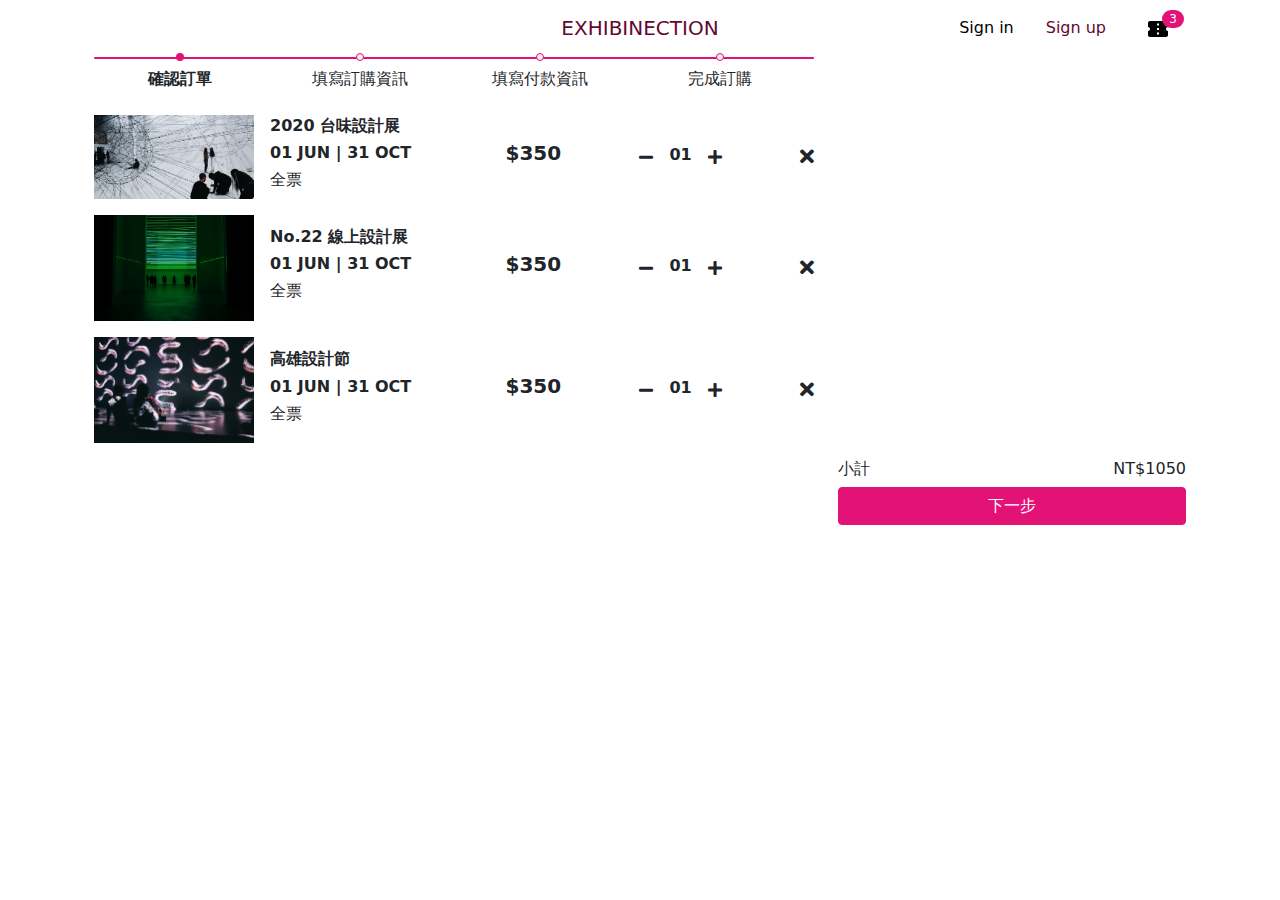
<file: checkotut1.html>
<!DOCTYPE html>
<html lang="en">

  <head>
    <meta charset="UTF-8">
    <meta name="viewport" content="width=device-width, initial-scale=1.0">
    <meta http-equiv="X-UA-Compatible" content="ie=edge">
    <title>藝術展覽購票網</title>
    <link rel="stylesheet" href="https://cdnjs.cloudflare.com/ajax/libs/font-awesome/5.13.0/css/all.min.css" />
    <link rel="stylesheet" href="https://unpkg.com/swiper/swiper-bundle.min.css"/>
    <link rel="stylesheet" href="https://cdn.jsdelivr.net/npm/bootstrap@5.0.1/dist/css/bootstrap.min.css">
    <link rel="stylesheet" href="./assets/style/bootstrap.css">
    <link rel="stylesheet" href="./assets/style/all.css">
  </head>

  <body>
    <nav class="navbar navbar-expand-lg">
      <div class="container position-relative">
        <a class="nav-link fs-4 position-absolute top-50 start-50 translate-middle" href="index.html">EXHIBINECTION</a>
        <div class="collapse navbar-collapse" id="navbarSupportedContent">
          <ul class="navbar-nav ms-auto">
            <li class="nav-item me-4">
              <a class="nav-link active" href="#">Sign in</a>
            </li>
            <li class="nav-item me-4">
              <a class="nav-link" href="#">Sign up</a>
            </li>
          </ul>
        </div>
        <a class="nav-link ms-auto position-relative" data-bs-toggle="offcanvas" href="#offcanvasExample" role="button" aria-controls="offcanvasExample"><img src="assets/images/confirmation_number_black_24dp.svg" alt="ticket"><span class="text-white">3</span></a>
      </div>
    </nav>
    <div class="offcanvas offcanvas-end bg-black" data-bs-scroll="true" tabindex="-1" id="offcanvasExample" aria-labelledby="offcanvasExampleLabel" style="width: 540px;">
      <div class="offcanvas-header text-white" >
        <h3 class="offcanvas-title" id="offcanvasExampleLabel">Cart List</h3>
        <button type="button" class="btn-close" data-bs-dismiss="offcanvas" aria-label="Close"><i class="fas fa-times text-white fs-3"></i></button>
      </div>
      <div class="offcanvas-body w-100" >
          <ul class="p-2">
            <li class="list-unstyled mb-2">
              <div class="card d-flex justify-content-center rounded p-1" style="height: 172px;">
                <div class="row h-100 d-flex">
                  <div class="col-4 p-4 position-relative">
                    <i class="fas fa-times fs-3 mx-4 position-absolute top-0 start-0"></i> 
                    <img class="m-4" style="width: 120px;height: 120px;"  src="./assets/images/alina-grubnyak-R84Oy89aNKs-unsplash.jpg" alt="eventImg">
                  </div>
                  <div class="col-4 justify-content-center align-self-center">
                    <h5 class="fw-bold">2020 台味設計展</h5>
                    <h5 class="fw-bold ">01 JUN — 31 OCT</h5>
                    <h5 class="text-gray-600">全票</h5>
                    <h5 class="fw-bold mb-0">NT$350</h5>
                  </div>
                  <div class="col-4 d-flex justify-content-center align-items-center">
                    <i class="fas fa-minus"></i>
                    <p class="card-text fw-bold fs-5 mx-4 mt-3">01</p>
                    <i class="fas fa-plus"></i>
                  </div>
                </div>
              </div>
            </li>
            <li class="list-unstyled mb-2">
              <div class="card d-flex justify-content-center rounded p-1" style="height: 172px;">
                <div class="row h-100 d-flex">
                  <div class="col-4 p-4 position-relative">
                    <i class="fas fa-times fs-3 mx-4 position-absolute top-0 start-0"></i> 
                    <img class="m-4" style="width: 120px;height: 120px;"  src="./assets/images/michel-catalisano--a0D9LpcKV8-unsplash.jpg" alt="eventImg">
                  </div>
                  <div class="col-4 justify-content-center align-self-center">
                    <h5 class="fw-bold">2020 台味設計展</h5>
                    <h5 class="fw-bold ">01 JUN — 31 OCT</h5>
                    <h5 class="text-gray-600">全票</h5>
                    <h5 class="fw-bold mb-0">NT$350</h5>
                  </div>
                  <div class="col-4 d-flex justify-content-center align-items-center">
                    <i class="fas fa-minus"></i>
                    <p class="card-text fw-bold fs-5 mx-4 mt-3">01</p>
                    <i class="fas fa-plus"></i>
                  </div>
                </div>
              </div>
            </li>
            <li class="list-unstyled mb-2 ">
              <div class="card d-flex justify-content-center rounded p-1" style="height: 172px;">
                <div class="row h-100 d-flex">
                  <div class="col-4 p-4 position-relative">
                    <i class="fas fa-times fs-3 mx-4 position-absolute top-0 start-0"></i> 
                    <img class="m-4" style="width: 120px;height: 120px;"  src="./assets/images/moralis-tsai-8xsktFRw28I-unsplash.jpg" alt="eventImg">
                  </div>
                  <div class="col-4 justify-content-center align-self-center">
                    <h5 class="fw-bold">2020 台味設計展</h5>
                    <h5 class="fw-bold ">01 JUN — 31 OCT</h5>
                    <h5 class="text-gray-600">全票</h5>
                    <h5 class="fw-bold mb-0">NT$350</h5>
                  </div>
                  <div class="col-4 d-flex justify-content-center align-items-center">
                    <i class="fas fa-minus"></i>
                    <p class="card-text fw-bold fs-5 mx-4 mt-3">01</p>
                    <i class="fas fa-plus"></i>
                  </div>
                </div>
              </div>
            </li>
          </ul>
      </div>
      <div class="d-flex justify-content-between p-4">
        <div class="d-flex">
          <h5 class="text-white">小計</h5>
          <h5 class="text-white mx-4">NT$1050</h5>         
        </div>
          <button type="button" class="btn btn-outline-primary bg-white"><a href="checkotut1.html">前往結帳</a></button>
        </div>
    </div>

    <div class="container">
  <div class="row mb-6">
    <div class="col-md-8 mb-2">
      <div class="position-relative mb-4">
        <div class="progress" style="height: 2px;">
          <div class="progress-bar bg-secondary" role="progressbar" style="width: 100%;" aria-valuenow="50" aria-valuemin="0" aria-valuemax="100"></div>
        </div>
        <div class="position-absolute top-0 start-12 translate-middle bg-secondary rounded-circle" style="width: 8px; height:8px;"></div>
        <div class="position-absolute top-0 start-37 translate-middle border border-secondary bg-light rounded-circle" style="width: 8px; height:8px;"></div>
        <div class="position-absolute top-0 start-62 translate-middle border border-secondary bg-light rounded-circle" style="width: 8px; height:8px;"></div>
        <div class="position-absolute top-0 start-87 translate-middle border border-secondary bg-light rounded-circle" style="width: 8px; height:8px;"></div>
      </div>
    </div>
    <div class="col-md-8">
      <div class="d-flex position-relative">
        <div class="position-absolute top-100 start-12 translate-middle"><h5 class="fw-bold">確認訂單</h5></div>
        <div class="position-absolute top-0 start-37 translate-middle"><h5>填寫訂購資訊</h5></div>
        <div class="position-absolute top-0 start-62 translate-middle"><h5>填寫付款資訊</h5></div>
        <div class="position-absolute top-0 start-87 translate-middle"><h5>完成訂購</h5></div>
      </div>  
    </div>
  </div>
  <div class="row">
    <div class="d-none d-md-block col-md-8">
      <ul class="p-0">
        <li class="d-flex justify-content-between mb-4" style="height: 84px;">
          <div class="d-flex">
            <img class="mr-auto" style="width: 160px;" src="./assets/images/alina-grubnyak-R84Oy89aNKs-unsplash.jpg" alt="">
            <div class="d-flex flex-column justify-content-center px-4">
              <h5 class="fw-bold">2020 台味設計展</h5>
              <h5 class="fw-bold">01 JUN | 31 OCT</h5>
              <h5 class="text-gray-500">全票</h5>
            </div>          
          </div>
          <div class="d-flex justify-content-center align-items-center">
            <h4 class="fs-4 fw-bold">$350</h4>
          </div>   
          <div class="d-flex justify-content-center align-items-center">
            <i class="fas fa-minus"></i>
            <p class="card-text fw-bold fs-5 mx-4 mt-3">01</p>
            <i class="fas fa-plus"></i>
          </div>
          <div class="d-flex justify-content-center align-items-center py-4">
            <i class="fas fa-times fs-4"></i> 
          </div>
        </li>
        <li class="d-flex justify-content-between mb-4">
            <div class="d-flex">
              <img style="width: 160px;" src="./assets/images/michel-catalisano--a0D9LpcKV8-unsplash.jpg" alt="">
              <div class="d-flex flex-column justify-content-center px-4">
                <h5 class="fw-bold">No.22 線上設計展</h5>
                <h5 class="fw-bold">01 JUN | 31 OCT</h5>
                <h5 class="text-gray-500">全票</h5>
              </div>          
            </div>
            <div class="d-flex justify-content-center align-items-center">
              <h4 class="fs-4 fw-bold">$350</h4>
            </div>   
            <div class="d-flex justify-content-center align-items-center">
              <i class="fas fa-minus"></i>
              <p class="card-text fw-bold fs-5 mx-4 mt-3">01</p>
              <i class="fas fa-plus"></i>
            </div>
            <div class="d-flex justify-content-center align-items-center py-4">
              <i class="fas fa-times fs-4"></i> 
            </div>
        </li>
        <li class="d-flex justify-content-between">
            <div class="d-flex">
              <img style="width: 160px;" src="./assets/images/moralis-tsai-8xsktFRw28I-unsplash.jpg" alt="">
              <div class="d-flex flex-column justify-content-center px-4">
                <h5 class="fw-bold">高雄設計節</h5>
                <h5 class="fw-bold">01 JUN | 31 OCT</h5>
                <h5 class="text-gray-500">全票</h5>
              </div>          
            </div>
            <div class="d-flex justify-content-center align-items-center">
              <h4 class="fs-4 fw-bold">$350</h4>
            </div>   
            <div class="d-flex justify-content-center align-items-center">
              <i class="fas fa-minus"></i>
              <p class="card-text fw-bold fs-5 mx-4 mt-3">01</p>
              <i class="fas fa-plus"></i>
            </div>
            <div class="d-flex justify-content-center align-items-center py-4">
              <i class="fas fa-times fs-4"></i> 
            </div>
        </li>
      </ul>
    </div>
    <div class="d-block d-md-none col-12">
        <ul class="p-0">
          <li class="d-flex justify-content-between h-100 mb-4">
              <div class="row" >
                <div class="col-6">
                  <img class="w-100"  src="./assets/images/alina-grubnyak-R84Oy89aNKs-unsplash.jpg" alt="">
                </div>
                <div class="col-6">
                  <div class="d-flex flex-column justify-content-center mr-auto h-100 px-4">
                    <div class="d-flex justify-content-between">
                      <h6 class="fw-bold">No.22 線上設計展</h6>
                      <i class="fas fa-times fs-4"></i> 
                    </div>
                    <h6 class="fw-bold">01 JUN | 31 OCT</h6>
                    <div class="d-flex justify-content-between">
                      <div class="d-flex">
                        <h6 class="text-dark">全票</h6> 
                        <h6 class="fw-bold">1</h6>
                      </div>
                      <h6 class="fw-bold">$350</h6>                 
                    </div>
                  </div>                  
                </div>
              </div>
          </li>
          <li class="d-flex justify-content-between h-100 mb-4">
              <div class="row" >
                <div class="col-6">
                  <img class="w-100"  src="./assets/images/michel-catalisano--a0D9LpcKV8-unsplash.jpg" alt="">
                </div>
                <div class="col-6">
                  <div class="d-flex flex-column justify-content-center mr-auto h-100 px-4">
                    <div class="d-flex justify-content-between">
                      <h6 class="fw-bold">No.22 線上設計展</h6>
                      <i class="fas fa-times fs-4"></i> 
                    </div>
                    <h6 class="fw-bold">01 JUN | 31 OCT</h6>
                    <div class="d-flex justify-content-between">
                      <div class="d-flex">
                        <h6 class="text-dark">全票</h6> 
                        <h6 class="fw-bold">1</h6>
                      </div>
                      <h6 class="fw-bold">$350</h6>                 
                    </div>
                  </div>                  
                </div>
              </div>
          </li>
          <li class="d-flex justify-content-between h-100 mb-4">
              <div class="row" >
                <div class="col-6">
                  <img class="w-100"  src="./assets/images/moralis-tsai-8xsktFRw28I-unsplash.jpg" alt="">
                </div>
                <div class="col-6">
                  <div class="d-flex flex-column justify-content-center mr-auto h-100 px-4">
                    <div class="d-flex justify-content-between">
                      <h6 class="fw-bold">No.22 線上設計展</h6>
                      <i class="fas fa-times fs-4"></i> 
                    </div>
                    <h6 class="fw-bold">01 JUN | 31 OCT</h6>
                    <div class="d-flex justify-content-between">
                      <div class="d-flex">
                        <h6 class="text-dark">全票</h6> 
                        <h6 class="fw-bold">1</h6>
                      </div>
                      <h6 class="fw-bold">$350</h6>                 
                    </div>
                  </div>                  
                </div>
              </div>
          </li>
        </ul>
    </div>
  </div>
  <div class="row">
    <div class="col-6 col-md-4 offset-6 offset-md-8">
      <div class="d-flex justify-content-between fw-bold">
        <h5>小計</h5>
        <h5>NT$1050</h5>
      </div>
      <button type="button" class="btn btn-secondary w-100"><a class="text-white" href="checkotut2.html">下一步</a></button>
    </div>
  </div>
</div>



    <script src="https://unpkg.com/swiper/swiper-bundle.min.js"></script>
    <script src="./assets/js/vendors.js"></script>
    <script src="./assets/js/all.js"></script>
    <link rel="stylesheet" href="https://unpkg.com/aos@next/dist/aos.css" />
    <script src="https://unpkg.com/aos@next/dist/aos.js"></script>
    <script>
     AOS.init({
    // Global settings:
    disable: false, // accepts following values: 'phone', 'tablet', 'mobile', boolean, expression or function
    startEvent: 'DOMContentLoaded', // name of the event dispatched on the document, that AOS should initialize on
    initClassName: 'aos-init', // class applied after initialization
    animatedClassName: 'aos-animate', // class applied on animation
    useClassNames: false, // if true, will add content of `data-aos` as classes on scroll
    disableMutationObserver: false, // disables automatic mutations' detections (advanced)
    debounceDelay: 50, // the delay on debounce used while resizing window (advanced)
    throttleDelay: 99, // the delay on throttle used while scrolling the page (advanced)
    
  
    // Settings that can be overridden on per-element basis, by `data-aos-*` attributes:
    offset: 120, // offset (in px) from the original trigger point
    delay: 0, // values from 0 to 3000, with step 50ms
    duration: 800, // values from 0 to 3000, with step 50ms
    easing: 'ease', // default easing for AOS animations
    once: false, // whether animation should happen only once - while scrolling down
    mirror: false, // whether elements should animate out while scrolling past them
    anchorPlacement: 'top-bottom', // defines which position of the element regarding to window should trigger the animation
  
  });
    </script>
  </body>

</html>
</file>
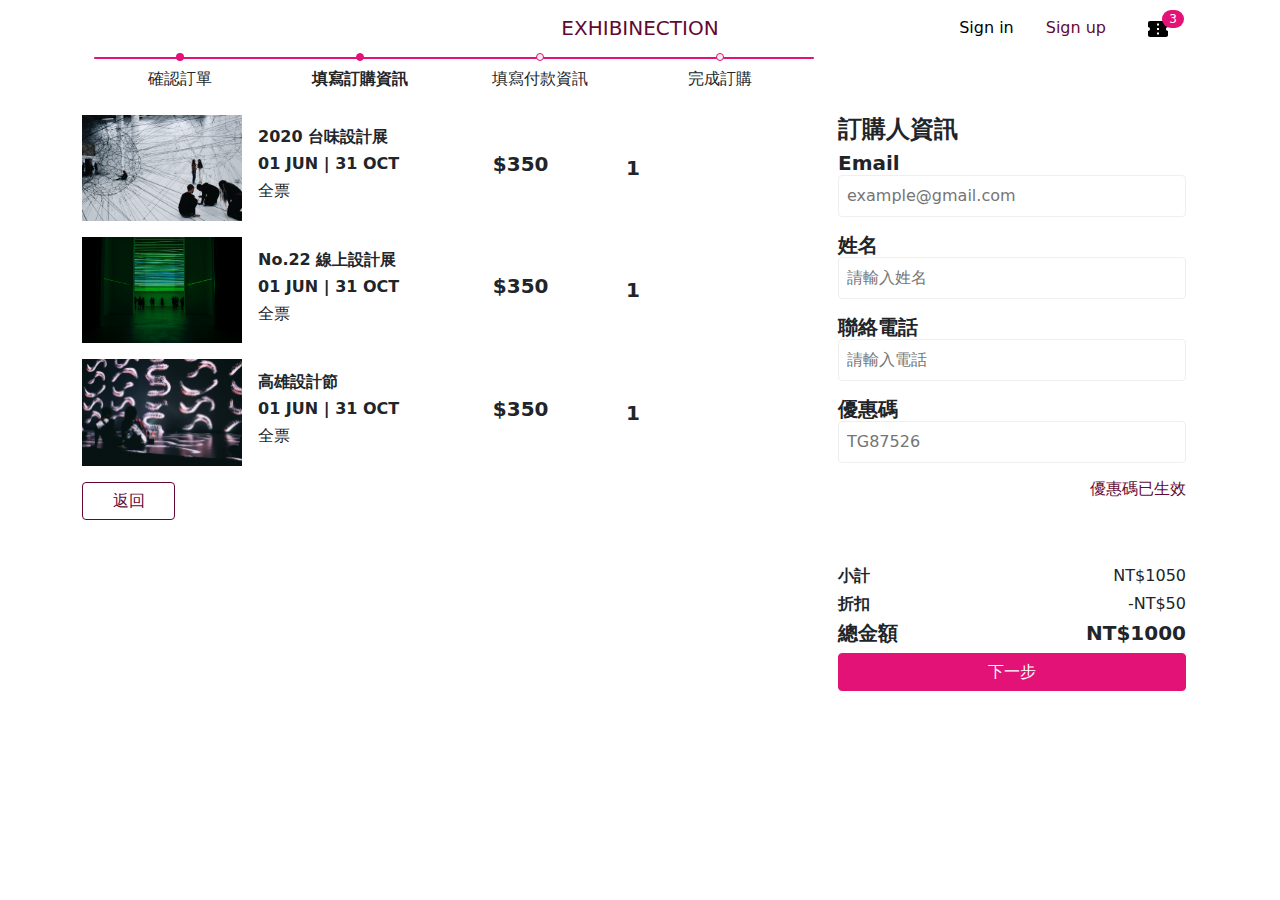
<file: checkotut2.html>
<!DOCTYPE html>
<html lang="en">

  <head>
    <meta charset="UTF-8">
    <meta name="viewport" content="width=device-width, initial-scale=1.0">
    <meta http-equiv="X-UA-Compatible" content="ie=edge">
    <title>藝術展覽購票網</title>
    <link rel="stylesheet" href="https://cdnjs.cloudflare.com/ajax/libs/font-awesome/5.13.0/css/all.min.css" />
    <link rel="stylesheet" href="https://unpkg.com/swiper/swiper-bundle.min.css"/>
    <link rel="stylesheet" href="https://cdn.jsdelivr.net/npm/bootstrap@5.0.1/dist/css/bootstrap.min.css">
    <link rel="stylesheet" href="./assets/style/bootstrap.css">
    <link rel="stylesheet" href="./assets/style/all.css">
  </head>

  <body>
    <nav class="navbar navbar-expand-lg">
      <div class="container position-relative">
        <a class="nav-link fs-4 position-absolute top-50 start-50 translate-middle" href="index.html">EXHIBINECTION</a>
        <div class="collapse navbar-collapse" id="navbarSupportedContent">
          <ul class="navbar-nav ms-auto">
            <li class="nav-item me-4">
              <a class="nav-link active" href="#">Sign in</a>
            </li>
            <li class="nav-item me-4">
              <a class="nav-link" href="#">Sign up</a>
            </li>
          </ul>
        </div>
        <a class="nav-link ms-auto position-relative" data-bs-toggle="offcanvas" href="#offcanvasExample" role="button" aria-controls="offcanvasExample"><img src="assets/images/confirmation_number_black_24dp.svg" alt="ticket"><span class="text-white">3</span></a>
      </div>
    </nav>
    <div class="offcanvas offcanvas-end bg-black" data-bs-scroll="true" tabindex="-1" id="offcanvasExample" aria-labelledby="offcanvasExampleLabel" style="width: 540px;">
      <div class="offcanvas-header text-white" >
        <h3 class="offcanvas-title" id="offcanvasExampleLabel">Cart List</h3>
        <button type="button" class="btn-close" data-bs-dismiss="offcanvas" aria-label="Close"><i class="fas fa-times text-white fs-3"></i></button>
      </div>
      <div class="offcanvas-body w-100" >
          <ul class="p-2">
            <li class="list-unstyled mb-2">
              <div class="card d-flex justify-content-center rounded p-1" style="height: 172px;">
                <div class="row h-100 d-flex">
                  <div class="col-4 p-4 position-relative">
                    <i class="fas fa-times fs-3 mx-4 position-absolute top-0 start-0"></i> 
                    <img class="m-4" style="width: 120px;height: 120px;"  src="./assets/images/alina-grubnyak-R84Oy89aNKs-unsplash.jpg" alt="eventImg">
                  </div>
                  <div class="col-4 justify-content-center align-self-center">
                    <h5 class="fw-bold">2020 台味設計展</h5>
                    <h5 class="fw-bold ">01 JUN — 31 OCT</h5>
                    <h5 class="text-gray-600">全票</h5>
                    <h5 class="fw-bold mb-0">NT$350</h5>
                  </div>
                  <div class="col-4 d-flex justify-content-center align-items-center">
                    <i class="fas fa-minus"></i>
                    <p class="card-text fw-bold fs-5 mx-4 mt-3">01</p>
                    <i class="fas fa-plus"></i>
                  </div>
                </div>
              </div>
            </li>
            <li class="list-unstyled mb-2">
              <div class="card d-flex justify-content-center rounded p-1" style="height: 172px;">
                <div class="row h-100 d-flex">
                  <div class="col-4 p-4 position-relative">
                    <i class="fas fa-times fs-3 mx-4 position-absolute top-0 start-0"></i> 
                    <img class="m-4" style="width: 120px;height: 120px;"  src="./assets/images/michel-catalisano--a0D9LpcKV8-unsplash.jpg" alt="eventImg">
                  </div>
                  <div class="col-4 justify-content-center align-self-center">
                    <h5 class="fw-bold">2020 台味設計展</h5>
                    <h5 class="fw-bold ">01 JUN — 31 OCT</h5>
                    <h5 class="text-gray-600">全票</h5>
                    <h5 class="fw-bold mb-0">NT$350</h5>
                  </div>
                  <div class="col-4 d-flex justify-content-center align-items-center">
                    <i class="fas fa-minus"></i>
                    <p class="card-text fw-bold fs-5 mx-4 mt-3">01</p>
                    <i class="fas fa-plus"></i>
                  </div>
                </div>
              </div>
            </li>
            <li class="list-unstyled mb-2 ">
              <div class="card d-flex justify-content-center rounded p-1" style="height: 172px;">
                <div class="row h-100 d-flex">
                  <div class="col-4 p-4 position-relative">
                    <i class="fas fa-times fs-3 mx-4 position-absolute top-0 start-0"></i> 
                    <img class="m-4" style="width: 120px;height: 120px;"  src="./assets/images/moralis-tsai-8xsktFRw28I-unsplash.jpg" alt="eventImg">
                  </div>
                  <div class="col-4 justify-content-center align-self-center">
                    <h5 class="fw-bold">2020 台味設計展</h5>
                    <h5 class="fw-bold ">01 JUN — 31 OCT</h5>
                    <h5 class="text-gray-600">全票</h5>
                    <h5 class="fw-bold mb-0">NT$350</h5>
                  </div>
                  <div class="col-4 d-flex justify-content-center align-items-center">
                    <i class="fas fa-minus"></i>
                    <p class="card-text fw-bold fs-5 mx-4 mt-3">01</p>
                    <i class="fas fa-plus"></i>
                  </div>
                </div>
              </div>
            </li>
          </ul>
      </div>
      <div class="d-flex justify-content-between p-4">
        <div class="d-flex">
          <h5 class="text-white">小計</h5>
          <h5 class="text-white mx-4">NT$1050</h5>         
        </div>
          <button type="button" class="btn btn-outline-primary bg-white"><a href="checkotut1.html">前往結帳</a></button>
        </div>
    </div>

    <div class="container">
  <div class="row mb-6">
    <div class="col-md-8 mb-2">
      <div class="position-relative mb-4">
        <div class="progress" style="height: 2px;">
          <div class="progress-bar bg-secondary" role="progressbar" style="width: 100%;" aria-valuenow="50" aria-valuemin="0" aria-valuemax="100"></div>
        </div>
        <div class="position-absolute top-0 start-12 translate-middle bg-secondary rounded-circle" style="width: 8px; height:8px;"></div>
        <div class="position-absolute top-0 start-37 translate-middle border border-secondary bg-secondary rounded-circle" style="width: 8px; height:8px;"></div>
        <div class="position-absolute top-0 start-62 translate-middle border border-secondary bg-light rounded-circle" style="width: 8px; height:8px;"></div>
        <div class="position-absolute top-0 start-87 translate-middle border border-secondary bg-light rounded-circle" style="width: 8px; height:8px;"></div>
      </div>
    </div>
    <div class="col-md-8 ">
      <div class="d-flex position-relative">
        <div class="position-absolute top-100 start-12 translate-middle"><h5>確認訂單</h5></div>
        <div class="position-absolute top-0 start-37 translate-middle"><h5 class="fw-bold">填寫訂購資訊</h5></div>
        <div class="position-absolute top-0 start-62 translate-middle"><h5>填寫付款資訊</h5></div>
        <div class="position-absolute top-0 start-87 translate-middle"><h5>完成訂購</h5></div>
      </div>  
    </div>
  </div>
  <div class="row">
    <div class="d-none d-md-block col-md-6 p-0 d-flex flex-column justify-content-between">
      <ul class="p-0">
        <li class="d-flex justify-content-between mb-4">
          <div class="d-flex">
            <img style="width: 160px;" src="./assets/images/alina-grubnyak-R84Oy89aNKs-unsplash.jpg" alt="">
            <div class="d-flex flex-column justify-content-center px-4">
              <h5 class="fw-bold">2020 台味設計展</h5>
              <h5 class="fw-bold">01 JUN | 31 OCT</h5>
              <h5 class="text-gray-500">全票</h5>
            </div>          
          </div>
          <div class="d-flex justify-content-center align-items-center">
            <h4 class="fs-4 fw-bold">$350</h4>
          </div>   
          <div class="d-flex justify-content-center align-items-center">
            <p class="card-text fw-bold fs-4">1</p>
          </div>
        </li>
        <li class="d-flex justify-content-between mb-4">
            <div class="d-flex">
              <img style="width: 160px;" src="./assets/images/michel-catalisano--a0D9LpcKV8-unsplash.jpg" alt="">
              <div class="d-flex flex-column justify-content-center px-4">
                <h5 class="fw-bold">No.22 線上設計展</h5>
                <h5 class="fw-bold">01 JUN | 31 OCT</h5>
                <h5 class="text-gray-500">全票</h5>
              </div>          
            </div>
            <div class="d-flex justify-content-center align-items-center">
              <h4 class="fs-4 fw-bold">$350</h4>
            </div>   
            <div class="d-flex justify-content-center align-items-center">
              <p class="card-text fw-bold fs-4">1</p>
            </div>
        </li>
        <li class="d-flex justify-content-between">
            <div class="d-flex">
              <img style="width: 160px;" src="./assets/images/moralis-tsai-8xsktFRw28I-unsplash.jpg" alt="">
              <div class="d-flex flex-column justify-content-center px-4">
                <h5 class="fw-bold">高雄設計節</h5>
                <h5 class="fw-bold">01 JUN | 31 OCT</h5>
                <h5 class="text-gray-500">全票</h5>
              </div>          
            </div>
            <div class="d-flex justify-content-center align-items-center">
              <h4 class="fs-4 fw-bold">$350</h4>
            </div>   
            <div class="d-flex justify-content-center align-items-center">
              <p class="card-text fw-bold fs-4">1</p>
            </div>
        </li>
      </ul>
      <button type="button" class="btn btn-outline-primary d-none d-md-block col-md-2 "><a href="checkotut1.html">返回</a></button>
    </div>
    <div class="col-md-4 offset-md-2">
      <h3 class="fw-bold">訂購人資訊</h3>
      <div class="d-flex flex-column check-form ">
        <label for=""><h4 class="fw-bold mb-0">Email</h4></label>
        <input type="text" placeholder="example@gmail.com" class="border border-light rounded p-2 mb-4">
        <label for=""><h4 class="fw-bold mb-0">姓名</h4></label>
        <input type="text" placeholder="請輸入姓名" class="border border-light rounded p-2 mb-4">
        <label for=""><h4 class="fw-bold mb-0">聯絡電話</h4></label>
        <input type="text" placeholder="請輸入電話" class="border border-light rounded p-2 mb-4">
        <label for=""><h4 class="fw-bold mb-0">優惠碼</h4></label>
        <input type="text" placeholder="TG87526" class="border border-light rounded p-2 mb-4">
        <h5 class="text-primary text-end">優惠碼已生效</h5>
      </div>
      <div class="d-flex justify-content-between mt-8">
        <h5 class="fs-5 fw-bold">小計</h5>
        <h5>NT$1050</h5>
      </div>
      <div class="d-flex justify-content-between">
        <h5 class="fs-5 fw-bold">折扣</h5>
        <h5>-NT$50</h5>
      </div>
      <div class="d-flex justify-content-between">
          <h4 class="fs-4 fw-bold">總金額</h4>
          <h4 class="fs-4 fw-bold">NT$1000</h4>
      </div>
      <div class="d-block d-md-none col-12">
          <ul class="p-0">
            <li class="d-flex justify-content-between h-100 mb-4">
                <div class="row" >
                  <div class="col-6">
                    <img class="w-100"  src="./assets/images/alina-grubnyak-R84Oy89aNKs-unsplash.jpg" alt="">
                  </div>
                  <div class="col-6">
                    <div class="d-flex flex-column justify-content-center mr-auto h-100 px-4">
                      <div class="d-flex justify-content-between">
                        <h6 class="fw-bold">No.22 線上設計展</h6>
                        <i class="fas fa-times fs-4"></i> 
                      </div>
                      <h6 class="fw-bold">01 JUN | 31 OCT</h6>
                      <div class="d-flex justify-content-between">
                        <div class="d-flex">
                          <h6 class="text-dark">全票</h6> 
                          <h6 class="fw-bold">1</h6>
                        </div>
                        <h6 class="fw-bold">$350</h6>                 
                      </div>
                    </div>                  
                  </div>
                </div>
            </li>
            <li class="d-flex justify-content-between h-100 mb-4">
                <div class="row" >
                  <div class="col-6">
                    <img class="w-100"  src="./assets/images/michel-catalisano--a0D9LpcKV8-unsplash.jpg" alt="">
                  </div>
                  <div class="col-6">
                    <div class="d-flex flex-column justify-content-center mr-auto h-100 px-4">
                      <div class="d-flex justify-content-between">
                        <h6 class="fw-bold">No.22 線上設計展</h6>
                        <i class="fas fa-times fs-4"></i> 
                      </div>
                      <h6 class="fw-bold">01 JUN | 31 OCT</h6>
                      <div class="d-flex justify-content-between">
                        <div class="d-flex">
                          <h6 class="text-dark">全票</h6> 
                          <h6 class="fw-bold">1</h6>
                        </div>
                        <h6 class="fw-bold">$350</h6>                 
                      </div>
                    </div>                  
                  </div>
                </div>
            </li>
            <li class="d-flex justify-content-between h-100 mb-4">
                <div class="row" >
                  <div class="col-6">
                    <img class="w-100"  src="./assets/images/moralis-tsai-8xsktFRw28I-unsplash.jpg" alt="">
                  </div>
                  <div class="col-6">
                    <div class="d-flex flex-column justify-content-center mr-auto h-100 px-4">
                      <div class="d-flex justify-content-between">
                        <h6 class="fw-bold">No.22 線上設計展</h6>
                        <i class="fas fa-times fs-4"></i> 
                      </div>
                      <h6 class="fw-bold">01 JUN | 31 OCT</h6>
                      <div class="d-flex justify-content-between">
                        <div class="d-flex">
                          <h6 class="text-dark">全票</h6> 
                          <h6 class="fw-bold">1</h6>
                        </div>
                        <h6 class="fw-bold">$350</h6>                 
                      </div>
                    </div>                  
                  </div>
                </div>
            </li>
          </ul>
      </div>
      <button type="button" class="btn btn-secondary d-none d-md-block w-100"><a class="text-white" href="checkotut3.html">下一步</a></button>
    </div>
    <div class="row d-block d-md-none mt-4">
      <div class="col-12">
        <div class="d-flex w-100">
          <button type="button" class="btn btn-outline-primary px-2 me-2 w-100">返回</button>
          <button type="button" class="btn btn-secondary px-2 me-2 w-100">下一步</button>
        </div>
      </div>
    </div>



    <script src="https://unpkg.com/swiper/swiper-bundle.min.js"></script>
    <script src="./assets/js/vendors.js"></script>
    <script src="./assets/js/all.js"></script>
    <link rel="stylesheet" href="https://unpkg.com/aos@next/dist/aos.css" />
    <script src="https://unpkg.com/aos@next/dist/aos.js"></script>
    <script>
     AOS.init({
    // Global settings:
    disable: false, // accepts following values: 'phone', 'tablet', 'mobile', boolean, expression or function
    startEvent: 'DOMContentLoaded', // name of the event dispatched on the document, that AOS should initialize on
    initClassName: 'aos-init', // class applied after initialization
    animatedClassName: 'aos-animate', // class applied on animation
    useClassNames: false, // if true, will add content of `data-aos` as classes on scroll
    disableMutationObserver: false, // disables automatic mutations' detections (advanced)
    debounceDelay: 50, // the delay on debounce used while resizing window (advanced)
    throttleDelay: 99, // the delay on throttle used while scrolling the page (advanced)
    
  
    // Settings that can be overridden on per-element basis, by `data-aos-*` attributes:
    offset: 120, // offset (in px) from the original trigger point
    delay: 0, // values from 0 to 3000, with step 50ms
    duration: 800, // values from 0 to 3000, with step 50ms
    easing: 'ease', // default easing for AOS animations
    once: false, // whether animation should happen only once - while scrolling down
    mirror: false, // whether elements should animate out while scrolling past them
    anchorPlacement: 'top-bottom', // defines which position of the element regarding to window should trigger the animation
  
  });
    </script>
  </body>

</html>
</file>
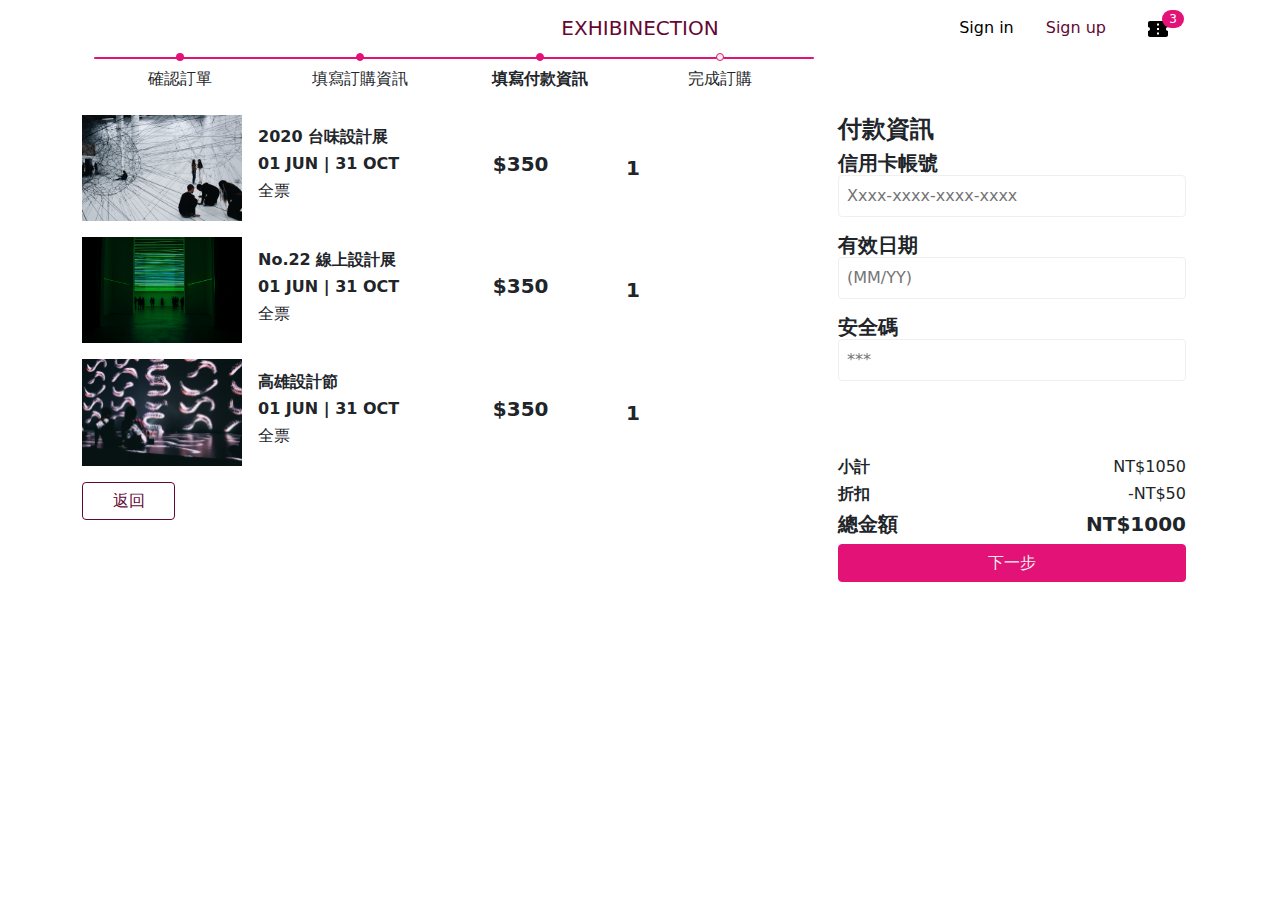
<file: checkotut3.html>
<!DOCTYPE html>
<html lang="en">

  <head>
    <meta charset="UTF-8">
    <meta name="viewport" content="width=device-width, initial-scale=1.0">
    <meta http-equiv="X-UA-Compatible" content="ie=edge">
    <title>藝術展覽購票網</title>
    <link rel="stylesheet" href="https://cdnjs.cloudflare.com/ajax/libs/font-awesome/5.13.0/css/all.min.css" />
    <link rel="stylesheet" href="https://unpkg.com/swiper/swiper-bundle.min.css"/>
    <link rel="stylesheet" href="https://cdn.jsdelivr.net/npm/bootstrap@5.0.1/dist/css/bootstrap.min.css">
    <link rel="stylesheet" href="./assets/style/bootstrap.css">
    <link rel="stylesheet" href="./assets/style/all.css">
  </head>

  <body>
    <nav class="navbar navbar-expand-lg">
      <div class="container position-relative">
        <a class="nav-link fs-4 position-absolute top-50 start-50 translate-middle" href="index.html">EXHIBINECTION</a>
        <div class="collapse navbar-collapse" id="navbarSupportedContent">
          <ul class="navbar-nav ms-auto">
            <li class="nav-item me-4">
              <a class="nav-link active" href="#">Sign in</a>
            </li>
            <li class="nav-item me-4">
              <a class="nav-link" href="#">Sign up</a>
            </li>
          </ul>
        </div>
        <a class="nav-link ms-auto position-relative" data-bs-toggle="offcanvas" href="#offcanvasExample" role="button" aria-controls="offcanvasExample"><img src="assets/images/confirmation_number_black_24dp.svg" alt="ticket"><span class="text-white">3</span></a>
      </div>
    </nav>
    <div class="offcanvas offcanvas-end bg-black" data-bs-scroll="true" tabindex="-1" id="offcanvasExample" aria-labelledby="offcanvasExampleLabel" style="width: 540px;">
      <div class="offcanvas-header text-white" >
        <h3 class="offcanvas-title" id="offcanvasExampleLabel">Cart List</h3>
        <button type="button" class="btn-close" data-bs-dismiss="offcanvas" aria-label="Close"><i class="fas fa-times text-white fs-3"></i></button>
      </div>
      <div class="offcanvas-body w-100" >
          <ul class="p-2">
            <li class="list-unstyled mb-2">
              <div class="card d-flex justify-content-center rounded p-1" style="height: 172px;">
                <div class="row h-100 d-flex">
                  <div class="col-4 p-4 position-relative">
                    <i class="fas fa-times fs-3 mx-4 position-absolute top-0 start-0"></i> 
                    <img class="m-4" style="width: 120px;height: 120px;"  src="./assets/images/alina-grubnyak-R84Oy89aNKs-unsplash.jpg" alt="eventImg">
                  </div>
                  <div class="col-4 justify-content-center align-self-center">
                    <h5 class="fw-bold">2020 台味設計展</h5>
                    <h5 class="fw-bold ">01 JUN — 31 OCT</h5>
                    <h5 class="text-gray-600">全票</h5>
                    <h5 class="fw-bold mb-0">NT$350</h5>
                  </div>
                  <div class="col-4 d-flex justify-content-center align-items-center">
                    <i class="fas fa-minus"></i>
                    <p class="card-text fw-bold fs-5 mx-4 mt-3">01</p>
                    <i class="fas fa-plus"></i>
                  </div>
                </div>
              </div>
            </li>
            <li class="list-unstyled mb-2">
              <div class="card d-flex justify-content-center rounded p-1" style="height: 172px;">
                <div class="row h-100 d-flex">
                  <div class="col-4 p-4 position-relative">
                    <i class="fas fa-times fs-3 mx-4 position-absolute top-0 start-0"></i> 
                    <img class="m-4" style="width: 120px;height: 120px;"  src="./assets/images/michel-catalisano--a0D9LpcKV8-unsplash.jpg" alt="eventImg">
                  </div>
                  <div class="col-4 justify-content-center align-self-center">
                    <h5 class="fw-bold">2020 台味設計展</h5>
                    <h5 class="fw-bold ">01 JUN — 31 OCT</h5>
                    <h5 class="text-gray-600">全票</h5>
                    <h5 class="fw-bold mb-0">NT$350</h5>
                  </div>
                  <div class="col-4 d-flex justify-content-center align-items-center">
                    <i class="fas fa-minus"></i>
                    <p class="card-text fw-bold fs-5 mx-4 mt-3">01</p>
                    <i class="fas fa-plus"></i>
                  </div>
                </div>
              </div>
            </li>
            <li class="list-unstyled mb-2 ">
              <div class="card d-flex justify-content-center rounded p-1" style="height: 172px;">
                <div class="row h-100 d-flex">
                  <div class="col-4 p-4 position-relative">
                    <i class="fas fa-times fs-3 mx-4 position-absolute top-0 start-0"></i> 
                    <img class="m-4" style="width: 120px;height: 120px;"  src="./assets/images/moralis-tsai-8xsktFRw28I-unsplash.jpg" alt="eventImg">
                  </div>
                  <div class="col-4 justify-content-center align-self-center">
                    <h5 class="fw-bold">2020 台味設計展</h5>
                    <h5 class="fw-bold ">01 JUN — 31 OCT</h5>
                    <h5 class="text-gray-600">全票</h5>
                    <h5 class="fw-bold mb-0">NT$350</h5>
                  </div>
                  <div class="col-4 d-flex justify-content-center align-items-center">
                    <i class="fas fa-minus"></i>
                    <p class="card-text fw-bold fs-5 mx-4 mt-3">01</p>
                    <i class="fas fa-plus"></i>
                  </div>
                </div>
              </div>
            </li>
          </ul>
      </div>
      <div class="d-flex justify-content-between p-4">
        <div class="d-flex">
          <h5 class="text-white">小計</h5>
          <h5 class="text-white mx-4">NT$1050</h5>         
        </div>
          <button type="button" class="btn btn-outline-primary bg-white"><a href="checkotut1.html">前往結帳</a></button>
        </div>
    </div>

    <div class="container">
  <div class="row mb-6">
    <div class="col-md-8 mb-2">
      <div class="position-relative mb-4">
        <div class="progress" style="height: 2px;">
          <div class="progress-bar bg-secondary" role="progressbar" style="width: 100%;" aria-valuenow="50" aria-valuemin="0" aria-valuemax="100"></div>
        </div>
        <div class="position-absolute top-0 start-12 translate-middle bg-secondary rounded-circle" style="width: 8px; height:8px;"></div>
        <div class="position-absolute top-0 start-37 translate-middle border border-secondary bg-secondary rounded-circle" style="width: 8px; height:8px;"></div>
        <div class="position-absolute top-0 start-62 translate-middle border border-secondary bg-secondary rounded-circle" style="width: 8px; height:8px;"></div>
        <div class="position-absolute top-0 start-87 translate-middle border border-secondary bg-light rounded-circle" style="width: 8px; height:8px;"></div>
      </div>
    </div>
    <div class="col-md-8 ">
      <div class="d-flex position-relative">
        <div class="position-absolute top-100 start-12 translate-middle"><h5>確認訂單</h5></div>
        <div class="position-absolute top-0 start-37 translate-middle"><h5>填寫訂購資訊</h5></div>
        <div class="position-absolute top-0 start-62 translate-middle"><h5 class="fw-bold">填寫付款資訊</h5></div>
        <div class="position-absolute top-0 start-87 translate-middle"><h5>完成訂購</h5></div>
      </div>  
    </div>
  </div>
  <div class="row">
    <div class="d-none d-md-block col-md-6 p-0 d-flex flex-column justify-content-between">
      <ul class="p-0">
        <li class="d-flex justify-content-between mb-4">
          <div class="d-flex">
            <img style="width: 160px;" src="./assets/images/alina-grubnyak-R84Oy89aNKs-unsplash.jpg" alt="">
            <div class="d-flex flex-column justify-content-center px-4">
              <h5 class="fw-bold">2020 台味設計展</h5>
              <h5 class="fw-bold">01 JUN | 31 OCT</h5>
              <h5 class="text-gray-500">全票</h5>
            </div>          
          </div>
          <div class="d-flex justify-content-center align-items-center">
            <h4 class="fs-4 fw-bold">$350</h4>
          </div>   
          <div class="d-flex justify-content-center align-items-center">
            <p class="card-text fw-bold fs-4">1</p>
          </div>
        </li>
        <li class="d-flex justify-content-between mb-4">
            <div class="d-flex">
              <img style="width: 160px;" src="./assets/images/michel-catalisano--a0D9LpcKV8-unsplash.jpg" alt="">
              <div class="d-flex flex-column justify-content-center px-4">
                <h5 class="fw-bold">No.22 線上設計展</h5>
                <h5 class="fw-bold">01 JUN | 31 OCT</h5>
                <h5 class="text-gray-500">全票</h5>
              </div>          
            </div>
            <div class="d-flex justify-content-center align-items-center">
              <h4 class="fs-4 fw-bold">$350</h4>
            </div>   
            <div class="d-flex justify-content-center align-items-center">
              <p class="card-text fw-bold fs-4">1</p>
            </div>
        </li>
        <li class="d-flex justify-content-between">
            <div class="d-flex">
              <img style="width: 160px;" src="./assets/images/moralis-tsai-8xsktFRw28I-unsplash.jpg" alt="">
              <div class="d-flex flex-column justify-content-center px-4">
                <h5 class="fw-bold">高雄設計節</h5>
                <h5 class="fw-bold">01 JUN | 31 OCT</h5>
                <h5 class="text-gray-500">全票</h5>
              </div>          
            </div>
            <div class="d-flex justify-content-center align-items-center">
              <h4 class="fs-4 fw-bold">$350</h4>
            </div>   
            <div class="d-flex justify-content-center align-items-center">
              <p class="card-text fw-bold fs-4">1</p>
            </div>
        </li>
      </ul>
      <button type="button" class="btn btn-outline-primary col-2"><a href="checkotut2.html">返回</a></button>
    </div>
    <div class="col-md-4 offset-md-2">
      <h3 class="fw-bold">付款資訊</h3>
      <div class="d-flex flex-column check-form ">
        <label for=""><h4 class="fw-bold mb-0">信用卡帳號</h4></label>
        <input type="text" placeholder="Xxxx-xxxx-xxxx-xxxx" class="border border-light rounded p-2 mb-4">
        <label for=""><h4 class="fw-bold mb-0">有效日期</h4></label>
        <input type="text" placeholder="(MM/YY)" class="border border-light rounded p-2 mb-4">
        <label for=""><h4 class="fw-bold mb-0">安全碼</h4></label>
        <input type="text" placeholder="***" class="border border-light rounded p-2 mb-4">
      </div>
      <div class="d-flex justify-content-between mt-8">
        <h5 class="fs-5 fw-bold">小計</h5>
        <h5>NT$1050</h5>
      </div>
      <div class="d-flex justify-content-between">
        <h5 class="fs-5 fw-bold">折扣</h5>
        <h5>-NT$50</h5>
      </div>
      <div class="d-flex justify-content-between">
          <h4 class="fs-4 fw-bold">總金額</h4>
          <h4 class="fs-4 fw-bold">NT$1000</h4>
      </div>
      <div class="d-block d-md-none col-12">
          <ul class="p-0">
            <li class="d-flex justify-content-between h-100 mb-4">
                <div class="row" >
                  <div class="col-6">
                    <img class="w-100"  src="./assets/images/alina-grubnyak-R84Oy89aNKs-unsplash.jpg" alt="">
                  </div>
                  <div class="col-6">
                    <div class="d-flex flex-column justify-content-center mr-auto h-100 px-4">
                      <div class="d-flex justify-content-between">
                        <h6 class="fw-bold">No.22 線上設計展</h6>
                        <i class="fas fa-times fs-4"></i> 
                      </div>
                      <h6 class="fw-bold">01 JUN | 31 OCT</h6>
                      <div class="d-flex justify-content-between">
                        <div class="d-flex">
                          <h6 class="text-dark">全票</h6> 
                          <h6 class="fw-bold">1</h6>
                        </div>
                        <h6 class="fw-bold">$350</h6>                 
                      </div>
                    </div>                  
                  </div>
                </div>
            </li>
            <li class="d-flex justify-content-between h-100 mb-4">
                <div class="row" >
                  <div class="col-6">
                    <img class="w-100"  src="./assets/images/michel-catalisano--a0D9LpcKV8-unsplash.jpg" alt="">
                  </div>
                  <div class="col-6">
                    <div class="d-flex flex-column justify-content-center mr-auto h-100 px-4">
                      <div class="d-flex justify-content-between">
                        <h6 class="fw-bold">No.22 線上設計展</h6>
                        <i class="fas fa-times fs-4"></i> 
                      </div>
                      <h6 class="fw-bold">01 JUN | 31 OCT</h6>
                      <div class="d-flex justify-content-between">
                        <div class="d-flex">
                          <h6 class="text-dark">全票</h6> 
                          <h6 class="fw-bold">1</h6>
                        </div>
                        <h6 class="fw-bold">$350</h6>                 
                      </div>
                    </div>                  
                  </div>
                </div>
            </li>
            <li class="d-flex justify-content-between h-100 mb-4">
                <div class="row" >
                  <div class="col-6">
                    <img class="w-100"  src="./assets/images/moralis-tsai-8xsktFRw28I-unsplash.jpg" alt="">
                  </div>
                  <div class="col-6">
                    <div class="d-flex flex-column justify-content-center mr-auto h-100 px-4">
                      <div class="d-flex justify-content-between">
                        <h6 class="fw-bold">No.22 線上設計展</h6>
                        <i class="fas fa-times fs-4"></i> 
                      </div>
                      <h6 class="fw-bold">01 JUN | 31 OCT</h6>
                      <div class="d-flex justify-content-between">
                        <div class="d-flex">
                          <h6 class="text-dark">全票</h6> 
                          <h6 class="fw-bold">1</h6>
                        </div>
                        <h6 class="fw-bold">$350</h6>                 
                      </div>
                    </div>                  
                  </div>
                </div>
            </li>
          </ul>
      </div>
      <button type="button" class="d-none d-md-block btn btn-secondary w-100"><a href="checkotut4.html">下一步</a></button>
      <div class="row d-block d-md-none mt-4">
          <div class="col-12">
            <div class="d-flex w-100">
              <button type="button" class="btn btn-outline-primary px-2 me-2 w-100">返回</button>
              <button type="button" class="btn btn-secondary px-2 me-2 w-100">下一步</button>
            </div>
          </div>
        </div>
    </div>
  </div>



    <script src="https://unpkg.com/swiper/swiper-bundle.min.js"></script>
    <script src="./assets/js/vendors.js"></script>
    <script src="./assets/js/all.js"></script>
    <link rel="stylesheet" href="https://unpkg.com/aos@next/dist/aos.css" />
    <script src="https://unpkg.com/aos@next/dist/aos.js"></script>
    <script>
     AOS.init({
    // Global settings:
    disable: false, // accepts following values: 'phone', 'tablet', 'mobile', boolean, expression or function
    startEvent: 'DOMContentLoaded', // name of the event dispatched on the document, that AOS should initialize on
    initClassName: 'aos-init', // class applied after initialization
    animatedClassName: 'aos-animate', // class applied on animation
    useClassNames: false, // if true, will add content of `data-aos` as classes on scroll
    disableMutationObserver: false, // disables automatic mutations' detections (advanced)
    debounceDelay: 50, // the delay on debounce used while resizing window (advanced)
    throttleDelay: 99, // the delay on throttle used while scrolling the page (advanced)
    
  
    // Settings that can be overridden on per-element basis, by `data-aos-*` attributes:
    offset: 120, // offset (in px) from the original trigger point
    delay: 0, // values from 0 to 3000, with step 50ms
    duration: 800, // values from 0 to 3000, with step 50ms
    easing: 'ease', // default easing for AOS animations
    once: false, // whether animation should happen only once - while scrolling down
    mirror: false, // whether elements should animate out while scrolling past them
    anchorPlacement: 'top-bottom', // defines which position of the element regarding to window should trigger the animation
  
  });
    </script>
  </body>

</html>
</file>
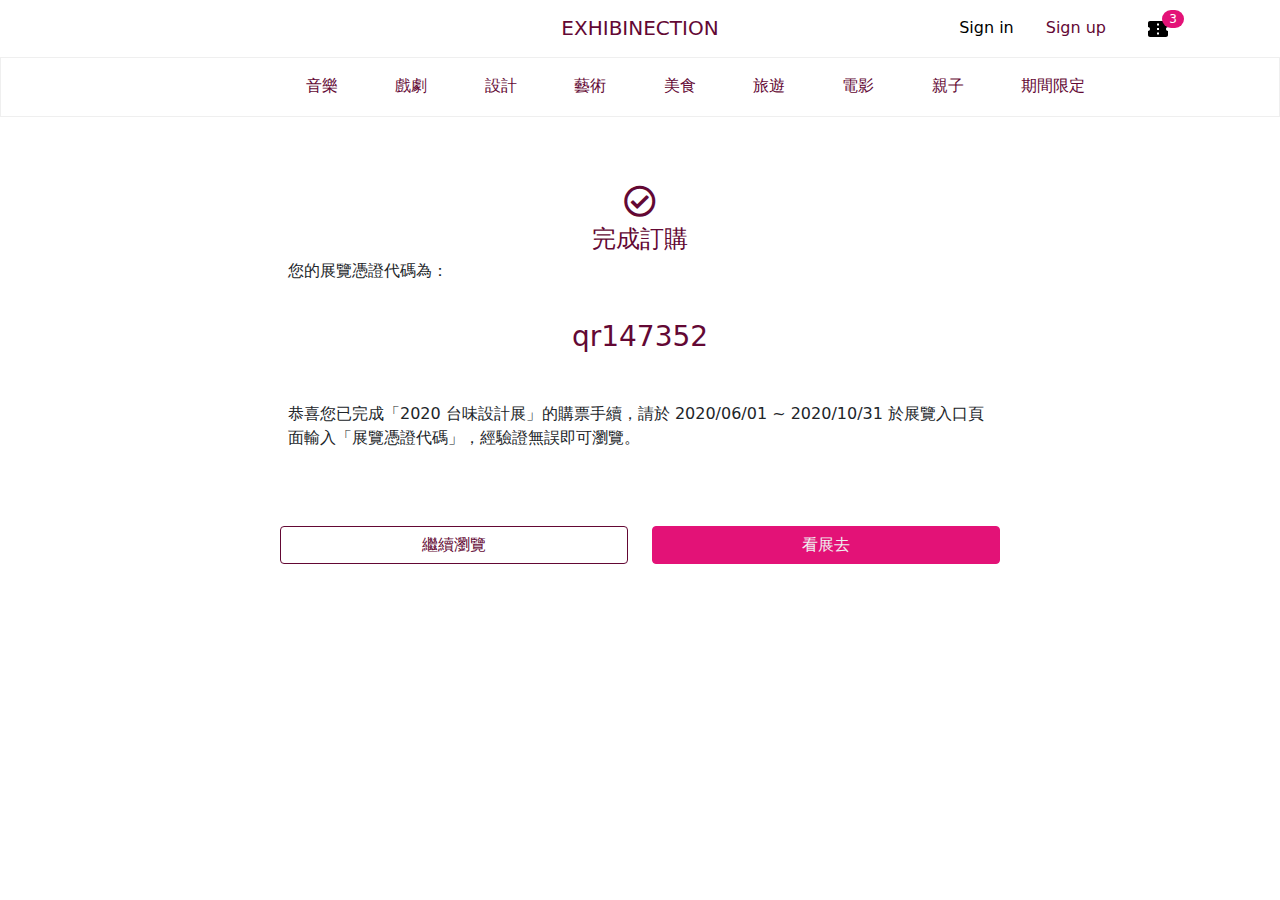
<file: checkotut4.html>
<!DOCTYPE html>
<html lang="en">

  <head>
    <meta charset="UTF-8">
    <meta name="viewport" content="width=device-width, initial-scale=1.0">
    <meta http-equiv="X-UA-Compatible" content="ie=edge">
    <title>藝術展覽購票網</title>
    <link rel="stylesheet" href="https://cdnjs.cloudflare.com/ajax/libs/font-awesome/5.13.0/css/all.min.css" />
    <link rel="stylesheet" href="https://unpkg.com/swiper/swiper-bundle.min.css"/>
    <link rel="stylesheet" href="https://cdn.jsdelivr.net/npm/bootstrap@5.0.1/dist/css/bootstrap.min.css">
    <link rel="stylesheet" href="./assets/style/bootstrap.css">
    <link rel="stylesheet" href="./assets/style/all.css">
  </head>

  <body>
    <nav class="navbar navbar-expand-lg">
      <div class="container position-relative">
        <a class="nav-link fs-4 position-absolute top-50 start-50 translate-middle" href="index.html">EXHIBINECTION</a>
        <div class="collapse navbar-collapse" id="navbarSupportedContent">
          <ul class="navbar-nav ms-auto">
            <li class="nav-item me-4">
              <a class="nav-link active" href="#">Sign in</a>
            </li>
            <li class="nav-item me-4">
              <a class="nav-link" href="#">Sign up</a>
            </li>
          </ul>
        </div>
        <a class="nav-link ms-auto position-relative" data-bs-toggle="offcanvas" href="#offcanvasExample" role="button" aria-controls="offcanvasExample"><img src="assets/images/confirmation_number_black_24dp.svg" alt="ticket"><span class="text-white">3</span></a>
      </div>
    </nav>
    <div class="offcanvas offcanvas-end bg-black" data-bs-scroll="true" tabindex="-1" id="offcanvasExample" aria-labelledby="offcanvasExampleLabel" style="width: 540px;">
      <div class="offcanvas-header text-white" >
        <h3 class="offcanvas-title" id="offcanvasExampleLabel">Cart List</h3>
        <button type="button" class="btn-close" data-bs-dismiss="offcanvas" aria-label="Close"><i class="fas fa-times text-white fs-3"></i></button>
      </div>
      <div class="offcanvas-body w-100" >
          <ul class="p-2">
            <li class="list-unstyled mb-2">
              <div class="card d-flex justify-content-center rounded p-1" style="height: 172px;">
                <div class="row h-100 d-flex">
                  <div class="col-4 p-4 position-relative">
                    <i class="fas fa-times fs-3 mx-4 position-absolute top-0 start-0"></i> 
                    <img class="m-4" style="width: 120px;height: 120px;"  src="./assets/images/alina-grubnyak-R84Oy89aNKs-unsplash.jpg" alt="eventImg">
                  </div>
                  <div class="col-4 justify-content-center align-self-center">
                    <h5 class="fw-bold">2020 台味設計展</h5>
                    <h5 class="fw-bold ">01 JUN — 31 OCT</h5>
                    <h5 class="text-gray-600">全票</h5>
                    <h5 class="fw-bold mb-0">NT$350</h5>
                  </div>
                  <div class="col-4 d-flex justify-content-center align-items-center">
                    <i class="fas fa-minus"></i>
                    <p class="card-text fw-bold fs-5 mx-4 mt-3">01</p>
                    <i class="fas fa-plus"></i>
                  </div>
                </div>
              </div>
            </li>
            <li class="list-unstyled mb-2">
              <div class="card d-flex justify-content-center rounded p-1" style="height: 172px;">
                <div class="row h-100 d-flex">
                  <div class="col-4 p-4 position-relative">
                    <i class="fas fa-times fs-3 mx-4 position-absolute top-0 start-0"></i> 
                    <img class="m-4" style="width: 120px;height: 120px;"  src="./assets/images/michel-catalisano--a0D9LpcKV8-unsplash.jpg" alt="eventImg">
                  </div>
                  <div class="col-4 justify-content-center align-self-center">
                    <h5 class="fw-bold">2020 台味設計展</h5>
                    <h5 class="fw-bold ">01 JUN — 31 OCT</h5>
                    <h5 class="text-gray-600">全票</h5>
                    <h5 class="fw-bold mb-0">NT$350</h5>
                  </div>
                  <div class="col-4 d-flex justify-content-center align-items-center">
                    <i class="fas fa-minus"></i>
                    <p class="card-text fw-bold fs-5 mx-4 mt-3">01</p>
                    <i class="fas fa-plus"></i>
                  </div>
                </div>
              </div>
            </li>
            <li class="list-unstyled mb-2 ">
              <div class="card d-flex justify-content-center rounded p-1" style="height: 172px;">
                <div class="row h-100 d-flex">
                  <div class="col-4 p-4 position-relative">
                    <i class="fas fa-times fs-3 mx-4 position-absolute top-0 start-0"></i> 
                    <img class="m-4" style="width: 120px;height: 120px;"  src="./assets/images/moralis-tsai-8xsktFRw28I-unsplash.jpg" alt="eventImg">
                  </div>
                  <div class="col-4 justify-content-center align-self-center">
                    <h5 class="fw-bold">2020 台味設計展</h5>
                    <h5 class="fw-bold ">01 JUN — 31 OCT</h5>
                    <h5 class="text-gray-600">全票</h5>
                    <h5 class="fw-bold mb-0">NT$350</h5>
                  </div>
                  <div class="col-4 d-flex justify-content-center align-items-center">
                    <i class="fas fa-minus"></i>
                    <p class="card-text fw-bold fs-5 mx-4 mt-3">01</p>
                    <i class="fas fa-plus"></i>
                  </div>
                </div>
              </div>
            </li>
          </ul>
      </div>
      <div class="d-flex justify-content-between p-4">
        <div class="d-flex">
          <h5 class="text-white">小計</h5>
          <h5 class="text-white mx-4">NT$1050</h5>         
        </div>
          <button type="button" class="btn btn-outline-primary bg-white"><a href="checkotut1.html">前往結帳</a></button>
        </div>
    </div>

    <nav class="navbar navbar-expand-lg border border-light">
  <div class="row container">
    <div class="col-md-9 offset-md-3">
      <button class="navbar-toggler" type="button" data-bs-toggle="collapse" data-bs-target="#navbarNav" aria-controls="navbarNav" aria-expanded="false" aria-label="Toggle navigation">
        <i class="fas fa-bars text-dark fs-4"></i>
      </button>
      <div class="collapse navbar-collapse" id="navbarNav">
        <ul class="navbar-nav d-flex justify-content-md-between justify-content-center align-items-center sub-nav w-100">
          <li class="nav-item"><a class="nav-link" href="#">音樂</a></li>
          <li class="nav-item"><a class="nav-link" href="#">戲劇</a></li>
          <li class="nav-item"><a class="nav-link" href="product.html">設計</a></li>
          <li class="nav-item"><a class="nav-link" href="#">藝術</a></li>
          <li class="nav-item"><a class="nav-link" href="#">美食</a></li>
          <li class="nav-item"><a class="nav-link" href="#">旅遊</a></li>
          <li class="nav-item"><a class="nav-link" href="#">電影</a></li>
          <li class="nav-item"><a class="nav-link" href="#">親子</a></li>
          <li class="nav-item"><a class="nav-link" href="#">期間限定</a></li>
        </ul>        
      </div>
    </div>
  </div>
</nav>
<div class="container mt-8">
  <div class="row">
    <div class="col-md-8 offset-md-2 d-flex flex-column">
      <div class="d-flex flex-column justify-content-center align-items-center">
        <i class="far fa-check-circle text-primary fs-1 my-2"></i>
        <h3 class="text-primary ">完成訂購</h3>
      </div>
      <h5 class="mx-2">您的展覽憑證代碼為：</h5>
      <h2 class="text-primary my-6 text-center">qr147352</h2>
      <p class="my-4 mx-2">恭喜您已完成「2020 台味設計展」的購票手續，請於 2020/06/01 ~ 2020/10/31 於展覽入口頁面輸入「展覽憑證代碼」，經驗證無誤即可瀏覽。</p>
      <div class="row my-8">
        <div class="col-6"><button type="button" class="btn btn-outline-primary w-100"><a href="product.html">繼續瀏覽</a></button></div>
        <div class="col-6"><button type="button" class="btn btn-secondary w-100"><a href="product.html">看展去</a></button></div>
      </div>
    </div>
  </div>
</div>


    <script src="https://unpkg.com/swiper/swiper-bundle.min.js"></script>
    <script src="./assets/js/vendors.js"></script>
    <script src="./assets/js/all.js"></script>
    <link rel="stylesheet" href="https://unpkg.com/aos@next/dist/aos.css" />
    <script src="https://unpkg.com/aos@next/dist/aos.js"></script>
    <script>
     AOS.init({
    // Global settings:
    disable: false, // accepts following values: 'phone', 'tablet', 'mobile', boolean, expression or function
    startEvent: 'DOMContentLoaded', // name of the event dispatched on the document, that AOS should initialize on
    initClassName: 'aos-init', // class applied after initialization
    animatedClassName: 'aos-animate', // class applied on animation
    useClassNames: false, // if true, will add content of `data-aos` as classes on scroll
    disableMutationObserver: false, // disables automatic mutations' detections (advanced)
    debounceDelay: 50, // the delay on debounce used while resizing window (advanced)
    throttleDelay: 99, // the delay on throttle used while scrolling the page (advanced)
    
  
    // Settings that can be overridden on per-element basis, by `data-aos-*` attributes:
    offset: 120, // offset (in px) from the original trigger point
    delay: 0, // values from 0 to 3000, with step 50ms
    duration: 800, // values from 0 to 3000, with step 50ms
    easing: 'ease', // default easing for AOS animations
    once: false, // whether animation should happen only once - while scrolling down
    mirror: false, // whether elements should animate out while scrolling past them
    anchorPlacement: 'top-bottom', // defines which position of the element regarding to window should trigger the animation
  
  });
    </script>
  </body>

</html>
</file>
<file: assets/style/all.css>
html,
body {
  position: relative;
  height: 100%;
}

a {
  text-decoration: none;
  color: #707070;
}

.btn a {
  text-decoration: none;
}

a:hover {
  text-decoration: none;
  color: #EFEFEF;
  opacity: 0.7;
}

.btn-outline-primary:hover a,
.btn-secondary a {
  color: #EFEFEF;
}

.img-fluid {
  height: 100%;
  width: 100%;
  -o-object-fit: cover;
     object-fit: cover;
}

.banner {
  height: 480px;
  width: 100%;
  background-position: center;
  background-size: cover;
  background-image: url(../../assets/images/ricardo-gomez-angel-UrOZTfXT0h0-unsplash1.jpg);
}

img {
  -o-object-fit: cover;
     object-fit: cover;
}

.content {
  padding: 60px 0;
}

.nav-link img {
  width: 24px;
}

.nav-link span {
  position: absolute;
  top: 2px;
  right: 2px;
  width: 22px;
  height: 18px;
  background-color: #E31277;
  border-radius: 9px;
  text-align: center;
  vertical-align: bottom;
  font-size: 0.75rem;
}

.sub-nav li a {
  border-bottom: 2px solid transparent;
}

.sub-nav li a:hover,
.sub-nav li a:active,
.sub-nav li a:focus {
  border-bottom: 2px solid #E31277;
}

.review-banner {
  max-height: 482px;
  width: 100%;
  background-position: center;
  background-size: cover;
  background-image: url(../../assets/images/people2.png);
}

.banner-footer {
  background-image: url(../../assets/images/wladislaw-peljuchno-Y_f1aHpR1tc-unsplash.jpg);
}

.swiper-container {
  width: 100%;
  height: 100%;
}

.swiper-wrapper {
  width: 100%;
}

.swiper-slide img {
  width: 100%;
  height: 350px;
  -o-object-fit: cover;
     object-fit: cover;
}

#cartList {
  z-index: 10;
}

.offcanvas-body::-webkit-scrollbar {
  width: 5px;
  background: #fff;
  margin: 10px;
}

.offcanvas-body::-webkit-scrollbar-thumb {
  background: #E31277;
}

.row-reverse {
  display: -webkit-box;
  display: -ms-flexbox;
  display: flex;
  -webkit-box-orient: horizontal;
  -webkit-box-direction: reverse;
      -ms-flex-direction: row-reverse;
          flex-direction: row-reverse;
}

@media (max-width: 375px) {
  .sub-nav ul {
    display: -webkit-box;
    display: -ms-flexbox;
    display: flex;
    -webkit-box-orient: horizontal;
    -webkit-box-direction: normal;
        -ms-flex-direction: row;
            flex-direction: row;
  }
  .row-reverse {
    display: -webkit-box;
    display: -ms-flexbox;
    display: flex;
    -webkit-box-orient: horizontal;
    -webkit-box-direction: reverse;
        -ms-flex-direction: row-reverse;
            flex-direction: row-reverse;
  }
}

/*!
 * Bootstrap v5.1.0 (https://getbootstrap.com/)
 * Copyright 2011-2021 The Bootstrap Authors
 * Copyright 2011-2021 Twitter, Inc.
 * Licensed under MIT (https://github.com/twbs/bootstrap/blob/main/LICENSE)
 */
:root {
  --bs-blue: #0d6efd;
  --bs-indigo: #6610f2;
  --bs-purple: #6f42c1;
  --bs-pink: #d63384;
  --bs-red: #dc3545;
  --bs-orange: #fd7e14;
  --bs-yellow: #ffc107;
  --bs-green: #198754;
  --bs-teal: #20c997;
  --bs-cyan: #0dcaf0;
  --bs-white: #fff;
  --bs-gray: #6c757d;
  --bs-gray-dark: #343a40;
  --bs-gray-100: #f8f9fa;
  --bs-gray-200: #e9ecef;
  --bs-gray-300: #dee2e6;
  --bs-gray-400: #ced4da;
  --bs-gray-500: #adb5bd;
  --bs-gray-600: #6c757d;
  --bs-gray-700: #495057;
  --bs-gray-800: #343a40;
  --bs-gray-900: #212529;
  --bs-primary: #630834;
  --bs-secondary: #E31277;
  --bs-success: #198754;
  --bs-info: #0dcaf0;
  --bs-warning: #ffc107;
  --bs-danger: #dc3545;
  --bs-light: #EFEFEF;
  --bs-dark: #707070;
  --bs-black: #000;
  --bs-primary-rgb: 99, 8, 52;
  --bs-secondary-rgb: 227, 18, 119;
  --bs-success-rgb: 25, 135, 84;
  --bs-info-rgb: 13, 202, 240;
  --bs-warning-rgb: 255, 193, 7;
  --bs-danger-rgb: 220, 53, 69;
  --bs-light-rgb: 239, 239, 239;
  --bs-dark-rgb: 112, 112, 112;
  --bs-black-rgb: 0, 0, 0;
  --bs-white-rgb: 255, 255, 255;
  --bs-black-rgb: 0, 0, 0;
  --bs-body-rgb: 33, 37, 41;
  --bs-font-sans-serif: system-ui, -apple-system, "Segoe UI", Roboto, "Helvetica Neue", Arial, "Noto Sans", "Liberation Sans", sans-serif, "Apple Color Emoji", "Segoe UI Emoji", "Segoe UI Symbol", "Noto Color Emoji";
  --bs-font-monospace: SFMono-Regular, Menlo, Monaco, Consolas, "Liberation Mono", "Courier New", monospace;
  --bs-gradient: linear-gradient(180deg, rgba(255, 255, 255, 0.15), rgba(255, 255, 255, 0));
  --bs-body-font-family: var(--bs-font-sans-serif);
  --bs-body-font-size: 1rem;
  --bs-body-font-weight: 400;
  --bs-body-line-height: 1.5;
  --bs-body-color: #212529;
  --bs-body-bg: #fff;
}

*,
*::before,
*::after {
  -webkit-box-sizing: border-box;
          box-sizing: border-box;
}

@media (prefers-reduced-motion: no-preference) {
  :root {
    scroll-behavior: smooth;
  }
}

body {
  margin: 0;
  font-family: var(--bs-body-font-family);
  font-size: var(--bs-body-font-size);
  font-weight: var(--bs-body-font-weight);
  line-height: var(--bs-body-line-height);
  color: var(--bs-body-color);
  text-align: var(--bs-body-text-align);
  background-color: var(--bs-body-bg);
  -webkit-text-size-adjust: 100%;
  -webkit-tap-highlight-color: rgba(0, 0, 0, 0);
}

hr {
  margin: 1rem 0;
  color: inherit;
  background-color: currentColor;
  border: 0;
  opacity: 0.25;
}

hr:not([size]) {
  height: 1px;
}

h1, .h1, h2, .h2, h3, .h3, h4, .h4, h5, .h5, h6, .h6 {
  margin-top: 0;
  margin-bottom: 0.5rem;
  font-weight: 500;
  line-height: 1.2;
}

h1, .h1 {
  font-size: calc(1.325rem + 0.9vw);
}

@media (min-width: 1200px) {
  h1, .h1 {
    font-size: 2rem;
  }
}

h2, .h2 {
  font-size: calc(1.3rem + 0.6vw);
}

@media (min-width: 1200px) {
  h2, .h2 {
    font-size: 1.75rem;
  }
}

h3, .h3 {
  font-size: calc(1.275rem + 0.3vw);
}

@media (min-width: 1200px) {
  h3, .h3 {
    font-size: 1.5rem;
  }
}

h4, .h4 {
  font-size: 1.25rem;
}

h5, .h5 {
  font-size: 1rem;
}

h6, .h6 {
  font-size: 1rem;
}

p {
  margin-top: 0;
  margin-bottom: 1rem;
}

abbr[title],
abbr[data-bs-original-title] {
  -webkit-text-decoration: underline dotted;
          text-decoration: underline dotted;
  cursor: help;
  -webkit-text-decoration-skip-ink: none;
          text-decoration-skip-ink: none;
}

address {
  margin-bottom: 1rem;
  font-style: normal;
  line-height: inherit;
}

ol,
ul {
  padding-left: 2rem;
}

ol,
ul,
dl {
  margin-top: 0;
  margin-bottom: 1rem;
}

ol ol,
ul ul,
ol ul,
ul ol {
  margin-bottom: 0;
}

dt {
  font-weight: 700;
}

dd {
  margin-bottom: .5rem;
  margin-left: 0;
}

blockquote {
  margin: 0 0 1rem;
}

b,
strong {
  font-weight: bolder;
}

small, .small {
  font-size: 0.875em;
}

mark, .mark {
  padding: 0.2em;
  background-color: #fcf8e3;
}

sub,
sup {
  position: relative;
  font-size: 0.75em;
  line-height: 0;
  vertical-align: baseline;
}

sub {
  bottom: -.25em;
}

sup {
  top: -.5em;
}

a {
  color: #630834;
  text-decoration: underline;
}

a:hover {
  color: #4f062a;
}

a:not([href]):not([class]), a:not([href]):not([class]):hover {
  color: inherit;
  text-decoration: none;
}

pre,
code,
kbd,
samp {
  font-family: var(--bs-font-monospace);
  font-size: 1em;
  direction: ltr /* rtl:ignore */;
  unicode-bidi: bidi-override;
}

pre {
  display: block;
  margin-top: 0;
  margin-bottom: 1rem;
  overflow: auto;
  font-size: 0.875em;
}

pre code {
  font-size: inherit;
  color: inherit;
  word-break: normal;
}

code {
  font-size: 0.875em;
  color: #d63384;
  word-wrap: break-word;
}

a > code {
  color: inherit;
}

kbd {
  padding: 0.2rem 0.4rem;
  font-size: 0.875em;
  color: #fff;
  background-color: #212529;
  border-radius: 0.2rem;
}

kbd kbd {
  padding: 0;
  font-size: 1em;
  font-weight: 700;
}

figure {
  margin: 0 0 1rem;
}

img,
svg {
  vertical-align: middle;
}

table {
  caption-side: bottom;
  border-collapse: collapse;
}

caption {
  padding-top: 0.5rem;
  padding-bottom: 0.5rem;
  color: #6c757d;
  text-align: left;
}

th {
  text-align: inherit;
  text-align: -webkit-match-parent;
}

thead,
tbody,
tfoot,
tr,
td,
th {
  border-color: inherit;
  border-style: solid;
  border-width: 0;
}

label {
  display: inline-block;
}

button {
  border-radius: 0;
}

button:focus:not(:focus-visible) {
  outline: 0;
}

input,
button,
select,
optgroup,
textarea {
  margin: 0;
  font-family: inherit;
  font-size: inherit;
  line-height: inherit;
}

button,
select {
  text-transform: none;
}

[role="button"] {
  cursor: pointer;
}

select {
  word-wrap: normal;
}

select:disabled {
  opacity: 1;
}

[list]::-webkit-calendar-picker-indicator {
  display: none;
}

button,
[type="button"],
[type="reset"],
[type="submit"] {
  -webkit-appearance: button;
}

button:not(:disabled),
[type="button"]:not(:disabled),
[type="reset"]:not(:disabled),
[type="submit"]:not(:disabled) {
  cursor: pointer;
}

::-moz-focus-inner {
  padding: 0;
  border-style: none;
}

textarea {
  resize: vertical;
}

fieldset {
  min-width: 0;
  padding: 0;
  margin: 0;
  border: 0;
}

legend {
  float: left;
  width: 100%;
  padding: 0;
  margin-bottom: 0.5rem;
  font-size: calc(1.275rem + 0.3vw);
  line-height: inherit;
}

@media (min-width: 1200px) {
  legend {
    font-size: 1.5rem;
  }
}

legend + * {
  clear: left;
}

::-webkit-datetime-edit-fields-wrapper,
::-webkit-datetime-edit-text,
::-webkit-datetime-edit-minute,
::-webkit-datetime-edit-hour-field,
::-webkit-datetime-edit-day-field,
::-webkit-datetime-edit-month-field,
::-webkit-datetime-edit-year-field {
  padding: 0;
}

::-webkit-inner-spin-button {
  height: auto;
}

[type="search"] {
  outline-offset: -2px;
  -webkit-appearance: textfield;
}

/* rtl:raw:
[type="tel"],
[type="url"],
[type="email"],
[type="number"] {
  direction: ltr;
}
*/
::-webkit-search-decoration {
  -webkit-appearance: none;
}

::-webkit-color-swatch-wrapper {
  padding: 0;
}

::file-selector-button {
  font: inherit;
}

::-webkit-file-upload-button {
  font: inherit;
  -webkit-appearance: button;
}

output {
  display: inline-block;
}

iframe {
  border: 0;
}

summary {
  display: list-item;
  cursor: pointer;
}

progress {
  vertical-align: baseline;
}

[hidden] {
  display: none !important;
}

.lead {
  font-size: 1.25rem;
  font-weight: 300;
}

.display-1 {
  font-size: calc(1.625rem + 4.5vw);
  font-weight: 300;
  line-height: 1.2;
}

@media (min-width: 1200px) {
  .display-1 {
    font-size: 5rem;
  }
}

.display-2 {
  font-size: calc(1.575rem + 3.9vw);
  font-weight: 300;
  line-height: 1.2;
}

@media (min-width: 1200px) {
  .display-2 {
    font-size: 4.5rem;
  }
}

.display-3 {
  font-size: calc(1.525rem + 3.3vw);
  font-weight: 300;
  line-height: 1.2;
}

@media (min-width: 1200px) {
  .display-3 {
    font-size: 4rem;
  }
}

.display-4 {
  font-size: calc(1.475rem + 2.7vw);
  font-weight: 300;
  line-height: 1.2;
}

@media (min-width: 1200px) {
  .display-4 {
    font-size: 3.5rem;
  }
}

.display-5 {
  font-size: calc(1.425rem + 2.1vw);
  font-weight: 300;
  line-height: 1.2;
}

@media (min-width: 1200px) {
  .display-5 {
    font-size: 3rem;
  }
}

.display-6 {
  font-size: calc(1.375rem + 1.5vw);
  font-weight: 300;
  line-height: 1.2;
}

@media (min-width: 1200px) {
  .display-6 {
    font-size: 2.5rem;
  }
}

.list-unstyled {
  padding-left: 0;
  list-style: none;
}

.list-inline {
  padding-left: 0;
  list-style: none;
}

.list-inline-item {
  display: inline-block;
}

.list-inline-item:not(:last-child) {
  margin-right: 0.5rem;
}

.initialism {
  font-size: 0.875em;
  text-transform: uppercase;
}

.blockquote {
  margin-bottom: 1rem;
  font-size: 1.25rem;
}

.blockquote > :last-child {
  margin-bottom: 0;
}

.blockquote-footer {
  margin-top: -1rem;
  margin-bottom: 1rem;
  font-size: 0.875em;
  color: #6c757d;
}

.blockquote-footer::before {
  content: "\2014\00A0";
}

.img-fluid {
  max-width: 100%;
  height: auto;
}

.img-thumbnail {
  padding: 0.25rem;
  background-color: #fff;
  border: 1px solid #dee2e6;
  border-radius: 0.25rem;
  max-width: 100%;
  height: auto;
}

.figure {
  display: inline-block;
}

.figure-img {
  margin-bottom: 0.5rem;
  line-height: 1;
}

.figure-caption {
  font-size: 0.875em;
  color: #6c757d;
}

.container,
.container-fluid,
.container-sm,
.container-md,
.container-lg,
.container-xl,
.container-xxl {
  width: 100%;
  padding-right: var(--bs-gutter-x, 0.75rem);
  padding-left: var(--bs-gutter-x, 0.75rem);
  margin-right: auto;
  margin-left: auto;
}

@media (min-width: 576px) {
  .container, .container-sm {
    max-width: 540px;
  }
}

@media (min-width: 768px) {
  .container, .container-sm, .container-md {
    max-width: 720px;
  }
}

@media (min-width: 992px) {
  .container, .container-sm, .container-md, .container-lg {
    max-width: 960px;
  }
}

@media (min-width: 1200px) {
  .container, .container-sm, .container-md, .container-lg, .container-xl {
    max-width: 1140px;
  }
}

@media (min-width: 1400px) {
  .container, .container-sm, .container-md, .container-lg, .container-xl, .container-xxl {
    max-width: 1320px;
  }
}

.row {
  --bs-gutter-x: 1.5rem;
  --bs-gutter-y: 0;
  display: -webkit-box;
  display: -ms-flexbox;
  display: flex;
  -ms-flex-wrap: wrap;
      flex-wrap: wrap;
  margin-top: calc(var(--bs-gutter-y) * -1);
  margin-right: calc(var(--bs-gutter-x) * -.5);
  margin-left: calc(var(--bs-gutter-x) * -.5);
}

.row > * {
  -ms-flex-negative: 0;
      flex-shrink: 0;
  width: 100%;
  max-width: 100%;
  padding-right: calc(var(--bs-gutter-x) * .5);
  padding-left: calc(var(--bs-gutter-x) * .5);
  margin-top: var(--bs-gutter-y);
}

.col {
  -webkit-box-flex: 1;
      -ms-flex: 1 0 0%;
          flex: 1 0 0%;
}

.row-cols-auto > * {
  -webkit-box-flex: 0;
      -ms-flex: 0 0 auto;
          flex: 0 0 auto;
  width: auto;
}

.row-cols-1 > * {
  -webkit-box-flex: 0;
      -ms-flex: 0 0 auto;
          flex: 0 0 auto;
  width: 100%;
}

.row-cols-2 > * {
  -webkit-box-flex: 0;
      -ms-flex: 0 0 auto;
          flex: 0 0 auto;
  width: 50%;
}

.row-cols-3 > * {
  -webkit-box-flex: 0;
      -ms-flex: 0 0 auto;
          flex: 0 0 auto;
  width: 33.33333%;
}

.row-cols-4 > * {
  -webkit-box-flex: 0;
      -ms-flex: 0 0 auto;
          flex: 0 0 auto;
  width: 25%;
}

.row-cols-5 > * {
  -webkit-box-flex: 0;
      -ms-flex: 0 0 auto;
          flex: 0 0 auto;
  width: 20%;
}

.row-cols-6 > * {
  -webkit-box-flex: 0;
      -ms-flex: 0 0 auto;
          flex: 0 0 auto;
  width: 16.66667%;
}

.col-auto {
  -webkit-box-flex: 0;
      -ms-flex: 0 0 auto;
          flex: 0 0 auto;
  width: auto;
}

.col-1 {
  -webkit-box-flex: 0;
      -ms-flex: 0 0 auto;
          flex: 0 0 auto;
  width: 8.33333%;
}

.col-2 {
  -webkit-box-flex: 0;
      -ms-flex: 0 0 auto;
          flex: 0 0 auto;
  width: 16.66667%;
}

.col-3 {
  -webkit-box-flex: 0;
      -ms-flex: 0 0 auto;
          flex: 0 0 auto;
  width: 25%;
}

.col-4 {
  -webkit-box-flex: 0;
      -ms-flex: 0 0 auto;
          flex: 0 0 auto;
  width: 33.33333%;
}

.col-5 {
  -webkit-box-flex: 0;
      -ms-flex: 0 0 auto;
          flex: 0 0 auto;
  width: 41.66667%;
}

.col-6 {
  -webkit-box-flex: 0;
      -ms-flex: 0 0 auto;
          flex: 0 0 auto;
  width: 50%;
}

.col-7 {
  -webkit-box-flex: 0;
      -ms-flex: 0 0 auto;
          flex: 0 0 auto;
  width: 58.33333%;
}

.col-8 {
  -webkit-box-flex: 0;
      -ms-flex: 0 0 auto;
          flex: 0 0 auto;
  width: 66.66667%;
}

.col-9 {
  -webkit-box-flex: 0;
      -ms-flex: 0 0 auto;
          flex: 0 0 auto;
  width: 75%;
}

.col-10 {
  -webkit-box-flex: 0;
      -ms-flex: 0 0 auto;
          flex: 0 0 auto;
  width: 83.33333%;
}

.col-11 {
  -webkit-box-flex: 0;
      -ms-flex: 0 0 auto;
          flex: 0 0 auto;
  width: 91.66667%;
}

.col-12 {
  -webkit-box-flex: 0;
      -ms-flex: 0 0 auto;
          flex: 0 0 auto;
  width: 100%;
}

.offset-1 {
  margin-left: 8.33333%;
}

.offset-2 {
  margin-left: 16.66667%;
}

.offset-3 {
  margin-left: 25%;
}

.offset-4 {
  margin-left: 33.33333%;
}

.offset-5 {
  margin-left: 41.66667%;
}

.offset-6 {
  margin-left: 50%;
}

.offset-7 {
  margin-left: 58.33333%;
}

.offset-8 {
  margin-left: 66.66667%;
}

.offset-9 {
  margin-left: 75%;
}

.offset-10 {
  margin-left: 83.33333%;
}

.offset-11 {
  margin-left: 91.66667%;
}

.g-0,
.gx-0 {
  --bs-gutter-x: 0;
}

.g-0,
.gy-0 {
  --bs-gutter-y: 0;
}

.g-1,
.gx-1 {
  --bs-gutter-x: 0.25rem;
}

.g-1,
.gy-1 {
  --bs-gutter-y: 0.25rem;
}

.g-2,
.gx-2 {
  --bs-gutter-x: 0.5rem;
}

.g-2,
.gy-2 {
  --bs-gutter-y: 0.5rem;
}

.g-3,
.gx-3 {
  --bs-gutter-x: 0.75rem;
}

.g-3,
.gy-3 {
  --bs-gutter-y: 0.75rem;
}

.g-4,
.gx-4 {
  --bs-gutter-x: 1rem;
}

.g-4,
.gy-4 {
  --bs-gutter-y: 1rem;
}

.g-5,
.gx-5 {
  --bs-gutter-x: 1.5rem;
}

.g-5,
.gy-5 {
  --bs-gutter-y: 1.5rem;
}

.g-6,
.gx-6 {
  --bs-gutter-x: 2rem;
}

.g-6,
.gy-6 {
  --bs-gutter-y: 2rem;
}

.g-7,
.gx-7 {
  --bs-gutter-x: 2.5rem;
}

.g-7,
.gy-7 {
  --bs-gutter-y: 2.5rem;
}

.g-8,
.gx-8 {
  --bs-gutter-x: 3.75rem;
}

.g-8,
.gy-8 {
  --bs-gutter-y: 3.75rem;
}

@media (min-width: 576px) {
  .col-sm {
    -webkit-box-flex: 1;
        -ms-flex: 1 0 0%;
            flex: 1 0 0%;
  }
  .row-cols-sm-auto > * {
    -webkit-box-flex: 0;
        -ms-flex: 0 0 auto;
            flex: 0 0 auto;
    width: auto;
  }
  .row-cols-sm-1 > * {
    -webkit-box-flex: 0;
        -ms-flex: 0 0 auto;
            flex: 0 0 auto;
    width: 100%;
  }
  .row-cols-sm-2 > * {
    -webkit-box-flex: 0;
        -ms-flex: 0 0 auto;
            flex: 0 0 auto;
    width: 50%;
  }
  .row-cols-sm-3 > * {
    -webkit-box-flex: 0;
        -ms-flex: 0 0 auto;
            flex: 0 0 auto;
    width: 33.33333%;
  }
  .row-cols-sm-4 > * {
    -webkit-box-flex: 0;
        -ms-flex: 0 0 auto;
            flex: 0 0 auto;
    width: 25%;
  }
  .row-cols-sm-5 > * {
    -webkit-box-flex: 0;
        -ms-flex: 0 0 auto;
            flex: 0 0 auto;
    width: 20%;
  }
  .row-cols-sm-6 > * {
    -webkit-box-flex: 0;
        -ms-flex: 0 0 auto;
            flex: 0 0 auto;
    width: 16.66667%;
  }
  .col-sm-auto {
    -webkit-box-flex: 0;
        -ms-flex: 0 0 auto;
            flex: 0 0 auto;
    width: auto;
  }
  .col-sm-1 {
    -webkit-box-flex: 0;
        -ms-flex: 0 0 auto;
            flex: 0 0 auto;
    width: 8.33333%;
  }
  .col-sm-2 {
    -webkit-box-flex: 0;
        -ms-flex: 0 0 auto;
            flex: 0 0 auto;
    width: 16.66667%;
  }
  .col-sm-3 {
    -webkit-box-flex: 0;
        -ms-flex: 0 0 auto;
            flex: 0 0 auto;
    width: 25%;
  }
  .col-sm-4 {
    -webkit-box-flex: 0;
        -ms-flex: 0 0 auto;
            flex: 0 0 auto;
    width: 33.33333%;
  }
  .col-sm-5 {
    -webkit-box-flex: 0;
        -ms-flex: 0 0 auto;
            flex: 0 0 auto;
    width: 41.66667%;
  }
  .col-sm-6 {
    -webkit-box-flex: 0;
        -ms-flex: 0 0 auto;
            flex: 0 0 auto;
    width: 50%;
  }
  .col-sm-7 {
    -webkit-box-flex: 0;
        -ms-flex: 0 0 auto;
            flex: 0 0 auto;
    width: 58.33333%;
  }
  .col-sm-8 {
    -webkit-box-flex: 0;
        -ms-flex: 0 0 auto;
            flex: 0 0 auto;
    width: 66.66667%;
  }
  .col-sm-9 {
    -webkit-box-flex: 0;
        -ms-flex: 0 0 auto;
            flex: 0 0 auto;
    width: 75%;
  }
  .col-sm-10 {
    -webkit-box-flex: 0;
        -ms-flex: 0 0 auto;
            flex: 0 0 auto;
    width: 83.33333%;
  }
  .col-sm-11 {
    -webkit-box-flex: 0;
        -ms-flex: 0 0 auto;
            flex: 0 0 auto;
    width: 91.66667%;
  }
  .col-sm-12 {
    -webkit-box-flex: 0;
        -ms-flex: 0 0 auto;
            flex: 0 0 auto;
    width: 100%;
  }
  .offset-sm-0 {
    margin-left: 0;
  }
  .offset-sm-1 {
    margin-left: 8.33333%;
  }
  .offset-sm-2 {
    margin-left: 16.66667%;
  }
  .offset-sm-3 {
    margin-left: 25%;
  }
  .offset-sm-4 {
    margin-left: 33.33333%;
  }
  .offset-sm-5 {
    margin-left: 41.66667%;
  }
  .offset-sm-6 {
    margin-left: 50%;
  }
  .offset-sm-7 {
    margin-left: 58.33333%;
  }
  .offset-sm-8 {
    margin-left: 66.66667%;
  }
  .offset-sm-9 {
    margin-left: 75%;
  }
  .offset-sm-10 {
    margin-left: 83.33333%;
  }
  .offset-sm-11 {
    margin-left: 91.66667%;
  }
  .g-sm-0,
  .gx-sm-0 {
    --bs-gutter-x: 0;
  }
  .g-sm-0,
  .gy-sm-0 {
    --bs-gutter-y: 0;
  }
  .g-sm-1,
  .gx-sm-1 {
    --bs-gutter-x: 0.25rem;
  }
  .g-sm-1,
  .gy-sm-1 {
    --bs-gutter-y: 0.25rem;
  }
  .g-sm-2,
  .gx-sm-2 {
    --bs-gutter-x: 0.5rem;
  }
  .g-sm-2,
  .gy-sm-2 {
    --bs-gutter-y: 0.5rem;
  }
  .g-sm-3,
  .gx-sm-3 {
    --bs-gutter-x: 0.75rem;
  }
  .g-sm-3,
  .gy-sm-3 {
    --bs-gutter-y: 0.75rem;
  }
  .g-sm-4,
  .gx-sm-4 {
    --bs-gutter-x: 1rem;
  }
  .g-sm-4,
  .gy-sm-4 {
    --bs-gutter-y: 1rem;
  }
  .g-sm-5,
  .gx-sm-5 {
    --bs-gutter-x: 1.5rem;
  }
  .g-sm-5,
  .gy-sm-5 {
    --bs-gutter-y: 1.5rem;
  }
  .g-sm-6,
  .gx-sm-6 {
    --bs-gutter-x: 2rem;
  }
  .g-sm-6,
  .gy-sm-6 {
    --bs-gutter-y: 2rem;
  }
  .g-sm-7,
  .gx-sm-7 {
    --bs-gutter-x: 2.5rem;
  }
  .g-sm-7,
  .gy-sm-7 {
    --bs-gutter-y: 2.5rem;
  }
  .g-sm-8,
  .gx-sm-8 {
    --bs-gutter-x: 3.75rem;
  }
  .g-sm-8,
  .gy-sm-8 {
    --bs-gutter-y: 3.75rem;
  }
}

@media (min-width: 768px) {
  .col-md {
    -webkit-box-flex: 1;
        -ms-flex: 1 0 0%;
            flex: 1 0 0%;
  }
  .row-cols-md-auto > * {
    -webkit-box-flex: 0;
        -ms-flex: 0 0 auto;
            flex: 0 0 auto;
    width: auto;
  }
  .row-cols-md-1 > * {
    -webkit-box-flex: 0;
        -ms-flex: 0 0 auto;
            flex: 0 0 auto;
    width: 100%;
  }
  .row-cols-md-2 > * {
    -webkit-box-flex: 0;
        -ms-flex: 0 0 auto;
            flex: 0 0 auto;
    width: 50%;
  }
  .row-cols-md-3 > * {
    -webkit-box-flex: 0;
        -ms-flex: 0 0 auto;
            flex: 0 0 auto;
    width: 33.33333%;
  }
  .row-cols-md-4 > * {
    -webkit-box-flex: 0;
        -ms-flex: 0 0 auto;
            flex: 0 0 auto;
    width: 25%;
  }
  .row-cols-md-5 > * {
    -webkit-box-flex: 0;
        -ms-flex: 0 0 auto;
            flex: 0 0 auto;
    width: 20%;
  }
  .row-cols-md-6 > * {
    -webkit-box-flex: 0;
        -ms-flex: 0 0 auto;
            flex: 0 0 auto;
    width: 16.66667%;
  }
  .col-md-auto {
    -webkit-box-flex: 0;
        -ms-flex: 0 0 auto;
            flex: 0 0 auto;
    width: auto;
  }
  .col-md-1 {
    -webkit-box-flex: 0;
        -ms-flex: 0 0 auto;
            flex: 0 0 auto;
    width: 8.33333%;
  }
  .col-md-2 {
    -webkit-box-flex: 0;
        -ms-flex: 0 0 auto;
            flex: 0 0 auto;
    width: 16.66667%;
  }
  .col-md-3 {
    -webkit-box-flex: 0;
        -ms-flex: 0 0 auto;
            flex: 0 0 auto;
    width: 25%;
  }
  .col-md-4 {
    -webkit-box-flex: 0;
        -ms-flex: 0 0 auto;
            flex: 0 0 auto;
    width: 33.33333%;
  }
  .col-md-5 {
    -webkit-box-flex: 0;
        -ms-flex: 0 0 auto;
            flex: 0 0 auto;
    width: 41.66667%;
  }
  .col-md-6 {
    -webkit-box-flex: 0;
        -ms-flex: 0 0 auto;
            flex: 0 0 auto;
    width: 50%;
  }
  .col-md-7 {
    -webkit-box-flex: 0;
        -ms-flex: 0 0 auto;
            flex: 0 0 auto;
    width: 58.33333%;
  }
  .col-md-8 {
    -webkit-box-flex: 0;
        -ms-flex: 0 0 auto;
            flex: 0 0 auto;
    width: 66.66667%;
  }
  .col-md-9 {
    -webkit-box-flex: 0;
        -ms-flex: 0 0 auto;
            flex: 0 0 auto;
    width: 75%;
  }
  .col-md-10 {
    -webkit-box-flex: 0;
        -ms-flex: 0 0 auto;
            flex: 0 0 auto;
    width: 83.33333%;
  }
  .col-md-11 {
    -webkit-box-flex: 0;
        -ms-flex: 0 0 auto;
            flex: 0 0 auto;
    width: 91.66667%;
  }
  .col-md-12 {
    -webkit-box-flex: 0;
        -ms-flex: 0 0 auto;
            flex: 0 0 auto;
    width: 100%;
  }
  .offset-md-0 {
    margin-left: 0;
  }
  .offset-md-1 {
    margin-left: 8.33333%;
  }
  .offset-md-2 {
    margin-left: 16.66667%;
  }
  .offset-md-3 {
    margin-left: 25%;
  }
  .offset-md-4 {
    margin-left: 33.33333%;
  }
  .offset-md-5 {
    margin-left: 41.66667%;
  }
  .offset-md-6 {
    margin-left: 50%;
  }
  .offset-md-7 {
    margin-left: 58.33333%;
  }
  .offset-md-8 {
    margin-left: 66.66667%;
  }
  .offset-md-9 {
    margin-left: 75%;
  }
  .offset-md-10 {
    margin-left: 83.33333%;
  }
  .offset-md-11 {
    margin-left: 91.66667%;
  }
  .g-md-0,
  .gx-md-0 {
    --bs-gutter-x: 0;
  }
  .g-md-0,
  .gy-md-0 {
    --bs-gutter-y: 0;
  }
  .g-md-1,
  .gx-md-1 {
    --bs-gutter-x: 0.25rem;
  }
  .g-md-1,
  .gy-md-1 {
    --bs-gutter-y: 0.25rem;
  }
  .g-md-2,
  .gx-md-2 {
    --bs-gutter-x: 0.5rem;
  }
  .g-md-2,
  .gy-md-2 {
    --bs-gutter-y: 0.5rem;
  }
  .g-md-3,
  .gx-md-3 {
    --bs-gutter-x: 0.75rem;
  }
  .g-md-3,
  .gy-md-3 {
    --bs-gutter-y: 0.75rem;
  }
  .g-md-4,
  .gx-md-4 {
    --bs-gutter-x: 1rem;
  }
  .g-md-4,
  .gy-md-4 {
    --bs-gutter-y: 1rem;
  }
  .g-md-5,
  .gx-md-5 {
    --bs-gutter-x: 1.5rem;
  }
  .g-md-5,
  .gy-md-5 {
    --bs-gutter-y: 1.5rem;
  }
  .g-md-6,
  .gx-md-6 {
    --bs-gutter-x: 2rem;
  }
  .g-md-6,
  .gy-md-6 {
    --bs-gutter-y: 2rem;
  }
  .g-md-7,
  .gx-md-7 {
    --bs-gutter-x: 2.5rem;
  }
  .g-md-7,
  .gy-md-7 {
    --bs-gutter-y: 2.5rem;
  }
  .g-md-8,
  .gx-md-8 {
    --bs-gutter-x: 3.75rem;
  }
  .g-md-8,
  .gy-md-8 {
    --bs-gutter-y: 3.75rem;
  }
}

@media (min-width: 992px) {
  .col-lg {
    -webkit-box-flex: 1;
        -ms-flex: 1 0 0%;
            flex: 1 0 0%;
  }
  .row-cols-lg-auto > * {
    -webkit-box-flex: 0;
        -ms-flex: 0 0 auto;
            flex: 0 0 auto;
    width: auto;
  }
  .row-cols-lg-1 > * {
    -webkit-box-flex: 0;
        -ms-flex: 0 0 auto;
            flex: 0 0 auto;
    width: 100%;
  }
  .row-cols-lg-2 > * {
    -webkit-box-flex: 0;
        -ms-flex: 0 0 auto;
            flex: 0 0 auto;
    width: 50%;
  }
  .row-cols-lg-3 > * {
    -webkit-box-flex: 0;
        -ms-flex: 0 0 auto;
            flex: 0 0 auto;
    width: 33.33333%;
  }
  .row-cols-lg-4 > * {
    -webkit-box-flex: 0;
        -ms-flex: 0 0 auto;
            flex: 0 0 auto;
    width: 25%;
  }
  .row-cols-lg-5 > * {
    -webkit-box-flex: 0;
        -ms-flex: 0 0 auto;
            flex: 0 0 auto;
    width: 20%;
  }
  .row-cols-lg-6 > * {
    -webkit-box-flex: 0;
        -ms-flex: 0 0 auto;
            flex: 0 0 auto;
    width: 16.66667%;
  }
  .col-lg-auto {
    -webkit-box-flex: 0;
        -ms-flex: 0 0 auto;
            flex: 0 0 auto;
    width: auto;
  }
  .col-lg-1 {
    -webkit-box-flex: 0;
        -ms-flex: 0 0 auto;
            flex: 0 0 auto;
    width: 8.33333%;
  }
  .col-lg-2 {
    -webkit-box-flex: 0;
        -ms-flex: 0 0 auto;
            flex: 0 0 auto;
    width: 16.66667%;
  }
  .col-lg-3 {
    -webkit-box-flex: 0;
        -ms-flex: 0 0 auto;
            flex: 0 0 auto;
    width: 25%;
  }
  .col-lg-4 {
    -webkit-box-flex: 0;
        -ms-flex: 0 0 auto;
            flex: 0 0 auto;
    width: 33.33333%;
  }
  .col-lg-5 {
    -webkit-box-flex: 0;
        -ms-flex: 0 0 auto;
            flex: 0 0 auto;
    width: 41.66667%;
  }
  .col-lg-6 {
    -webkit-box-flex: 0;
        -ms-flex: 0 0 auto;
            flex: 0 0 auto;
    width: 50%;
  }
  .col-lg-7 {
    -webkit-box-flex: 0;
        -ms-flex: 0 0 auto;
            flex: 0 0 auto;
    width: 58.33333%;
  }
  .col-lg-8 {
    -webkit-box-flex: 0;
        -ms-flex: 0 0 auto;
            flex: 0 0 auto;
    width: 66.66667%;
  }
  .col-lg-9 {
    -webkit-box-flex: 0;
        -ms-flex: 0 0 auto;
            flex: 0 0 auto;
    width: 75%;
  }
  .col-lg-10 {
    -webkit-box-flex: 0;
        -ms-flex: 0 0 auto;
            flex: 0 0 auto;
    width: 83.33333%;
  }
  .col-lg-11 {
    -webkit-box-flex: 0;
        -ms-flex: 0 0 auto;
            flex: 0 0 auto;
    width: 91.66667%;
  }
  .col-lg-12 {
    -webkit-box-flex: 0;
        -ms-flex: 0 0 auto;
            flex: 0 0 auto;
    width: 100%;
  }
  .offset-lg-0 {
    margin-left: 0;
  }
  .offset-lg-1 {
    margin-left: 8.33333%;
  }
  .offset-lg-2 {
    margin-left: 16.66667%;
  }
  .offset-lg-3 {
    margin-left: 25%;
  }
  .offset-lg-4 {
    margin-left: 33.33333%;
  }
  .offset-lg-5 {
    margin-left: 41.66667%;
  }
  .offset-lg-6 {
    margin-left: 50%;
  }
  .offset-lg-7 {
    margin-left: 58.33333%;
  }
  .offset-lg-8 {
    margin-left: 66.66667%;
  }
  .offset-lg-9 {
    margin-left: 75%;
  }
  .offset-lg-10 {
    margin-left: 83.33333%;
  }
  .offset-lg-11 {
    margin-left: 91.66667%;
  }
  .g-lg-0,
  .gx-lg-0 {
    --bs-gutter-x: 0;
  }
  .g-lg-0,
  .gy-lg-0 {
    --bs-gutter-y: 0;
  }
  .g-lg-1,
  .gx-lg-1 {
    --bs-gutter-x: 0.25rem;
  }
  .g-lg-1,
  .gy-lg-1 {
    --bs-gutter-y: 0.25rem;
  }
  .g-lg-2,
  .gx-lg-2 {
    --bs-gutter-x: 0.5rem;
  }
  .g-lg-2,
  .gy-lg-2 {
    --bs-gutter-y: 0.5rem;
  }
  .g-lg-3,
  .gx-lg-3 {
    --bs-gutter-x: 0.75rem;
  }
  .g-lg-3,
  .gy-lg-3 {
    --bs-gutter-y: 0.75rem;
  }
  .g-lg-4,
  .gx-lg-4 {
    --bs-gutter-x: 1rem;
  }
  .g-lg-4,
  .gy-lg-4 {
    --bs-gutter-y: 1rem;
  }
  .g-lg-5,
  .gx-lg-5 {
    --bs-gutter-x: 1.5rem;
  }
  .g-lg-5,
  .gy-lg-5 {
    --bs-gutter-y: 1.5rem;
  }
  .g-lg-6,
  .gx-lg-6 {
    --bs-gutter-x: 2rem;
  }
  .g-lg-6,
  .gy-lg-6 {
    --bs-gutter-y: 2rem;
  }
  .g-lg-7,
  .gx-lg-7 {
    --bs-gutter-x: 2.5rem;
  }
  .g-lg-7,
  .gy-lg-7 {
    --bs-gutter-y: 2.5rem;
  }
  .g-lg-8,
  .gx-lg-8 {
    --bs-gutter-x: 3.75rem;
  }
  .g-lg-8,
  .gy-lg-8 {
    --bs-gutter-y: 3.75rem;
  }
}

@media (min-width: 1200px) {
  .col-xl {
    -webkit-box-flex: 1;
        -ms-flex: 1 0 0%;
            flex: 1 0 0%;
  }
  .row-cols-xl-auto > * {
    -webkit-box-flex: 0;
        -ms-flex: 0 0 auto;
            flex: 0 0 auto;
    width: auto;
  }
  .row-cols-xl-1 > * {
    -webkit-box-flex: 0;
        -ms-flex: 0 0 auto;
            flex: 0 0 auto;
    width: 100%;
  }
  .row-cols-xl-2 > * {
    -webkit-box-flex: 0;
        -ms-flex: 0 0 auto;
            flex: 0 0 auto;
    width: 50%;
  }
  .row-cols-xl-3 > * {
    -webkit-box-flex: 0;
        -ms-flex: 0 0 auto;
            flex: 0 0 auto;
    width: 33.33333%;
  }
  .row-cols-xl-4 > * {
    -webkit-box-flex: 0;
        -ms-flex: 0 0 auto;
            flex: 0 0 auto;
    width: 25%;
  }
  .row-cols-xl-5 > * {
    -webkit-box-flex: 0;
        -ms-flex: 0 0 auto;
            flex: 0 0 auto;
    width: 20%;
  }
  .row-cols-xl-6 > * {
    -webkit-box-flex: 0;
        -ms-flex: 0 0 auto;
            flex: 0 0 auto;
    width: 16.66667%;
  }
  .col-xl-auto {
    -webkit-box-flex: 0;
        -ms-flex: 0 0 auto;
            flex: 0 0 auto;
    width: auto;
  }
  .col-xl-1 {
    -webkit-box-flex: 0;
        -ms-flex: 0 0 auto;
            flex: 0 0 auto;
    width: 8.33333%;
  }
  .col-xl-2 {
    -webkit-box-flex: 0;
        -ms-flex: 0 0 auto;
            flex: 0 0 auto;
    width: 16.66667%;
  }
  .col-xl-3 {
    -webkit-box-flex: 0;
        -ms-flex: 0 0 auto;
            flex: 0 0 auto;
    width: 25%;
  }
  .col-xl-4 {
    -webkit-box-flex: 0;
        -ms-flex: 0 0 auto;
            flex: 0 0 auto;
    width: 33.33333%;
  }
  .col-xl-5 {
    -webkit-box-flex: 0;
        -ms-flex: 0 0 auto;
            flex: 0 0 auto;
    width: 41.66667%;
  }
  .col-xl-6 {
    -webkit-box-flex: 0;
        -ms-flex: 0 0 auto;
            flex: 0 0 auto;
    width: 50%;
  }
  .col-xl-7 {
    -webkit-box-flex: 0;
        -ms-flex: 0 0 auto;
            flex: 0 0 auto;
    width: 58.33333%;
  }
  .col-xl-8 {
    -webkit-box-flex: 0;
        -ms-flex: 0 0 auto;
            flex: 0 0 auto;
    width: 66.66667%;
  }
  .col-xl-9 {
    -webkit-box-flex: 0;
        -ms-flex: 0 0 auto;
            flex: 0 0 auto;
    width: 75%;
  }
  .col-xl-10 {
    -webkit-box-flex: 0;
        -ms-flex: 0 0 auto;
            flex: 0 0 auto;
    width: 83.33333%;
  }
  .col-xl-11 {
    -webkit-box-flex: 0;
        -ms-flex: 0 0 auto;
            flex: 0 0 auto;
    width: 91.66667%;
  }
  .col-xl-12 {
    -webkit-box-flex: 0;
        -ms-flex: 0 0 auto;
            flex: 0 0 auto;
    width: 100%;
  }
  .offset-xl-0 {
    margin-left: 0;
  }
  .offset-xl-1 {
    margin-left: 8.33333%;
  }
  .offset-xl-2 {
    margin-left: 16.66667%;
  }
  .offset-xl-3 {
    margin-left: 25%;
  }
  .offset-xl-4 {
    margin-left: 33.33333%;
  }
  .offset-xl-5 {
    margin-left: 41.66667%;
  }
  .offset-xl-6 {
    margin-left: 50%;
  }
  .offset-xl-7 {
    margin-left: 58.33333%;
  }
  .offset-xl-8 {
    margin-left: 66.66667%;
  }
  .offset-xl-9 {
    margin-left: 75%;
  }
  .offset-xl-10 {
    margin-left: 83.33333%;
  }
  .offset-xl-11 {
    margin-left: 91.66667%;
  }
  .g-xl-0,
  .gx-xl-0 {
    --bs-gutter-x: 0;
  }
  .g-xl-0,
  .gy-xl-0 {
    --bs-gutter-y: 0;
  }
  .g-xl-1,
  .gx-xl-1 {
    --bs-gutter-x: 0.25rem;
  }
  .g-xl-1,
  .gy-xl-1 {
    --bs-gutter-y: 0.25rem;
  }
  .g-xl-2,
  .gx-xl-2 {
    --bs-gutter-x: 0.5rem;
  }
  .g-xl-2,
  .gy-xl-2 {
    --bs-gutter-y: 0.5rem;
  }
  .g-xl-3,
  .gx-xl-3 {
    --bs-gutter-x: 0.75rem;
  }
  .g-xl-3,
  .gy-xl-3 {
    --bs-gutter-y: 0.75rem;
  }
  .g-xl-4,
  .gx-xl-4 {
    --bs-gutter-x: 1rem;
  }
  .g-xl-4,
  .gy-xl-4 {
    --bs-gutter-y: 1rem;
  }
  .g-xl-5,
  .gx-xl-5 {
    --bs-gutter-x: 1.5rem;
  }
  .g-xl-5,
  .gy-xl-5 {
    --bs-gutter-y: 1.5rem;
  }
  .g-xl-6,
  .gx-xl-6 {
    --bs-gutter-x: 2rem;
  }
  .g-xl-6,
  .gy-xl-6 {
    --bs-gutter-y: 2rem;
  }
  .g-xl-7,
  .gx-xl-7 {
    --bs-gutter-x: 2.5rem;
  }
  .g-xl-7,
  .gy-xl-7 {
    --bs-gutter-y: 2.5rem;
  }
  .g-xl-8,
  .gx-xl-8 {
    --bs-gutter-x: 3.75rem;
  }
  .g-xl-8,
  .gy-xl-8 {
    --bs-gutter-y: 3.75rem;
  }
}

@media (min-width: 1400px) {
  .col-xxl {
    -webkit-box-flex: 1;
        -ms-flex: 1 0 0%;
            flex: 1 0 0%;
  }
  .row-cols-xxl-auto > * {
    -webkit-box-flex: 0;
        -ms-flex: 0 0 auto;
            flex: 0 0 auto;
    width: auto;
  }
  .row-cols-xxl-1 > * {
    -webkit-box-flex: 0;
        -ms-flex: 0 0 auto;
            flex: 0 0 auto;
    width: 100%;
  }
  .row-cols-xxl-2 > * {
    -webkit-box-flex: 0;
        -ms-flex: 0 0 auto;
            flex: 0 0 auto;
    width: 50%;
  }
  .row-cols-xxl-3 > * {
    -webkit-box-flex: 0;
        -ms-flex: 0 0 auto;
            flex: 0 0 auto;
    width: 33.33333%;
  }
  .row-cols-xxl-4 > * {
    -webkit-box-flex: 0;
        -ms-flex: 0 0 auto;
            flex: 0 0 auto;
    width: 25%;
  }
  .row-cols-xxl-5 > * {
    -webkit-box-flex: 0;
        -ms-flex: 0 0 auto;
            flex: 0 0 auto;
    width: 20%;
  }
  .row-cols-xxl-6 > * {
    -webkit-box-flex: 0;
        -ms-flex: 0 0 auto;
            flex: 0 0 auto;
    width: 16.66667%;
  }
  .col-xxl-auto {
    -webkit-box-flex: 0;
        -ms-flex: 0 0 auto;
            flex: 0 0 auto;
    width: auto;
  }
  .col-xxl-1 {
    -webkit-box-flex: 0;
        -ms-flex: 0 0 auto;
            flex: 0 0 auto;
    width: 8.33333%;
  }
  .col-xxl-2 {
    -webkit-box-flex: 0;
        -ms-flex: 0 0 auto;
            flex: 0 0 auto;
    width: 16.66667%;
  }
  .col-xxl-3 {
    -webkit-box-flex: 0;
        -ms-flex: 0 0 auto;
            flex: 0 0 auto;
    width: 25%;
  }
  .col-xxl-4 {
    -webkit-box-flex: 0;
        -ms-flex: 0 0 auto;
            flex: 0 0 auto;
    width: 33.33333%;
  }
  .col-xxl-5 {
    -webkit-box-flex: 0;
        -ms-flex: 0 0 auto;
            flex: 0 0 auto;
    width: 41.66667%;
  }
  .col-xxl-6 {
    -webkit-box-flex: 0;
        -ms-flex: 0 0 auto;
            flex: 0 0 auto;
    width: 50%;
  }
  .col-xxl-7 {
    -webkit-box-flex: 0;
        -ms-flex: 0 0 auto;
            flex: 0 0 auto;
    width: 58.33333%;
  }
  .col-xxl-8 {
    -webkit-box-flex: 0;
        -ms-flex: 0 0 auto;
            flex: 0 0 auto;
    width: 66.66667%;
  }
  .col-xxl-9 {
    -webkit-box-flex: 0;
        -ms-flex: 0 0 auto;
            flex: 0 0 auto;
    width: 75%;
  }
  .col-xxl-10 {
    -webkit-box-flex: 0;
        -ms-flex: 0 0 auto;
            flex: 0 0 auto;
    width: 83.33333%;
  }
  .col-xxl-11 {
    -webkit-box-flex: 0;
        -ms-flex: 0 0 auto;
            flex: 0 0 auto;
    width: 91.66667%;
  }
  .col-xxl-12 {
    -webkit-box-flex: 0;
        -ms-flex: 0 0 auto;
            flex: 0 0 auto;
    width: 100%;
  }
  .offset-xxl-0 {
    margin-left: 0;
  }
  .offset-xxl-1 {
    margin-left: 8.33333%;
  }
  .offset-xxl-2 {
    margin-left: 16.66667%;
  }
  .offset-xxl-3 {
    margin-left: 25%;
  }
  .offset-xxl-4 {
    margin-left: 33.33333%;
  }
  .offset-xxl-5 {
    margin-left: 41.66667%;
  }
  .offset-xxl-6 {
    margin-left: 50%;
  }
  .offset-xxl-7 {
    margin-left: 58.33333%;
  }
  .offset-xxl-8 {
    margin-left: 66.66667%;
  }
  .offset-xxl-9 {
    margin-left: 75%;
  }
  .offset-xxl-10 {
    margin-left: 83.33333%;
  }
  .offset-xxl-11 {
    margin-left: 91.66667%;
  }
  .g-xxl-0,
  .gx-xxl-0 {
    --bs-gutter-x: 0;
  }
  .g-xxl-0,
  .gy-xxl-0 {
    --bs-gutter-y: 0;
  }
  .g-xxl-1,
  .gx-xxl-1 {
    --bs-gutter-x: 0.25rem;
  }
  .g-xxl-1,
  .gy-xxl-1 {
    --bs-gutter-y: 0.25rem;
  }
  .g-xxl-2,
  .gx-xxl-2 {
    --bs-gutter-x: 0.5rem;
  }
  .g-xxl-2,
  .gy-xxl-2 {
    --bs-gutter-y: 0.5rem;
  }
  .g-xxl-3,
  .gx-xxl-3 {
    --bs-gutter-x: 0.75rem;
  }
  .g-xxl-3,
  .gy-xxl-3 {
    --bs-gutter-y: 0.75rem;
  }
  .g-xxl-4,
  .gx-xxl-4 {
    --bs-gutter-x: 1rem;
  }
  .g-xxl-4,
  .gy-xxl-4 {
    --bs-gutter-y: 1rem;
  }
  .g-xxl-5,
  .gx-xxl-5 {
    --bs-gutter-x: 1.5rem;
  }
  .g-xxl-5,
  .gy-xxl-5 {
    --bs-gutter-y: 1.5rem;
  }
  .g-xxl-6,
  .gx-xxl-6 {
    --bs-gutter-x: 2rem;
  }
  .g-xxl-6,
  .gy-xxl-6 {
    --bs-gutter-y: 2rem;
  }
  .g-xxl-7,
  .gx-xxl-7 {
    --bs-gutter-x: 2.5rem;
  }
  .g-xxl-7,
  .gy-xxl-7 {
    --bs-gutter-y: 2.5rem;
  }
  .g-xxl-8,
  .gx-xxl-8 {
    --bs-gutter-x: 3.75rem;
  }
  .g-xxl-8,
  .gy-xxl-8 {
    --bs-gutter-y: 3.75rem;
  }
}

.table {
  --bs-table-bg: transparent;
  --bs-table-accent-bg: transparent;
  --bs-table-striped-color: #212529;
  --bs-table-striped-bg: rgba(0, 0, 0, 0.05);
  --bs-table-active-color: #212529;
  --bs-table-active-bg: rgba(0, 0, 0, 0.1);
  --bs-table-hover-color: #212529;
  --bs-table-hover-bg: rgba(0, 0, 0, 0.075);
  width: 100%;
  margin-bottom: 1rem;
  color: #212529;
  vertical-align: top;
  border-color: #dee2e6;
}

.table > :not(caption) > * > * {
  padding: 0.5rem 0.5rem;
  background-color: var(--bs-table-bg);
  border-bottom-width: 1px;
  -webkit-box-shadow: inset 0 0 0 9999px var(--bs-table-accent-bg);
          box-shadow: inset 0 0 0 9999px var(--bs-table-accent-bg);
}

.table > tbody {
  vertical-align: inherit;
}

.table > thead {
  vertical-align: bottom;
}

.table > :not(:last-child) > :last-child > * {
  border-bottom-color: currentColor;
}

.caption-top {
  caption-side: top;
}

.table-sm > :not(caption) > * > * {
  padding: 0.25rem 0.25rem;
}

.table-bordered > :not(caption) > * {
  border-width: 1px 0;
}

.table-bordered > :not(caption) > * > * {
  border-width: 0 1px;
}

.table-borderless > :not(caption) > * > * {
  border-bottom-width: 0;
}

.table-striped > tbody > tr:nth-of-type(odd) {
  --bs-table-accent-bg: var(--bs-table-striped-bg);
  color: var(--bs-table-striped-color);
}

.table-active {
  --bs-table-accent-bg: var(--bs-table-active-bg);
  color: var(--bs-table-active-color);
}

.table-hover > tbody > tr:hover {
  --bs-table-accent-bg: var(--bs-table-hover-bg);
  color: var(--bs-table-hover-color);
}

.table-primary {
  --bs-table-bg: #e0ced6;
  --bs-table-striped-bg: #d5c4cb;
  --bs-table-striped-color: #000;
  --bs-table-active-bg: #cab9c1;
  --bs-table-active-color: #000;
  --bs-table-hover-bg: #cfbfc6;
  --bs-table-hover-color: #000;
  color: #000;
  border-color: #cab9c1;
}

.table-secondary {
  --bs-table-bg: #f9d0e4;
  --bs-table-striped-bg: #edc6d9;
  --bs-table-striped-color: #000;
  --bs-table-active-bg: #e0bbcd;
  --bs-table-active-color: #000;
  --bs-table-hover-bg: #e6c0d3;
  --bs-table-hover-color: #000;
  color: #000;
  border-color: #e0bbcd;
}

.table-success {
  --bs-table-bg: #d1e7dd;
  --bs-table-striped-bg: #c7dbd2;
  --bs-table-striped-color: #000;
  --bs-table-active-bg: #bcd0c7;
  --bs-table-active-color: #000;
  --bs-table-hover-bg: #c1d6cc;
  --bs-table-hover-color: #000;
  color: #000;
  border-color: #bcd0c7;
}

.table-info {
  --bs-table-bg: #cff4fc;
  --bs-table-striped-bg: #c5e8ef;
  --bs-table-striped-color: #000;
  --bs-table-active-bg: #badce3;
  --bs-table-active-color: #000;
  --bs-table-hover-bg: #bfe2e9;
  --bs-table-hover-color: #000;
  color: #000;
  border-color: #badce3;
}

.table-warning {
  --bs-table-bg: #fff3cd;
  --bs-table-striped-bg: #f2e7c3;
  --bs-table-striped-color: #000;
  --bs-table-active-bg: #e6dbb9;
  --bs-table-active-color: #000;
  --bs-table-hover-bg: #ece1be;
  --bs-table-hover-color: #000;
  color: #000;
  border-color: #e6dbb9;
}

.table-danger {
  --bs-table-bg: #f8d7da;
  --bs-table-striped-bg: #eccccf;
  --bs-table-striped-color: #000;
  --bs-table-active-bg: #dfc2c4;
  --bs-table-active-color: #000;
  --bs-table-hover-bg: #e5c7ca;
  --bs-table-hover-color: #000;
  color: #000;
  border-color: #dfc2c4;
}

.table-light {
  --bs-table-bg: #EFEFEF;
  --bs-table-striped-bg: #e3e3e3;
  --bs-table-striped-color: #000;
  --bs-table-active-bg: #d7d7d7;
  --bs-table-active-color: #000;
  --bs-table-hover-bg: #dddddd;
  --bs-table-hover-color: #000;
  color: #000;
  border-color: #d7d7d7;
}

.table-dark {
  --bs-table-bg: #707070;
  --bs-table-striped-bg: #777777;
  --bs-table-striped-color: #000;
  --bs-table-active-bg: #7e7e7e;
  --bs-table-active-color: #000;
  --bs-table-hover-bg: #7b7b7b;
  --bs-table-hover-color: #000;
  color: #fff;
  border-color: #7e7e7e;
}

.table-responsive {
  overflow-x: auto;
  -webkit-overflow-scrolling: touch;
}

@media (max-width: 575.98px) {
  .table-responsive-sm {
    overflow-x: auto;
    -webkit-overflow-scrolling: touch;
  }
}

@media (max-width: 767.98px) {
  .table-responsive-md {
    overflow-x: auto;
    -webkit-overflow-scrolling: touch;
  }
}

@media (max-width: 991.98px) {
  .table-responsive-lg {
    overflow-x: auto;
    -webkit-overflow-scrolling: touch;
  }
}

@media (max-width: 1199.98px) {
  .table-responsive-xl {
    overflow-x: auto;
    -webkit-overflow-scrolling: touch;
  }
}

@media (max-width: 1399.98px) {
  .table-responsive-xxl {
    overflow-x: auto;
    -webkit-overflow-scrolling: touch;
  }
}

.form-label {
  margin-bottom: 0.5rem;
}

.col-form-label {
  padding-top: calc(0.375rem + 1px);
  padding-bottom: calc(0.375rem + 1px);
  margin-bottom: 0;
  font-size: inherit;
  line-height: 1.5;
}

.col-form-label-lg {
  padding-top: calc(0.5rem + 1px);
  padding-bottom: calc(0.5rem + 1px);
  font-size: 1.25rem;
}

.col-form-label-sm {
  padding-top: calc(0.25rem + 1px);
  padding-bottom: calc(0.25rem + 1px);
  font-size: 0.875rem;
}

.form-text {
  margin-top: 0.25rem;
  font-size: 0.875em;
  color: #6c757d;
}

.form-control {
  display: block;
  width: 100%;
  padding: 0.375rem 0.75rem;
  font-size: 1rem;
  font-weight: 400;
  line-height: 1.5;
  color: #212529;
  background-color: #fff;
  background-clip: padding-box;
  border: 1px solid #ced4da;
  -webkit-appearance: none;
     -moz-appearance: none;
          appearance: none;
  border-radius: 0.25rem;
  -webkit-transition: border-color 0.15s ease-in-out, -webkit-box-shadow 0.15s ease-in-out;
  transition: border-color 0.15s ease-in-out, -webkit-box-shadow 0.15s ease-in-out;
  -o-transition: border-color 0.15s ease-in-out, box-shadow 0.15s ease-in-out;
  transition: border-color 0.15s ease-in-out, box-shadow 0.15s ease-in-out;
  transition: border-color 0.15s ease-in-out, box-shadow 0.15s ease-in-out, -webkit-box-shadow 0.15s ease-in-out;
}

@media (prefers-reduced-motion: reduce) {
  .form-control {
    -webkit-transition: none;
    -o-transition: none;
    transition: none;
  }
}

.form-control[type="file"] {
  overflow: hidden;
}

.form-control[type="file"]:not(:disabled):not([readonly]) {
  cursor: pointer;
}

.form-control:focus {
  color: #212529;
  background-color: #fff;
  border-color: #b1849a;
  outline: 0;
  -webkit-box-shadow: 0 0 0 0.25rem rgba(99, 8, 52, 0.25);
          box-shadow: 0 0 0 0.25rem rgba(99, 8, 52, 0.25);
}

.form-control::-webkit-date-and-time-value {
  height: 1.5em;
}

.form-control::-webkit-input-placeholder {
  color: #6c757d;
  opacity: 1;
}

.form-control::-moz-placeholder {
  color: #6c757d;
  opacity: 1;
}

.form-control:-ms-input-placeholder {
  color: #6c757d;
  opacity: 1;
}

.form-control::-ms-input-placeholder {
  color: #6c757d;
  opacity: 1;
}

.form-control::placeholder {
  color: #6c757d;
  opacity: 1;
}

.form-control:disabled, .form-control[readonly] {
  background-color: #e9ecef;
  opacity: 1;
}

.form-control::file-selector-button {
  padding: 0.375rem 0.75rem;
  margin: -0.375rem -0.75rem;
  -webkit-margin-end: 0.75rem;
          margin-inline-end: 0.75rem;
  color: #212529;
  background-color: #e9ecef;
  pointer-events: none;
  border-color: inherit;
  border-style: solid;
  border-width: 0;
  border-inline-end-width: 1px;
  border-radius: 0;
  -webkit-transition: color 0.15s ease-in-out, background-color 0.15s ease-in-out, border-color 0.15s ease-in-out, -webkit-box-shadow 0.15s ease-in-out;
  transition: color 0.15s ease-in-out, background-color 0.15s ease-in-out, border-color 0.15s ease-in-out, -webkit-box-shadow 0.15s ease-in-out;
  -o-transition: color 0.15s ease-in-out, background-color 0.15s ease-in-out, border-color 0.15s ease-in-out, box-shadow 0.15s ease-in-out;
  transition: color 0.15s ease-in-out, background-color 0.15s ease-in-out, border-color 0.15s ease-in-out, box-shadow 0.15s ease-in-out;
  transition: color 0.15s ease-in-out, background-color 0.15s ease-in-out, border-color 0.15s ease-in-out, box-shadow 0.15s ease-in-out, -webkit-box-shadow 0.15s ease-in-out;
}

@media (prefers-reduced-motion: reduce) {
  .form-control::file-selector-button {
    -webkit-transition: none;
    -o-transition: none;
    transition: none;
  }
}

.form-control:hover:not(:disabled):not([readonly])::file-selector-button {
  background-color: #dde0e3;
}

.form-control::-webkit-file-upload-button {
  padding: 0.375rem 0.75rem;
  margin: -0.375rem -0.75rem;
  -webkit-margin-end: 0.75rem;
          margin-inline-end: 0.75rem;
  color: #212529;
  background-color: #e9ecef;
  pointer-events: none;
  border-color: inherit;
  border-style: solid;
  border-width: 0;
  border-inline-end-width: 1px;
  border-radius: 0;
  -webkit-transition: color 0.15s ease-in-out, background-color 0.15s ease-in-out, border-color 0.15s ease-in-out, -webkit-box-shadow 0.15s ease-in-out;
  transition: color 0.15s ease-in-out, background-color 0.15s ease-in-out, border-color 0.15s ease-in-out, -webkit-box-shadow 0.15s ease-in-out;
  transition: color 0.15s ease-in-out, background-color 0.15s ease-in-out, border-color 0.15s ease-in-out, box-shadow 0.15s ease-in-out;
  transition: color 0.15s ease-in-out, background-color 0.15s ease-in-out, border-color 0.15s ease-in-out, box-shadow 0.15s ease-in-out, -webkit-box-shadow 0.15s ease-in-out;
}

@media (prefers-reduced-motion: reduce) {
  .form-control::-webkit-file-upload-button {
    -webkit-transition: none;
    transition: none;
  }
}

.form-control:hover:not(:disabled):not([readonly])::-webkit-file-upload-button {
  background-color: #dde0e3;
}

.form-control-plaintext {
  display: block;
  width: 100%;
  padding: 0.375rem 0;
  margin-bottom: 0;
  line-height: 1.5;
  color: #212529;
  background-color: transparent;
  border: solid transparent;
  border-width: 1px 0;
}

.form-control-plaintext.form-control-sm, .form-control-plaintext.form-control-lg {
  padding-right: 0;
  padding-left: 0;
}

.form-control-sm {
  min-height: calc(1.5em + 0.5rem + 2px);
  padding: 0.25rem 0.5rem;
  font-size: 0.875rem;
  border-radius: 0.2rem;
}

.form-control-sm::file-selector-button {
  padding: 0.25rem 0.5rem;
  margin: -0.25rem -0.5rem;
  -webkit-margin-end: 0.5rem;
          margin-inline-end: 0.5rem;
}

.form-control-sm::-webkit-file-upload-button {
  padding: 0.25rem 0.5rem;
  margin: -0.25rem -0.5rem;
  -webkit-margin-end: 0.5rem;
          margin-inline-end: 0.5rem;
}

.form-control-lg {
  min-height: calc(1.5em + 1rem + 2px);
  padding: 0.5rem 1rem;
  font-size: 1.25rem;
  border-radius: 0.3rem;
}

.form-control-lg::file-selector-button {
  padding: 0.5rem 1rem;
  margin: -0.5rem -1rem;
  -webkit-margin-end: 1rem;
          margin-inline-end: 1rem;
}

.form-control-lg::-webkit-file-upload-button {
  padding: 0.5rem 1rem;
  margin: -0.5rem -1rem;
  -webkit-margin-end: 1rem;
          margin-inline-end: 1rem;
}

textarea.form-control {
  min-height: calc(1.5em + 0.75rem + 2px);
}

textarea.form-control-sm {
  min-height: calc(1.5em + 0.5rem + 2px);
}

textarea.form-control-lg {
  min-height: calc(1.5em + 1rem + 2px);
}

.form-control-color {
  width: 3rem;
  height: auto;
  padding: 0.375rem;
}

.form-control-color:not(:disabled):not([readonly]) {
  cursor: pointer;
}

.form-control-color::-moz-color-swatch {
  height: 1.5em;
  border-radius: 0.25rem;
}

.form-control-color::-webkit-color-swatch {
  height: 1.5em;
  border-radius: 0.25rem;
}

.form-select {
  display: block;
  width: 100%;
  padding: 0.375rem 2.25rem 0.375rem 0.75rem;
  -moz-padding-start: calc(0.75rem - 3px);
  font-size: 1rem;
  font-weight: 400;
  line-height: 1.5;
  color: #212529;
  background-color: #fff;
  background-image: url("data:image/svg+xml,%3csvg xmlns='http://www.w3.org/2000/svg' viewBox='0 0 16 16'%3e%3cpath fill='none' stroke='%23343a40' stroke-linecap='round' stroke-linejoin='round' stroke-width='2' d='M2 5l6 6 6-6'/%3e%3c/svg%3e");
  background-repeat: no-repeat;
  background-position: right 0.75rem center;
  background-size: 16px 12px;
  border: 1px solid #ced4da;
  border-radius: 0.25rem;
  -webkit-transition: border-color 0.15s ease-in-out, -webkit-box-shadow 0.15s ease-in-out;
  transition: border-color 0.15s ease-in-out, -webkit-box-shadow 0.15s ease-in-out;
  -o-transition: border-color 0.15s ease-in-out, box-shadow 0.15s ease-in-out;
  transition: border-color 0.15s ease-in-out, box-shadow 0.15s ease-in-out;
  transition: border-color 0.15s ease-in-out, box-shadow 0.15s ease-in-out, -webkit-box-shadow 0.15s ease-in-out;
  -webkit-appearance: none;
     -moz-appearance: none;
          appearance: none;
}

@media (prefers-reduced-motion: reduce) {
  .form-select {
    -webkit-transition: none;
    -o-transition: none;
    transition: none;
  }
}

.form-select:focus {
  border-color: #b1849a;
  outline: 0;
  -webkit-box-shadow: 0 0 0 0.25rem rgba(99, 8, 52, 0.25);
          box-shadow: 0 0 0 0.25rem rgba(99, 8, 52, 0.25);
}

.form-select[multiple], .form-select[size]:not([size="1"]) {
  padding-right: 0.75rem;
  background-image: none;
}

.form-select:disabled {
  background-color: #e9ecef;
}

.form-select:-moz-focusring {
  color: transparent;
  text-shadow: 0 0 0 #212529;
}

.form-select-sm {
  padding-top: 0.25rem;
  padding-bottom: 0.25rem;
  padding-left: 0.5rem;
  font-size: 0.875rem;
}

.form-select-lg {
  padding-top: 0.5rem;
  padding-bottom: 0.5rem;
  padding-left: 1rem;
  font-size: 1.25rem;
}

.form-check {
  display: block;
  min-height: 1.5rem;
  padding-left: 1.5em;
  margin-bottom: 0.125rem;
}

.form-check .form-check-input {
  float: left;
  margin-left: -1.5em;
}

.form-check-input {
  width: 1em;
  height: 1em;
  margin-top: 0.25em;
  vertical-align: top;
  background-color: #fff;
  background-repeat: no-repeat;
  background-position: center;
  background-size: contain;
  border: 1px solid rgba(0, 0, 0, 0.25);
  -webkit-appearance: none;
     -moz-appearance: none;
          appearance: none;
  -webkit-print-color-adjust: exact;
          color-adjust: exact;
}

.form-check-input[type="checkbox"] {
  border-radius: 0.25em;
}

.form-check-input[type="radio"] {
  border-radius: 50%;
}

.form-check-input:active {
  -webkit-filter: brightness(90%);
          filter: brightness(90%);
}

.form-check-input:focus {
  border-color: #b1849a;
  outline: 0;
  -webkit-box-shadow: 0 0 0 0.25rem rgba(99, 8, 52, 0.25);
          box-shadow: 0 0 0 0.25rem rgba(99, 8, 52, 0.25);
}

.form-check-input:checked {
  background-color: #630834;
  border-color: #630834;
}

.form-check-input:checked[type="checkbox"] {
  background-image: url("data:image/svg+xml,%3csvg xmlns='http://www.w3.org/2000/svg' viewBox='0 0 20 20'%3e%3cpath fill='none' stroke='%23fff' stroke-linecap='round' stroke-linejoin='round' stroke-width='3' d='M6 10l3 3l6-6'/%3e%3c/svg%3e");
}

.form-check-input:checked[type="radio"] {
  background-image: url("data:image/svg+xml,%3csvg xmlns='http://www.w3.org/2000/svg' viewBox='-4 -4 8 8'%3e%3ccircle r='2' fill='%23fff'/%3e%3c/svg%3e");
}

.form-check-input[type="checkbox"]:indeterminate {
  background-color: #630834;
  border-color: #630834;
  background-image: url("data:image/svg+xml,%3csvg xmlns='http://www.w3.org/2000/svg' viewBox='0 0 20 20'%3e%3cpath fill='none' stroke='%23fff' stroke-linecap='round' stroke-linejoin='round' stroke-width='3' d='M6 10h8'/%3e%3c/svg%3e");
}

.form-check-input:disabled {
  pointer-events: none;
  -webkit-filter: none;
          filter: none;
  opacity: 0.5;
}

.form-check-input[disabled] ~ .form-check-label, .form-check-input:disabled ~ .form-check-label {
  opacity: 0.5;
}

.form-switch {
  padding-left: 2.5em;
}

.form-switch .form-check-input {
  width: 2em;
  margin-left: -2.5em;
  background-image: url("data:image/svg+xml,%3csvg xmlns='http://www.w3.org/2000/svg' viewBox='-4 -4 8 8'%3e%3ccircle r='3' fill='rgba%280, 0, 0, 0.25%29'/%3e%3c/svg%3e");
  background-position: left center;
  border-radius: 2em;
  -webkit-transition: background-position 0.15s ease-in-out;
  -o-transition: background-position 0.15s ease-in-out;
  transition: background-position 0.15s ease-in-out;
}

@media (prefers-reduced-motion: reduce) {
  .form-switch .form-check-input {
    -webkit-transition: none;
    -o-transition: none;
    transition: none;
  }
}

.form-switch .form-check-input:focus {
  background-image: url("data:image/svg+xml,%3csvg xmlns='http://www.w3.org/2000/svg' viewBox='-4 -4 8 8'%3e%3ccircle r='3' fill='%23b1849a'/%3e%3c/svg%3e");
}

.form-switch .form-check-input:checked {
  background-position: right center;
  background-image: url("data:image/svg+xml,%3csvg xmlns='http://www.w3.org/2000/svg' viewBox='-4 -4 8 8'%3e%3ccircle r='3' fill='%23fff'/%3e%3c/svg%3e");
}

.form-check-inline {
  display: inline-block;
  margin-right: 1rem;
}

.btn-check {
  position: absolute;
  clip: rect(0, 0, 0, 0);
  pointer-events: none;
}

.btn-check[disabled] + .btn, .btn-check:disabled + .btn {
  pointer-events: none;
  -webkit-filter: none;
          filter: none;
  opacity: 0.65;
}

.form-range {
  width: 100%;
  height: 1.5rem;
  padding: 0;
  background-color: transparent;
  -webkit-appearance: none;
     -moz-appearance: none;
          appearance: none;
}

.form-range:focus {
  outline: 0;
}

.form-range:focus::-webkit-slider-thumb {
  -webkit-box-shadow: 0 0 0 1px #fff, 0 0 0 0.25rem rgba(99, 8, 52, 0.25);
          box-shadow: 0 0 0 1px #fff, 0 0 0 0.25rem rgba(99, 8, 52, 0.25);
}

.form-range:focus::-moz-range-thumb {
  box-shadow: 0 0 0 1px #fff, 0 0 0 0.25rem rgba(99, 8, 52, 0.25);
}

.form-range::-moz-focus-outer {
  border: 0;
}

.form-range::-webkit-slider-thumb {
  width: 1rem;
  height: 1rem;
  margin-top: -0.25rem;
  background-color: #630834;
  border: 0;
  border-radius: 1rem;
  -webkit-transition: background-color 0.15s ease-in-out, border-color 0.15s ease-in-out, -webkit-box-shadow 0.15s ease-in-out;
  transition: background-color 0.15s ease-in-out, border-color 0.15s ease-in-out, -webkit-box-shadow 0.15s ease-in-out;
  transition: background-color 0.15s ease-in-out, border-color 0.15s ease-in-out, box-shadow 0.15s ease-in-out;
  transition: background-color 0.15s ease-in-out, border-color 0.15s ease-in-out, box-shadow 0.15s ease-in-out, -webkit-box-shadow 0.15s ease-in-out;
  -webkit-appearance: none;
          appearance: none;
}

@media (prefers-reduced-motion: reduce) {
  .form-range::-webkit-slider-thumb {
    -webkit-transition: none;
    transition: none;
  }
}

.form-range::-webkit-slider-thumb:active {
  background-color: #d0b5c2;
}

.form-range::-webkit-slider-runnable-track {
  width: 100%;
  height: 0.5rem;
  color: transparent;
  cursor: pointer;
  background-color: #dee2e6;
  border-color: transparent;
  border-radius: 1rem;
}

.form-range::-moz-range-thumb {
  width: 1rem;
  height: 1rem;
  background-color: #630834;
  border: 0;
  border-radius: 1rem;
  -moz-transition: background-color 0.15s ease-in-out, border-color 0.15s ease-in-out, box-shadow 0.15s ease-in-out;
  transition: background-color 0.15s ease-in-out, border-color 0.15s ease-in-out, box-shadow 0.15s ease-in-out;
  -moz-appearance: none;
       appearance: none;
}

@media (prefers-reduced-motion: reduce) {
  .form-range::-moz-range-thumb {
    -moz-transition: none;
    transition: none;
  }
}

.form-range::-moz-range-thumb:active {
  background-color: #d0b5c2;
}

.form-range::-moz-range-track {
  width: 100%;
  height: 0.5rem;
  color: transparent;
  cursor: pointer;
  background-color: #dee2e6;
  border-color: transparent;
  border-radius: 1rem;
}

.form-range:disabled {
  pointer-events: none;
}

.form-range:disabled::-webkit-slider-thumb {
  background-color: #adb5bd;
}

.form-range:disabled::-moz-range-thumb {
  background-color: #adb5bd;
}

.form-floating {
  position: relative;
}

.form-floating > .form-control,
.form-floating > .form-select {
  height: calc(3.5rem + 2px);
  line-height: 1.25;
}

.form-floating > label {
  position: absolute;
  top: 0;
  left: 0;
  height: 100%;
  padding: 1rem 0.75rem;
  pointer-events: none;
  border: 1px solid transparent;
  -webkit-transform-origin: 0 0;
      -ms-transform-origin: 0 0;
          transform-origin: 0 0;
  -webkit-transition: opacity 0.1s ease-in-out, -webkit-transform 0.1s ease-in-out;
  transition: opacity 0.1s ease-in-out, -webkit-transform 0.1s ease-in-out;
  -o-transition: opacity 0.1s ease-in-out, transform 0.1s ease-in-out;
  transition: opacity 0.1s ease-in-out, transform 0.1s ease-in-out;
  transition: opacity 0.1s ease-in-out, transform 0.1s ease-in-out, -webkit-transform 0.1s ease-in-out;
}

@media (prefers-reduced-motion: reduce) {
  .form-floating > label {
    -webkit-transition: none;
    -o-transition: none;
    transition: none;
  }
}

.form-floating > .form-control {
  padding: 1rem 0.75rem;
}

.form-floating > .form-control::-webkit-input-placeholder {
  color: transparent;
}

.form-floating > .form-control::-moz-placeholder {
  color: transparent;
}

.form-floating > .form-control:-ms-input-placeholder {
  color: transparent;
}

.form-floating > .form-control::-ms-input-placeholder {
  color: transparent;
}

.form-floating > .form-control::placeholder {
  color: transparent;
}

.form-floating > .form-control:not(:-moz-placeholder-shown) {
  padding-top: 1.625rem;
  padding-bottom: 0.625rem;
}

.form-floating > .form-control:not(:-ms-input-placeholder) {
  padding-top: 1.625rem;
  padding-bottom: 0.625rem;
}

.form-floating > .form-control:focus, .form-floating > .form-control:not(:placeholder-shown) {
  padding-top: 1.625rem;
  padding-bottom: 0.625rem;
}

.form-floating > .form-control:-webkit-autofill {
  padding-top: 1.625rem;
  padding-bottom: 0.625rem;
}

.form-floating > .form-select {
  padding-top: 1.625rem;
  padding-bottom: 0.625rem;
}

.form-floating > .form-control:not(:-moz-placeholder-shown) ~ label {
  opacity: 0.65;
  transform: scale(0.85) translateY(-0.5rem) translateX(0.15rem);
}

.form-floating > .form-control:not(:-ms-input-placeholder) ~ label {
  opacity: 0.65;
  -ms-transform: scale(0.85) translateY(-0.5rem) translateX(0.15rem);
      transform: scale(0.85) translateY(-0.5rem) translateX(0.15rem);
}

.form-floating > .form-control:focus ~ label,
.form-floating > .form-control:not(:placeholder-shown) ~ label,
.form-floating > .form-select ~ label {
  opacity: 0.65;
  -webkit-transform: scale(0.85) translateY(-0.5rem) translateX(0.15rem);
      -ms-transform: scale(0.85) translateY(-0.5rem) translateX(0.15rem);
          transform: scale(0.85) translateY(-0.5rem) translateX(0.15rem);
}

.form-floating > .form-control:-webkit-autofill ~ label {
  opacity: 0.65;
  -webkit-transform: scale(0.85) translateY(-0.5rem) translateX(0.15rem);
          transform: scale(0.85) translateY(-0.5rem) translateX(0.15rem);
}

.input-group {
  position: relative;
  display: -webkit-box;
  display: -ms-flexbox;
  display: flex;
  -ms-flex-wrap: wrap;
      flex-wrap: wrap;
  -webkit-box-align: stretch;
      -ms-flex-align: stretch;
          align-items: stretch;
  width: 100%;
}

.input-group > .form-control,
.input-group > .form-select {
  position: relative;
  -webkit-box-flex: 1;
      -ms-flex: 1 1 auto;
          flex: 1 1 auto;
  width: 1%;
  min-width: 0;
}

.input-group > .form-control:focus,
.input-group > .form-select:focus {
  z-index: 3;
}

.input-group .btn {
  position: relative;
  z-index: 2;
}

.input-group .btn:focus {
  z-index: 3;
}

.input-group-text {
  display: -webkit-box;
  display: -ms-flexbox;
  display: flex;
  -webkit-box-align: center;
      -ms-flex-align: center;
          align-items: center;
  padding: 0.375rem 0.75rem;
  font-size: 1rem;
  font-weight: 400;
  line-height: 1.5;
  color: #212529;
  text-align: center;
  white-space: nowrap;
  background-color: #e9ecef;
  border: 1px solid #ced4da;
  border-radius: 0.25rem;
}

.input-group-lg > .form-control,
.input-group-lg > .form-select,
.input-group-lg > .input-group-text,
.input-group-lg > .btn {
  padding: 0.5rem 1rem;
  font-size: 1.25rem;
  border-radius: 0.3rem;
}

.input-group-sm > .form-control,
.input-group-sm > .form-select,
.input-group-sm > .input-group-text,
.input-group-sm > .btn {
  padding: 0.25rem 0.5rem;
  font-size: 0.875rem;
  border-radius: 0.2rem;
}

.input-group-lg > .form-select,
.input-group-sm > .form-select {
  padding-right: 3rem;
}

.input-group:not(.has-validation) > :not(:last-child):not(.dropdown-toggle):not(.dropdown-menu),
.input-group:not(.has-validation) > .dropdown-toggle:nth-last-child(n + 3) {
  border-top-right-radius: 0;
  border-bottom-right-radius: 0;
}

.input-group.has-validation > :nth-last-child(n + 3):not(.dropdown-toggle):not(.dropdown-menu),
.input-group.has-validation > .dropdown-toggle:nth-last-child(n + 4) {
  border-top-right-radius: 0;
  border-bottom-right-radius: 0;
}

.input-group > :not(:first-child):not(.dropdown-menu):not(.valid-tooltip):not(.valid-feedback):not(.invalid-tooltip):not(.invalid-feedback) {
  margin-left: -1px;
  border-top-left-radius: 0;
  border-bottom-left-radius: 0;
}

.valid-feedback {
  display: none;
  width: 100%;
  margin-top: 0.25rem;
  font-size: 0.875em;
  color: #198754;
}

.valid-tooltip {
  position: absolute;
  top: 100%;
  z-index: 5;
  display: none;
  max-width: 100%;
  padding: 0.25rem 0.5rem;
  margin-top: .1rem;
  font-size: 0.875rem;
  color: #fff;
  background-color: rgba(25, 135, 84, 0.9);
  border-radius: 0.25rem;
}

.was-validated :valid ~ .valid-feedback,
.was-validated :valid ~ .valid-tooltip,
.is-valid ~ .valid-feedback,
.is-valid ~ .valid-tooltip {
  display: block;
}

.was-validated .form-control:valid, .form-control.is-valid {
  border-color: #198754;
  padding-right: calc(1.5em + 0.75rem);
  background-image: url("data:image/svg+xml,%3csvg xmlns='http://www.w3.org/2000/svg' viewBox='0 0 8 8'%3e%3cpath fill='%23198754' d='M2.3 6.73L.6 4.53c-.4-1.04.46-1.4 1.1-.8l1.1 1.4 3.4-3.8c.6-.63 1.6-.27 1.2.7l-4 4.6c-.43.5-.8.4-1.1.1z'/%3e%3c/svg%3e");
  background-repeat: no-repeat;
  background-position: right calc(0.375em + 0.1875rem) center;
  background-size: calc(0.75em + 0.375rem) calc(0.75em + 0.375rem);
}

.was-validated .form-control:valid:focus, .form-control.is-valid:focus {
  border-color: #198754;
  -webkit-box-shadow: 0 0 0 0.25rem rgba(25, 135, 84, 0.25);
          box-shadow: 0 0 0 0.25rem rgba(25, 135, 84, 0.25);
}

.was-validated textarea.form-control:valid, textarea.form-control.is-valid {
  padding-right: calc(1.5em + 0.75rem);
  background-position: top calc(0.375em + 0.1875rem) right calc(0.375em + 0.1875rem);
}

.was-validated .form-select:valid, .form-select.is-valid {
  border-color: #198754;
}

.was-validated .form-select:valid:not([multiple]):not([size]), .was-validated .form-select:valid:not([multiple])[size="1"], .form-select.is-valid:not([multiple]):not([size]), .form-select.is-valid:not([multiple])[size="1"] {
  padding-right: 4.125rem;
  background-image: url("data:image/svg+xml,%3csvg xmlns='http://www.w3.org/2000/svg' viewBox='0 0 16 16'%3e%3cpath fill='none' stroke='%23343a40' stroke-linecap='round' stroke-linejoin='round' stroke-width='2' d='M2 5l6 6 6-6'/%3e%3c/svg%3e"), url("data:image/svg+xml,%3csvg xmlns='http://www.w3.org/2000/svg' viewBox='0 0 8 8'%3e%3cpath fill='%23198754' d='M2.3 6.73L.6 4.53c-.4-1.04.46-1.4 1.1-.8l1.1 1.4 3.4-3.8c.6-.63 1.6-.27 1.2.7l-4 4.6c-.43.5-.8.4-1.1.1z'/%3e%3c/svg%3e");
  background-position: right 0.75rem center, center right 2.25rem;
  background-size: 16px 12px, calc(0.75em + 0.375rem) calc(0.75em + 0.375rem);
}

.was-validated .form-select:valid:focus, .form-select.is-valid:focus {
  border-color: #198754;
  -webkit-box-shadow: 0 0 0 0.25rem rgba(25, 135, 84, 0.25);
          box-shadow: 0 0 0 0.25rem rgba(25, 135, 84, 0.25);
}

.was-validated .form-check-input:valid, .form-check-input.is-valid {
  border-color: #198754;
}

.was-validated .form-check-input:valid:checked, .form-check-input.is-valid:checked {
  background-color: #198754;
}

.was-validated .form-check-input:valid:focus, .form-check-input.is-valid:focus {
  -webkit-box-shadow: 0 0 0 0.25rem rgba(25, 135, 84, 0.25);
          box-shadow: 0 0 0 0.25rem rgba(25, 135, 84, 0.25);
}

.was-validated .form-check-input:valid ~ .form-check-label, .form-check-input.is-valid ~ .form-check-label {
  color: #198754;
}

.form-check-inline .form-check-input ~ .valid-feedback {
  margin-left: .5em;
}

.was-validated .input-group .form-control:valid, .input-group .form-control.is-valid, .was-validated
.input-group .form-select:valid,
.input-group .form-select.is-valid {
  z-index: 1;
}

.was-validated .input-group .form-control:valid:focus, .input-group .form-control.is-valid:focus, .was-validated
.input-group .form-select:valid:focus,
.input-group .form-select.is-valid:focus {
  z-index: 3;
}

.invalid-feedback {
  display: none;
  width: 100%;
  margin-top: 0.25rem;
  font-size: 0.875em;
  color: #dc3545;
}

.invalid-tooltip {
  position: absolute;
  top: 100%;
  z-index: 5;
  display: none;
  max-width: 100%;
  padding: 0.25rem 0.5rem;
  margin-top: .1rem;
  font-size: 0.875rem;
  color: #fff;
  background-color: rgba(220, 53, 69, 0.9);
  border-radius: 0.25rem;
}

.was-validated :invalid ~ .invalid-feedback,
.was-validated :invalid ~ .invalid-tooltip,
.is-invalid ~ .invalid-feedback,
.is-invalid ~ .invalid-tooltip {
  display: block;
}

.was-validated .form-control:invalid, .form-control.is-invalid {
  border-color: #dc3545;
  padding-right: calc(1.5em + 0.75rem);
  background-image: url("data:image/svg+xml,%3csvg xmlns='http://www.w3.org/2000/svg' viewBox='0 0 12 12' width='12' height='12' fill='none' stroke='%23dc3545'%3e%3ccircle cx='6' cy='6' r='4.5'/%3e%3cpath stroke-linejoin='round' d='M5.8 3.6h.4L6 6.5z'/%3e%3ccircle cx='6' cy='8.2' r='.6' fill='%23dc3545' stroke='none'/%3e%3c/svg%3e");
  background-repeat: no-repeat;
  background-position: right calc(0.375em + 0.1875rem) center;
  background-size: calc(0.75em + 0.375rem) calc(0.75em + 0.375rem);
}

.was-validated .form-control:invalid:focus, .form-control.is-invalid:focus {
  border-color: #dc3545;
  -webkit-box-shadow: 0 0 0 0.25rem rgba(220, 53, 69, 0.25);
          box-shadow: 0 0 0 0.25rem rgba(220, 53, 69, 0.25);
}

.was-validated textarea.form-control:invalid, textarea.form-control.is-invalid {
  padding-right: calc(1.5em + 0.75rem);
  background-position: top calc(0.375em + 0.1875rem) right calc(0.375em + 0.1875rem);
}

.was-validated .form-select:invalid, .form-select.is-invalid {
  border-color: #dc3545;
}

.was-validated .form-select:invalid:not([multiple]):not([size]), .was-validated .form-select:invalid:not([multiple])[size="1"], .form-select.is-invalid:not([multiple]):not([size]), .form-select.is-invalid:not([multiple])[size="1"] {
  padding-right: 4.125rem;
  background-image: url("data:image/svg+xml,%3csvg xmlns='http://www.w3.org/2000/svg' viewBox='0 0 16 16'%3e%3cpath fill='none' stroke='%23343a40' stroke-linecap='round' stroke-linejoin='round' stroke-width='2' d='M2 5l6 6 6-6'/%3e%3c/svg%3e"), url("data:image/svg+xml,%3csvg xmlns='http://www.w3.org/2000/svg' viewBox='0 0 12 12' width='12' height='12' fill='none' stroke='%23dc3545'%3e%3ccircle cx='6' cy='6' r='4.5'/%3e%3cpath stroke-linejoin='round' d='M5.8 3.6h.4L6 6.5z'/%3e%3ccircle cx='6' cy='8.2' r='.6' fill='%23dc3545' stroke='none'/%3e%3c/svg%3e");
  background-position: right 0.75rem center, center right 2.25rem;
  background-size: 16px 12px, calc(0.75em + 0.375rem) calc(0.75em + 0.375rem);
}

.was-validated .form-select:invalid:focus, .form-select.is-invalid:focus {
  border-color: #dc3545;
  -webkit-box-shadow: 0 0 0 0.25rem rgba(220, 53, 69, 0.25);
          box-shadow: 0 0 0 0.25rem rgba(220, 53, 69, 0.25);
}

.was-validated .form-check-input:invalid, .form-check-input.is-invalid {
  border-color: #dc3545;
}

.was-validated .form-check-input:invalid:checked, .form-check-input.is-invalid:checked {
  background-color: #dc3545;
}

.was-validated .form-check-input:invalid:focus, .form-check-input.is-invalid:focus {
  -webkit-box-shadow: 0 0 0 0.25rem rgba(220, 53, 69, 0.25);
          box-shadow: 0 0 0 0.25rem rgba(220, 53, 69, 0.25);
}

.was-validated .form-check-input:invalid ~ .form-check-label, .form-check-input.is-invalid ~ .form-check-label {
  color: #dc3545;
}

.form-check-inline .form-check-input ~ .invalid-feedback {
  margin-left: .5em;
}

.was-validated .input-group .form-control:invalid, .input-group .form-control.is-invalid, .was-validated
.input-group .form-select:invalid,
.input-group .form-select.is-invalid {
  z-index: 2;
}

.was-validated .input-group .form-control:invalid:focus, .input-group .form-control.is-invalid:focus, .was-validated
.input-group .form-select:invalid:focus,
.input-group .form-select.is-invalid:focus {
  z-index: 3;
}

.btn {
  display: inline-block;
  font-weight: 400;
  line-height: 1.5;
  color: #212529;
  text-align: center;
  text-decoration: none;
  vertical-align: middle;
  cursor: pointer;
  -webkit-user-select: none;
     -moz-user-select: none;
      -ms-user-select: none;
          user-select: none;
  background-color: transparent;
  border: 1px solid transparent;
  padding: 0.375rem 0.75rem;
  font-size: 1rem;
  border-radius: 0.25rem;
  -webkit-transition: color 0.15s ease-in-out, background-color 0.15s ease-in-out, border-color 0.15s ease-in-out, -webkit-box-shadow 0.15s ease-in-out;
  transition: color 0.15s ease-in-out, background-color 0.15s ease-in-out, border-color 0.15s ease-in-out, -webkit-box-shadow 0.15s ease-in-out;
  -o-transition: color 0.15s ease-in-out, background-color 0.15s ease-in-out, border-color 0.15s ease-in-out, box-shadow 0.15s ease-in-out;
  transition: color 0.15s ease-in-out, background-color 0.15s ease-in-out, border-color 0.15s ease-in-out, box-shadow 0.15s ease-in-out;
  transition: color 0.15s ease-in-out, background-color 0.15s ease-in-out, border-color 0.15s ease-in-out, box-shadow 0.15s ease-in-out, -webkit-box-shadow 0.15s ease-in-out;
}

@media (prefers-reduced-motion: reduce) {
  .btn {
    -webkit-transition: none;
    -o-transition: none;
    transition: none;
  }
}

.btn:hover {
  color: #212529;
}

.btn-check:focus + .btn, .btn:focus {
  outline: 0;
  -webkit-box-shadow: 0 0 0 0.25rem rgba(99, 8, 52, 0.25);
          box-shadow: 0 0 0 0.25rem rgba(99, 8, 52, 0.25);
}

.btn:disabled, .btn.disabled,
fieldset:disabled .btn {
  pointer-events: none;
  opacity: 0.65;
}

.btn-primary {
  color: #fff;
  background-color: #630834;
  border-color: #630834;
}

.btn-primary:hover {
  color: #fff;
  background-color: #54072c;
  border-color: #4f062a;
}

.btn-check:focus + .btn-primary, .btn-primary:focus {
  color: #fff;
  background-color: #54072c;
  border-color: #4f062a;
  -webkit-box-shadow: 0 0 0 0.25rem rgba(122, 45, 82, 0.5);
          box-shadow: 0 0 0 0.25rem rgba(122, 45, 82, 0.5);
}

.btn-check:checked + .btn-primary,
.btn-check:active + .btn-primary, .btn-primary:active, .btn-primary.active,
.show > .btn-primary.dropdown-toggle {
  color: #fff;
  background-color: #4f062a;
  border-color: #4a0627;
}

.btn-check:checked + .btn-primary:focus,
.btn-check:active + .btn-primary:focus, .btn-primary:active:focus, .btn-primary.active:focus,
.show > .btn-primary.dropdown-toggle:focus {
  -webkit-box-shadow: 0 0 0 0.25rem rgba(122, 45, 82, 0.5);
          box-shadow: 0 0 0 0.25rem rgba(122, 45, 82, 0.5);
}

.btn-primary:disabled, .btn-primary.disabled {
  color: #fff;
  background-color: #630834;
  border-color: #630834;
}

.btn-secondary {
  color: #fff;
  background-color: #E31277;
  border-color: #E31277;
}

.btn-secondary:hover {
  color: #fff;
  background-color: #c10f65;
  border-color: #b60e5f;
}

.btn-check:focus + .btn-secondary, .btn-secondary:focus {
  color: #fff;
  background-color: #c10f65;
  border-color: #b60e5f;
  -webkit-box-shadow: 0 0 0 0.25rem rgba(231, 54, 139, 0.5);
          box-shadow: 0 0 0 0.25rem rgba(231, 54, 139, 0.5);
}

.btn-check:checked + .btn-secondary,
.btn-check:active + .btn-secondary, .btn-secondary:active, .btn-secondary.active,
.show > .btn-secondary.dropdown-toggle {
  color: #fff;
  background-color: #b60e5f;
  border-color: #aa0e59;
}

.btn-check:checked + .btn-secondary:focus,
.btn-check:active + .btn-secondary:focus, .btn-secondary:active:focus, .btn-secondary.active:focus,
.show > .btn-secondary.dropdown-toggle:focus {
  -webkit-box-shadow: 0 0 0 0.25rem rgba(231, 54, 139, 0.5);
          box-shadow: 0 0 0 0.25rem rgba(231, 54, 139, 0.5);
}

.btn-secondary:disabled, .btn-secondary.disabled {
  color: #fff;
  background-color: #E31277;
  border-color: #E31277;
}

.btn-success {
  color: #fff;
  background-color: #198754;
  border-color: #198754;
}

.btn-success:hover {
  color: #fff;
  background-color: #157347;
  border-color: #146c43;
}

.btn-check:focus + .btn-success, .btn-success:focus {
  color: #fff;
  background-color: #157347;
  border-color: #146c43;
  -webkit-box-shadow: 0 0 0 0.25rem rgba(60, 153, 110, 0.5);
          box-shadow: 0 0 0 0.25rem rgba(60, 153, 110, 0.5);
}

.btn-check:checked + .btn-success,
.btn-check:active + .btn-success, .btn-success:active, .btn-success.active,
.show > .btn-success.dropdown-toggle {
  color: #fff;
  background-color: #146c43;
  border-color: #13653f;
}

.btn-check:checked + .btn-success:focus,
.btn-check:active + .btn-success:focus, .btn-success:active:focus, .btn-success.active:focus,
.show > .btn-success.dropdown-toggle:focus {
  -webkit-box-shadow: 0 0 0 0.25rem rgba(60, 153, 110, 0.5);
          box-shadow: 0 0 0 0.25rem rgba(60, 153, 110, 0.5);
}

.btn-success:disabled, .btn-success.disabled {
  color: #fff;
  background-color: #198754;
  border-color: #198754;
}

.btn-info {
  color: #000;
  background-color: #0dcaf0;
  border-color: #0dcaf0;
}

.btn-info:hover {
  color: #000;
  background-color: #31d2f2;
  border-color: #25cff2;
}

.btn-check:focus + .btn-info, .btn-info:focus {
  color: #000;
  background-color: #31d2f2;
  border-color: #25cff2;
  -webkit-box-shadow: 0 0 0 0.25rem rgba(11, 172, 204, 0.5);
          box-shadow: 0 0 0 0.25rem rgba(11, 172, 204, 0.5);
}

.btn-check:checked + .btn-info,
.btn-check:active + .btn-info, .btn-info:active, .btn-info.active,
.show > .btn-info.dropdown-toggle {
  color: #000;
  background-color: #3dd5f3;
  border-color: #25cff2;
}

.btn-check:checked + .btn-info:focus,
.btn-check:active + .btn-info:focus, .btn-info:active:focus, .btn-info.active:focus,
.show > .btn-info.dropdown-toggle:focus {
  -webkit-box-shadow: 0 0 0 0.25rem rgba(11, 172, 204, 0.5);
          box-shadow: 0 0 0 0.25rem rgba(11, 172, 204, 0.5);
}

.btn-info:disabled, .btn-info.disabled {
  color: #000;
  background-color: #0dcaf0;
  border-color: #0dcaf0;
}

.btn-warning {
  color: #000;
  background-color: #ffc107;
  border-color: #ffc107;
}

.btn-warning:hover {
  color: #000;
  background-color: #ffca2c;
  border-color: #ffc720;
}

.btn-check:focus + .btn-warning, .btn-warning:focus {
  color: #000;
  background-color: #ffca2c;
  border-color: #ffc720;
  -webkit-box-shadow: 0 0 0 0.25rem rgba(217, 164, 6, 0.5);
          box-shadow: 0 0 0 0.25rem rgba(217, 164, 6, 0.5);
}

.btn-check:checked + .btn-warning,
.btn-check:active + .btn-warning, .btn-warning:active, .btn-warning.active,
.show > .btn-warning.dropdown-toggle {
  color: #000;
  background-color: #ffcd39;
  border-color: #ffc720;
}

.btn-check:checked + .btn-warning:focus,
.btn-check:active + .btn-warning:focus, .btn-warning:active:focus, .btn-warning.active:focus,
.show > .btn-warning.dropdown-toggle:focus {
  -webkit-box-shadow: 0 0 0 0.25rem rgba(217, 164, 6, 0.5);
          box-shadow: 0 0 0 0.25rem rgba(217, 164, 6, 0.5);
}

.btn-warning:disabled, .btn-warning.disabled {
  color: #000;
  background-color: #ffc107;
  border-color: #ffc107;
}

.btn-danger {
  color: #fff;
  background-color: #dc3545;
  border-color: #dc3545;
}

.btn-danger:hover {
  color: #fff;
  background-color: #bb2d3b;
  border-color: #b02a37;
}

.btn-check:focus + .btn-danger, .btn-danger:focus {
  color: #fff;
  background-color: #bb2d3b;
  border-color: #b02a37;
  -webkit-box-shadow: 0 0 0 0.25rem rgba(225, 83, 97, 0.5);
          box-shadow: 0 0 0 0.25rem rgba(225, 83, 97, 0.5);
}

.btn-check:checked + .btn-danger,
.btn-check:active + .btn-danger, .btn-danger:active, .btn-danger.active,
.show > .btn-danger.dropdown-toggle {
  color: #fff;
  background-color: #b02a37;
  border-color: #a52834;
}

.btn-check:checked + .btn-danger:focus,
.btn-check:active + .btn-danger:focus, .btn-danger:active:focus, .btn-danger.active:focus,
.show > .btn-danger.dropdown-toggle:focus {
  -webkit-box-shadow: 0 0 0 0.25rem rgba(225, 83, 97, 0.5);
          box-shadow: 0 0 0 0.25rem rgba(225, 83, 97, 0.5);
}

.btn-danger:disabled, .btn-danger.disabled {
  color: #fff;
  background-color: #dc3545;
  border-color: #dc3545;
}

.btn-light {
  color: #000;
  background-color: #EFEFEF;
  border-color: #EFEFEF;
}

.btn-light:hover {
  color: #000;
  background-color: #f1f1f1;
  border-color: #f1f1f1;
}

.btn-check:focus + .btn-light, .btn-light:focus {
  color: #000;
  background-color: #f1f1f1;
  border-color: #f1f1f1;
  -webkit-box-shadow: 0 0 0 0.25rem rgba(203, 203, 203, 0.5);
          box-shadow: 0 0 0 0.25rem rgba(203, 203, 203, 0.5);
}

.btn-check:checked + .btn-light,
.btn-check:active + .btn-light, .btn-light:active, .btn-light.active,
.show > .btn-light.dropdown-toggle {
  color: #000;
  background-color: #f2f2f2;
  border-color: #f1f1f1;
}

.btn-check:checked + .btn-light:focus,
.btn-check:active + .btn-light:focus, .btn-light:active:focus, .btn-light.active:focus,
.show > .btn-light.dropdown-toggle:focus {
  -webkit-box-shadow: 0 0 0 0.25rem rgba(203, 203, 203, 0.5);
          box-shadow: 0 0 0 0.25rem rgba(203, 203, 203, 0.5);
}

.btn-light:disabled, .btn-light.disabled {
  color: #000;
  background-color: #EFEFEF;
  border-color: #EFEFEF;
}

.btn-dark {
  color: #fff;
  background-color: #707070;
  border-color: #707070;
}

.btn-dark:hover {
  color: #fff;
  background-color: #5f5f5f;
  border-color: #5a5a5a;
}

.btn-check:focus + .btn-dark, .btn-dark:focus {
  color: #fff;
  background-color: #5f5f5f;
  border-color: #5a5a5a;
  -webkit-box-shadow: 0 0 0 0.25rem rgba(133, 133, 133, 0.5);
          box-shadow: 0 0 0 0.25rem rgba(133, 133, 133, 0.5);
}

.btn-check:checked + .btn-dark,
.btn-check:active + .btn-dark, .btn-dark:active, .btn-dark.active,
.show > .btn-dark.dropdown-toggle {
  color: #fff;
  background-color: #5a5a5a;
  border-color: #545454;
}

.btn-check:checked + .btn-dark:focus,
.btn-check:active + .btn-dark:focus, .btn-dark:active:focus, .btn-dark.active:focus,
.show > .btn-dark.dropdown-toggle:focus {
  -webkit-box-shadow: 0 0 0 0.25rem rgba(133, 133, 133, 0.5);
          box-shadow: 0 0 0 0.25rem rgba(133, 133, 133, 0.5);
}

.btn-dark:disabled, .btn-dark.disabled {
  color: #fff;
  background-color: #707070;
  border-color: #707070;
}

.btn-black {
  color: #fff;
  background-color: #000;
  border-color: #000;
}

.btn-black:hover {
  color: #fff;
  background-color: black;
  border-color: black;
}

.btn-check:focus + .btn-black, .btn-black:focus {
  color: #fff;
  background-color: black;
  border-color: black;
  -webkit-box-shadow: 0 0 0 0.25rem rgba(38, 38, 38, 0.5);
          box-shadow: 0 0 0 0.25rem rgba(38, 38, 38, 0.5);
}

.btn-check:checked + .btn-black,
.btn-check:active + .btn-black, .btn-black:active, .btn-black.active,
.show > .btn-black.dropdown-toggle {
  color: #fff;
  background-color: black;
  border-color: black;
}

.btn-check:checked + .btn-black:focus,
.btn-check:active + .btn-black:focus, .btn-black:active:focus, .btn-black.active:focus,
.show > .btn-black.dropdown-toggle:focus {
  -webkit-box-shadow: 0 0 0 0.25rem rgba(38, 38, 38, 0.5);
          box-shadow: 0 0 0 0.25rem rgba(38, 38, 38, 0.5);
}

.btn-black:disabled, .btn-black.disabled {
  color: #fff;
  background-color: #000;
  border-color: #000;
}

.btn-outline-primary {
  color: #630834;
  border-color: #630834;
}

.btn-outline-primary:hover {
  color: #fff;
  background-color: #630834;
  border-color: #630834;
}

.btn-check:focus + .btn-outline-primary, .btn-outline-primary:focus {
  -webkit-box-shadow: 0 0 0 0.25rem rgba(99, 8, 52, 0.5);
          box-shadow: 0 0 0 0.25rem rgba(99, 8, 52, 0.5);
}

.btn-check:checked + .btn-outline-primary,
.btn-check:active + .btn-outline-primary, .btn-outline-primary:active, .btn-outline-primary.active, .btn-outline-primary.dropdown-toggle.show {
  color: #fff;
  background-color: #630834;
  border-color: #630834;
}

.btn-check:checked + .btn-outline-primary:focus,
.btn-check:active + .btn-outline-primary:focus, .btn-outline-primary:active:focus, .btn-outline-primary.active:focus, .btn-outline-primary.dropdown-toggle.show:focus {
  -webkit-box-shadow: 0 0 0 0.25rem rgba(99, 8, 52, 0.5);
          box-shadow: 0 0 0 0.25rem rgba(99, 8, 52, 0.5);
}

.btn-outline-primary:disabled, .btn-outline-primary.disabled {
  color: #630834;
  background-color: transparent;
}

.btn-outline-secondary {
  color: #E31277;
  border-color: #E31277;
}

.btn-outline-secondary:hover {
  color: #fff;
  background-color: #E31277;
  border-color: #E31277;
}

.btn-check:focus + .btn-outline-secondary, .btn-outline-secondary:focus {
  -webkit-box-shadow: 0 0 0 0.25rem rgba(227, 18, 119, 0.5);
          box-shadow: 0 0 0 0.25rem rgba(227, 18, 119, 0.5);
}

.btn-check:checked + .btn-outline-secondary,
.btn-check:active + .btn-outline-secondary, .btn-outline-secondary:active, .btn-outline-secondary.active, .btn-outline-secondary.dropdown-toggle.show {
  color: #fff;
  background-color: #E31277;
  border-color: #E31277;
}

.btn-check:checked + .btn-outline-secondary:focus,
.btn-check:active + .btn-outline-secondary:focus, .btn-outline-secondary:active:focus, .btn-outline-secondary.active:focus, .btn-outline-secondary.dropdown-toggle.show:focus {
  -webkit-box-shadow: 0 0 0 0.25rem rgba(227, 18, 119, 0.5);
          box-shadow: 0 0 0 0.25rem rgba(227, 18, 119, 0.5);
}

.btn-outline-secondary:disabled, .btn-outline-secondary.disabled {
  color: #E31277;
  background-color: transparent;
}

.btn-outline-success {
  color: #198754;
  border-color: #198754;
}

.btn-outline-success:hover {
  color: #fff;
  background-color: #198754;
  border-color: #198754;
}

.btn-check:focus + .btn-outline-success, .btn-outline-success:focus {
  -webkit-box-shadow: 0 0 0 0.25rem rgba(25, 135, 84, 0.5);
          box-shadow: 0 0 0 0.25rem rgba(25, 135, 84, 0.5);
}

.btn-check:checked + .btn-outline-success,
.btn-check:active + .btn-outline-success, .btn-outline-success:active, .btn-outline-success.active, .btn-outline-success.dropdown-toggle.show {
  color: #fff;
  background-color: #198754;
  border-color: #198754;
}

.btn-check:checked + .btn-outline-success:focus,
.btn-check:active + .btn-outline-success:focus, .btn-outline-success:active:focus, .btn-outline-success.active:focus, .btn-outline-success.dropdown-toggle.show:focus {
  -webkit-box-shadow: 0 0 0 0.25rem rgba(25, 135, 84, 0.5);
          box-shadow: 0 0 0 0.25rem rgba(25, 135, 84, 0.5);
}

.btn-outline-success:disabled, .btn-outline-success.disabled {
  color: #198754;
  background-color: transparent;
}

.btn-outline-info {
  color: #0dcaf0;
  border-color: #0dcaf0;
}

.btn-outline-info:hover {
  color: #000;
  background-color: #0dcaf0;
  border-color: #0dcaf0;
}

.btn-check:focus + .btn-outline-info, .btn-outline-info:focus {
  -webkit-box-shadow: 0 0 0 0.25rem rgba(13, 202, 240, 0.5);
          box-shadow: 0 0 0 0.25rem rgba(13, 202, 240, 0.5);
}

.btn-check:checked + .btn-outline-info,
.btn-check:active + .btn-outline-info, .btn-outline-info:active, .btn-outline-info.active, .btn-outline-info.dropdown-toggle.show {
  color: #000;
  background-color: #0dcaf0;
  border-color: #0dcaf0;
}

.btn-check:checked + .btn-outline-info:focus,
.btn-check:active + .btn-outline-info:focus, .btn-outline-info:active:focus, .btn-outline-info.active:focus, .btn-outline-info.dropdown-toggle.show:focus {
  -webkit-box-shadow: 0 0 0 0.25rem rgba(13, 202, 240, 0.5);
          box-shadow: 0 0 0 0.25rem rgba(13, 202, 240, 0.5);
}

.btn-outline-info:disabled, .btn-outline-info.disabled {
  color: #0dcaf0;
  background-color: transparent;
}

.btn-outline-warning {
  color: #ffc107;
  border-color: #ffc107;
}

.btn-outline-warning:hover {
  color: #000;
  background-color: #ffc107;
  border-color: #ffc107;
}

.btn-check:focus + .btn-outline-warning, .btn-outline-warning:focus {
  -webkit-box-shadow: 0 0 0 0.25rem rgba(255, 193, 7, 0.5);
          box-shadow: 0 0 0 0.25rem rgba(255, 193, 7, 0.5);
}

.btn-check:checked + .btn-outline-warning,
.btn-check:active + .btn-outline-warning, .btn-outline-warning:active, .btn-outline-warning.active, .btn-outline-warning.dropdown-toggle.show {
  color: #000;
  background-color: #ffc107;
  border-color: #ffc107;
}

.btn-check:checked + .btn-outline-warning:focus,
.btn-check:active + .btn-outline-warning:focus, .btn-outline-warning:active:focus, .btn-outline-warning.active:focus, .btn-outline-warning.dropdown-toggle.show:focus {
  -webkit-box-shadow: 0 0 0 0.25rem rgba(255, 193, 7, 0.5);
          box-shadow: 0 0 0 0.25rem rgba(255, 193, 7, 0.5);
}

.btn-outline-warning:disabled, .btn-outline-warning.disabled {
  color: #ffc107;
  background-color: transparent;
}

.btn-outline-danger {
  color: #dc3545;
  border-color: #dc3545;
}

.btn-outline-danger:hover {
  color: #fff;
  background-color: #dc3545;
  border-color: #dc3545;
}

.btn-check:focus + .btn-outline-danger, .btn-outline-danger:focus {
  -webkit-box-shadow: 0 0 0 0.25rem rgba(220, 53, 69, 0.5);
          box-shadow: 0 0 0 0.25rem rgba(220, 53, 69, 0.5);
}

.btn-check:checked + .btn-outline-danger,
.btn-check:active + .btn-outline-danger, .btn-outline-danger:active, .btn-outline-danger.active, .btn-outline-danger.dropdown-toggle.show {
  color: #fff;
  background-color: #dc3545;
  border-color: #dc3545;
}

.btn-check:checked + .btn-outline-danger:focus,
.btn-check:active + .btn-outline-danger:focus, .btn-outline-danger:active:focus, .btn-outline-danger.active:focus, .btn-outline-danger.dropdown-toggle.show:focus {
  -webkit-box-shadow: 0 0 0 0.25rem rgba(220, 53, 69, 0.5);
          box-shadow: 0 0 0 0.25rem rgba(220, 53, 69, 0.5);
}

.btn-outline-danger:disabled, .btn-outline-danger.disabled {
  color: #dc3545;
  background-color: transparent;
}

.btn-outline-light {
  color: #EFEFEF;
  border-color: #EFEFEF;
}

.btn-outline-light:hover {
  color: #000;
  background-color: #EFEFEF;
  border-color: #EFEFEF;
}

.btn-check:focus + .btn-outline-light, .btn-outline-light:focus {
  -webkit-box-shadow: 0 0 0 0.25rem rgba(239, 239, 239, 0.5);
          box-shadow: 0 0 0 0.25rem rgba(239, 239, 239, 0.5);
}

.btn-check:checked + .btn-outline-light,
.btn-check:active + .btn-outline-light, .btn-outline-light:active, .btn-outline-light.active, .btn-outline-light.dropdown-toggle.show {
  color: #000;
  background-color: #EFEFEF;
  border-color: #EFEFEF;
}

.btn-check:checked + .btn-outline-light:focus,
.btn-check:active + .btn-outline-light:focus, .btn-outline-light:active:focus, .btn-outline-light.active:focus, .btn-outline-light.dropdown-toggle.show:focus {
  -webkit-box-shadow: 0 0 0 0.25rem rgba(239, 239, 239, 0.5);
          box-shadow: 0 0 0 0.25rem rgba(239, 239, 239, 0.5);
}

.btn-outline-light:disabled, .btn-outline-light.disabled {
  color: #EFEFEF;
  background-color: transparent;
}

.btn-outline-dark {
  color: #707070;
  border-color: #707070;
}

.btn-outline-dark:hover {
  color: #fff;
  background-color: #707070;
  border-color: #707070;
}

.btn-check:focus + .btn-outline-dark, .btn-outline-dark:focus {
  -webkit-box-shadow: 0 0 0 0.25rem rgba(112, 112, 112, 0.5);
          box-shadow: 0 0 0 0.25rem rgba(112, 112, 112, 0.5);
}

.btn-check:checked + .btn-outline-dark,
.btn-check:active + .btn-outline-dark, .btn-outline-dark:active, .btn-outline-dark.active, .btn-outline-dark.dropdown-toggle.show {
  color: #fff;
  background-color: #707070;
  border-color: #707070;
}

.btn-check:checked + .btn-outline-dark:focus,
.btn-check:active + .btn-outline-dark:focus, .btn-outline-dark:active:focus, .btn-outline-dark.active:focus, .btn-outline-dark.dropdown-toggle.show:focus {
  -webkit-box-shadow: 0 0 0 0.25rem rgba(112, 112, 112, 0.5);
          box-shadow: 0 0 0 0.25rem rgba(112, 112, 112, 0.5);
}

.btn-outline-dark:disabled, .btn-outline-dark.disabled {
  color: #707070;
  background-color: transparent;
}

.btn-outline-black {
  color: #000;
  border-color: #000;
}

.btn-outline-black:hover {
  color: #fff;
  background-color: #000;
  border-color: #000;
}

.btn-check:focus + .btn-outline-black, .btn-outline-black:focus {
  -webkit-box-shadow: 0 0 0 0.25rem rgba(0, 0, 0, 0.5);
          box-shadow: 0 0 0 0.25rem rgba(0, 0, 0, 0.5);
}

.btn-check:checked + .btn-outline-black,
.btn-check:active + .btn-outline-black, .btn-outline-black:active, .btn-outline-black.active, .btn-outline-black.dropdown-toggle.show {
  color: #fff;
  background-color: #000;
  border-color: #000;
}

.btn-check:checked + .btn-outline-black:focus,
.btn-check:active + .btn-outline-black:focus, .btn-outline-black:active:focus, .btn-outline-black.active:focus, .btn-outline-black.dropdown-toggle.show:focus {
  -webkit-box-shadow: 0 0 0 0.25rem rgba(0, 0, 0, 0.5);
          box-shadow: 0 0 0 0.25rem rgba(0, 0, 0, 0.5);
}

.btn-outline-black:disabled, .btn-outline-black.disabled {
  color: #000;
  background-color: transparent;
}

.btn-link {
  font-weight: 400;
  color: #630834;
  text-decoration: underline;
}

.btn-link:hover {
  color: #4f062a;
}

.btn-link:disabled, .btn-link.disabled {
  color: #6c757d;
}

.btn-lg, .btn-group-lg > .btn {
  padding: 0.5rem 1rem;
  font-size: 1.25rem;
  border-radius: 0.3rem;
}

.btn-sm, .btn-group-sm > .btn {
  padding: 0.25rem 0.5rem;
  font-size: 0.875rem;
  border-radius: 0.2rem;
}

.fade {
  -webkit-transition: opacity 0.15s linear;
  -o-transition: opacity 0.15s linear;
  transition: opacity 0.15s linear;
}

@media (prefers-reduced-motion: reduce) {
  .fade {
    -webkit-transition: none;
    -o-transition: none;
    transition: none;
  }
}

.fade:not(.show) {
  opacity: 0;
}

.collapse:not(.show) {
  display: none;
}

.collapsing {
  height: 0;
  overflow: hidden;
  -webkit-transition: height 0.35s ease;
  -o-transition: height 0.35s ease;
  transition: height 0.35s ease;
}

@media (prefers-reduced-motion: reduce) {
  .collapsing {
    -webkit-transition: none;
    -o-transition: none;
    transition: none;
  }
}

.collapsing.collapse-horizontal {
  width: 0;
  height: auto;
  -webkit-transition: width 0.35s ease;
  -o-transition: width 0.35s ease;
  transition: width 0.35s ease;
}

@media (prefers-reduced-motion: reduce) {
  .collapsing.collapse-horizontal {
    -webkit-transition: none;
    -o-transition: none;
    transition: none;
  }
}

.dropup,
.dropend,
.dropdown,
.dropstart {
  position: relative;
}

.dropdown-toggle {
  white-space: nowrap;
}

.dropdown-toggle::after {
  display: inline-block;
  margin-left: 0.255em;
  vertical-align: 0.255em;
  content: "";
  border-top: 0.3em solid;
  border-right: 0.3em solid transparent;
  border-bottom: 0;
  border-left: 0.3em solid transparent;
}

.dropdown-toggle:empty::after {
  margin-left: 0;
}

.dropdown-menu {
  position: absolute;
  z-index: 1000;
  display: none;
  min-width: 10rem;
  padding: 0.5rem 0;
  margin: 0;
  font-size: 1rem;
  color: #212529;
  text-align: left;
  list-style: none;
  background-color: #fff;
  background-clip: padding-box;
  border: 1px solid rgba(0, 0, 0, 0.15);
  border-radius: 0.25rem;
}

.dropdown-menu[data-bs-popper] {
  top: 100%;
  left: 0;
  margin-top: 0.125rem;
}

.dropdown-menu-start {
  --bs-position: start;
}

.dropdown-menu-start[data-bs-popper] {
  right: auto;
  left: 0;
}

.dropdown-menu-end {
  --bs-position: end;
}

.dropdown-menu-end[data-bs-popper] {
  right: 0;
  left: auto;
}

@media (min-width: 576px) {
  .dropdown-menu-sm-start {
    --bs-position: start;
  }
  .dropdown-menu-sm-start[data-bs-popper] {
    right: auto;
    left: 0;
  }
  .dropdown-menu-sm-end {
    --bs-position: end;
  }
  .dropdown-menu-sm-end[data-bs-popper] {
    right: 0;
    left: auto;
  }
}

@media (min-width: 768px) {
  .dropdown-menu-md-start {
    --bs-position: start;
  }
  .dropdown-menu-md-start[data-bs-popper] {
    right: auto;
    left: 0;
  }
  .dropdown-menu-md-end {
    --bs-position: end;
  }
  .dropdown-menu-md-end[data-bs-popper] {
    right: 0;
    left: auto;
  }
}

@media (min-width: 992px) {
  .dropdown-menu-lg-start {
    --bs-position: start;
  }
  .dropdown-menu-lg-start[data-bs-popper] {
    right: auto;
    left: 0;
  }
  .dropdown-menu-lg-end {
    --bs-position: end;
  }
  .dropdown-menu-lg-end[data-bs-popper] {
    right: 0;
    left: auto;
  }
}

@media (min-width: 1200px) {
  .dropdown-menu-xl-start {
    --bs-position: start;
  }
  .dropdown-menu-xl-start[data-bs-popper] {
    right: auto;
    left: 0;
  }
  .dropdown-menu-xl-end {
    --bs-position: end;
  }
  .dropdown-menu-xl-end[data-bs-popper] {
    right: 0;
    left: auto;
  }
}

@media (min-width: 1400px) {
  .dropdown-menu-xxl-start {
    --bs-position: start;
  }
  .dropdown-menu-xxl-start[data-bs-popper] {
    right: auto;
    left: 0;
  }
  .dropdown-menu-xxl-end {
    --bs-position: end;
  }
  .dropdown-menu-xxl-end[data-bs-popper] {
    right: 0;
    left: auto;
  }
}

.dropup .dropdown-menu[data-bs-popper] {
  top: auto;
  bottom: 100%;
  margin-top: 0;
  margin-bottom: 0.125rem;
}

.dropup .dropdown-toggle::after {
  display: inline-block;
  margin-left: 0.255em;
  vertical-align: 0.255em;
  content: "";
  border-top: 0;
  border-right: 0.3em solid transparent;
  border-bottom: 0.3em solid;
  border-left: 0.3em solid transparent;
}

.dropup .dropdown-toggle:empty::after {
  margin-left: 0;
}

.dropend .dropdown-menu[data-bs-popper] {
  top: 0;
  right: auto;
  left: 100%;
  margin-top: 0;
  margin-left: 0.125rem;
}

.dropend .dropdown-toggle::after {
  display: inline-block;
  margin-left: 0.255em;
  vertical-align: 0.255em;
  content: "";
  border-top: 0.3em solid transparent;
  border-right: 0;
  border-bottom: 0.3em solid transparent;
  border-left: 0.3em solid;
}

.dropend .dropdown-toggle:empty::after {
  margin-left: 0;
}

.dropend .dropdown-toggle::after {
  vertical-align: 0;
}

.dropstart .dropdown-menu[data-bs-popper] {
  top: 0;
  right: 100%;
  left: auto;
  margin-top: 0;
  margin-right: 0.125rem;
}

.dropstart .dropdown-toggle::after {
  display: inline-block;
  margin-left: 0.255em;
  vertical-align: 0.255em;
  content: "";
}

.dropstart .dropdown-toggle::after {
  display: none;
}

.dropstart .dropdown-toggle::before {
  display: inline-block;
  margin-right: 0.255em;
  vertical-align: 0.255em;
  content: "";
  border-top: 0.3em solid transparent;
  border-right: 0.3em solid;
  border-bottom: 0.3em solid transparent;
}

.dropstart .dropdown-toggle:empty::after {
  margin-left: 0;
}

.dropstart .dropdown-toggle::before {
  vertical-align: 0;
}

.dropdown-divider {
  height: 0;
  margin: 0.5rem 0;
  overflow: hidden;
  border-top: 1px solid rgba(0, 0, 0, 0.15);
}

.dropdown-item {
  display: block;
  width: 100%;
  padding: 0.25rem 1rem;
  clear: both;
  font-weight: 400;
  color: #212529;
  text-align: inherit;
  text-decoration: none;
  white-space: nowrap;
  background-color: transparent;
  border: 0;
}

.dropdown-item:hover, .dropdown-item:focus {
  color: #1e2125;
  background-color: #e9ecef;
}

.dropdown-item.active, .dropdown-item:active {
  color: #fff;
  text-decoration: none;
  background-color: #630834;
}

.dropdown-item.disabled, .dropdown-item:disabled {
  color: #adb5bd;
  pointer-events: none;
  background-color: transparent;
}

.dropdown-menu.show {
  display: block;
}

.dropdown-header {
  display: block;
  padding: 0.5rem 1rem;
  margin-bottom: 0;
  font-size: 0.875rem;
  color: #6c757d;
  white-space: nowrap;
}

.dropdown-item-text {
  display: block;
  padding: 0.25rem 1rem;
  color: #212529;
}

.dropdown-menu-dark {
  color: #dee2e6;
  background-color: #343a40;
  border-color: rgba(0, 0, 0, 0.15);
}

.dropdown-menu-dark .dropdown-item {
  color: #dee2e6;
}

.dropdown-menu-dark .dropdown-item:hover, .dropdown-menu-dark .dropdown-item:focus {
  color: #fff;
  background-color: rgba(255, 255, 255, 0.15);
}

.dropdown-menu-dark .dropdown-item.active, .dropdown-menu-dark .dropdown-item:active {
  color: #fff;
  background-color: #630834;
}

.dropdown-menu-dark .dropdown-item.disabled, .dropdown-menu-dark .dropdown-item:disabled {
  color: #adb5bd;
}

.dropdown-menu-dark .dropdown-divider {
  border-color: rgba(0, 0, 0, 0.15);
}

.dropdown-menu-dark .dropdown-item-text {
  color: #dee2e6;
}

.dropdown-menu-dark .dropdown-header {
  color: #adb5bd;
}

.btn-group,
.btn-group-vertical {
  position: relative;
  display: -webkit-inline-box;
  display: -ms-inline-flexbox;
  display: inline-flex;
  vertical-align: middle;
}

.btn-group > .btn,
.btn-group-vertical > .btn {
  position: relative;
  -webkit-box-flex: 1;
      -ms-flex: 1 1 auto;
          flex: 1 1 auto;
}

.btn-group > .btn-check:checked + .btn,
.btn-group > .btn-check:focus + .btn,
.btn-group > .btn:hover,
.btn-group > .btn:focus,
.btn-group > .btn:active,
.btn-group > .btn.active,
.btn-group-vertical > .btn-check:checked + .btn,
.btn-group-vertical > .btn-check:focus + .btn,
.btn-group-vertical > .btn:hover,
.btn-group-vertical > .btn:focus,
.btn-group-vertical > .btn:active,
.btn-group-vertical > .btn.active {
  z-index: 1;
}

.btn-toolbar {
  display: -webkit-box;
  display: -ms-flexbox;
  display: flex;
  -ms-flex-wrap: wrap;
      flex-wrap: wrap;
  -webkit-box-pack: start;
      -ms-flex-pack: start;
          justify-content: flex-start;
}

.btn-toolbar .input-group {
  width: auto;
}

.btn-group > .btn:not(:first-child),
.btn-group > .btn-group:not(:first-child) {
  margin-left: -1px;
}

.btn-group > .btn:not(:last-child):not(.dropdown-toggle),
.btn-group > .btn-group:not(:last-child) > .btn {
  border-top-right-radius: 0;
  border-bottom-right-radius: 0;
}

.btn-group > .btn:nth-child(n + 3),
.btn-group > :not(.btn-check) + .btn,
.btn-group > .btn-group:not(:first-child) > .btn {
  border-top-left-radius: 0;
  border-bottom-left-radius: 0;
}

.dropdown-toggle-split {
  padding-right: 0.5625rem;
  padding-left: 0.5625rem;
}

.dropdown-toggle-split::after,
.dropup .dropdown-toggle-split::after,
.dropend .dropdown-toggle-split::after {
  margin-left: 0;
}

.dropstart .dropdown-toggle-split::before {
  margin-right: 0;
}

.btn-sm + .dropdown-toggle-split, .btn-group-sm > .btn + .dropdown-toggle-split {
  padding-right: 0.375rem;
  padding-left: 0.375rem;
}

.btn-lg + .dropdown-toggle-split, .btn-group-lg > .btn + .dropdown-toggle-split {
  padding-right: 0.75rem;
  padding-left: 0.75rem;
}

.btn-group-vertical {
  -webkit-box-orient: vertical;
  -webkit-box-direction: normal;
      -ms-flex-direction: column;
          flex-direction: column;
  -webkit-box-align: start;
      -ms-flex-align: start;
          align-items: flex-start;
  -webkit-box-pack: center;
      -ms-flex-pack: center;
          justify-content: center;
}

.btn-group-vertical > .btn,
.btn-group-vertical > .btn-group {
  width: 100%;
}

.btn-group-vertical > .btn:not(:first-child),
.btn-group-vertical > .btn-group:not(:first-child) {
  margin-top: -1px;
}

.btn-group-vertical > .btn:not(:last-child):not(.dropdown-toggle),
.btn-group-vertical > .btn-group:not(:last-child) > .btn {
  border-bottom-right-radius: 0;
  border-bottom-left-radius: 0;
}

.btn-group-vertical > .btn ~ .btn,
.btn-group-vertical > .btn-group:not(:first-child) > .btn {
  border-top-left-radius: 0;
  border-top-right-radius: 0;
}

.nav {
  display: -webkit-box;
  display: -ms-flexbox;
  display: flex;
  -ms-flex-wrap: wrap;
      flex-wrap: wrap;
  padding-left: 0;
  margin-bottom: 0;
  list-style: none;
}

.nav-link {
  display: block;
  padding: 0.5rem 1rem;
  color: #630834;
  text-decoration: none;
  -webkit-transition: color 0.15s ease-in-out, background-color 0.15s ease-in-out, border-color 0.15s ease-in-out;
  -o-transition: color 0.15s ease-in-out, background-color 0.15s ease-in-out, border-color 0.15s ease-in-out;
  transition: color 0.15s ease-in-out, background-color 0.15s ease-in-out, border-color 0.15s ease-in-out;
}

@media (prefers-reduced-motion: reduce) {
  .nav-link {
    -webkit-transition: none;
    -o-transition: none;
    transition: none;
  }
}

.nav-link:hover, .nav-link:focus {
  color: #4f062a;
}

.nav-link.disabled {
  color: #6c757d;
  pointer-events: none;
  cursor: default;
}

.nav-tabs {
  border-bottom: 1px solid #dee2e6;
}

.nav-tabs .nav-link {
  margin-bottom: -1px;
  background: none;
  border: 1px solid transparent;
  border-top-left-radius: 0.25rem;
  border-top-right-radius: 0.25rem;
}

.nav-tabs .nav-link:hover, .nav-tabs .nav-link:focus {
  border-color: #e9ecef #e9ecef #dee2e6;
  isolation: isolate;
}

.nav-tabs .nav-link.disabled {
  color: #6c757d;
  background-color: transparent;
  border-color: transparent;
}

.nav-tabs .nav-link.active,
.nav-tabs .nav-item.show .nav-link {
  color: #495057;
  background-color: #fff;
  border-color: #dee2e6 #dee2e6 #fff;
}

.nav-tabs .dropdown-menu {
  margin-top: -1px;
  border-top-left-radius: 0;
  border-top-right-radius: 0;
}

.nav-pills .nav-link {
  background: none;
  border: 0;
  border-radius: 0.25rem;
}

.nav-pills .nav-link.active,
.nav-pills .show > .nav-link {
  color: #fff;
  background-color: #630834;
}

.nav-fill > .nav-link,
.nav-fill .nav-item {
  -webkit-box-flex: 1;
      -ms-flex: 1 1 auto;
          flex: 1 1 auto;
  text-align: center;
}

.nav-justified > .nav-link,
.nav-justified .nav-item {
  -ms-flex-preferred-size: 0;
      flex-basis: 0;
  -webkit-box-flex: 1;
      -ms-flex-positive: 1;
          flex-grow: 1;
  text-align: center;
}

.nav-fill .nav-item .nav-link,
.nav-justified .nav-item .nav-link {
  width: 100%;
}

.tab-content > .tab-pane {
  display: none;
}

.tab-content > .active {
  display: block;
}

.navbar {
  position: relative;
  display: -webkit-box;
  display: -ms-flexbox;
  display: flex;
  -ms-flex-wrap: wrap;
      flex-wrap: wrap;
  -webkit-box-align: center;
      -ms-flex-align: center;
          align-items: center;
  -webkit-box-pack: justify;
      -ms-flex-pack: justify;
          justify-content: space-between;
  padding-top: 0.5rem;
  padding-bottom: 0.5rem;
}

.navbar > .container,
.navbar > .container-fluid, .navbar > .container-sm, .navbar > .container-md, .navbar > .container-lg, .navbar > .container-xl, .navbar > .container-xxl {
  display: -webkit-box;
  display: -ms-flexbox;
  display: flex;
  -ms-flex-wrap: inherit;
      flex-wrap: inherit;
  -webkit-box-align: center;
      -ms-flex-align: center;
          align-items: center;
  -webkit-box-pack: justify;
      -ms-flex-pack: justify;
          justify-content: space-between;
}

.navbar-brand {
  padding-top: 0.3125rem;
  padding-bottom: 0.3125rem;
  margin-right: 1rem;
  font-size: 1.25rem;
  text-decoration: none;
  white-space: nowrap;
}

.navbar-nav {
  display: -webkit-box;
  display: -ms-flexbox;
  display: flex;
  -webkit-box-orient: vertical;
  -webkit-box-direction: normal;
      -ms-flex-direction: column;
          flex-direction: column;
  padding-left: 0;
  margin-bottom: 0;
  list-style: none;
}

.navbar-nav .nav-link {
  padding-right: 0;
  padding-left: 0;
}

.navbar-nav .dropdown-menu {
  position: static;
}

.navbar-text {
  padding-top: 0.5rem;
  padding-bottom: 0.5rem;
}

.navbar-collapse {
  -ms-flex-preferred-size: 100%;
      flex-basis: 100%;
  -webkit-box-flex: 1;
      -ms-flex-positive: 1;
          flex-grow: 1;
  -webkit-box-align: center;
      -ms-flex-align: center;
          align-items: center;
}

.navbar-toggler {
  padding: 0.25rem 0.75rem;
  font-size: 1.25rem;
  line-height: 1;
  background-color: transparent;
  border: 1px solid transparent;
  border-radius: 0.25rem;
  -webkit-transition: -webkit-box-shadow 0.15s ease-in-out;
  transition: -webkit-box-shadow 0.15s ease-in-out;
  -o-transition: box-shadow 0.15s ease-in-out;
  transition: box-shadow 0.15s ease-in-out;
  transition: box-shadow 0.15s ease-in-out, -webkit-box-shadow 0.15s ease-in-out;
}

@media (prefers-reduced-motion: reduce) {
  .navbar-toggler {
    -webkit-transition: none;
    -o-transition: none;
    transition: none;
  }
}

.navbar-toggler:hover {
  text-decoration: none;
}

.navbar-toggler:focus {
  text-decoration: none;
  outline: 0;
  -webkit-box-shadow: 0 0 0 0.25rem;
          box-shadow: 0 0 0 0.25rem;
}

.navbar-toggler-icon {
  display: inline-block;
  width: 1.5em;
  height: 1.5em;
  vertical-align: middle;
  background-repeat: no-repeat;
  background-position: center;
  background-size: 100%;
}

.navbar-nav-scroll {
  max-height: var(--bs-scroll-height, 75vh);
  overflow-y: auto;
}

@media (min-width: 576px) {
  .navbar-expand-sm {
    -ms-flex-wrap: nowrap;
        flex-wrap: nowrap;
    -webkit-box-pack: start;
        -ms-flex-pack: start;
            justify-content: flex-start;
  }
  .navbar-expand-sm .navbar-nav {
    -webkit-box-orient: horizontal;
    -webkit-box-direction: normal;
        -ms-flex-direction: row;
            flex-direction: row;
  }
  .navbar-expand-sm .navbar-nav .dropdown-menu {
    position: absolute;
  }
  .navbar-expand-sm .navbar-nav .nav-link {
    padding-right: 0.5rem;
    padding-left: 0.5rem;
  }
  .navbar-expand-sm .navbar-nav-scroll {
    overflow: visible;
  }
  .navbar-expand-sm .navbar-collapse {
    display: -webkit-box !important;
    display: -ms-flexbox !important;
    display: flex !important;
    -ms-flex-preferred-size: auto;
        flex-basis: auto;
  }
  .navbar-expand-sm .navbar-toggler {
    display: none;
  }
  .navbar-expand-sm .offcanvas-header {
    display: none;
  }
  .navbar-expand-sm .offcanvas {
    position: inherit;
    bottom: 0;
    z-index: 1000;
    -webkit-box-flex: 1;
        -ms-flex-positive: 1;
            flex-grow: 1;
    visibility: visible !important;
    background-color: transparent;
    border-right: 0;
    border-left: 0;
    -webkit-transition: none;
    -o-transition: none;
    transition: none;
    -webkit-transform: none;
        -ms-transform: none;
            transform: none;
  }
  .navbar-expand-sm .offcanvas-top,
  .navbar-expand-sm .offcanvas-bottom {
    height: auto;
    border-top: 0;
    border-bottom: 0;
  }
  .navbar-expand-sm .offcanvas-body {
    display: -webkit-box;
    display: -ms-flexbox;
    display: flex;
    -webkit-box-flex: 0;
        -ms-flex-positive: 0;
            flex-grow: 0;
    padding: 0;
    overflow-y: visible;
  }
}

@media (min-width: 768px) {
  .navbar-expand-md {
    -ms-flex-wrap: nowrap;
        flex-wrap: nowrap;
    -webkit-box-pack: start;
        -ms-flex-pack: start;
            justify-content: flex-start;
  }
  .navbar-expand-md .navbar-nav {
    -webkit-box-orient: horizontal;
    -webkit-box-direction: normal;
        -ms-flex-direction: row;
            flex-direction: row;
  }
  .navbar-expand-md .navbar-nav .dropdown-menu {
    position: absolute;
  }
  .navbar-expand-md .navbar-nav .nav-link {
    padding-right: 0.5rem;
    padding-left: 0.5rem;
  }
  .navbar-expand-md .navbar-nav-scroll {
    overflow: visible;
  }
  .navbar-expand-md .navbar-collapse {
    display: -webkit-box !important;
    display: -ms-flexbox !important;
    display: flex !important;
    -ms-flex-preferred-size: auto;
        flex-basis: auto;
  }
  .navbar-expand-md .navbar-toggler {
    display: none;
  }
  .navbar-expand-md .offcanvas-header {
    display: none;
  }
  .navbar-expand-md .offcanvas {
    position: inherit;
    bottom: 0;
    z-index: 1000;
    -webkit-box-flex: 1;
        -ms-flex-positive: 1;
            flex-grow: 1;
    visibility: visible !important;
    background-color: transparent;
    border-right: 0;
    border-left: 0;
    -webkit-transition: none;
    -o-transition: none;
    transition: none;
    -webkit-transform: none;
        -ms-transform: none;
            transform: none;
  }
  .navbar-expand-md .offcanvas-top,
  .navbar-expand-md .offcanvas-bottom {
    height: auto;
    border-top: 0;
    border-bottom: 0;
  }
  .navbar-expand-md .offcanvas-body {
    display: -webkit-box;
    display: -ms-flexbox;
    display: flex;
    -webkit-box-flex: 0;
        -ms-flex-positive: 0;
            flex-grow: 0;
    padding: 0;
    overflow-y: visible;
  }
}

@media (min-width: 992px) {
  .navbar-expand-lg {
    -ms-flex-wrap: nowrap;
        flex-wrap: nowrap;
    -webkit-box-pack: start;
        -ms-flex-pack: start;
            justify-content: flex-start;
  }
  .navbar-expand-lg .navbar-nav {
    -webkit-box-orient: horizontal;
    -webkit-box-direction: normal;
        -ms-flex-direction: row;
            flex-direction: row;
  }
  .navbar-expand-lg .navbar-nav .dropdown-menu {
    position: absolute;
  }
  .navbar-expand-lg .navbar-nav .nav-link {
    padding-right: 0.5rem;
    padding-left: 0.5rem;
  }
  .navbar-expand-lg .navbar-nav-scroll {
    overflow: visible;
  }
  .navbar-expand-lg .navbar-collapse {
    display: -webkit-box !important;
    display: -ms-flexbox !important;
    display: flex !important;
    -ms-flex-preferred-size: auto;
        flex-basis: auto;
  }
  .navbar-expand-lg .navbar-toggler {
    display: none;
  }
  .navbar-expand-lg .offcanvas-header {
    display: none;
  }
  .navbar-expand-lg .offcanvas {
    position: inherit;
    bottom: 0;
    z-index: 1000;
    -webkit-box-flex: 1;
        -ms-flex-positive: 1;
            flex-grow: 1;
    visibility: visible !important;
    background-color: transparent;
    border-right: 0;
    border-left: 0;
    -webkit-transition: none;
    -o-transition: none;
    transition: none;
    -webkit-transform: none;
        -ms-transform: none;
            transform: none;
  }
  .navbar-expand-lg .offcanvas-top,
  .navbar-expand-lg .offcanvas-bottom {
    height: auto;
    border-top: 0;
    border-bottom: 0;
  }
  .navbar-expand-lg .offcanvas-body {
    display: -webkit-box;
    display: -ms-flexbox;
    display: flex;
    -webkit-box-flex: 0;
        -ms-flex-positive: 0;
            flex-grow: 0;
    padding: 0;
    overflow-y: visible;
  }
}

@media (min-width: 1200px) {
  .navbar-expand-xl {
    -ms-flex-wrap: nowrap;
        flex-wrap: nowrap;
    -webkit-box-pack: start;
        -ms-flex-pack: start;
            justify-content: flex-start;
  }
  .navbar-expand-xl .navbar-nav {
    -webkit-box-orient: horizontal;
    -webkit-box-direction: normal;
        -ms-flex-direction: row;
            flex-direction: row;
  }
  .navbar-expand-xl .navbar-nav .dropdown-menu {
    position: absolute;
  }
  .navbar-expand-xl .navbar-nav .nav-link {
    padding-right: 0.5rem;
    padding-left: 0.5rem;
  }
  .navbar-expand-xl .navbar-nav-scroll {
    overflow: visible;
  }
  .navbar-expand-xl .navbar-collapse {
    display: -webkit-box !important;
    display: -ms-flexbox !important;
    display: flex !important;
    -ms-flex-preferred-size: auto;
        flex-basis: auto;
  }
  .navbar-expand-xl .navbar-toggler {
    display: none;
  }
  .navbar-expand-xl .offcanvas-header {
    display: none;
  }
  .navbar-expand-xl .offcanvas {
    position: inherit;
    bottom: 0;
    z-index: 1000;
    -webkit-box-flex: 1;
        -ms-flex-positive: 1;
            flex-grow: 1;
    visibility: visible !important;
    background-color: transparent;
    border-right: 0;
    border-left: 0;
    -webkit-transition: none;
    -o-transition: none;
    transition: none;
    -webkit-transform: none;
        -ms-transform: none;
            transform: none;
  }
  .navbar-expand-xl .offcanvas-top,
  .navbar-expand-xl .offcanvas-bottom {
    height: auto;
    border-top: 0;
    border-bottom: 0;
  }
  .navbar-expand-xl .offcanvas-body {
    display: -webkit-box;
    display: -ms-flexbox;
    display: flex;
    -webkit-box-flex: 0;
        -ms-flex-positive: 0;
            flex-grow: 0;
    padding: 0;
    overflow-y: visible;
  }
}

@media (min-width: 1400px) {
  .navbar-expand-xxl {
    -ms-flex-wrap: nowrap;
        flex-wrap: nowrap;
    -webkit-box-pack: start;
        -ms-flex-pack: start;
            justify-content: flex-start;
  }
  .navbar-expand-xxl .navbar-nav {
    -webkit-box-orient: horizontal;
    -webkit-box-direction: normal;
        -ms-flex-direction: row;
            flex-direction: row;
  }
  .navbar-expand-xxl .navbar-nav .dropdown-menu {
    position: absolute;
  }
  .navbar-expand-xxl .navbar-nav .nav-link {
    padding-right: 0.5rem;
    padding-left: 0.5rem;
  }
  .navbar-expand-xxl .navbar-nav-scroll {
    overflow: visible;
  }
  .navbar-expand-xxl .navbar-collapse {
    display: -webkit-box !important;
    display: -ms-flexbox !important;
    display: flex !important;
    -ms-flex-preferred-size: auto;
        flex-basis: auto;
  }
  .navbar-expand-xxl .navbar-toggler {
    display: none;
  }
  .navbar-expand-xxl .offcanvas-header {
    display: none;
  }
  .navbar-expand-xxl .offcanvas {
    position: inherit;
    bottom: 0;
    z-index: 1000;
    -webkit-box-flex: 1;
        -ms-flex-positive: 1;
            flex-grow: 1;
    visibility: visible !important;
    background-color: transparent;
    border-right: 0;
    border-left: 0;
    -webkit-transition: none;
    -o-transition: none;
    transition: none;
    -webkit-transform: none;
        -ms-transform: none;
            transform: none;
  }
  .navbar-expand-xxl .offcanvas-top,
  .navbar-expand-xxl .offcanvas-bottom {
    height: auto;
    border-top: 0;
    border-bottom: 0;
  }
  .navbar-expand-xxl .offcanvas-body {
    display: -webkit-box;
    display: -ms-flexbox;
    display: flex;
    -webkit-box-flex: 0;
        -ms-flex-positive: 0;
            flex-grow: 0;
    padding: 0;
    overflow-y: visible;
  }
}

.navbar-expand {
  -ms-flex-wrap: nowrap;
      flex-wrap: nowrap;
  -webkit-box-pack: start;
      -ms-flex-pack: start;
          justify-content: flex-start;
}

.navbar-expand .navbar-nav {
  -webkit-box-orient: horizontal;
  -webkit-box-direction: normal;
      -ms-flex-direction: row;
          flex-direction: row;
}

.navbar-expand .navbar-nav .dropdown-menu {
  position: absolute;
}

.navbar-expand .navbar-nav .nav-link {
  padding-right: 0.5rem;
  padding-left: 0.5rem;
}

.navbar-expand .navbar-nav-scroll {
  overflow: visible;
}

.navbar-expand .navbar-collapse {
  display: -webkit-box !important;
  display: -ms-flexbox !important;
  display: flex !important;
  -ms-flex-preferred-size: auto;
      flex-basis: auto;
}

.navbar-expand .navbar-toggler {
  display: none;
}

.navbar-expand .offcanvas-header {
  display: none;
}

.navbar-expand .offcanvas {
  position: inherit;
  bottom: 0;
  z-index: 1000;
  -webkit-box-flex: 1;
      -ms-flex-positive: 1;
          flex-grow: 1;
  visibility: visible !important;
  background-color: transparent;
  border-right: 0;
  border-left: 0;
  -webkit-transition: none;
  -o-transition: none;
  transition: none;
  -webkit-transform: none;
      -ms-transform: none;
          transform: none;
}

.navbar-expand .offcanvas-top,
.navbar-expand .offcanvas-bottom {
  height: auto;
  border-top: 0;
  border-bottom: 0;
}

.navbar-expand .offcanvas-body {
  display: -webkit-box;
  display: -ms-flexbox;
  display: flex;
  -webkit-box-flex: 0;
      -ms-flex-positive: 0;
          flex-grow: 0;
  padding: 0;
  overflow-y: visible;
}

.navbar-light .navbar-brand {
  color: rgba(0, 0, 0, 0.9);
}

.navbar-light .navbar-brand:hover, .navbar-light .navbar-brand:focus {
  color: rgba(0, 0, 0, 0.9);
}

.navbar-light .navbar-nav .nav-link {
  color: rgba(0, 0, 0, 0.55);
}

.navbar-light .navbar-nav .nav-link:hover, .navbar-light .navbar-nav .nav-link:focus {
  color: rgba(0, 0, 0, 0.7);
}

.navbar-light .navbar-nav .nav-link.disabled {
  color: rgba(0, 0, 0, 0.3);
}

.navbar-light .navbar-nav .show > .nav-link,
.navbar-light .navbar-nav .nav-link.active {
  color: rgba(0, 0, 0, 0.9);
}

.navbar-light .navbar-toggler {
  color: rgba(0, 0, 0, 0.55);
  border-color: rgba(0, 0, 0, 0.1);
}

.navbar-light .navbar-toggler-icon {
  background-image: url("data:image/svg+xml,%3csvg xmlns='http://www.w3.org/2000/svg' viewBox='0 0 30 30'%3e%3cpath stroke='rgba%280, 0, 0, 0.55%29' stroke-linecap='round' stroke-miterlimit='10' stroke-width='2' d='M4 7h22M4 15h22M4 23h22'/%3e%3c/svg%3e");
}

.navbar-light .navbar-text {
  color: rgba(0, 0, 0, 0.55);
}

.navbar-light .navbar-text a,
.navbar-light .navbar-text a:hover,
.navbar-light .navbar-text a:focus {
  color: rgba(0, 0, 0, 0.9);
}

.navbar-dark .navbar-brand {
  color: #fff;
}

.navbar-dark .navbar-brand:hover, .navbar-dark .navbar-brand:focus {
  color: #fff;
}

.navbar-dark .navbar-nav .nav-link {
  color: rgba(255, 255, 255, 0.55);
}

.navbar-dark .navbar-nav .nav-link:hover, .navbar-dark .navbar-nav .nav-link:focus {
  color: rgba(255, 255, 255, 0.75);
}

.navbar-dark .navbar-nav .nav-link.disabled {
  color: rgba(255, 255, 255, 0.25);
}

.navbar-dark .navbar-nav .show > .nav-link,
.navbar-dark .navbar-nav .nav-link.active {
  color: #fff;
}

.navbar-dark .navbar-toggler {
  color: rgba(255, 255, 255, 0.55);
  border-color: rgba(255, 255, 255, 0.1);
}

.navbar-dark .navbar-toggler-icon {
  background-image: url("data:image/svg+xml,%3csvg xmlns='http://www.w3.org/2000/svg' viewBox='0 0 30 30'%3e%3cpath stroke='rgba%28255, 255, 255, 0.55%29' stroke-linecap='round' stroke-miterlimit='10' stroke-width='2' d='M4 7h22M4 15h22M4 23h22'/%3e%3c/svg%3e");
}

.navbar-dark .navbar-text {
  color: rgba(255, 255, 255, 0.55);
}

.navbar-dark .navbar-text a,
.navbar-dark .navbar-text a:hover,
.navbar-dark .navbar-text a:focus {
  color: #fff;
}

.card {
  position: relative;
  display: -webkit-box;
  display: -ms-flexbox;
  display: flex;
  -webkit-box-orient: vertical;
  -webkit-box-direction: normal;
      -ms-flex-direction: column;
          flex-direction: column;
  min-width: 0;
  word-wrap: break-word;
  background-color: #fff;
  background-clip: border-box;
  border: 0 solid rgba(0, 0, 0, 0.125);
  border-radius: 0;
}

.card > hr {
  margin-right: 0;
  margin-left: 0;
}

.card > .list-group {
  border-top: inherit;
  border-bottom: inherit;
}

.card > .list-group:first-child {
  border-top-width: 0;
  border-top-left-radius: 0;
  border-top-right-radius: 0;
}

.card > .list-group:last-child {
  border-bottom-width: 0;
  border-bottom-right-radius: 0;
  border-bottom-left-radius: 0;
}

.card > .card-header + .list-group,
.card > .list-group + .card-footer {
  border-top: 0;
}

.card-body {
  -webkit-box-flex: 1;
      -ms-flex: 1 1 auto;
          flex: 1 1 auto;
  padding: 1rem 0;
}

.card-title {
  margin-bottom: 0.5rem;
}

.card-subtitle {
  margin-top: -0.25rem;
  margin-bottom: 0;
}

.card-text:last-child {
  margin-bottom: 0;
}

.card-link + .card-link {
  margin-left: 0;
}

.card-header {
  padding: 0.5rem 0;
  margin-bottom: 0;
  background-color: rgba(0, 0, 0, 0.03);
  border-bottom: 0 solid rgba(0, 0, 0, 0.125);
}

.card-header:first-child {
  border-radius: 0 0 0 0;
}

.card-footer {
  padding: 0.5rem 0;
  background-color: rgba(0, 0, 0, 0.03);
  border-top: 0 solid rgba(0, 0, 0, 0.125);
}

.card-footer:last-child {
  border-radius: 0 0 0 0;
}

.card-header-tabs {
  margin-right: 0;
  margin-bottom: -0.5rem;
  margin-left: 0;
  border-bottom: 0;
}

.card-header-pills {
  margin-right: 0;
  margin-left: 0;
}

.card-img-overlay {
  position: absolute;
  top: 0;
  right: 0;
  bottom: 0;
  left: 0;
  padding: 1rem;
  border-radius: 0;
}

.card-img,
.card-img-top,
.card-img-bottom {
  width: 100%;
}

.card-img,
.card-img-top {
  border-top-left-radius: 0;
  border-top-right-radius: 0;
}

.card-img,
.card-img-bottom {
  border-bottom-right-radius: 0;
  border-bottom-left-radius: 0;
}

.card-group > .card {
  margin-bottom: 0.75rem;
}

@media (min-width: 576px) {
  .card-group {
    display: -webkit-box;
    display: -ms-flexbox;
    display: flex;
    -webkit-box-orient: horizontal;
    -webkit-box-direction: normal;
        -ms-flex-flow: row wrap;
            flex-flow: row wrap;
  }
  .card-group > .card {
    -webkit-box-flex: 1;
        -ms-flex: 1 0 0%;
            flex: 1 0 0%;
    margin-bottom: 0;
  }
  .card-group > .card + .card {
    margin-left: 0;
    border-left: 0;
  }
  .card-group > .card:not(:last-child) {
    border-top-right-radius: 0;
    border-bottom-right-radius: 0;
  }
  .card-group > .card:not(:last-child) .card-img-top,
  .card-group > .card:not(:last-child) .card-header {
    border-top-right-radius: 0;
  }
  .card-group > .card:not(:last-child) .card-img-bottom,
  .card-group > .card:not(:last-child) .card-footer {
    border-bottom-right-radius: 0;
  }
  .card-group > .card:not(:first-child) {
    border-top-left-radius: 0;
    border-bottom-left-radius: 0;
  }
  .card-group > .card:not(:first-child) .card-img-top,
  .card-group > .card:not(:first-child) .card-header {
    border-top-left-radius: 0;
  }
  .card-group > .card:not(:first-child) .card-img-bottom,
  .card-group > .card:not(:first-child) .card-footer {
    border-bottom-left-radius: 0;
  }
}

.accordion-button {
  position: relative;
  display: -webkit-box;
  display: -ms-flexbox;
  display: flex;
  -webkit-box-align: center;
      -ms-flex-align: center;
          align-items: center;
  width: 100%;
  padding: 1rem 1.25rem;
  font-size: 1rem;
  color: #212529;
  text-align: left;
  background-color: #fff;
  border: 0;
  border-radius: 0;
  overflow-anchor: none;
  -webkit-transition: color 0.15s ease-in-out, background-color 0.15s ease-in-out, border-color 0.15s ease-in-out, border-radius 0.15s ease, -webkit-box-shadow 0.15s ease-in-out;
  transition: color 0.15s ease-in-out, background-color 0.15s ease-in-out, border-color 0.15s ease-in-out, border-radius 0.15s ease, -webkit-box-shadow 0.15s ease-in-out;
  -o-transition: color 0.15s ease-in-out, background-color 0.15s ease-in-out, border-color 0.15s ease-in-out, box-shadow 0.15s ease-in-out, border-radius 0.15s ease;
  transition: color 0.15s ease-in-out, background-color 0.15s ease-in-out, border-color 0.15s ease-in-out, box-shadow 0.15s ease-in-out, border-radius 0.15s ease;
  transition: color 0.15s ease-in-out, background-color 0.15s ease-in-out, border-color 0.15s ease-in-out, box-shadow 0.15s ease-in-out, border-radius 0.15s ease, -webkit-box-shadow 0.15s ease-in-out;
}

@media (prefers-reduced-motion: reduce) {
  .accordion-button {
    -webkit-transition: none;
    -o-transition: none;
    transition: none;
  }
}

.accordion-button:not(.collapsed) {
  color: #59072f;
  background-color: #efe6eb;
  -webkit-box-shadow: inset 0 -1px 0 rgba(0, 0, 0, 0.125);
          box-shadow: inset 0 -1px 0 rgba(0, 0, 0, 0.125);
}

.accordion-button:not(.collapsed)::after {
  background-image: url("data:image/svg+xml,%3csvg xmlns='http://www.w3.org/2000/svg' viewBox='0 0 16 16' fill='%2359072f'%3e%3cpath fill-rule='evenodd' d='M1.646 4.646a.5.5 0 0 1 .708 0L8 10.293l5.646-5.647a.5.5 0 0 1 .708.708l-6 6a.5.5 0 0 1-.708 0l-6-6a.5.5 0 0 1 0-.708z'/%3e%3c/svg%3e");
  -webkit-transform: rotate(-180deg);
      -ms-transform: rotate(-180deg);
          transform: rotate(-180deg);
}

.accordion-button::after {
  -ms-flex-negative: 0;
      flex-shrink: 0;
  width: 1.25rem;
  height: 1.25rem;
  margin-left: auto;
  content: "";
  background-image: url("data:image/svg+xml,%3csvg xmlns='http://www.w3.org/2000/svg' viewBox='0 0 16 16' fill='%23212529'%3e%3cpath fill-rule='evenodd' d='M1.646 4.646a.5.5 0 0 1 .708 0L8 10.293l5.646-5.647a.5.5 0 0 1 .708.708l-6 6a.5.5 0 0 1-.708 0l-6-6a.5.5 0 0 1 0-.708z'/%3e%3c/svg%3e");
  background-repeat: no-repeat;
  background-size: 1.25rem;
  -webkit-transition: -webkit-transform 0.2s ease-in-out;
  transition: -webkit-transform 0.2s ease-in-out;
  -o-transition: transform 0.2s ease-in-out;
  transition: transform 0.2s ease-in-out;
  transition: transform 0.2s ease-in-out, -webkit-transform 0.2s ease-in-out;
}

@media (prefers-reduced-motion: reduce) {
  .accordion-button::after {
    -webkit-transition: none;
    -o-transition: none;
    transition: none;
  }
}

.accordion-button:hover {
  z-index: 2;
}

.accordion-button:focus {
  z-index: 3;
  border-color: #b1849a;
  outline: 0;
  -webkit-box-shadow: 0 0 0 0.25rem rgba(99, 8, 52, 0.25);
          box-shadow: 0 0 0 0.25rem rgba(99, 8, 52, 0.25);
}

.accordion-header {
  margin-bottom: 0;
}

.accordion-item {
  background-color: #fff;
  border: 1px solid rgba(0, 0, 0, 0.125);
}

.accordion-item:first-of-type {
  border-top-left-radius: 0.25rem;
  border-top-right-radius: 0.25rem;
}

.accordion-item:first-of-type .accordion-button {
  border-top-left-radius: calc(0.25rem - 1px);
  border-top-right-radius: calc(0.25rem - 1px);
}

.accordion-item:not(:first-of-type) {
  border-top: 0;
}

.accordion-item:last-of-type {
  border-bottom-right-radius: 0.25rem;
  border-bottom-left-radius: 0.25rem;
}

.accordion-item:last-of-type .accordion-button.collapsed {
  border-bottom-right-radius: calc(0.25rem - 1px);
  border-bottom-left-radius: calc(0.25rem - 1px);
}

.accordion-item:last-of-type .accordion-collapse {
  border-bottom-right-radius: 0.25rem;
  border-bottom-left-radius: 0.25rem;
}

.accordion-body {
  padding: 1rem 1.25rem;
}

.accordion-flush .accordion-collapse {
  border-width: 0;
}

.accordion-flush .accordion-item {
  border-right: 0;
  border-left: 0;
  border-radius: 0;
}

.accordion-flush .accordion-item:first-child {
  border-top: 0;
}

.accordion-flush .accordion-item:last-child {
  border-bottom: 0;
}

.accordion-flush .accordion-item .accordion-button {
  border-radius: 0;
}

.breadcrumb {
  display: -webkit-box;
  display: -ms-flexbox;
  display: flex;
  -ms-flex-wrap: wrap;
      flex-wrap: wrap;
  padding: 0 0;
  margin-bottom: 1rem;
  list-style: none;
}

.breadcrumb-item + .breadcrumb-item {
  padding-left: 0.5rem;
}

.breadcrumb-item + .breadcrumb-item::before {
  float: left;
  padding-right: 0.5rem;
  color: #6c757d;
  content: var(--bs-breadcrumb-divider, "/") /* rtl: var(--bs-breadcrumb-divider, "/") */;
}

.breadcrumb-item.active {
  color: #6c757d;
}

.pagination {
  display: -webkit-box;
  display: -ms-flexbox;
  display: flex;
  padding-left: 0;
  list-style: none;
}

.page-link {
  position: relative;
  display: block;
  color: #630834;
  text-decoration: none;
  background-color: #fff;
  border: 1px solid #dee2e6;
  -webkit-transition: color 0.15s ease-in-out, background-color 0.15s ease-in-out, border-color 0.15s ease-in-out, -webkit-box-shadow 0.15s ease-in-out;
  transition: color 0.15s ease-in-out, background-color 0.15s ease-in-out, border-color 0.15s ease-in-out, -webkit-box-shadow 0.15s ease-in-out;
  -o-transition: color 0.15s ease-in-out, background-color 0.15s ease-in-out, border-color 0.15s ease-in-out, box-shadow 0.15s ease-in-out;
  transition: color 0.15s ease-in-out, background-color 0.15s ease-in-out, border-color 0.15s ease-in-out, box-shadow 0.15s ease-in-out;
  transition: color 0.15s ease-in-out, background-color 0.15s ease-in-out, border-color 0.15s ease-in-out, box-shadow 0.15s ease-in-out, -webkit-box-shadow 0.15s ease-in-out;
}

@media (prefers-reduced-motion: reduce) {
  .page-link {
    -webkit-transition: none;
    -o-transition: none;
    transition: none;
  }
}

.page-link:hover {
  z-index: 2;
  color: #4f062a;
  background-color: #e9ecef;
  border-color: #dee2e6;
}

.page-link:focus {
  z-index: 3;
  color: #4f062a;
  background-color: #e9ecef;
  outline: 0;
  -webkit-box-shadow: 0 0 0 0.25rem rgba(99, 8, 52, 0.25);
          box-shadow: 0 0 0 0.25rem rgba(99, 8, 52, 0.25);
}

.page-item:not(:first-child) .page-link {
  margin-left: -1px;
}

.page-item.active .page-link {
  z-index: 3;
  color: #fff;
  background-color: #630834;
  border-color: #630834;
}

.page-item.disabled .page-link {
  color: #6c757d;
  pointer-events: none;
  background-color: #fff;
  border-color: #dee2e6;
}

.page-link {
  padding: 0.375rem 0.75rem;
}

.page-item:first-child .page-link {
  border-top-left-radius: 0.25rem;
  border-bottom-left-radius: 0.25rem;
}

.page-item:last-child .page-link {
  border-top-right-radius: 0.25rem;
  border-bottom-right-radius: 0.25rem;
}

.pagination-lg .page-link {
  padding: 0.75rem 1.5rem;
  font-size: 1.25rem;
}

.pagination-lg .page-item:first-child .page-link {
  border-top-left-radius: 0.3rem;
  border-bottom-left-radius: 0.3rem;
}

.pagination-lg .page-item:last-child .page-link {
  border-top-right-radius: 0.3rem;
  border-bottom-right-radius: 0.3rem;
}

.pagination-sm .page-link {
  padding: 0.25rem 0.5rem;
  font-size: 0.875rem;
}

.pagination-sm .page-item:first-child .page-link {
  border-top-left-radius: 0.2rem;
  border-bottom-left-radius: 0.2rem;
}

.pagination-sm .page-item:last-child .page-link {
  border-top-right-radius: 0.2rem;
  border-bottom-right-radius: 0.2rem;
}

.badge {
  display: inline-block;
  padding: 0.35em 0.65em;
  font-size: 0.75em;
  font-weight: 700;
  line-height: 1;
  color: #fff;
  text-align: center;
  white-space: nowrap;
  vertical-align: baseline;
  border-radius: 0.25rem;
}

.badge:empty {
  display: none;
}

.btn .badge {
  position: relative;
  top: -1px;
}

.alert {
  position: relative;
  padding: 1rem 1rem;
  margin-bottom: 1rem;
  border: 1px solid transparent;
  border-radius: 0.25rem;
}

.alert-heading {
  color: inherit;
}

.alert-link {
  font-weight: 700;
}

.alert-dismissible {
  padding-right: 3rem;
}

.alert-dismissible .btn-close {
  position: absolute;
  top: 0;
  right: 0;
  z-index: 2;
  padding: 1.25rem 1rem;
}

.alert-primary {
  color: #3b051f;
  background-color: #e0ced6;
  border-color: #d0b5c2;
}

.alert-primary .alert-link {
  color: #2f0419;
}

.alert-secondary {
  color: #880b47;
  background-color: #f9d0e4;
  border-color: #f7b8d6;
}

.alert-secondary .alert-link {
  color: #6d0939;
}

.alert-success {
  color: #0f5132;
  background-color: #d1e7dd;
  border-color: #badbcc;
}

.alert-success .alert-link {
  color: #0c4128;
}

.alert-info {
  color: #055160;
  background-color: #cff4fc;
  border-color: #b6effb;
}

.alert-info .alert-link {
  color: #04414d;
}

.alert-warning {
  color: #664d03;
  background-color: #fff3cd;
  border-color: #ffecb5;
}

.alert-warning .alert-link {
  color: #523e02;
}

.alert-danger {
  color: #842029;
  background-color: #f8d7da;
  border-color: #f5c2c7;
}

.alert-danger .alert-link {
  color: #6a1a21;
}

.alert-light {
  color: #606060;
  background-color: #fcfcfc;
  border-color: #fafafa;
}

.alert-light .alert-link {
  color: #4d4d4d;
}

.alert-dark {
  color: #434343;
  background-color: #e2e2e2;
  border-color: #d4d4d4;
}

.alert-dark .alert-link {
  color: #363636;
}

.alert-black {
  color: black;
  background-color: #cccccc;
  border-color: #b3b3b3;
}

.alert-black .alert-link {
  color: black;
}

@-webkit-keyframes progress-bar-stripes {
  0% {
    background-position-x: 1rem;
  }
}

@keyframes progress-bar-stripes {
  0% {
    background-position-x: 1rem;
  }
}

.progress {
  display: -webkit-box;
  display: -ms-flexbox;
  display: flex;
  height: 1rem;
  overflow: hidden;
  font-size: 0.75rem;
  background-color: #e9ecef;
  border-radius: 0.25rem;
}

.progress-bar {
  display: -webkit-box;
  display: -ms-flexbox;
  display: flex;
  -webkit-box-orient: vertical;
  -webkit-box-direction: normal;
      -ms-flex-direction: column;
          flex-direction: column;
  -webkit-box-pack: center;
      -ms-flex-pack: center;
          justify-content: center;
  overflow: hidden;
  color: #fff;
  text-align: center;
  white-space: nowrap;
  background-color: #630834;
  -webkit-transition: width 0.6s ease;
  -o-transition: width 0.6s ease;
  transition: width 0.6s ease;
}

@media (prefers-reduced-motion: reduce) {
  .progress-bar {
    -webkit-transition: none;
    -o-transition: none;
    transition: none;
  }
}

.progress-bar-striped {
  background-image: -o-linear-gradient(45deg, rgba(255, 255, 255, 0.15) 25%, transparent 25%, transparent 50%, rgba(255, 255, 255, 0.15) 50%, rgba(255, 255, 255, 0.15) 75%, transparent 75%, transparent);
  background-image: linear-gradient(45deg, rgba(255, 255, 255, 0.15) 25%, transparent 25%, transparent 50%, rgba(255, 255, 255, 0.15) 50%, rgba(255, 255, 255, 0.15) 75%, transparent 75%, transparent);
  background-size: 1rem 1rem;
}

.progress-bar-animated {
  -webkit-animation: 1s linear infinite progress-bar-stripes;
          animation: 1s linear infinite progress-bar-stripes;
}

@media (prefers-reduced-motion: reduce) {
  .progress-bar-animated {
    -webkit-animation: none;
            animation: none;
  }
}

.list-group {
  display: -webkit-box;
  display: -ms-flexbox;
  display: flex;
  -webkit-box-orient: vertical;
  -webkit-box-direction: normal;
      -ms-flex-direction: column;
          flex-direction: column;
  padding-left: 0;
  margin-bottom: 0;
  border-radius: 0.25rem;
}

.list-group-numbered {
  list-style-type: none;
  counter-reset: section;
}

.list-group-numbered > li::before {
  content: counters(section, ".") ". ";
  counter-increment: section;
}

.list-group-item-action {
  width: 100%;
  color: #495057;
  text-align: inherit;
}

.list-group-item-action:hover, .list-group-item-action:focus {
  z-index: 1;
  color: #495057;
  text-decoration: none;
  background-color: #f8f9fa;
}

.list-group-item-action:active {
  color: #212529;
  background-color: #e9ecef;
}

.list-group-item {
  position: relative;
  display: block;
  padding: 0.5rem 1rem;
  color: #212529;
  text-decoration: none;
  background-color: #fff;
  border: 1px solid rgba(0, 0, 0, 0.125);
}

.list-group-item:first-child {
  border-top-left-radius: inherit;
  border-top-right-radius: inherit;
}

.list-group-item:last-child {
  border-bottom-right-radius: inherit;
  border-bottom-left-radius: inherit;
}

.list-group-item.disabled, .list-group-item:disabled {
  color: #6c757d;
  pointer-events: none;
  background-color: #fff;
}

.list-group-item.active {
  z-index: 2;
  color: #fff;
  background-color: #630834;
  border-color: #630834;
}

.list-group-item + .list-group-item {
  border-top-width: 0;
}

.list-group-item + .list-group-item.active {
  margin-top: -1px;
  border-top-width: 1px;
}

.list-group-horizontal {
  -webkit-box-orient: horizontal;
  -webkit-box-direction: normal;
      -ms-flex-direction: row;
          flex-direction: row;
}

.list-group-horizontal > .list-group-item:first-child {
  border-bottom-left-radius: 0.25rem;
  border-top-right-radius: 0;
}

.list-group-horizontal > .list-group-item:last-child {
  border-top-right-radius: 0.25rem;
  border-bottom-left-radius: 0;
}

.list-group-horizontal > .list-group-item.active {
  margin-top: 0;
}

.list-group-horizontal > .list-group-item + .list-group-item {
  border-top-width: 1px;
  border-left-width: 0;
}

.list-group-horizontal > .list-group-item + .list-group-item.active {
  margin-left: -1px;
  border-left-width: 1px;
}

@media (min-width: 576px) {
  .list-group-horizontal-sm {
    -webkit-box-orient: horizontal;
    -webkit-box-direction: normal;
        -ms-flex-direction: row;
            flex-direction: row;
  }
  .list-group-horizontal-sm > .list-group-item:first-child {
    border-bottom-left-radius: 0.25rem;
    border-top-right-radius: 0;
  }
  .list-group-horizontal-sm > .list-group-item:last-child {
    border-top-right-radius: 0.25rem;
    border-bottom-left-radius: 0;
  }
  .list-group-horizontal-sm > .list-group-item.active {
    margin-top: 0;
  }
  .list-group-horizontal-sm > .list-group-item + .list-group-item {
    border-top-width: 1px;
    border-left-width: 0;
  }
  .list-group-horizontal-sm > .list-group-item + .list-group-item.active {
    margin-left: -1px;
    border-left-width: 1px;
  }
}

@media (min-width: 768px) {
  .list-group-horizontal-md {
    -webkit-box-orient: horizontal;
    -webkit-box-direction: normal;
        -ms-flex-direction: row;
            flex-direction: row;
  }
  .list-group-horizontal-md > .list-group-item:first-child {
    border-bottom-left-radius: 0.25rem;
    border-top-right-radius: 0;
  }
  .list-group-horizontal-md > .list-group-item:last-child {
    border-top-right-radius: 0.25rem;
    border-bottom-left-radius: 0;
  }
  .list-group-horizontal-md > .list-group-item.active {
    margin-top: 0;
  }
  .list-group-horizontal-md > .list-group-item + .list-group-item {
    border-top-width: 1px;
    border-left-width: 0;
  }
  .list-group-horizontal-md > .list-group-item + .list-group-item.active {
    margin-left: -1px;
    border-left-width: 1px;
  }
}

@media (min-width: 992px) {
  .list-group-horizontal-lg {
    -webkit-box-orient: horizontal;
    -webkit-box-direction: normal;
        -ms-flex-direction: row;
            flex-direction: row;
  }
  .list-group-horizontal-lg > .list-group-item:first-child {
    border-bottom-left-radius: 0.25rem;
    border-top-right-radius: 0;
  }
  .list-group-horizontal-lg > .list-group-item:last-child {
    border-top-right-radius: 0.25rem;
    border-bottom-left-radius: 0;
  }
  .list-group-horizontal-lg > .list-group-item.active {
    margin-top: 0;
  }
  .list-group-horizontal-lg > .list-group-item + .list-group-item {
    border-top-width: 1px;
    border-left-width: 0;
  }
  .list-group-horizontal-lg > .list-group-item + .list-group-item.active {
    margin-left: -1px;
    border-left-width: 1px;
  }
}

@media (min-width: 1200px) {
  .list-group-horizontal-xl {
    -webkit-box-orient: horizontal;
    -webkit-box-direction: normal;
        -ms-flex-direction: row;
            flex-direction: row;
  }
  .list-group-horizontal-xl > .list-group-item:first-child {
    border-bottom-left-radius: 0.25rem;
    border-top-right-radius: 0;
  }
  .list-group-horizontal-xl > .list-group-item:last-child {
    border-top-right-radius: 0.25rem;
    border-bottom-left-radius: 0;
  }
  .list-group-horizontal-xl > .list-group-item.active {
    margin-top: 0;
  }
  .list-group-horizontal-xl > .list-group-item + .list-group-item {
    border-top-width: 1px;
    border-left-width: 0;
  }
  .list-group-horizontal-xl > .list-group-item + .list-group-item.active {
    margin-left: -1px;
    border-left-width: 1px;
  }
}

@media (min-width: 1400px) {
  .list-group-horizontal-xxl {
    -webkit-box-orient: horizontal;
    -webkit-box-direction: normal;
        -ms-flex-direction: row;
            flex-direction: row;
  }
  .list-group-horizontal-xxl > .list-group-item:first-child {
    border-bottom-left-radius: 0.25rem;
    border-top-right-radius: 0;
  }
  .list-group-horizontal-xxl > .list-group-item:last-child {
    border-top-right-radius: 0.25rem;
    border-bottom-left-radius: 0;
  }
  .list-group-horizontal-xxl > .list-group-item.active {
    margin-top: 0;
  }
  .list-group-horizontal-xxl > .list-group-item + .list-group-item {
    border-top-width: 1px;
    border-left-width: 0;
  }
  .list-group-horizontal-xxl > .list-group-item + .list-group-item.active {
    margin-left: -1px;
    border-left-width: 1px;
  }
}

.list-group-flush {
  border-radius: 0;
}

.list-group-flush > .list-group-item {
  border-width: 0 0 1px;
}

.list-group-flush > .list-group-item:last-child {
  border-bottom-width: 0;
}

.list-group-item-primary {
  color: #3b051f;
  background-color: #e0ced6;
}

.list-group-item-primary.list-group-item-action:hover, .list-group-item-primary.list-group-item-action:focus {
  color: #3b051f;
  background-color: #cab9c1;
}

.list-group-item-primary.list-group-item-action.active {
  color: #fff;
  background-color: #3b051f;
  border-color: #3b051f;
}

.list-group-item-secondary {
  color: #880b47;
  background-color: #f9d0e4;
}

.list-group-item-secondary.list-group-item-action:hover, .list-group-item-secondary.list-group-item-action:focus {
  color: #880b47;
  background-color: #e0bbcd;
}

.list-group-item-secondary.list-group-item-action.active {
  color: #fff;
  background-color: #880b47;
  border-color: #880b47;
}

.list-group-item-success {
  color: #0f5132;
  background-color: #d1e7dd;
}

.list-group-item-success.list-group-item-action:hover, .list-group-item-success.list-group-item-action:focus {
  color: #0f5132;
  background-color: #bcd0c7;
}

.list-group-item-success.list-group-item-action.active {
  color: #fff;
  background-color: #0f5132;
  border-color: #0f5132;
}

.list-group-item-info {
  color: #055160;
  background-color: #cff4fc;
}

.list-group-item-info.list-group-item-action:hover, .list-group-item-info.list-group-item-action:focus {
  color: #055160;
  background-color: #badce3;
}

.list-group-item-info.list-group-item-action.active {
  color: #fff;
  background-color: #055160;
  border-color: #055160;
}

.list-group-item-warning {
  color: #664d03;
  background-color: #fff3cd;
}

.list-group-item-warning.list-group-item-action:hover, .list-group-item-warning.list-group-item-action:focus {
  color: #664d03;
  background-color: #e6dbb9;
}

.list-group-item-warning.list-group-item-action.active {
  color: #fff;
  background-color: #664d03;
  border-color: #664d03;
}

.list-group-item-danger {
  color: #842029;
  background-color: #f8d7da;
}

.list-group-item-danger.list-group-item-action:hover, .list-group-item-danger.list-group-item-action:focus {
  color: #842029;
  background-color: #dfc2c4;
}

.list-group-item-danger.list-group-item-action.active {
  color: #fff;
  background-color: #842029;
  border-color: #842029;
}

.list-group-item-light {
  color: #606060;
  background-color: #fcfcfc;
}

.list-group-item-light.list-group-item-action:hover, .list-group-item-light.list-group-item-action:focus {
  color: #606060;
  background-color: #e3e3e3;
}

.list-group-item-light.list-group-item-action.active {
  color: #fff;
  background-color: #606060;
  border-color: #606060;
}

.list-group-item-dark {
  color: #434343;
  background-color: #e2e2e2;
}

.list-group-item-dark.list-group-item-action:hover, .list-group-item-dark.list-group-item-action:focus {
  color: #434343;
  background-color: #cbcbcb;
}

.list-group-item-dark.list-group-item-action.active {
  color: #fff;
  background-color: #434343;
  border-color: #434343;
}

.list-group-item-black {
  color: black;
  background-color: #cccccc;
}

.list-group-item-black.list-group-item-action:hover, .list-group-item-black.list-group-item-action:focus {
  color: black;
  background-color: #b8b8b8;
}

.list-group-item-black.list-group-item-action.active {
  color: #fff;
  background-color: black;
  border-color: black;
}

.btn-close {
  -webkit-box-sizing: content-box;
          box-sizing: content-box;
  width: 1em;
  height: 1em;
  padding: 0.25em 0.25em;
  color: #000;
  background: transparent url("data:image/svg+xml,%3csvg xmlns='http://www.w3.org/2000/svg' viewBox='0 0 16 16' fill='%23000'%3e%3cpath d='M.293.293a1 1 0 011.414 0L8 6.586 14.293.293a1 1 0 111.414 1.414L9.414 8l6.293 6.293a1 1 0 01-1.414 1.414L8 9.414l-6.293 6.293a1 1 0 01-1.414-1.414L6.586 8 .293 1.707a1 1 0 010-1.414z'/%3e%3c/svg%3e") center/1em auto no-repeat;
  border: 0;
  border-radius: 0.25rem;
  opacity: 0.5;
}

.btn-close:hover {
  color: #000;
  text-decoration: none;
  opacity: 0.75;
}

.btn-close:focus {
  outline: 0;
  -webkit-box-shadow: 0 0 0 0.25rem rgba(99, 8, 52, 0.25);
          box-shadow: 0 0 0 0.25rem rgba(99, 8, 52, 0.25);
  opacity: 1;
}

.btn-close:disabled, .btn-close.disabled {
  pointer-events: none;
  -webkit-user-select: none;
     -moz-user-select: none;
      -ms-user-select: none;
          user-select: none;
  opacity: 0.25;
}

.btn-close-white {
  -webkit-filter: invert(1) grayscale(100%) brightness(200%);
          filter: invert(1) grayscale(100%) brightness(200%);
}

.toast {
  width: 350px;
  max-width: 100%;
  font-size: 0.875rem;
  pointer-events: auto;
  background-color: rgba(255, 255, 255, 0.85);
  background-clip: padding-box;
  border: 1px solid rgba(0, 0, 0, 0.1);
  -webkit-box-shadow: 0 0.5rem 1rem rgba(0, 0, 0, 0.15);
          box-shadow: 0 0.5rem 1rem rgba(0, 0, 0, 0.15);
  border-radius: 0.25rem;
}

.toast.showing {
  opacity: 0;
}

.toast:not(.show) {
  display: none;
}

.toast-container {
  width: -webkit-max-content;
  width: -moz-max-content;
  width: max-content;
  max-width: 100%;
  pointer-events: none;
}

.toast-container > :not(:last-child) {
  margin-bottom: 0.75rem;
}

.toast-header {
  display: -webkit-box;
  display: -ms-flexbox;
  display: flex;
  -webkit-box-align: center;
      -ms-flex-align: center;
          align-items: center;
  padding: 0.5rem 0.75rem;
  color: #6c757d;
  background-color: rgba(255, 255, 255, 0.85);
  background-clip: padding-box;
  border-bottom: 1px solid rgba(0, 0, 0, 0.05);
  border-top-left-radius: calc(0.25rem - 1px);
  border-top-right-radius: calc(0.25rem - 1px);
}

.toast-header .btn-close {
  margin-right: -0.375rem;
  margin-left: 0.75rem;
}

.toast-body {
  padding: 0.75rem;
  word-wrap: break-word;
}

.modal {
  position: fixed;
  top: 0;
  left: 0;
  z-index: 1060;
  display: none;
  width: 100%;
  height: 100%;
  overflow-x: hidden;
  overflow-y: auto;
  outline: 0;
}

.modal-dialog {
  position: relative;
  width: auto;
  margin: 0.5rem;
  pointer-events: none;
}

.modal.fade .modal-dialog {
  -webkit-transition: -webkit-transform 0.3s ease-out;
  transition: -webkit-transform 0.3s ease-out;
  -o-transition: transform 0.3s ease-out;
  transition: transform 0.3s ease-out;
  transition: transform 0.3s ease-out, -webkit-transform 0.3s ease-out;
  -webkit-transform: translate(0, -50px);
      -ms-transform: translate(0, -50px);
          transform: translate(0, -50px);
}

@media (prefers-reduced-motion: reduce) {
  .modal.fade .modal-dialog {
    -webkit-transition: none;
    -o-transition: none;
    transition: none;
  }
}

.modal.show .modal-dialog {
  -webkit-transform: none;
      -ms-transform: none;
          transform: none;
}

.modal.modal-static .modal-dialog {
  -webkit-transform: scale(1.02);
      -ms-transform: scale(1.02);
          transform: scale(1.02);
}

.modal-dialog-scrollable {
  height: calc(100% - 1rem);
}

.modal-dialog-scrollable .modal-content {
  max-height: 100%;
  overflow: hidden;
}

.modal-dialog-scrollable .modal-body {
  overflow-y: auto;
}

.modal-dialog-centered {
  display: -webkit-box;
  display: -ms-flexbox;
  display: flex;
  -webkit-box-align: center;
      -ms-flex-align: center;
          align-items: center;
  min-height: calc(100% - 1rem);
}

.modal-content {
  position: relative;
  display: -webkit-box;
  display: -ms-flexbox;
  display: flex;
  -webkit-box-orient: vertical;
  -webkit-box-direction: normal;
      -ms-flex-direction: column;
          flex-direction: column;
  width: 100%;
  pointer-events: auto;
  background-color: #fff;
  background-clip: padding-box;
  border: 1px solid rgba(0, 0, 0, 0.2);
  border-radius: 0.3rem;
  outline: 0;
}

.modal-backdrop {
  position: fixed;
  top: 0;
  left: 0;
  z-index: 1040;
  width: 100vw;
  height: 100vh;
  background-color: #000;
}

.modal-backdrop.fade {
  opacity: 0;
}

.modal-backdrop.show {
  opacity: 0.5;
}

.modal-header {
  display: -webkit-box;
  display: -ms-flexbox;
  display: flex;
  -ms-flex-negative: 0;
      flex-shrink: 0;
  -webkit-box-align: center;
      -ms-flex-align: center;
          align-items: center;
  -webkit-box-pack: justify;
      -ms-flex-pack: justify;
          justify-content: space-between;
  padding: 1rem 1rem;
  border-bottom: 1px solid #dee2e6;
  border-top-left-radius: calc(0.3rem - 1px);
  border-top-right-radius: calc(0.3rem - 1px);
}

.modal-header .btn-close {
  padding: 0.5rem 0.5rem;
  margin: -0.5rem -0.5rem -0.5rem auto;
}

.modal-title {
  margin-bottom: 0;
  line-height: 1.5;
}

.modal-body {
  position: relative;
  -webkit-box-flex: 1;
      -ms-flex: 1 1 auto;
          flex: 1 1 auto;
  padding: 1rem;
}

.modal-footer {
  display: -webkit-box;
  display: -ms-flexbox;
  display: flex;
  -ms-flex-wrap: wrap;
      flex-wrap: wrap;
  -ms-flex-negative: 0;
      flex-shrink: 0;
  -webkit-box-align: center;
      -ms-flex-align: center;
          align-items: center;
  -webkit-box-pack: end;
      -ms-flex-pack: end;
          justify-content: flex-end;
  padding: 0.75rem;
  border-top: 1px solid #dee2e6;
  border-bottom-right-radius: calc(0.3rem - 1px);
  border-bottom-left-radius: calc(0.3rem - 1px);
}

.modal-footer > * {
  margin: 0.25rem;
}

@media (min-width: 576px) {
  .modal-dialog {
    max-width: 500px;
    margin: 1.75rem auto;
  }
  .modal-dialog-scrollable {
    height: calc(100% - 3.5rem);
  }
  .modal-dialog-centered {
    min-height: calc(100% - 3.5rem);
  }
  .modal-sm {
    max-width: 300px;
  }
}

@media (min-width: 992px) {
  .modal-lg,
  .modal-xl {
    max-width: 800px;
  }
}

@media (min-width: 1200px) {
  .modal-xl {
    max-width: 1140px;
  }
}

.modal-fullscreen {
  width: 100vw;
  max-width: none;
  height: 100%;
  margin: 0;
}

.modal-fullscreen .modal-content {
  height: 100%;
  border: 0;
  border-radius: 0;
}

.modal-fullscreen .modal-header {
  border-radius: 0;
}

.modal-fullscreen .modal-body {
  overflow-y: auto;
}

.modal-fullscreen .modal-footer {
  border-radius: 0;
}

@media (max-width: 575.98px) {
  .modal-fullscreen-sm-down {
    width: 100vw;
    max-width: none;
    height: 100%;
    margin: 0;
  }
  .modal-fullscreen-sm-down .modal-content {
    height: 100%;
    border: 0;
    border-radius: 0;
  }
  .modal-fullscreen-sm-down .modal-header {
    border-radius: 0;
  }
  .modal-fullscreen-sm-down .modal-body {
    overflow-y: auto;
  }
  .modal-fullscreen-sm-down .modal-footer {
    border-radius: 0;
  }
}

@media (max-width: 767.98px) {
  .modal-fullscreen-md-down {
    width: 100vw;
    max-width: none;
    height: 100%;
    margin: 0;
  }
  .modal-fullscreen-md-down .modal-content {
    height: 100%;
    border: 0;
    border-radius: 0;
  }
  .modal-fullscreen-md-down .modal-header {
    border-radius: 0;
  }
  .modal-fullscreen-md-down .modal-body {
    overflow-y: auto;
  }
  .modal-fullscreen-md-down .modal-footer {
    border-radius: 0;
  }
}

@media (max-width: 991.98px) {
  .modal-fullscreen-lg-down {
    width: 100vw;
    max-width: none;
    height: 100%;
    margin: 0;
  }
  .modal-fullscreen-lg-down .modal-content {
    height: 100%;
    border: 0;
    border-radius: 0;
  }
  .modal-fullscreen-lg-down .modal-header {
    border-radius: 0;
  }
  .modal-fullscreen-lg-down .modal-body {
    overflow-y: auto;
  }
  .modal-fullscreen-lg-down .modal-footer {
    border-radius: 0;
  }
}

@media (max-width: 1199.98px) {
  .modal-fullscreen-xl-down {
    width: 100vw;
    max-width: none;
    height: 100%;
    margin: 0;
  }
  .modal-fullscreen-xl-down .modal-content {
    height: 100%;
    border: 0;
    border-radius: 0;
  }
  .modal-fullscreen-xl-down .modal-header {
    border-radius: 0;
  }
  .modal-fullscreen-xl-down .modal-body {
    overflow-y: auto;
  }
  .modal-fullscreen-xl-down .modal-footer {
    border-radius: 0;
  }
}

@media (max-width: 1399.98px) {
  .modal-fullscreen-xxl-down {
    width: 100vw;
    max-width: none;
    height: 100%;
    margin: 0;
  }
  .modal-fullscreen-xxl-down .modal-content {
    height: 100%;
    border: 0;
    border-radius: 0;
  }
  .modal-fullscreen-xxl-down .modal-header {
    border-radius: 0;
  }
  .modal-fullscreen-xxl-down .modal-body {
    overflow-y: auto;
  }
  .modal-fullscreen-xxl-down .modal-footer {
    border-radius: 0;
  }
}

.tooltip {
  position: absolute;
  z-index: 1080;
  display: block;
  margin: 0;
  font-family: var(--bs-font-sans-serif);
  font-style: normal;
  font-weight: 400;
  line-height: 1.5;
  text-align: left;
  text-align: start;
  text-decoration: none;
  text-shadow: none;
  text-transform: none;
  letter-spacing: normal;
  word-break: normal;
  word-spacing: normal;
  white-space: normal;
  line-break: auto;
  font-size: 0.875rem;
  word-wrap: break-word;
  opacity: 0;
}

.tooltip.show {
  opacity: 0.9;
}

.tooltip .tooltip-arrow {
  position: absolute;
  display: block;
  width: 0.8rem;
  height: 0.4rem;
}

.tooltip .tooltip-arrow::before {
  position: absolute;
  content: "";
  border-color: transparent;
  border-style: solid;
}

.bs-tooltip-top, .bs-tooltip-auto[data-popper-placement^="top"] {
  padding: 0.4rem 0;
}

.bs-tooltip-top .tooltip-arrow, .bs-tooltip-auto[data-popper-placement^="top"] .tooltip-arrow {
  bottom: 0;
}

.bs-tooltip-top .tooltip-arrow::before, .bs-tooltip-auto[data-popper-placement^="top"] .tooltip-arrow::before {
  top: -1px;
  border-width: 0.4rem 0.4rem 0;
  border-top-color: #000;
}

.bs-tooltip-end, .bs-tooltip-auto[data-popper-placement^="right"] {
  padding: 0 0.4rem;
}

.bs-tooltip-end .tooltip-arrow, .bs-tooltip-auto[data-popper-placement^="right"] .tooltip-arrow {
  left: 0;
  width: 0.4rem;
  height: 0.8rem;
}

.bs-tooltip-end .tooltip-arrow::before, .bs-tooltip-auto[data-popper-placement^="right"] .tooltip-arrow::before {
  right: -1px;
  border-width: 0.4rem 0.4rem 0.4rem 0;
  border-right-color: #000;
}

.bs-tooltip-bottom, .bs-tooltip-auto[data-popper-placement^="bottom"] {
  padding: 0.4rem 0;
}

.bs-tooltip-bottom .tooltip-arrow, .bs-tooltip-auto[data-popper-placement^="bottom"] .tooltip-arrow {
  top: 0;
}

.bs-tooltip-bottom .tooltip-arrow::before, .bs-tooltip-auto[data-popper-placement^="bottom"] .tooltip-arrow::before {
  bottom: -1px;
  border-width: 0 0.4rem 0.4rem;
  border-bottom-color: #000;
}

.bs-tooltip-start, .bs-tooltip-auto[data-popper-placement^="left"] {
  padding: 0 0.4rem;
}

.bs-tooltip-start .tooltip-arrow, .bs-tooltip-auto[data-popper-placement^="left"] .tooltip-arrow {
  right: 0;
  width: 0.4rem;
  height: 0.8rem;
}

.bs-tooltip-start .tooltip-arrow::before, .bs-tooltip-auto[data-popper-placement^="left"] .tooltip-arrow::before {
  left: -1px;
  border-width: 0.4rem 0 0.4rem 0.4rem;
  border-left-color: #000;
}

.tooltip-inner {
  max-width: 200px;
  padding: 0.25rem 0.5rem;
  color: #fff;
  text-align: center;
  background-color: #000;
  border-radius: 0.25rem;
}

.popover {
  position: absolute;
  top: 0;
  left: 0 /* rtl:ignore */;
  z-index: 1070;
  display: block;
  max-width: 276px;
  font-family: var(--bs-font-sans-serif);
  font-style: normal;
  font-weight: 400;
  line-height: 1.5;
  text-align: left;
  text-align: start;
  text-decoration: none;
  text-shadow: none;
  text-transform: none;
  letter-spacing: normal;
  word-break: normal;
  word-spacing: normal;
  white-space: normal;
  line-break: auto;
  font-size: 0.875rem;
  word-wrap: break-word;
  background-color: #fff;
  background-clip: padding-box;
  border: 1px solid rgba(0, 0, 0, 0.2);
  border-radius: 0.3rem;
}

.popover .popover-arrow {
  position: absolute;
  display: block;
  width: 1rem;
  height: 0.5rem;
}

.popover .popover-arrow::before, .popover .popover-arrow::after {
  position: absolute;
  display: block;
  content: "";
  border-color: transparent;
  border-style: solid;
}

.bs-popover-top > .popover-arrow, .bs-popover-auto[data-popper-placement^="top"] > .popover-arrow {
  bottom: calc(-0.5rem - 1px);
}

.bs-popover-top > .popover-arrow::before, .bs-popover-auto[data-popper-placement^="top"] > .popover-arrow::before {
  bottom: 0;
  border-width: 0.5rem 0.5rem 0;
  border-top-color: rgba(0, 0, 0, 0.25);
}

.bs-popover-top > .popover-arrow::after, .bs-popover-auto[data-popper-placement^="top"] > .popover-arrow::after {
  bottom: 1px;
  border-width: 0.5rem 0.5rem 0;
  border-top-color: #fff;
}

.bs-popover-end > .popover-arrow, .bs-popover-auto[data-popper-placement^="right"] > .popover-arrow {
  left: calc(-0.5rem - 1px);
  width: 0.5rem;
  height: 1rem;
}

.bs-popover-end > .popover-arrow::before, .bs-popover-auto[data-popper-placement^="right"] > .popover-arrow::before {
  left: 0;
  border-width: 0.5rem 0.5rem 0.5rem 0;
  border-right-color: rgba(0, 0, 0, 0.25);
}

.bs-popover-end > .popover-arrow::after, .bs-popover-auto[data-popper-placement^="right"] > .popover-arrow::after {
  left: 1px;
  border-width: 0.5rem 0.5rem 0.5rem 0;
  border-right-color: #fff;
}

.bs-popover-bottom > .popover-arrow, .bs-popover-auto[data-popper-placement^="bottom"] > .popover-arrow {
  top: calc(-0.5rem - 1px);
}

.bs-popover-bottom > .popover-arrow::before, .bs-popover-auto[data-popper-placement^="bottom"] > .popover-arrow::before {
  top: 0;
  border-width: 0 0.5rem 0.5rem 0.5rem;
  border-bottom-color: rgba(0, 0, 0, 0.25);
}

.bs-popover-bottom > .popover-arrow::after, .bs-popover-auto[data-popper-placement^="bottom"] > .popover-arrow::after {
  top: 1px;
  border-width: 0 0.5rem 0.5rem 0.5rem;
  border-bottom-color: #fff;
}

.bs-popover-bottom .popover-header::before, .bs-popover-auto[data-popper-placement^="bottom"] .popover-header::before {
  position: absolute;
  top: 0;
  left: 50%;
  display: block;
  width: 1rem;
  margin-left: -0.5rem;
  content: "";
  border-bottom: 1px solid #f0f0f0;
}

.bs-popover-start > .popover-arrow, .bs-popover-auto[data-popper-placement^="left"] > .popover-arrow {
  right: calc(-0.5rem - 1px);
  width: 0.5rem;
  height: 1rem;
}

.bs-popover-start > .popover-arrow::before, .bs-popover-auto[data-popper-placement^="left"] > .popover-arrow::before {
  right: 0;
  border-width: 0.5rem 0 0.5rem 0.5rem;
  border-left-color: rgba(0, 0, 0, 0.25);
}

.bs-popover-start > .popover-arrow::after, .bs-popover-auto[data-popper-placement^="left"] > .popover-arrow::after {
  right: 1px;
  border-width: 0.5rem 0 0.5rem 0.5rem;
  border-left-color: #fff;
}

.popover-header {
  padding: 0.5rem 1rem;
  margin-bottom: 0;
  font-size: 1rem;
  background-color: #f0f0f0;
  border-bottom: 1px solid rgba(0, 0, 0, 0.2);
  border-top-left-radius: calc(0.3rem - 1px);
  border-top-right-radius: calc(0.3rem - 1px);
}

.popover-header:empty {
  display: none;
}

.popover-body {
  padding: 1rem 1rem;
  color: #212529;
}

.carousel {
  position: relative;
}

.carousel.pointer-event {
  -ms-touch-action: pan-y;
      touch-action: pan-y;
}

.carousel-inner {
  position: relative;
  width: 100%;
  overflow: hidden;
}

.carousel-inner::after {
  display: block;
  clear: both;
  content: "";
}

.carousel-item {
  position: relative;
  display: none;
  float: left;
  width: 100%;
  margin-right: -100%;
  -webkit-backface-visibility: hidden;
          backface-visibility: hidden;
  -webkit-transition: -webkit-transform 0.6s ease-in-out;
  transition: -webkit-transform 0.6s ease-in-out;
  -o-transition: transform 0.6s ease-in-out;
  transition: transform 0.6s ease-in-out;
  transition: transform 0.6s ease-in-out, -webkit-transform 0.6s ease-in-out;
}

@media (prefers-reduced-motion: reduce) {
  .carousel-item {
    -webkit-transition: none;
    -o-transition: none;
    transition: none;
  }
}

.carousel-item.active,
.carousel-item-next,
.carousel-item-prev {
  display: block;
}

/* rtl:begin:ignore */
.carousel-item-next:not(.carousel-item-start),
.active.carousel-item-end {
  -webkit-transform: translateX(100%);
      -ms-transform: translateX(100%);
          transform: translateX(100%);
}

.carousel-item-prev:not(.carousel-item-end),
.active.carousel-item-start {
  -webkit-transform: translateX(-100%);
      -ms-transform: translateX(-100%);
          transform: translateX(-100%);
}

/* rtl:end:ignore */
.carousel-fade .carousel-item {
  opacity: 0;
  -webkit-transition-property: opacity;
  -o-transition-property: opacity;
  transition-property: opacity;
  -webkit-transform: none;
      -ms-transform: none;
          transform: none;
}

.carousel-fade .carousel-item.active,
.carousel-fade .carousel-item-next.carousel-item-start,
.carousel-fade .carousel-item-prev.carousel-item-end {
  z-index: 1;
  opacity: 1;
}

.carousel-fade .active.carousel-item-start,
.carousel-fade .active.carousel-item-end {
  z-index: 0;
  opacity: 0;
  -webkit-transition: opacity 0s 0.6s;
  -o-transition: opacity 0s 0.6s;
  transition: opacity 0s 0.6s;
}

@media (prefers-reduced-motion: reduce) {
  .carousel-fade .active.carousel-item-start,
  .carousel-fade .active.carousel-item-end {
    -webkit-transition: none;
    -o-transition: none;
    transition: none;
  }
}

.carousel-control-prev,
.carousel-control-next {
  position: absolute;
  top: 0;
  bottom: 0;
  z-index: 1;
  display: -webkit-box;
  display: -ms-flexbox;
  display: flex;
  -webkit-box-align: center;
      -ms-flex-align: center;
          align-items: center;
  -webkit-box-pack: center;
      -ms-flex-pack: center;
          justify-content: center;
  width: 15%;
  padding: 0;
  color: #fff;
  text-align: center;
  background: none;
  border: 0;
  opacity: 0.5;
  -webkit-transition: opacity 0.15s ease;
  -o-transition: opacity 0.15s ease;
  transition: opacity 0.15s ease;
}

@media (prefers-reduced-motion: reduce) {
  .carousel-control-prev,
  .carousel-control-next {
    -webkit-transition: none;
    -o-transition: none;
    transition: none;
  }
}

.carousel-control-prev:hover, .carousel-control-prev:focus,
.carousel-control-next:hover,
.carousel-control-next:focus {
  color: #fff;
  text-decoration: none;
  outline: 0;
  opacity: 0.9;
}

.carousel-control-prev {
  left: 0;
}

.carousel-control-next {
  right: 0;
}

.carousel-control-prev-icon,
.carousel-control-next-icon {
  display: inline-block;
  width: 2rem;
  height: 2rem;
  background-repeat: no-repeat;
  background-position: 50%;
  background-size: 100% 100%;
}

/* rtl:options: {
  "autoRename": true,
  "stringMap":[ {
    "name"    : "prev-next",
    "search"  : "prev",
    "replace" : "next"
  } ]
} */
.carousel-control-prev-icon {
  background-image: url("data:image/svg+xml,%3csvg xmlns='http://www.w3.org/2000/svg' viewBox='0 0 16 16' fill='%23fff'%3e%3cpath d='M11.354 1.646a.5.5 0 0 1 0 .708L5.707 8l5.647 5.646a.5.5 0 0 1-.708.708l-6-6a.5.5 0 0 1 0-.708l6-6a.5.5 0 0 1 .708 0z'/%3e%3c/svg%3e");
}

.carousel-control-next-icon {
  background-image: url("data:image/svg+xml,%3csvg xmlns='http://www.w3.org/2000/svg' viewBox='0 0 16 16' fill='%23fff'%3e%3cpath d='M4.646 1.646a.5.5 0 0 1 .708 0l6 6a.5.5 0 0 1 0 .708l-6 6a.5.5 0 0 1-.708-.708L10.293 8 4.646 2.354a.5.5 0 0 1 0-.708z'/%3e%3c/svg%3e");
}

.carousel-indicators {
  position: absolute;
  right: 0;
  bottom: 0;
  left: 0;
  z-index: 2;
  display: -webkit-box;
  display: -ms-flexbox;
  display: flex;
  -webkit-box-pack: center;
      -ms-flex-pack: center;
          justify-content: center;
  padding: 0;
  margin-right: 15%;
  margin-bottom: 1rem;
  margin-left: 15%;
  list-style: none;
}

.carousel-indicators [data-bs-target] {
  -webkit-box-sizing: content-box;
          box-sizing: content-box;
  -webkit-box-flex: 0;
      -ms-flex: 0 1 auto;
          flex: 0 1 auto;
  width: 30px;
  height: 3px;
  padding: 0;
  margin-right: 3px;
  margin-left: 3px;
  text-indent: -999px;
  cursor: pointer;
  background-color: #fff;
  background-clip: padding-box;
  border: 0;
  border-top: 10px solid transparent;
  border-bottom: 10px solid transparent;
  opacity: 0.5;
  -webkit-transition: opacity 0.6s ease;
  -o-transition: opacity 0.6s ease;
  transition: opacity 0.6s ease;
}

@media (prefers-reduced-motion: reduce) {
  .carousel-indicators [data-bs-target] {
    -webkit-transition: none;
    -o-transition: none;
    transition: none;
  }
}

.carousel-indicators .active {
  opacity: 1;
}

.carousel-caption {
  position: absolute;
  right: 15%;
  bottom: 1.25rem;
  left: 15%;
  padding-top: 1.25rem;
  padding-bottom: 1.25rem;
  color: #fff;
  text-align: center;
}

.carousel-dark .carousel-control-prev-icon,
.carousel-dark .carousel-control-next-icon {
  -webkit-filter: invert(1) grayscale(100);
          filter: invert(1) grayscale(100);
}

.carousel-dark .carousel-indicators [data-bs-target] {
  background-color: #000;
}

.carousel-dark .carousel-caption {
  color: #000;
}

@-webkit-keyframes spinner-border {
  to {
    -webkit-transform: rotate(360deg) /* rtl:ignore */;
            transform: rotate(360deg) /* rtl:ignore */;
  }
}

@keyframes spinner-border {
  to {
    -webkit-transform: rotate(360deg) /* rtl:ignore */;
            transform: rotate(360deg) /* rtl:ignore */;
  }
}

.spinner-border {
  display: inline-block;
  width: 2rem;
  height: 2rem;
  vertical-align: -0.125em;
  border: 0.25em solid currentColor;
  border-right-color: transparent;
  border-radius: 50%;
  -webkit-animation: 0.75s linear infinite spinner-border;
          animation: 0.75s linear infinite spinner-border;
}

.spinner-border-sm {
  width: 1rem;
  height: 1rem;
  border-width: 0.2em;
}

@-webkit-keyframes spinner-grow {
  0% {
    -webkit-transform: scale(0);
            transform: scale(0);
  }
  50% {
    opacity: 1;
    -webkit-transform: none;
            transform: none;
  }
}

@keyframes spinner-grow {
  0% {
    -webkit-transform: scale(0);
            transform: scale(0);
  }
  50% {
    opacity: 1;
    -webkit-transform: none;
            transform: none;
  }
}

.spinner-grow {
  display: inline-block;
  width: 2rem;
  height: 2rem;
  vertical-align: -0.125em;
  background-color: currentColor;
  border-radius: 50%;
  opacity: 0;
  -webkit-animation: 0.75s linear infinite spinner-grow;
          animation: 0.75s linear infinite spinner-grow;
}

.spinner-grow-sm {
  width: 1rem;
  height: 1rem;
}

@media (prefers-reduced-motion: reduce) {
  .spinner-border,
  .spinner-grow {
    -webkit-animation-duration: 1.5s;
            animation-duration: 1.5s;
  }
}

.offcanvas {
  position: fixed;
  bottom: 0;
  z-index: 1050;
  display: -webkit-box;
  display: -ms-flexbox;
  display: flex;
  -webkit-box-orient: vertical;
  -webkit-box-direction: normal;
      -ms-flex-direction: column;
          flex-direction: column;
  max-width: 100%;
  visibility: hidden;
  background-color: #fff;
  background-clip: padding-box;
  outline: 0;
  -webkit-transition: -webkit-transform 0.3s ease-in-out;
  transition: -webkit-transform 0.3s ease-in-out;
  -o-transition: transform 0.3s ease-in-out;
  transition: transform 0.3s ease-in-out;
  transition: transform 0.3s ease-in-out, -webkit-transform 0.3s ease-in-out;
}

@media (prefers-reduced-motion: reduce) {
  .offcanvas {
    -webkit-transition: none;
    -o-transition: none;
    transition: none;
  }
}

.offcanvas-backdrop {
  position: fixed;
  top: 0;
  left: 0;
  z-index: 1040;
  width: 100vw;
  height: 100vh;
  background-color: #000;
}

.offcanvas-backdrop.fade {
  opacity: 0;
}

.offcanvas-backdrop.show {
  opacity: 0.5;
}

.offcanvas-header {
  display: -webkit-box;
  display: -ms-flexbox;
  display: flex;
  -webkit-box-align: center;
      -ms-flex-align: center;
          align-items: center;
  -webkit-box-pack: justify;
      -ms-flex-pack: justify;
          justify-content: space-between;
  padding: 1rem 1rem;
}

.offcanvas-header .btn-close {
  padding: 0.5rem 0.5rem;
  margin-top: -0.5rem;
  margin-right: -0.5rem;
  margin-bottom: -0.5rem;
}

.offcanvas-title {
  margin-bottom: 0;
  line-height: 1.5;
}

.offcanvas-body {
  -webkit-box-flex: 1;
      -ms-flex-positive: 1;
          flex-grow: 1;
  padding: 1rem 1rem;
  overflow-y: auto;
}

.offcanvas-start {
  top: 0;
  left: 0;
  width: 400px;
  border-right: 1px solid rgba(0, 0, 0, 0.2);
  -webkit-transform: translateX(-100%);
      -ms-transform: translateX(-100%);
          transform: translateX(-100%);
}

.offcanvas-end {
  top: 0;
  right: 0;
  width: 400px;
  border-left: 1px solid rgba(0, 0, 0, 0.2);
  -webkit-transform: translateX(100%);
      -ms-transform: translateX(100%);
          transform: translateX(100%);
}

.offcanvas-top {
  top: 0;
  right: 0;
  left: 0;
  height: 30vh;
  max-height: 100%;
  border-bottom: 1px solid rgba(0, 0, 0, 0.2);
  -webkit-transform: translateY(-100%);
      -ms-transform: translateY(-100%);
          transform: translateY(-100%);
}

.offcanvas-bottom {
  right: 0;
  left: 0;
  height: 30vh;
  max-height: 100%;
  border-top: 1px solid rgba(0, 0, 0, 0.2);
  -webkit-transform: translateY(100%);
      -ms-transform: translateY(100%);
          transform: translateY(100%);
}

.offcanvas.show {
  -webkit-transform: none;
      -ms-transform: none;
          transform: none;
}

.placeholder {
  display: inline-block;
  min-height: 1em;
  vertical-align: middle;
  cursor: wait;
  background-color: currentColor;
  opacity: 0.5;
}

.placeholder.btn::before {
  display: inline-block;
  content: "";
}

.placeholder-xs {
  min-height: .6em;
}

.placeholder-sm {
  min-height: .8em;
}

.placeholder-lg {
  min-height: 1.2em;
}

.placeholder-glow .placeholder {
  -webkit-animation: placeholder-glow 2s ease-in-out infinite;
          animation: placeholder-glow 2s ease-in-out infinite;
}

@-webkit-keyframes placeholder-glow {
  50% {
    opacity: 0.2;
  }
}

@keyframes placeholder-glow {
  50% {
    opacity: 0.2;
  }
}

.placeholder-wave {
  -webkit-mask-image: linear-gradient(130deg, #000 55%, rgba(0, 0, 0, 0.8) 75%, #000 95%);
          mask-image: linear-gradient(130deg, #000 55%, rgba(0, 0, 0, 0.8) 75%, #000 95%);
  -webkit-mask-size: 200% 100%;
          mask-size: 200% 100%;
  -webkit-animation: placeholder-wave 2s linear infinite;
          animation: placeholder-wave 2s linear infinite;
}

@-webkit-keyframes placeholder-wave {
  100% {
    -webkit-mask-position: -200% 0%;
            mask-position: -200% 0%;
  }
}

@keyframes placeholder-wave {
  100% {
    -webkit-mask-position: -200% 0%;
            mask-position: -200% 0%;
  }
}

.clearfix::after {
  display: block;
  clear: both;
  content: "";
}

.link-primary {
  color: #630834;
}

.link-primary:hover, .link-primary:focus {
  color: #4f062a;
}

.link-secondary {
  color: #E31277;
}

.link-secondary:hover, .link-secondary:focus {
  color: #b60e5f;
}

.link-success {
  color: #198754;
}

.link-success:hover, .link-success:focus {
  color: #146c43;
}

.link-info {
  color: #0dcaf0;
}

.link-info:hover, .link-info:focus {
  color: #3dd5f3;
}

.link-warning {
  color: #ffc107;
}

.link-warning:hover, .link-warning:focus {
  color: #ffcd39;
}

.link-danger {
  color: #dc3545;
}

.link-danger:hover, .link-danger:focus {
  color: #b02a37;
}

.link-light {
  color: #EFEFEF;
}

.link-light:hover, .link-light:focus {
  color: #f2f2f2;
}

.link-dark {
  color: #707070;
}

.link-dark:hover, .link-dark:focus {
  color: #5a5a5a;
}

.link-black {
  color: #000;
}

.link-black:hover, .link-black:focus {
  color: black;
}

.ratio {
  position: relative;
  width: 100%;
}

.ratio::before {
  display: block;
  padding-top: var(--bs-aspect-ratio);
  content: "";
}

.ratio > * {
  position: absolute;
  top: 0;
  left: 0;
  width: 100%;
  height: 100%;
}

.ratio-1x1 {
  --bs-aspect-ratio: 100%;
}

.ratio-4x3 {
  --bs-aspect-ratio: calc(3 / 4 * 100%);
}

.ratio-16x9 {
  --bs-aspect-ratio: calc(9 / 16 * 100%);
}

.ratio-21x9 {
  --bs-aspect-ratio: calc(9 / 21 * 100%);
}

.fixed-top {
  position: fixed;
  top: 0;
  right: 0;
  left: 0;
  z-index: 1030;
}

.fixed-bottom {
  position: fixed;
  right: 0;
  bottom: 0;
  left: 0;
  z-index: 1030;
}

.sticky-top {
  position: -webkit-sticky;
  position: sticky;
  top: 0;
  z-index: 1020;
}

@media (min-width: 576px) {
  .sticky-sm-top {
    position: -webkit-sticky;
    position: sticky;
    top: 0;
    z-index: 1020;
  }
}

@media (min-width: 768px) {
  .sticky-md-top {
    position: -webkit-sticky;
    position: sticky;
    top: 0;
    z-index: 1020;
  }
}

@media (min-width: 992px) {
  .sticky-lg-top {
    position: -webkit-sticky;
    position: sticky;
    top: 0;
    z-index: 1020;
  }
}

@media (min-width: 1200px) {
  .sticky-xl-top {
    position: -webkit-sticky;
    position: sticky;
    top: 0;
    z-index: 1020;
  }
}

@media (min-width: 1400px) {
  .sticky-xxl-top {
    position: -webkit-sticky;
    position: sticky;
    top: 0;
    z-index: 1020;
  }
}

.hstack {
  display: -webkit-box;
  display: -ms-flexbox;
  display: flex;
  -webkit-box-orient: horizontal;
  -webkit-box-direction: normal;
      -ms-flex-direction: row;
          flex-direction: row;
  -webkit-box-align: center;
      -ms-flex-align: center;
          align-items: center;
  -ms-flex-item-align: stretch;
      align-self: stretch;
}

.vstack {
  display: -webkit-box;
  display: -ms-flexbox;
  display: flex;
  -webkit-box-flex: 1;
      -ms-flex: 1 1 auto;
          flex: 1 1 auto;
  -webkit-box-orient: vertical;
  -webkit-box-direction: normal;
      -ms-flex-direction: column;
          flex-direction: column;
  -ms-flex-item-align: stretch;
      align-self: stretch;
}

.visually-hidden,
.visually-hidden-focusable:not(:focus):not(:focus-within) {
  position: absolute !important;
  width: 1px !important;
  height: 1px !important;
  padding: 0 !important;
  margin: -1px !important;
  overflow: hidden !important;
  clip: rect(0, 0, 0, 0) !important;
  white-space: nowrap !important;
  border: 0 !important;
}

.stretched-link::after {
  position: absolute;
  top: 0;
  right: 0;
  bottom: 0;
  left: 0;
  z-index: 1;
  content: "";
}

.text-truncate {
  overflow: hidden;
  -o-text-overflow: ellipsis;
     text-overflow: ellipsis;
  white-space: nowrap;
}

.vr {
  display: inline-block;
  -ms-flex-item-align: stretch;
      align-self: stretch;
  width: 1px;
  min-height: 1em;
  background-color: currentColor;
  opacity: 0.25;
}

.align-baseline {
  vertical-align: baseline !important;
}

.align-top {
  vertical-align: top !important;
}

.align-middle {
  vertical-align: middle !important;
}

.align-bottom {
  vertical-align: bottom !important;
}

.align-text-bottom {
  vertical-align: text-bottom !important;
}

.align-text-top {
  vertical-align: text-top !important;
}

.float-start {
  float: left !important;
}

.float-end {
  float: right !important;
}

.float-none {
  float: none !important;
}

.opacity-0 {
  opacity: 0 !important;
}

.opacity-25 {
  opacity: 0.25 !important;
}

.opacity-50 {
  opacity: 0.5 !important;
}

.opacity-75 {
  opacity: 0.75 !important;
}

.opacity-100 {
  opacity: 1 !important;
}

.overflow-auto {
  overflow: auto !important;
}

.overflow-hidden {
  overflow: hidden !important;
}

.overflow-visible {
  overflow: visible !important;
}

.overflow-scroll {
  overflow: scroll !important;
}

.d-inline {
  display: inline !important;
}

.d-inline-block {
  display: inline-block !important;
}

.d-block {
  display: block !important;
}

.d-grid {
  display: grid !important;
}

.d-table {
  display: table !important;
}

.d-table-row {
  display: table-row !important;
}

.d-table-cell {
  display: table-cell !important;
}

.d-flex {
  display: -webkit-box !important;
  display: -ms-flexbox !important;
  display: flex !important;
}

.d-inline-flex {
  display: -webkit-inline-box !important;
  display: -ms-inline-flexbox !important;
  display: inline-flex !important;
}

.d-none {
  display: none !important;
}

.shadow {
  -webkit-box-shadow: 0 0.5rem 1rem rgba(0, 0, 0, 0.15) !important;
          box-shadow: 0 0.5rem 1rem rgba(0, 0, 0, 0.15) !important;
}

.shadow-sm {
  -webkit-box-shadow: 0 0.125rem 0.25rem rgba(0, 0, 0, 0.075) !important;
          box-shadow: 0 0.125rem 0.25rem rgba(0, 0, 0, 0.075) !important;
}

.shadow-lg {
  -webkit-box-shadow: 0 1rem 3rem rgba(0, 0, 0, 0.175) !important;
          box-shadow: 0 1rem 3rem rgba(0, 0, 0, 0.175) !important;
}

.shadow-none {
  -webkit-box-shadow: none !important;
          box-shadow: none !important;
}

.position-static {
  position: static !important;
}

.position-relative {
  position: relative !important;
}

.position-absolute {
  position: absolute !important;
}

.position-fixed {
  position: fixed !important;
}

.position-sticky {
  position: -webkit-sticky !important;
  position: sticky !important;
}

.top-0 {
  top: 0 !important;
}

.top-12 {
  top: 12% !important;
}

.top-37 {
  top: 37% !important;
}

.top-50 {
  top: 50% !important;
}

.top-62 {
  top: 62% !important;
}

.top-87 {
  top: 87% !important;
}

.top-100 {
  top: 100% !important;
}

.bottom-0 {
  bottom: 0 !important;
}

.bottom-12 {
  bottom: 12% !important;
}

.bottom-37 {
  bottom: 37% !important;
}

.bottom-50 {
  bottom: 50% !important;
}

.bottom-62 {
  bottom: 62% !important;
}

.bottom-87 {
  bottom: 87% !important;
}

.bottom-100 {
  bottom: 100% !important;
}

.start-0 {
  left: 0 !important;
}

.start-12 {
  left: 12% !important;
}

.start-37 {
  left: 37% !important;
}

.start-50 {
  left: 50% !important;
}

.start-62 {
  left: 62% !important;
}

.start-87 {
  left: 87% !important;
}

.start-100 {
  left: 100% !important;
}

.end-0 {
  right: 0 !important;
}

.end-12 {
  right: 12% !important;
}

.end-37 {
  right: 37% !important;
}

.end-50 {
  right: 50% !important;
}

.end-62 {
  right: 62% !important;
}

.end-87 {
  right: 87% !important;
}

.end-100 {
  right: 100% !important;
}

.translate-middle {
  -webkit-transform: translate(-50%, -50%) !important;
      -ms-transform: translate(-50%, -50%) !important;
          transform: translate(-50%, -50%) !important;
}

.translate-middle-x {
  -webkit-transform: translateX(-50%) !important;
      -ms-transform: translateX(-50%) !important;
          transform: translateX(-50%) !important;
}

.translate-middle-y {
  -webkit-transform: translateY(-50%) !important;
      -ms-transform: translateY(-50%) !important;
          transform: translateY(-50%) !important;
}

.border {
  border: 1px solid #dee2e6 !important;
}

.border-0 {
  border: 0 !important;
}

.border-top {
  border-top: 1px solid #dee2e6 !important;
}

.border-top-0 {
  border-top: 0 !important;
}

.border-end {
  border-right: 1px solid #dee2e6 !important;
}

.border-end-0 {
  border-right: 0 !important;
}

.border-bottom {
  border-bottom: 1px solid #dee2e6 !important;
}

.border-bottom-0 {
  border-bottom: 0 !important;
}

.border-start {
  border-left: 1px solid #dee2e6 !important;
}

.border-start-0 {
  border-left: 0 !important;
}

.border-primary {
  border-color: #630834 !important;
}

.border-secondary {
  border-color: #E31277 !important;
}

.border-success {
  border-color: #198754 !important;
}

.border-info {
  border-color: #0dcaf0 !important;
}

.border-warning {
  border-color: #ffc107 !important;
}

.border-danger {
  border-color: #dc3545 !important;
}

.border-light {
  border-color: #EFEFEF !important;
}

.border-dark {
  border-color: #707070 !important;
}

.border-black {
  border-color: #000 !important;
}

.border-white {
  border-color: #fff !important;
}

.border-1 {
  border-width: 1px !important;
}

.border-2 {
  border-width: 2px !important;
}

.border-3 {
  border-width: 3px !important;
}

.border-4 {
  border-width: 4px !important;
}

.border-5 {
  border-width: 5px !important;
}

.w-25 {
  width: 25% !important;
}

.w-50 {
  width: 50% !important;
}

.w-75 {
  width: 75% !important;
}

.w-100 {
  width: 100% !important;
}

.w-auto {
  width: auto !important;
}

.mw-100 {
  max-width: 100% !important;
}

.vw-100 {
  width: 100vw !important;
}

.min-vw-100 {
  min-width: 100vw !important;
}

.h-25 {
  height: 25% !important;
}

.h-50 {
  height: 50% !important;
}

.h-75 {
  height: 75% !important;
}

.h-100 {
  height: 100% !important;
}

.h-auto {
  height: auto !important;
}

.mh-100 {
  max-height: 100% !important;
}

.vh-100 {
  height: 100vh !important;
}

.min-vh-100 {
  min-height: 100vh !important;
}

.flex-fill {
  -webkit-box-flex: 1 !important;
      -ms-flex: 1 1 auto !important;
          flex: 1 1 auto !important;
}

.flex-row {
  -webkit-box-orient: horizontal !important;
  -webkit-box-direction: normal !important;
      -ms-flex-direction: row !important;
          flex-direction: row !important;
}

.flex-column {
  -webkit-box-orient: vertical !important;
  -webkit-box-direction: normal !important;
      -ms-flex-direction: column !important;
          flex-direction: column !important;
}

.flex-row-reverse {
  -webkit-box-orient: horizontal !important;
  -webkit-box-direction: reverse !important;
      -ms-flex-direction: row-reverse !important;
          flex-direction: row-reverse !important;
}

.flex-column-reverse {
  -webkit-box-orient: vertical !important;
  -webkit-box-direction: reverse !important;
      -ms-flex-direction: column-reverse !important;
          flex-direction: column-reverse !important;
}

.flex-grow-0 {
  -webkit-box-flex: 0 !important;
      -ms-flex-positive: 0 !important;
          flex-grow: 0 !important;
}

.flex-grow-1 {
  -webkit-box-flex: 1 !important;
      -ms-flex-positive: 1 !important;
          flex-grow: 1 !important;
}

.flex-shrink-0 {
  -ms-flex-negative: 0 !important;
      flex-shrink: 0 !important;
}

.flex-shrink-1 {
  -ms-flex-negative: 1 !important;
      flex-shrink: 1 !important;
}

.flex-wrap {
  -ms-flex-wrap: wrap !important;
      flex-wrap: wrap !important;
}

.flex-nowrap {
  -ms-flex-wrap: nowrap !important;
      flex-wrap: nowrap !important;
}

.flex-wrap-reverse {
  -ms-flex-wrap: wrap-reverse !important;
      flex-wrap: wrap-reverse !important;
}

.gap-0 {
  gap: 0 !important;
}

.gap-1 {
  gap: 0.25rem !important;
}

.gap-2 {
  gap: 0.5rem !important;
}

.gap-3 {
  gap: 0.75rem !important;
}

.gap-4 {
  gap: 1rem !important;
}

.gap-5 {
  gap: 1.5rem !important;
}

.gap-6 {
  gap: 2rem !important;
}

.gap-7 {
  gap: 2.5rem !important;
}

.gap-8 {
  gap: 3.75rem !important;
}

.justify-content-start {
  -webkit-box-pack: start !important;
      -ms-flex-pack: start !important;
          justify-content: flex-start !important;
}

.justify-content-end {
  -webkit-box-pack: end !important;
      -ms-flex-pack: end !important;
          justify-content: flex-end !important;
}

.justify-content-center {
  -webkit-box-pack: center !important;
      -ms-flex-pack: center !important;
          justify-content: center !important;
}

.justify-content-between {
  -webkit-box-pack: justify !important;
      -ms-flex-pack: justify !important;
          justify-content: space-between !important;
}

.justify-content-around {
  -ms-flex-pack: distribute !important;
      justify-content: space-around !important;
}

.justify-content-evenly {
  -webkit-box-pack: space-evenly !important;
      -ms-flex-pack: space-evenly !important;
          justify-content: space-evenly !important;
}

.align-items-start {
  -webkit-box-align: start !important;
      -ms-flex-align: start !important;
          align-items: flex-start !important;
}

.align-items-end {
  -webkit-box-align: end !important;
      -ms-flex-align: end !important;
          align-items: flex-end !important;
}

.align-items-center {
  -webkit-box-align: center !important;
      -ms-flex-align: center !important;
          align-items: center !important;
}

.align-items-baseline {
  -webkit-box-align: baseline !important;
      -ms-flex-align: baseline !important;
          align-items: baseline !important;
}

.align-items-stretch {
  -webkit-box-align: stretch !important;
      -ms-flex-align: stretch !important;
          align-items: stretch !important;
}

.align-content-start {
  -ms-flex-line-pack: start !important;
      align-content: flex-start !important;
}

.align-content-end {
  -ms-flex-line-pack: end !important;
      align-content: flex-end !important;
}

.align-content-center {
  -ms-flex-line-pack: center !important;
      align-content: center !important;
}

.align-content-between {
  -ms-flex-line-pack: justify !important;
      align-content: space-between !important;
}

.align-content-around {
  -ms-flex-line-pack: distribute !important;
      align-content: space-around !important;
}

.align-content-stretch {
  -ms-flex-line-pack: stretch !important;
      align-content: stretch !important;
}

.align-self-auto {
  -ms-flex-item-align: auto !important;
      align-self: auto !important;
}

.align-self-start {
  -ms-flex-item-align: start !important;
      align-self: flex-start !important;
}

.align-self-end {
  -ms-flex-item-align: end !important;
      align-self: flex-end !important;
}

.align-self-center {
  -ms-flex-item-align: center !important;
      align-self: center !important;
}

.align-self-baseline {
  -ms-flex-item-align: baseline !important;
      align-self: baseline !important;
}

.align-self-stretch {
  -ms-flex-item-align: stretch !important;
      align-self: stretch !important;
}

.order-first {
  -webkit-box-ordinal-group: 0 !important;
      -ms-flex-order: -1 !important;
          order: -1 !important;
}

.order-0 {
  -webkit-box-ordinal-group: 1 !important;
      -ms-flex-order: 0 !important;
          order: 0 !important;
}

.order-1 {
  -webkit-box-ordinal-group: 2 !important;
      -ms-flex-order: 1 !important;
          order: 1 !important;
}

.order-2 {
  -webkit-box-ordinal-group: 3 !important;
      -ms-flex-order: 2 !important;
          order: 2 !important;
}

.order-3 {
  -webkit-box-ordinal-group: 4 !important;
      -ms-flex-order: 3 !important;
          order: 3 !important;
}

.order-4 {
  -webkit-box-ordinal-group: 5 !important;
      -ms-flex-order: 4 !important;
          order: 4 !important;
}

.order-5 {
  -webkit-box-ordinal-group: 6 !important;
      -ms-flex-order: 5 !important;
          order: 5 !important;
}

.order-last {
  -webkit-box-ordinal-group: 7 !important;
      -ms-flex-order: 6 !important;
          order: 6 !important;
}

.m-0 {
  margin: 0 !important;
}

.m-1 {
  margin: 0.25rem !important;
}

.m-2 {
  margin: 0.5rem !important;
}

.m-3 {
  margin: 0.75rem !important;
}

.m-4 {
  margin: 1rem !important;
}

.m-5 {
  margin: 1.5rem !important;
}

.m-6 {
  margin: 2rem !important;
}

.m-7 {
  margin: 2.5rem !important;
}

.m-8 {
  margin: 3.75rem !important;
}

.m-auto {
  margin: auto !important;
}

.mx-0 {
  margin-right: 0 !important;
  margin-left: 0 !important;
}

.mx-1 {
  margin-right: 0.25rem !important;
  margin-left: 0.25rem !important;
}

.mx-2 {
  margin-right: 0.5rem !important;
  margin-left: 0.5rem !important;
}

.mx-3 {
  margin-right: 0.75rem !important;
  margin-left: 0.75rem !important;
}

.mx-4 {
  margin-right: 1rem !important;
  margin-left: 1rem !important;
}

.mx-5 {
  margin-right: 1.5rem !important;
  margin-left: 1.5rem !important;
}

.mx-6 {
  margin-right: 2rem !important;
  margin-left: 2rem !important;
}

.mx-7 {
  margin-right: 2.5rem !important;
  margin-left: 2.5rem !important;
}

.mx-8 {
  margin-right: 3.75rem !important;
  margin-left: 3.75rem !important;
}

.mx-auto {
  margin-right: auto !important;
  margin-left: auto !important;
}

.my-0 {
  margin-top: 0 !important;
  margin-bottom: 0 !important;
}

.my-1 {
  margin-top: 0.25rem !important;
  margin-bottom: 0.25rem !important;
}

.my-2 {
  margin-top: 0.5rem !important;
  margin-bottom: 0.5rem !important;
}

.my-3 {
  margin-top: 0.75rem !important;
  margin-bottom: 0.75rem !important;
}

.my-4 {
  margin-top: 1rem !important;
  margin-bottom: 1rem !important;
}

.my-5 {
  margin-top: 1.5rem !important;
  margin-bottom: 1.5rem !important;
}

.my-6 {
  margin-top: 2rem !important;
  margin-bottom: 2rem !important;
}

.my-7 {
  margin-top: 2.5rem !important;
  margin-bottom: 2.5rem !important;
}

.my-8 {
  margin-top: 3.75rem !important;
  margin-bottom: 3.75rem !important;
}

.my-auto {
  margin-top: auto !important;
  margin-bottom: auto !important;
}

.mt-0 {
  margin-top: 0 !important;
}

.mt-1 {
  margin-top: 0.25rem !important;
}

.mt-2 {
  margin-top: 0.5rem !important;
}

.mt-3 {
  margin-top: 0.75rem !important;
}

.mt-4 {
  margin-top: 1rem !important;
}

.mt-5 {
  margin-top: 1.5rem !important;
}

.mt-6 {
  margin-top: 2rem !important;
}

.mt-7 {
  margin-top: 2.5rem !important;
}

.mt-8 {
  margin-top: 3.75rem !important;
}

.mt-auto {
  margin-top: auto !important;
}

.me-0 {
  margin-right: 0 !important;
}

.me-1 {
  margin-right: 0.25rem !important;
}

.me-2 {
  margin-right: 0.5rem !important;
}

.me-3 {
  margin-right: 0.75rem !important;
}

.me-4 {
  margin-right: 1rem !important;
}

.me-5 {
  margin-right: 1.5rem !important;
}

.me-6 {
  margin-right: 2rem !important;
}

.me-7 {
  margin-right: 2.5rem !important;
}

.me-8 {
  margin-right: 3.75rem !important;
}

.me-auto {
  margin-right: auto !important;
}

.mb-0 {
  margin-bottom: 0 !important;
}

.mb-1 {
  margin-bottom: 0.25rem !important;
}

.mb-2 {
  margin-bottom: 0.5rem !important;
}

.mb-3 {
  margin-bottom: 0.75rem !important;
}

.mb-4 {
  margin-bottom: 1rem !important;
}

.mb-5 {
  margin-bottom: 1.5rem !important;
}

.mb-6 {
  margin-bottom: 2rem !important;
}

.mb-7 {
  margin-bottom: 2.5rem !important;
}

.mb-8 {
  margin-bottom: 3.75rem !important;
}

.mb-auto {
  margin-bottom: auto !important;
}

.ms-0 {
  margin-left: 0 !important;
}

.ms-1 {
  margin-left: 0.25rem !important;
}

.ms-2 {
  margin-left: 0.5rem !important;
}

.ms-3 {
  margin-left: 0.75rem !important;
}

.ms-4 {
  margin-left: 1rem !important;
}

.ms-5 {
  margin-left: 1.5rem !important;
}

.ms-6 {
  margin-left: 2rem !important;
}

.ms-7 {
  margin-left: 2.5rem !important;
}

.ms-8 {
  margin-left: 3.75rem !important;
}

.ms-auto {
  margin-left: auto !important;
}

.p-0 {
  padding: 0 !important;
}

.p-1 {
  padding: 0.25rem !important;
}

.p-2 {
  padding: 0.5rem !important;
}

.p-3 {
  padding: 0.75rem !important;
}

.p-4 {
  padding: 1rem !important;
}

.p-5 {
  padding: 1.5rem !important;
}

.p-6 {
  padding: 2rem !important;
}

.p-7 {
  padding: 2.5rem !important;
}

.p-8 {
  padding: 3.75rem !important;
}

.px-0 {
  padding-right: 0 !important;
  padding-left: 0 !important;
}

.px-1 {
  padding-right: 0.25rem !important;
  padding-left: 0.25rem !important;
}

.px-2 {
  padding-right: 0.5rem !important;
  padding-left: 0.5rem !important;
}

.px-3 {
  padding-right: 0.75rem !important;
  padding-left: 0.75rem !important;
}

.px-4 {
  padding-right: 1rem !important;
  padding-left: 1rem !important;
}

.px-5 {
  padding-right: 1.5rem !important;
  padding-left: 1.5rem !important;
}

.px-6 {
  padding-right: 2rem !important;
  padding-left: 2rem !important;
}

.px-7 {
  padding-right: 2.5rem !important;
  padding-left: 2.5rem !important;
}

.px-8 {
  padding-right: 3.75rem !important;
  padding-left: 3.75rem !important;
}

.py-0 {
  padding-top: 0 !important;
  padding-bottom: 0 !important;
}

.py-1 {
  padding-top: 0.25rem !important;
  padding-bottom: 0.25rem !important;
}

.py-2 {
  padding-top: 0.5rem !important;
  padding-bottom: 0.5rem !important;
}

.py-3 {
  padding-top: 0.75rem !important;
  padding-bottom: 0.75rem !important;
}

.py-4 {
  padding-top: 1rem !important;
  padding-bottom: 1rem !important;
}

.py-5 {
  padding-top: 1.5rem !important;
  padding-bottom: 1.5rem !important;
}

.py-6 {
  padding-top: 2rem !important;
  padding-bottom: 2rem !important;
}

.py-7 {
  padding-top: 2.5rem !important;
  padding-bottom: 2.5rem !important;
}

.py-8 {
  padding-top: 3.75rem !important;
  padding-bottom: 3.75rem !important;
}

.pt-0 {
  padding-top: 0 !important;
}

.pt-1 {
  padding-top: 0.25rem !important;
}

.pt-2 {
  padding-top: 0.5rem !important;
}

.pt-3 {
  padding-top: 0.75rem !important;
}

.pt-4 {
  padding-top: 1rem !important;
}

.pt-5 {
  padding-top: 1.5rem !important;
}

.pt-6 {
  padding-top: 2rem !important;
}

.pt-7 {
  padding-top: 2.5rem !important;
}

.pt-8 {
  padding-top: 3.75rem !important;
}

.pe-0 {
  padding-right: 0 !important;
}

.pe-1 {
  padding-right: 0.25rem !important;
}

.pe-2 {
  padding-right: 0.5rem !important;
}

.pe-3 {
  padding-right: 0.75rem !important;
}

.pe-4 {
  padding-right: 1rem !important;
}

.pe-5 {
  padding-right: 1.5rem !important;
}

.pe-6 {
  padding-right: 2rem !important;
}

.pe-7 {
  padding-right: 2.5rem !important;
}

.pe-8 {
  padding-right: 3.75rem !important;
}

.pb-0 {
  padding-bottom: 0 !important;
}

.pb-1 {
  padding-bottom: 0.25rem !important;
}

.pb-2 {
  padding-bottom: 0.5rem !important;
}

.pb-3 {
  padding-bottom: 0.75rem !important;
}

.pb-4 {
  padding-bottom: 1rem !important;
}

.pb-5 {
  padding-bottom: 1.5rem !important;
}

.pb-6 {
  padding-bottom: 2rem !important;
}

.pb-7 {
  padding-bottom: 2.5rem !important;
}

.pb-8 {
  padding-bottom: 3.75rem !important;
}

.ps-0 {
  padding-left: 0 !important;
}

.ps-1 {
  padding-left: 0.25rem !important;
}

.ps-2 {
  padding-left: 0.5rem !important;
}

.ps-3 {
  padding-left: 0.75rem !important;
}

.ps-4 {
  padding-left: 1rem !important;
}

.ps-5 {
  padding-left: 1.5rem !important;
}

.ps-6 {
  padding-left: 2rem !important;
}

.ps-7 {
  padding-left: 2.5rem !important;
}

.ps-8 {
  padding-left: 3.75rem !important;
}

.font-monospace {
  font-family: var(--bs-font-monospace) !important;
}

.fs-1 {
  font-size: calc(1.325rem + 0.9vw) !important;
}

.fs-2 {
  font-size: calc(1.3rem + 0.6vw) !important;
}

.fs-3 {
  font-size: calc(1.275rem + 0.3vw) !important;
}

.fs-4 {
  font-size: 1.25rem !important;
}

.fs-5 {
  font-size: 1rem !important;
}

.fs-6 {
  font-size: 1rem !important;
}

.fst-italic {
  font-style: italic !important;
}

.fst-normal {
  font-style: normal !important;
}

.fw-light {
  font-weight: 300 !important;
}

.fw-lighter {
  font-weight: lighter !important;
}

.fw-normal {
  font-weight: 400 !important;
}

.fw-bold {
  font-weight: 700 !important;
}

.fw-bolder {
  font-weight: bolder !important;
}

.lh-1 {
  line-height: 1 !important;
}

.lh-sm {
  line-height: 1.25 !important;
}

.lh-base {
  line-height: 1.5 !important;
}

.lh-lg {
  line-height: 2 !important;
}

.text-start {
  text-align: left !important;
}

.text-end {
  text-align: right !important;
}

.text-center {
  text-align: center !important;
}

.text-decoration-none {
  text-decoration: none !important;
}

.text-decoration-underline {
  text-decoration: underline !important;
}

.text-decoration-line-through {
  text-decoration: line-through !important;
}

.text-lowercase {
  text-transform: lowercase !important;
}

.text-uppercase {
  text-transform: uppercase !important;
}

.text-capitalize {
  text-transform: capitalize !important;
}

.text-wrap {
  white-space: normal !important;
}

.text-nowrap {
  white-space: nowrap !important;
}

/* rtl:begin:remove */
.text-break {
  word-wrap: break-word !important;
  word-break: break-word !important;
}

/* rtl:end:remove */
.text-primary {
  --bs-text-opacity: 1;
  color: rgba(var(--bs-primary-rgb), var(--bs-text-opacity)) !important;
}

.text-secondary {
  --bs-text-opacity: 1;
  color: rgba(var(--bs-secondary-rgb), var(--bs-text-opacity)) !important;
}

.text-success {
  --bs-text-opacity: 1;
  color: rgba(var(--bs-success-rgb), var(--bs-text-opacity)) !important;
}

.text-info {
  --bs-text-opacity: 1;
  color: rgba(var(--bs-info-rgb), var(--bs-text-opacity)) !important;
}

.text-warning {
  --bs-text-opacity: 1;
  color: rgba(var(--bs-warning-rgb), var(--bs-text-opacity)) !important;
}

.text-danger {
  --bs-text-opacity: 1;
  color: rgba(var(--bs-danger-rgb), var(--bs-text-opacity)) !important;
}

.text-light {
  --bs-text-opacity: 1;
  color: rgba(var(--bs-light-rgb), var(--bs-text-opacity)) !important;
}

.text-dark {
  --bs-text-opacity: 1;
  color: rgba(var(--bs-dark-rgb), var(--bs-text-opacity)) !important;
}

.text-black {
  --bs-text-opacity: 1;
  color: rgba(var(--bs-black-rgb), var(--bs-text-opacity)) !important;
}

.text-white {
  --bs-text-opacity: 1;
  color: rgba(var(--bs-white-rgb), var(--bs-text-opacity)) !important;
}

.text-body {
  --bs-text-opacity: 1;
  color: rgba(var(--bs-body-rgb), var(--bs-text-opacity)) !important;
}

.text-muted {
  --bs-text-opacity: 1;
  color: #6c757d !important;
}

.text-black-50 {
  --bs-text-opacity: 1;
  color: rgba(0, 0, 0, 0.5) !important;
}

.text-white-50 {
  --bs-text-opacity: 1;
  color: rgba(255, 255, 255, 0.5) !important;
}

.text-reset {
  --bs-text-opacity: 1;
  color: inherit !important;
}

.text-opacity-25 {
  --bs-text-opacity: 0.25;
}

.text-opacity-50 {
  --bs-text-opacity: 0.5;
}

.text-opacity-75 {
  --bs-text-opacity: 0.75;
}

.text-opacity-100 {
  --bs-text-opacity: 1;
}

.bg-primary {
  --bs-bg-opacity: 1;
  background-color: rgba(var(--bs-primary-rgb), var(--bs-bg-opacity)) !important;
}

.bg-secondary {
  --bs-bg-opacity: 1;
  background-color: rgba(var(--bs-secondary-rgb), var(--bs-bg-opacity)) !important;
}

.bg-success {
  --bs-bg-opacity: 1;
  background-color: rgba(var(--bs-success-rgb), var(--bs-bg-opacity)) !important;
}

.bg-info {
  --bs-bg-opacity: 1;
  background-color: rgba(var(--bs-info-rgb), var(--bs-bg-opacity)) !important;
}

.bg-warning {
  --bs-bg-opacity: 1;
  background-color: rgba(var(--bs-warning-rgb), var(--bs-bg-opacity)) !important;
}

.bg-danger {
  --bs-bg-opacity: 1;
  background-color: rgba(var(--bs-danger-rgb), var(--bs-bg-opacity)) !important;
}

.bg-light {
  --bs-bg-opacity: 1;
  background-color: rgba(var(--bs-light-rgb), var(--bs-bg-opacity)) !important;
}

.bg-dark {
  --bs-bg-opacity: 1;
  background-color: rgba(var(--bs-dark-rgb), var(--bs-bg-opacity)) !important;
}

.bg-black {
  --bs-bg-opacity: 1;
  background-color: rgba(var(--bs-black-rgb), var(--bs-bg-opacity)) !important;
}

.bg-white {
  --bs-bg-opacity: 1;
  background-color: rgba(var(--bs-white-rgb), var(--bs-bg-opacity)) !important;
}

.bg-body {
  --bs-bg-opacity: 1;
  background-color: rgba(var(--bs-body-rgb), var(--bs-bg-opacity)) !important;
}

.bg-transparent {
  --bs-bg-opacity: 1;
  background-color: transparent !important;
}

.bg-opacity-10 {
  --bs-bg-opacity: 0.1;
}

.bg-opacity-25 {
  --bs-bg-opacity: 0.25;
}

.bg-opacity-50 {
  --bs-bg-opacity: 0.5;
}

.bg-opacity-75 {
  --bs-bg-opacity: 0.75;
}

.bg-opacity-100 {
  --bs-bg-opacity: 1;
}

.bg-gradient {
  background-image: var(--bs-gradient) !important;
}

.user-select-all {
  -webkit-user-select: all !important;
     -moz-user-select: all !important;
      -ms-user-select: all !important;
          user-select: all !important;
}

.user-select-auto {
  -webkit-user-select: auto !important;
     -moz-user-select: auto !important;
      -ms-user-select: auto !important;
          user-select: auto !important;
}

.user-select-none {
  -webkit-user-select: none !important;
     -moz-user-select: none !important;
      -ms-user-select: none !important;
          user-select: none !important;
}

.pe-none {
  pointer-events: none !important;
}

.pe-auto {
  pointer-events: auto !important;
}

.rounded {
  border-radius: 0.25rem !important;
}

.rounded-0 {
  border-radius: 0 !important;
}

.rounded-1 {
  border-radius: 0.2rem !important;
}

.rounded-2 {
  border-radius: 0.25rem !important;
}

.rounded-3 {
  border-radius: 0.3rem !important;
}

.rounded-circle {
  border-radius: 50% !important;
}

.rounded-pill {
  border-radius: 50rem !important;
}

.rounded-top {
  border-top-left-radius: 0.25rem !important;
  border-top-right-radius: 0.25rem !important;
}

.rounded-end {
  border-top-right-radius: 0.25rem !important;
  border-bottom-right-radius: 0.25rem !important;
}

.rounded-bottom {
  border-bottom-right-radius: 0.25rem !important;
  border-bottom-left-radius: 0.25rem !important;
}

.rounded-start {
  border-bottom-left-radius: 0.25rem !important;
  border-top-left-radius: 0.25rem !important;
}

.visible {
  visibility: visible !important;
}

.invisible {
  visibility: hidden !important;
}

@media (min-width: 576px) {
  .float-sm-start {
    float: left !important;
  }
  .float-sm-end {
    float: right !important;
  }
  .float-sm-none {
    float: none !important;
  }
  .d-sm-inline {
    display: inline !important;
  }
  .d-sm-inline-block {
    display: inline-block !important;
  }
  .d-sm-block {
    display: block !important;
  }
  .d-sm-grid {
    display: grid !important;
  }
  .d-sm-table {
    display: table !important;
  }
  .d-sm-table-row {
    display: table-row !important;
  }
  .d-sm-table-cell {
    display: table-cell !important;
  }
  .d-sm-flex {
    display: -webkit-box !important;
    display: -ms-flexbox !important;
    display: flex !important;
  }
  .d-sm-inline-flex {
    display: -webkit-inline-box !important;
    display: -ms-inline-flexbox !important;
    display: inline-flex !important;
  }
  .d-sm-none {
    display: none !important;
  }
  .flex-sm-fill {
    -webkit-box-flex: 1 !important;
        -ms-flex: 1 1 auto !important;
            flex: 1 1 auto !important;
  }
  .flex-sm-row {
    -webkit-box-orient: horizontal !important;
    -webkit-box-direction: normal !important;
        -ms-flex-direction: row !important;
            flex-direction: row !important;
  }
  .flex-sm-column {
    -webkit-box-orient: vertical !important;
    -webkit-box-direction: normal !important;
        -ms-flex-direction: column !important;
            flex-direction: column !important;
  }
  .flex-sm-row-reverse {
    -webkit-box-orient: horizontal !important;
    -webkit-box-direction: reverse !important;
        -ms-flex-direction: row-reverse !important;
            flex-direction: row-reverse !important;
  }
  .flex-sm-column-reverse {
    -webkit-box-orient: vertical !important;
    -webkit-box-direction: reverse !important;
        -ms-flex-direction: column-reverse !important;
            flex-direction: column-reverse !important;
  }
  .flex-sm-grow-0 {
    -webkit-box-flex: 0 !important;
        -ms-flex-positive: 0 !important;
            flex-grow: 0 !important;
  }
  .flex-sm-grow-1 {
    -webkit-box-flex: 1 !important;
        -ms-flex-positive: 1 !important;
            flex-grow: 1 !important;
  }
  .flex-sm-shrink-0 {
    -ms-flex-negative: 0 !important;
        flex-shrink: 0 !important;
  }
  .flex-sm-shrink-1 {
    -ms-flex-negative: 1 !important;
        flex-shrink: 1 !important;
  }
  .flex-sm-wrap {
    -ms-flex-wrap: wrap !important;
        flex-wrap: wrap !important;
  }
  .flex-sm-nowrap {
    -ms-flex-wrap: nowrap !important;
        flex-wrap: nowrap !important;
  }
  .flex-sm-wrap-reverse {
    -ms-flex-wrap: wrap-reverse !important;
        flex-wrap: wrap-reverse !important;
  }
  .gap-sm-0 {
    gap: 0 !important;
  }
  .gap-sm-1 {
    gap: 0.25rem !important;
  }
  .gap-sm-2 {
    gap: 0.5rem !important;
  }
  .gap-sm-3 {
    gap: 0.75rem !important;
  }
  .gap-sm-4 {
    gap: 1rem !important;
  }
  .gap-sm-5 {
    gap: 1.5rem !important;
  }
  .gap-sm-6 {
    gap: 2rem !important;
  }
  .gap-sm-7 {
    gap: 2.5rem !important;
  }
  .gap-sm-8 {
    gap: 3.75rem !important;
  }
  .justify-content-sm-start {
    -webkit-box-pack: start !important;
        -ms-flex-pack: start !important;
            justify-content: flex-start !important;
  }
  .justify-content-sm-end {
    -webkit-box-pack: end !important;
        -ms-flex-pack: end !important;
            justify-content: flex-end !important;
  }
  .justify-content-sm-center {
    -webkit-box-pack: center !important;
        -ms-flex-pack: center !important;
            justify-content: center !important;
  }
  .justify-content-sm-between {
    -webkit-box-pack: justify !important;
        -ms-flex-pack: justify !important;
            justify-content: space-between !important;
  }
  .justify-content-sm-around {
    -ms-flex-pack: distribute !important;
        justify-content: space-around !important;
  }
  .justify-content-sm-evenly {
    -webkit-box-pack: space-evenly !important;
        -ms-flex-pack: space-evenly !important;
            justify-content: space-evenly !important;
  }
  .align-items-sm-start {
    -webkit-box-align: start !important;
        -ms-flex-align: start !important;
            align-items: flex-start !important;
  }
  .align-items-sm-end {
    -webkit-box-align: end !important;
        -ms-flex-align: end !important;
            align-items: flex-end !important;
  }
  .align-items-sm-center {
    -webkit-box-align: center !important;
        -ms-flex-align: center !important;
            align-items: center !important;
  }
  .align-items-sm-baseline {
    -webkit-box-align: baseline !important;
        -ms-flex-align: baseline !important;
            align-items: baseline !important;
  }
  .align-items-sm-stretch {
    -webkit-box-align: stretch !important;
        -ms-flex-align: stretch !important;
            align-items: stretch !important;
  }
  .align-content-sm-start {
    -ms-flex-line-pack: start !important;
        align-content: flex-start !important;
  }
  .align-content-sm-end {
    -ms-flex-line-pack: end !important;
        align-content: flex-end !important;
  }
  .align-content-sm-center {
    -ms-flex-line-pack: center !important;
        align-content: center !important;
  }
  .align-content-sm-between {
    -ms-flex-line-pack: justify !important;
        align-content: space-between !important;
  }
  .align-content-sm-around {
    -ms-flex-line-pack: distribute !important;
        align-content: space-around !important;
  }
  .align-content-sm-stretch {
    -ms-flex-line-pack: stretch !important;
        align-content: stretch !important;
  }
  .align-self-sm-auto {
    -ms-flex-item-align: auto !important;
        align-self: auto !important;
  }
  .align-self-sm-start {
    -ms-flex-item-align: start !important;
        align-self: flex-start !important;
  }
  .align-self-sm-end {
    -ms-flex-item-align: end !important;
        align-self: flex-end !important;
  }
  .align-self-sm-center {
    -ms-flex-item-align: center !important;
        align-self: center !important;
  }
  .align-self-sm-baseline {
    -ms-flex-item-align: baseline !important;
        align-self: baseline !important;
  }
  .align-self-sm-stretch {
    -ms-flex-item-align: stretch !important;
        align-self: stretch !important;
  }
  .order-sm-first {
    -webkit-box-ordinal-group: 0 !important;
        -ms-flex-order: -1 !important;
            order: -1 !important;
  }
  .order-sm-0 {
    -webkit-box-ordinal-group: 1 !important;
        -ms-flex-order: 0 !important;
            order: 0 !important;
  }
  .order-sm-1 {
    -webkit-box-ordinal-group: 2 !important;
        -ms-flex-order: 1 !important;
            order: 1 !important;
  }
  .order-sm-2 {
    -webkit-box-ordinal-group: 3 !important;
        -ms-flex-order: 2 !important;
            order: 2 !important;
  }
  .order-sm-3 {
    -webkit-box-ordinal-group: 4 !important;
        -ms-flex-order: 3 !important;
            order: 3 !important;
  }
  .order-sm-4 {
    -webkit-box-ordinal-group: 5 !important;
        -ms-flex-order: 4 !important;
            order: 4 !important;
  }
  .order-sm-5 {
    -webkit-box-ordinal-group: 6 !important;
        -ms-flex-order: 5 !important;
            order: 5 !important;
  }
  .order-sm-last {
    -webkit-box-ordinal-group: 7 !important;
        -ms-flex-order: 6 !important;
            order: 6 !important;
  }
  .m-sm-0 {
    margin: 0 !important;
  }
  .m-sm-1 {
    margin: 0.25rem !important;
  }
  .m-sm-2 {
    margin: 0.5rem !important;
  }
  .m-sm-3 {
    margin: 0.75rem !important;
  }
  .m-sm-4 {
    margin: 1rem !important;
  }
  .m-sm-5 {
    margin: 1.5rem !important;
  }
  .m-sm-6 {
    margin: 2rem !important;
  }
  .m-sm-7 {
    margin: 2.5rem !important;
  }
  .m-sm-8 {
    margin: 3.75rem !important;
  }
  .m-sm-auto {
    margin: auto !important;
  }
  .mx-sm-0 {
    margin-right: 0 !important;
    margin-left: 0 !important;
  }
  .mx-sm-1 {
    margin-right: 0.25rem !important;
    margin-left: 0.25rem !important;
  }
  .mx-sm-2 {
    margin-right: 0.5rem !important;
    margin-left: 0.5rem !important;
  }
  .mx-sm-3 {
    margin-right: 0.75rem !important;
    margin-left: 0.75rem !important;
  }
  .mx-sm-4 {
    margin-right: 1rem !important;
    margin-left: 1rem !important;
  }
  .mx-sm-5 {
    margin-right: 1.5rem !important;
    margin-left: 1.5rem !important;
  }
  .mx-sm-6 {
    margin-right: 2rem !important;
    margin-left: 2rem !important;
  }
  .mx-sm-7 {
    margin-right: 2.5rem !important;
    margin-left: 2.5rem !important;
  }
  .mx-sm-8 {
    margin-right: 3.75rem !important;
    margin-left: 3.75rem !important;
  }
  .mx-sm-auto {
    margin-right: auto !important;
    margin-left: auto !important;
  }
  .my-sm-0 {
    margin-top: 0 !important;
    margin-bottom: 0 !important;
  }
  .my-sm-1 {
    margin-top: 0.25rem !important;
    margin-bottom: 0.25rem !important;
  }
  .my-sm-2 {
    margin-top: 0.5rem !important;
    margin-bottom: 0.5rem !important;
  }
  .my-sm-3 {
    margin-top: 0.75rem !important;
    margin-bottom: 0.75rem !important;
  }
  .my-sm-4 {
    margin-top: 1rem !important;
    margin-bottom: 1rem !important;
  }
  .my-sm-5 {
    margin-top: 1.5rem !important;
    margin-bottom: 1.5rem !important;
  }
  .my-sm-6 {
    margin-top: 2rem !important;
    margin-bottom: 2rem !important;
  }
  .my-sm-7 {
    margin-top: 2.5rem !important;
    margin-bottom: 2.5rem !important;
  }
  .my-sm-8 {
    margin-top: 3.75rem !important;
    margin-bottom: 3.75rem !important;
  }
  .my-sm-auto {
    margin-top: auto !important;
    margin-bottom: auto !important;
  }
  .mt-sm-0 {
    margin-top: 0 !important;
  }
  .mt-sm-1 {
    margin-top: 0.25rem !important;
  }
  .mt-sm-2 {
    margin-top: 0.5rem !important;
  }
  .mt-sm-3 {
    margin-top: 0.75rem !important;
  }
  .mt-sm-4 {
    margin-top: 1rem !important;
  }
  .mt-sm-5 {
    margin-top: 1.5rem !important;
  }
  .mt-sm-6 {
    margin-top: 2rem !important;
  }
  .mt-sm-7 {
    margin-top: 2.5rem !important;
  }
  .mt-sm-8 {
    margin-top: 3.75rem !important;
  }
  .mt-sm-auto {
    margin-top: auto !important;
  }
  .me-sm-0 {
    margin-right: 0 !important;
  }
  .me-sm-1 {
    margin-right: 0.25rem !important;
  }
  .me-sm-2 {
    margin-right: 0.5rem !important;
  }
  .me-sm-3 {
    margin-right: 0.75rem !important;
  }
  .me-sm-4 {
    margin-right: 1rem !important;
  }
  .me-sm-5 {
    margin-right: 1.5rem !important;
  }
  .me-sm-6 {
    margin-right: 2rem !important;
  }
  .me-sm-7 {
    margin-right: 2.5rem !important;
  }
  .me-sm-8 {
    margin-right: 3.75rem !important;
  }
  .me-sm-auto {
    margin-right: auto !important;
  }
  .mb-sm-0 {
    margin-bottom: 0 !important;
  }
  .mb-sm-1 {
    margin-bottom: 0.25rem !important;
  }
  .mb-sm-2 {
    margin-bottom: 0.5rem !important;
  }
  .mb-sm-3 {
    margin-bottom: 0.75rem !important;
  }
  .mb-sm-4 {
    margin-bottom: 1rem !important;
  }
  .mb-sm-5 {
    margin-bottom: 1.5rem !important;
  }
  .mb-sm-6 {
    margin-bottom: 2rem !important;
  }
  .mb-sm-7 {
    margin-bottom: 2.5rem !important;
  }
  .mb-sm-8 {
    margin-bottom: 3.75rem !important;
  }
  .mb-sm-auto {
    margin-bottom: auto !important;
  }
  .ms-sm-0 {
    margin-left: 0 !important;
  }
  .ms-sm-1 {
    margin-left: 0.25rem !important;
  }
  .ms-sm-2 {
    margin-left: 0.5rem !important;
  }
  .ms-sm-3 {
    margin-left: 0.75rem !important;
  }
  .ms-sm-4 {
    margin-left: 1rem !important;
  }
  .ms-sm-5 {
    margin-left: 1.5rem !important;
  }
  .ms-sm-6 {
    margin-left: 2rem !important;
  }
  .ms-sm-7 {
    margin-left: 2.5rem !important;
  }
  .ms-sm-8 {
    margin-left: 3.75rem !important;
  }
  .ms-sm-auto {
    margin-left: auto !important;
  }
  .p-sm-0 {
    padding: 0 !important;
  }
  .p-sm-1 {
    padding: 0.25rem !important;
  }
  .p-sm-2 {
    padding: 0.5rem !important;
  }
  .p-sm-3 {
    padding: 0.75rem !important;
  }
  .p-sm-4 {
    padding: 1rem !important;
  }
  .p-sm-5 {
    padding: 1.5rem !important;
  }
  .p-sm-6 {
    padding: 2rem !important;
  }
  .p-sm-7 {
    padding: 2.5rem !important;
  }
  .p-sm-8 {
    padding: 3.75rem !important;
  }
  .px-sm-0 {
    padding-right: 0 !important;
    padding-left: 0 !important;
  }
  .px-sm-1 {
    padding-right: 0.25rem !important;
    padding-left: 0.25rem !important;
  }
  .px-sm-2 {
    padding-right: 0.5rem !important;
    padding-left: 0.5rem !important;
  }
  .px-sm-3 {
    padding-right: 0.75rem !important;
    padding-left: 0.75rem !important;
  }
  .px-sm-4 {
    padding-right: 1rem !important;
    padding-left: 1rem !important;
  }
  .px-sm-5 {
    padding-right: 1.5rem !important;
    padding-left: 1.5rem !important;
  }
  .px-sm-6 {
    padding-right: 2rem !important;
    padding-left: 2rem !important;
  }
  .px-sm-7 {
    padding-right: 2.5rem !important;
    padding-left: 2.5rem !important;
  }
  .px-sm-8 {
    padding-right: 3.75rem !important;
    padding-left: 3.75rem !important;
  }
  .py-sm-0 {
    padding-top: 0 !important;
    padding-bottom: 0 !important;
  }
  .py-sm-1 {
    padding-top: 0.25rem !important;
    padding-bottom: 0.25rem !important;
  }
  .py-sm-2 {
    padding-top: 0.5rem !important;
    padding-bottom: 0.5rem !important;
  }
  .py-sm-3 {
    padding-top: 0.75rem !important;
    padding-bottom: 0.75rem !important;
  }
  .py-sm-4 {
    padding-top: 1rem !important;
    padding-bottom: 1rem !important;
  }
  .py-sm-5 {
    padding-top: 1.5rem !important;
    padding-bottom: 1.5rem !important;
  }
  .py-sm-6 {
    padding-top: 2rem !important;
    padding-bottom: 2rem !important;
  }
  .py-sm-7 {
    padding-top: 2.5rem !important;
    padding-bottom: 2.5rem !important;
  }
  .py-sm-8 {
    padding-top: 3.75rem !important;
    padding-bottom: 3.75rem !important;
  }
  .pt-sm-0 {
    padding-top: 0 !important;
  }
  .pt-sm-1 {
    padding-top: 0.25rem !important;
  }
  .pt-sm-2 {
    padding-top: 0.5rem !important;
  }
  .pt-sm-3 {
    padding-top: 0.75rem !important;
  }
  .pt-sm-4 {
    padding-top: 1rem !important;
  }
  .pt-sm-5 {
    padding-top: 1.5rem !important;
  }
  .pt-sm-6 {
    padding-top: 2rem !important;
  }
  .pt-sm-7 {
    padding-top: 2.5rem !important;
  }
  .pt-sm-8 {
    padding-top: 3.75rem !important;
  }
  .pe-sm-0 {
    padding-right: 0 !important;
  }
  .pe-sm-1 {
    padding-right: 0.25rem !important;
  }
  .pe-sm-2 {
    padding-right: 0.5rem !important;
  }
  .pe-sm-3 {
    padding-right: 0.75rem !important;
  }
  .pe-sm-4 {
    padding-right: 1rem !important;
  }
  .pe-sm-5 {
    padding-right: 1.5rem !important;
  }
  .pe-sm-6 {
    padding-right: 2rem !important;
  }
  .pe-sm-7 {
    padding-right: 2.5rem !important;
  }
  .pe-sm-8 {
    padding-right: 3.75rem !important;
  }
  .pb-sm-0 {
    padding-bottom: 0 !important;
  }
  .pb-sm-1 {
    padding-bottom: 0.25rem !important;
  }
  .pb-sm-2 {
    padding-bottom: 0.5rem !important;
  }
  .pb-sm-3 {
    padding-bottom: 0.75rem !important;
  }
  .pb-sm-4 {
    padding-bottom: 1rem !important;
  }
  .pb-sm-5 {
    padding-bottom: 1.5rem !important;
  }
  .pb-sm-6 {
    padding-bottom: 2rem !important;
  }
  .pb-sm-7 {
    padding-bottom: 2.5rem !important;
  }
  .pb-sm-8 {
    padding-bottom: 3.75rem !important;
  }
  .ps-sm-0 {
    padding-left: 0 !important;
  }
  .ps-sm-1 {
    padding-left: 0.25rem !important;
  }
  .ps-sm-2 {
    padding-left: 0.5rem !important;
  }
  .ps-sm-3 {
    padding-left: 0.75rem !important;
  }
  .ps-sm-4 {
    padding-left: 1rem !important;
  }
  .ps-sm-5 {
    padding-left: 1.5rem !important;
  }
  .ps-sm-6 {
    padding-left: 2rem !important;
  }
  .ps-sm-7 {
    padding-left: 2.5rem !important;
  }
  .ps-sm-8 {
    padding-left: 3.75rem !important;
  }
  .text-sm-start {
    text-align: left !important;
  }
  .text-sm-end {
    text-align: right !important;
  }
  .text-sm-center {
    text-align: center !important;
  }
}

@media (min-width: 768px) {
  .float-md-start {
    float: left !important;
  }
  .float-md-end {
    float: right !important;
  }
  .float-md-none {
    float: none !important;
  }
  .d-md-inline {
    display: inline !important;
  }
  .d-md-inline-block {
    display: inline-block !important;
  }
  .d-md-block {
    display: block !important;
  }
  .d-md-grid {
    display: grid !important;
  }
  .d-md-table {
    display: table !important;
  }
  .d-md-table-row {
    display: table-row !important;
  }
  .d-md-table-cell {
    display: table-cell !important;
  }
  .d-md-flex {
    display: -webkit-box !important;
    display: -ms-flexbox !important;
    display: flex !important;
  }
  .d-md-inline-flex {
    display: -webkit-inline-box !important;
    display: -ms-inline-flexbox !important;
    display: inline-flex !important;
  }
  .d-md-none {
    display: none !important;
  }
  .flex-md-fill {
    -webkit-box-flex: 1 !important;
        -ms-flex: 1 1 auto !important;
            flex: 1 1 auto !important;
  }
  .flex-md-row {
    -webkit-box-orient: horizontal !important;
    -webkit-box-direction: normal !important;
        -ms-flex-direction: row !important;
            flex-direction: row !important;
  }
  .flex-md-column {
    -webkit-box-orient: vertical !important;
    -webkit-box-direction: normal !important;
        -ms-flex-direction: column !important;
            flex-direction: column !important;
  }
  .flex-md-row-reverse {
    -webkit-box-orient: horizontal !important;
    -webkit-box-direction: reverse !important;
        -ms-flex-direction: row-reverse !important;
            flex-direction: row-reverse !important;
  }
  .flex-md-column-reverse {
    -webkit-box-orient: vertical !important;
    -webkit-box-direction: reverse !important;
        -ms-flex-direction: column-reverse !important;
            flex-direction: column-reverse !important;
  }
  .flex-md-grow-0 {
    -webkit-box-flex: 0 !important;
        -ms-flex-positive: 0 !important;
            flex-grow: 0 !important;
  }
  .flex-md-grow-1 {
    -webkit-box-flex: 1 !important;
        -ms-flex-positive: 1 !important;
            flex-grow: 1 !important;
  }
  .flex-md-shrink-0 {
    -ms-flex-negative: 0 !important;
        flex-shrink: 0 !important;
  }
  .flex-md-shrink-1 {
    -ms-flex-negative: 1 !important;
        flex-shrink: 1 !important;
  }
  .flex-md-wrap {
    -ms-flex-wrap: wrap !important;
        flex-wrap: wrap !important;
  }
  .flex-md-nowrap {
    -ms-flex-wrap: nowrap !important;
        flex-wrap: nowrap !important;
  }
  .flex-md-wrap-reverse {
    -ms-flex-wrap: wrap-reverse !important;
        flex-wrap: wrap-reverse !important;
  }
  .gap-md-0 {
    gap: 0 !important;
  }
  .gap-md-1 {
    gap: 0.25rem !important;
  }
  .gap-md-2 {
    gap: 0.5rem !important;
  }
  .gap-md-3 {
    gap: 0.75rem !important;
  }
  .gap-md-4 {
    gap: 1rem !important;
  }
  .gap-md-5 {
    gap: 1.5rem !important;
  }
  .gap-md-6 {
    gap: 2rem !important;
  }
  .gap-md-7 {
    gap: 2.5rem !important;
  }
  .gap-md-8 {
    gap: 3.75rem !important;
  }
  .justify-content-md-start {
    -webkit-box-pack: start !important;
        -ms-flex-pack: start !important;
            justify-content: flex-start !important;
  }
  .justify-content-md-end {
    -webkit-box-pack: end !important;
        -ms-flex-pack: end !important;
            justify-content: flex-end !important;
  }
  .justify-content-md-center {
    -webkit-box-pack: center !important;
        -ms-flex-pack: center !important;
            justify-content: center !important;
  }
  .justify-content-md-between {
    -webkit-box-pack: justify !important;
        -ms-flex-pack: justify !important;
            justify-content: space-between !important;
  }
  .justify-content-md-around {
    -ms-flex-pack: distribute !important;
        justify-content: space-around !important;
  }
  .justify-content-md-evenly {
    -webkit-box-pack: space-evenly !important;
        -ms-flex-pack: space-evenly !important;
            justify-content: space-evenly !important;
  }
  .align-items-md-start {
    -webkit-box-align: start !important;
        -ms-flex-align: start !important;
            align-items: flex-start !important;
  }
  .align-items-md-end {
    -webkit-box-align: end !important;
        -ms-flex-align: end !important;
            align-items: flex-end !important;
  }
  .align-items-md-center {
    -webkit-box-align: center !important;
        -ms-flex-align: center !important;
            align-items: center !important;
  }
  .align-items-md-baseline {
    -webkit-box-align: baseline !important;
        -ms-flex-align: baseline !important;
            align-items: baseline !important;
  }
  .align-items-md-stretch {
    -webkit-box-align: stretch !important;
        -ms-flex-align: stretch !important;
            align-items: stretch !important;
  }
  .align-content-md-start {
    -ms-flex-line-pack: start !important;
        align-content: flex-start !important;
  }
  .align-content-md-end {
    -ms-flex-line-pack: end !important;
        align-content: flex-end !important;
  }
  .align-content-md-center {
    -ms-flex-line-pack: center !important;
        align-content: center !important;
  }
  .align-content-md-between {
    -ms-flex-line-pack: justify !important;
        align-content: space-between !important;
  }
  .align-content-md-around {
    -ms-flex-line-pack: distribute !important;
        align-content: space-around !important;
  }
  .align-content-md-stretch {
    -ms-flex-line-pack: stretch !important;
        align-content: stretch !important;
  }
  .align-self-md-auto {
    -ms-flex-item-align: auto !important;
        align-self: auto !important;
  }
  .align-self-md-start {
    -ms-flex-item-align: start !important;
        align-self: flex-start !important;
  }
  .align-self-md-end {
    -ms-flex-item-align: end !important;
        align-self: flex-end !important;
  }
  .align-self-md-center {
    -ms-flex-item-align: center !important;
        align-self: center !important;
  }
  .align-self-md-baseline {
    -ms-flex-item-align: baseline !important;
        align-self: baseline !important;
  }
  .align-self-md-stretch {
    -ms-flex-item-align: stretch !important;
        align-self: stretch !important;
  }
  .order-md-first {
    -webkit-box-ordinal-group: 0 !important;
        -ms-flex-order: -1 !important;
            order: -1 !important;
  }
  .order-md-0 {
    -webkit-box-ordinal-group: 1 !important;
        -ms-flex-order: 0 !important;
            order: 0 !important;
  }
  .order-md-1 {
    -webkit-box-ordinal-group: 2 !important;
        -ms-flex-order: 1 !important;
            order: 1 !important;
  }
  .order-md-2 {
    -webkit-box-ordinal-group: 3 !important;
        -ms-flex-order: 2 !important;
            order: 2 !important;
  }
  .order-md-3 {
    -webkit-box-ordinal-group: 4 !important;
        -ms-flex-order: 3 !important;
            order: 3 !important;
  }
  .order-md-4 {
    -webkit-box-ordinal-group: 5 !important;
        -ms-flex-order: 4 !important;
            order: 4 !important;
  }
  .order-md-5 {
    -webkit-box-ordinal-group: 6 !important;
        -ms-flex-order: 5 !important;
            order: 5 !important;
  }
  .order-md-last {
    -webkit-box-ordinal-group: 7 !important;
        -ms-flex-order: 6 !important;
            order: 6 !important;
  }
  .m-md-0 {
    margin: 0 !important;
  }
  .m-md-1 {
    margin: 0.25rem !important;
  }
  .m-md-2 {
    margin: 0.5rem !important;
  }
  .m-md-3 {
    margin: 0.75rem !important;
  }
  .m-md-4 {
    margin: 1rem !important;
  }
  .m-md-5 {
    margin: 1.5rem !important;
  }
  .m-md-6 {
    margin: 2rem !important;
  }
  .m-md-7 {
    margin: 2.5rem !important;
  }
  .m-md-8 {
    margin: 3.75rem !important;
  }
  .m-md-auto {
    margin: auto !important;
  }
  .mx-md-0 {
    margin-right: 0 !important;
    margin-left: 0 !important;
  }
  .mx-md-1 {
    margin-right: 0.25rem !important;
    margin-left: 0.25rem !important;
  }
  .mx-md-2 {
    margin-right: 0.5rem !important;
    margin-left: 0.5rem !important;
  }
  .mx-md-3 {
    margin-right: 0.75rem !important;
    margin-left: 0.75rem !important;
  }
  .mx-md-4 {
    margin-right: 1rem !important;
    margin-left: 1rem !important;
  }
  .mx-md-5 {
    margin-right: 1.5rem !important;
    margin-left: 1.5rem !important;
  }
  .mx-md-6 {
    margin-right: 2rem !important;
    margin-left: 2rem !important;
  }
  .mx-md-7 {
    margin-right: 2.5rem !important;
    margin-left: 2.5rem !important;
  }
  .mx-md-8 {
    margin-right: 3.75rem !important;
    margin-left: 3.75rem !important;
  }
  .mx-md-auto {
    margin-right: auto !important;
    margin-left: auto !important;
  }
  .my-md-0 {
    margin-top: 0 !important;
    margin-bottom: 0 !important;
  }
  .my-md-1 {
    margin-top: 0.25rem !important;
    margin-bottom: 0.25rem !important;
  }
  .my-md-2 {
    margin-top: 0.5rem !important;
    margin-bottom: 0.5rem !important;
  }
  .my-md-3 {
    margin-top: 0.75rem !important;
    margin-bottom: 0.75rem !important;
  }
  .my-md-4 {
    margin-top: 1rem !important;
    margin-bottom: 1rem !important;
  }
  .my-md-5 {
    margin-top: 1.5rem !important;
    margin-bottom: 1.5rem !important;
  }
  .my-md-6 {
    margin-top: 2rem !important;
    margin-bottom: 2rem !important;
  }
  .my-md-7 {
    margin-top: 2.5rem !important;
    margin-bottom: 2.5rem !important;
  }
  .my-md-8 {
    margin-top: 3.75rem !important;
    margin-bottom: 3.75rem !important;
  }
  .my-md-auto {
    margin-top: auto !important;
    margin-bottom: auto !important;
  }
  .mt-md-0 {
    margin-top: 0 !important;
  }
  .mt-md-1 {
    margin-top: 0.25rem !important;
  }
  .mt-md-2 {
    margin-top: 0.5rem !important;
  }
  .mt-md-3 {
    margin-top: 0.75rem !important;
  }
  .mt-md-4 {
    margin-top: 1rem !important;
  }
  .mt-md-5 {
    margin-top: 1.5rem !important;
  }
  .mt-md-6 {
    margin-top: 2rem !important;
  }
  .mt-md-7 {
    margin-top: 2.5rem !important;
  }
  .mt-md-8 {
    margin-top: 3.75rem !important;
  }
  .mt-md-auto {
    margin-top: auto !important;
  }
  .me-md-0 {
    margin-right: 0 !important;
  }
  .me-md-1 {
    margin-right: 0.25rem !important;
  }
  .me-md-2 {
    margin-right: 0.5rem !important;
  }
  .me-md-3 {
    margin-right: 0.75rem !important;
  }
  .me-md-4 {
    margin-right: 1rem !important;
  }
  .me-md-5 {
    margin-right: 1.5rem !important;
  }
  .me-md-6 {
    margin-right: 2rem !important;
  }
  .me-md-7 {
    margin-right: 2.5rem !important;
  }
  .me-md-8 {
    margin-right: 3.75rem !important;
  }
  .me-md-auto {
    margin-right: auto !important;
  }
  .mb-md-0 {
    margin-bottom: 0 !important;
  }
  .mb-md-1 {
    margin-bottom: 0.25rem !important;
  }
  .mb-md-2 {
    margin-bottom: 0.5rem !important;
  }
  .mb-md-3 {
    margin-bottom: 0.75rem !important;
  }
  .mb-md-4 {
    margin-bottom: 1rem !important;
  }
  .mb-md-5 {
    margin-bottom: 1.5rem !important;
  }
  .mb-md-6 {
    margin-bottom: 2rem !important;
  }
  .mb-md-7 {
    margin-bottom: 2.5rem !important;
  }
  .mb-md-8 {
    margin-bottom: 3.75rem !important;
  }
  .mb-md-auto {
    margin-bottom: auto !important;
  }
  .ms-md-0 {
    margin-left: 0 !important;
  }
  .ms-md-1 {
    margin-left: 0.25rem !important;
  }
  .ms-md-2 {
    margin-left: 0.5rem !important;
  }
  .ms-md-3 {
    margin-left: 0.75rem !important;
  }
  .ms-md-4 {
    margin-left: 1rem !important;
  }
  .ms-md-5 {
    margin-left: 1.5rem !important;
  }
  .ms-md-6 {
    margin-left: 2rem !important;
  }
  .ms-md-7 {
    margin-left: 2.5rem !important;
  }
  .ms-md-8 {
    margin-left: 3.75rem !important;
  }
  .ms-md-auto {
    margin-left: auto !important;
  }
  .p-md-0 {
    padding: 0 !important;
  }
  .p-md-1 {
    padding: 0.25rem !important;
  }
  .p-md-2 {
    padding: 0.5rem !important;
  }
  .p-md-3 {
    padding: 0.75rem !important;
  }
  .p-md-4 {
    padding: 1rem !important;
  }
  .p-md-5 {
    padding: 1.5rem !important;
  }
  .p-md-6 {
    padding: 2rem !important;
  }
  .p-md-7 {
    padding: 2.5rem !important;
  }
  .p-md-8 {
    padding: 3.75rem !important;
  }
  .px-md-0 {
    padding-right: 0 !important;
    padding-left: 0 !important;
  }
  .px-md-1 {
    padding-right: 0.25rem !important;
    padding-left: 0.25rem !important;
  }
  .px-md-2 {
    padding-right: 0.5rem !important;
    padding-left: 0.5rem !important;
  }
  .px-md-3 {
    padding-right: 0.75rem !important;
    padding-left: 0.75rem !important;
  }
  .px-md-4 {
    padding-right: 1rem !important;
    padding-left: 1rem !important;
  }
  .px-md-5 {
    padding-right: 1.5rem !important;
    padding-left: 1.5rem !important;
  }
  .px-md-6 {
    padding-right: 2rem !important;
    padding-left: 2rem !important;
  }
  .px-md-7 {
    padding-right: 2.5rem !important;
    padding-left: 2.5rem !important;
  }
  .px-md-8 {
    padding-right: 3.75rem !important;
    padding-left: 3.75rem !important;
  }
  .py-md-0 {
    padding-top: 0 !important;
    padding-bottom: 0 !important;
  }
  .py-md-1 {
    padding-top: 0.25rem !important;
    padding-bottom: 0.25rem !important;
  }
  .py-md-2 {
    padding-top: 0.5rem !important;
    padding-bottom: 0.5rem !important;
  }
  .py-md-3 {
    padding-top: 0.75rem !important;
    padding-bottom: 0.75rem !important;
  }
  .py-md-4 {
    padding-top: 1rem !important;
    padding-bottom: 1rem !important;
  }
  .py-md-5 {
    padding-top: 1.5rem !important;
    padding-bottom: 1.5rem !important;
  }
  .py-md-6 {
    padding-top: 2rem !important;
    padding-bottom: 2rem !important;
  }
  .py-md-7 {
    padding-top: 2.5rem !important;
    padding-bottom: 2.5rem !important;
  }
  .py-md-8 {
    padding-top: 3.75rem !important;
    padding-bottom: 3.75rem !important;
  }
  .pt-md-0 {
    padding-top: 0 !important;
  }
  .pt-md-1 {
    padding-top: 0.25rem !important;
  }
  .pt-md-2 {
    padding-top: 0.5rem !important;
  }
  .pt-md-3 {
    padding-top: 0.75rem !important;
  }
  .pt-md-4 {
    padding-top: 1rem !important;
  }
  .pt-md-5 {
    padding-top: 1.5rem !important;
  }
  .pt-md-6 {
    padding-top: 2rem !important;
  }
  .pt-md-7 {
    padding-top: 2.5rem !important;
  }
  .pt-md-8 {
    padding-top: 3.75rem !important;
  }
  .pe-md-0 {
    padding-right: 0 !important;
  }
  .pe-md-1 {
    padding-right: 0.25rem !important;
  }
  .pe-md-2 {
    padding-right: 0.5rem !important;
  }
  .pe-md-3 {
    padding-right: 0.75rem !important;
  }
  .pe-md-4 {
    padding-right: 1rem !important;
  }
  .pe-md-5 {
    padding-right: 1.5rem !important;
  }
  .pe-md-6 {
    padding-right: 2rem !important;
  }
  .pe-md-7 {
    padding-right: 2.5rem !important;
  }
  .pe-md-8 {
    padding-right: 3.75rem !important;
  }
  .pb-md-0 {
    padding-bottom: 0 !important;
  }
  .pb-md-1 {
    padding-bottom: 0.25rem !important;
  }
  .pb-md-2 {
    padding-bottom: 0.5rem !important;
  }
  .pb-md-3 {
    padding-bottom: 0.75rem !important;
  }
  .pb-md-4 {
    padding-bottom: 1rem !important;
  }
  .pb-md-5 {
    padding-bottom: 1.5rem !important;
  }
  .pb-md-6 {
    padding-bottom: 2rem !important;
  }
  .pb-md-7 {
    padding-bottom: 2.5rem !important;
  }
  .pb-md-8 {
    padding-bottom: 3.75rem !important;
  }
  .ps-md-0 {
    padding-left: 0 !important;
  }
  .ps-md-1 {
    padding-left: 0.25rem !important;
  }
  .ps-md-2 {
    padding-left: 0.5rem !important;
  }
  .ps-md-3 {
    padding-left: 0.75rem !important;
  }
  .ps-md-4 {
    padding-left: 1rem !important;
  }
  .ps-md-5 {
    padding-left: 1.5rem !important;
  }
  .ps-md-6 {
    padding-left: 2rem !important;
  }
  .ps-md-7 {
    padding-left: 2.5rem !important;
  }
  .ps-md-8 {
    padding-left: 3.75rem !important;
  }
  .text-md-start {
    text-align: left !important;
  }
  .text-md-end {
    text-align: right !important;
  }
  .text-md-center {
    text-align: center !important;
  }
}

@media (min-width: 992px) {
  .float-lg-start {
    float: left !important;
  }
  .float-lg-end {
    float: right !important;
  }
  .float-lg-none {
    float: none !important;
  }
  .d-lg-inline {
    display: inline !important;
  }
  .d-lg-inline-block {
    display: inline-block !important;
  }
  .d-lg-block {
    display: block !important;
  }
  .d-lg-grid {
    display: grid !important;
  }
  .d-lg-table {
    display: table !important;
  }
  .d-lg-table-row {
    display: table-row !important;
  }
  .d-lg-table-cell {
    display: table-cell !important;
  }
  .d-lg-flex {
    display: -webkit-box !important;
    display: -ms-flexbox !important;
    display: flex !important;
  }
  .d-lg-inline-flex {
    display: -webkit-inline-box !important;
    display: -ms-inline-flexbox !important;
    display: inline-flex !important;
  }
  .d-lg-none {
    display: none !important;
  }
  .flex-lg-fill {
    -webkit-box-flex: 1 !important;
        -ms-flex: 1 1 auto !important;
            flex: 1 1 auto !important;
  }
  .flex-lg-row {
    -webkit-box-orient: horizontal !important;
    -webkit-box-direction: normal !important;
        -ms-flex-direction: row !important;
            flex-direction: row !important;
  }
  .flex-lg-column {
    -webkit-box-orient: vertical !important;
    -webkit-box-direction: normal !important;
        -ms-flex-direction: column !important;
            flex-direction: column !important;
  }
  .flex-lg-row-reverse {
    -webkit-box-orient: horizontal !important;
    -webkit-box-direction: reverse !important;
        -ms-flex-direction: row-reverse !important;
            flex-direction: row-reverse !important;
  }
  .flex-lg-column-reverse {
    -webkit-box-orient: vertical !important;
    -webkit-box-direction: reverse !important;
        -ms-flex-direction: column-reverse !important;
            flex-direction: column-reverse !important;
  }
  .flex-lg-grow-0 {
    -webkit-box-flex: 0 !important;
        -ms-flex-positive: 0 !important;
            flex-grow: 0 !important;
  }
  .flex-lg-grow-1 {
    -webkit-box-flex: 1 !important;
        -ms-flex-positive: 1 !important;
            flex-grow: 1 !important;
  }
  .flex-lg-shrink-0 {
    -ms-flex-negative: 0 !important;
        flex-shrink: 0 !important;
  }
  .flex-lg-shrink-1 {
    -ms-flex-negative: 1 !important;
        flex-shrink: 1 !important;
  }
  .flex-lg-wrap {
    -ms-flex-wrap: wrap !important;
        flex-wrap: wrap !important;
  }
  .flex-lg-nowrap {
    -ms-flex-wrap: nowrap !important;
        flex-wrap: nowrap !important;
  }
  .flex-lg-wrap-reverse {
    -ms-flex-wrap: wrap-reverse !important;
        flex-wrap: wrap-reverse !important;
  }
  .gap-lg-0 {
    gap: 0 !important;
  }
  .gap-lg-1 {
    gap: 0.25rem !important;
  }
  .gap-lg-2 {
    gap: 0.5rem !important;
  }
  .gap-lg-3 {
    gap: 0.75rem !important;
  }
  .gap-lg-4 {
    gap: 1rem !important;
  }
  .gap-lg-5 {
    gap: 1.5rem !important;
  }
  .gap-lg-6 {
    gap: 2rem !important;
  }
  .gap-lg-7 {
    gap: 2.5rem !important;
  }
  .gap-lg-8 {
    gap: 3.75rem !important;
  }
  .justify-content-lg-start {
    -webkit-box-pack: start !important;
        -ms-flex-pack: start !important;
            justify-content: flex-start !important;
  }
  .justify-content-lg-end {
    -webkit-box-pack: end !important;
        -ms-flex-pack: end !important;
            justify-content: flex-end !important;
  }
  .justify-content-lg-center {
    -webkit-box-pack: center !important;
        -ms-flex-pack: center !important;
            justify-content: center !important;
  }
  .justify-content-lg-between {
    -webkit-box-pack: justify !important;
        -ms-flex-pack: justify !important;
            justify-content: space-between !important;
  }
  .justify-content-lg-around {
    -ms-flex-pack: distribute !important;
        justify-content: space-around !important;
  }
  .justify-content-lg-evenly {
    -webkit-box-pack: space-evenly !important;
        -ms-flex-pack: space-evenly !important;
            justify-content: space-evenly !important;
  }
  .align-items-lg-start {
    -webkit-box-align: start !important;
        -ms-flex-align: start !important;
            align-items: flex-start !important;
  }
  .align-items-lg-end {
    -webkit-box-align: end !important;
        -ms-flex-align: end !important;
            align-items: flex-end !important;
  }
  .align-items-lg-center {
    -webkit-box-align: center !important;
        -ms-flex-align: center !important;
            align-items: center !important;
  }
  .align-items-lg-baseline {
    -webkit-box-align: baseline !important;
        -ms-flex-align: baseline !important;
            align-items: baseline !important;
  }
  .align-items-lg-stretch {
    -webkit-box-align: stretch !important;
        -ms-flex-align: stretch !important;
            align-items: stretch !important;
  }
  .align-content-lg-start {
    -ms-flex-line-pack: start !important;
        align-content: flex-start !important;
  }
  .align-content-lg-end {
    -ms-flex-line-pack: end !important;
        align-content: flex-end !important;
  }
  .align-content-lg-center {
    -ms-flex-line-pack: center !important;
        align-content: center !important;
  }
  .align-content-lg-between {
    -ms-flex-line-pack: justify !important;
        align-content: space-between !important;
  }
  .align-content-lg-around {
    -ms-flex-line-pack: distribute !important;
        align-content: space-around !important;
  }
  .align-content-lg-stretch {
    -ms-flex-line-pack: stretch !important;
        align-content: stretch !important;
  }
  .align-self-lg-auto {
    -ms-flex-item-align: auto !important;
        align-self: auto !important;
  }
  .align-self-lg-start {
    -ms-flex-item-align: start !important;
        align-self: flex-start !important;
  }
  .align-self-lg-end {
    -ms-flex-item-align: end !important;
        align-self: flex-end !important;
  }
  .align-self-lg-center {
    -ms-flex-item-align: center !important;
        align-self: center !important;
  }
  .align-self-lg-baseline {
    -ms-flex-item-align: baseline !important;
        align-self: baseline !important;
  }
  .align-self-lg-stretch {
    -ms-flex-item-align: stretch !important;
        align-self: stretch !important;
  }
  .order-lg-first {
    -webkit-box-ordinal-group: 0 !important;
        -ms-flex-order: -1 !important;
            order: -1 !important;
  }
  .order-lg-0 {
    -webkit-box-ordinal-group: 1 !important;
        -ms-flex-order: 0 !important;
            order: 0 !important;
  }
  .order-lg-1 {
    -webkit-box-ordinal-group: 2 !important;
        -ms-flex-order: 1 !important;
            order: 1 !important;
  }
  .order-lg-2 {
    -webkit-box-ordinal-group: 3 !important;
        -ms-flex-order: 2 !important;
            order: 2 !important;
  }
  .order-lg-3 {
    -webkit-box-ordinal-group: 4 !important;
        -ms-flex-order: 3 !important;
            order: 3 !important;
  }
  .order-lg-4 {
    -webkit-box-ordinal-group: 5 !important;
        -ms-flex-order: 4 !important;
            order: 4 !important;
  }
  .order-lg-5 {
    -webkit-box-ordinal-group: 6 !important;
        -ms-flex-order: 5 !important;
            order: 5 !important;
  }
  .order-lg-last {
    -webkit-box-ordinal-group: 7 !important;
        -ms-flex-order: 6 !important;
            order: 6 !important;
  }
  .m-lg-0 {
    margin: 0 !important;
  }
  .m-lg-1 {
    margin: 0.25rem !important;
  }
  .m-lg-2 {
    margin: 0.5rem !important;
  }
  .m-lg-3 {
    margin: 0.75rem !important;
  }
  .m-lg-4 {
    margin: 1rem !important;
  }
  .m-lg-5 {
    margin: 1.5rem !important;
  }
  .m-lg-6 {
    margin: 2rem !important;
  }
  .m-lg-7 {
    margin: 2.5rem !important;
  }
  .m-lg-8 {
    margin: 3.75rem !important;
  }
  .m-lg-auto {
    margin: auto !important;
  }
  .mx-lg-0 {
    margin-right: 0 !important;
    margin-left: 0 !important;
  }
  .mx-lg-1 {
    margin-right: 0.25rem !important;
    margin-left: 0.25rem !important;
  }
  .mx-lg-2 {
    margin-right: 0.5rem !important;
    margin-left: 0.5rem !important;
  }
  .mx-lg-3 {
    margin-right: 0.75rem !important;
    margin-left: 0.75rem !important;
  }
  .mx-lg-4 {
    margin-right: 1rem !important;
    margin-left: 1rem !important;
  }
  .mx-lg-5 {
    margin-right: 1.5rem !important;
    margin-left: 1.5rem !important;
  }
  .mx-lg-6 {
    margin-right: 2rem !important;
    margin-left: 2rem !important;
  }
  .mx-lg-7 {
    margin-right: 2.5rem !important;
    margin-left: 2.5rem !important;
  }
  .mx-lg-8 {
    margin-right: 3.75rem !important;
    margin-left: 3.75rem !important;
  }
  .mx-lg-auto {
    margin-right: auto !important;
    margin-left: auto !important;
  }
  .my-lg-0 {
    margin-top: 0 !important;
    margin-bottom: 0 !important;
  }
  .my-lg-1 {
    margin-top: 0.25rem !important;
    margin-bottom: 0.25rem !important;
  }
  .my-lg-2 {
    margin-top: 0.5rem !important;
    margin-bottom: 0.5rem !important;
  }
  .my-lg-3 {
    margin-top: 0.75rem !important;
    margin-bottom: 0.75rem !important;
  }
  .my-lg-4 {
    margin-top: 1rem !important;
    margin-bottom: 1rem !important;
  }
  .my-lg-5 {
    margin-top: 1.5rem !important;
    margin-bottom: 1.5rem !important;
  }
  .my-lg-6 {
    margin-top: 2rem !important;
    margin-bottom: 2rem !important;
  }
  .my-lg-7 {
    margin-top: 2.5rem !important;
    margin-bottom: 2.5rem !important;
  }
  .my-lg-8 {
    margin-top: 3.75rem !important;
    margin-bottom: 3.75rem !important;
  }
  .my-lg-auto {
    margin-top: auto !important;
    margin-bottom: auto !important;
  }
  .mt-lg-0 {
    margin-top: 0 !important;
  }
  .mt-lg-1 {
    margin-top: 0.25rem !important;
  }
  .mt-lg-2 {
    margin-top: 0.5rem !important;
  }
  .mt-lg-3 {
    margin-top: 0.75rem !important;
  }
  .mt-lg-4 {
    margin-top: 1rem !important;
  }
  .mt-lg-5 {
    margin-top: 1.5rem !important;
  }
  .mt-lg-6 {
    margin-top: 2rem !important;
  }
  .mt-lg-7 {
    margin-top: 2.5rem !important;
  }
  .mt-lg-8 {
    margin-top: 3.75rem !important;
  }
  .mt-lg-auto {
    margin-top: auto !important;
  }
  .me-lg-0 {
    margin-right: 0 !important;
  }
  .me-lg-1 {
    margin-right: 0.25rem !important;
  }
  .me-lg-2 {
    margin-right: 0.5rem !important;
  }
  .me-lg-3 {
    margin-right: 0.75rem !important;
  }
  .me-lg-4 {
    margin-right: 1rem !important;
  }
  .me-lg-5 {
    margin-right: 1.5rem !important;
  }
  .me-lg-6 {
    margin-right: 2rem !important;
  }
  .me-lg-7 {
    margin-right: 2.5rem !important;
  }
  .me-lg-8 {
    margin-right: 3.75rem !important;
  }
  .me-lg-auto {
    margin-right: auto !important;
  }
  .mb-lg-0 {
    margin-bottom: 0 !important;
  }
  .mb-lg-1 {
    margin-bottom: 0.25rem !important;
  }
  .mb-lg-2 {
    margin-bottom: 0.5rem !important;
  }
  .mb-lg-3 {
    margin-bottom: 0.75rem !important;
  }
  .mb-lg-4 {
    margin-bottom: 1rem !important;
  }
  .mb-lg-5 {
    margin-bottom: 1.5rem !important;
  }
  .mb-lg-6 {
    margin-bottom: 2rem !important;
  }
  .mb-lg-7 {
    margin-bottom: 2.5rem !important;
  }
  .mb-lg-8 {
    margin-bottom: 3.75rem !important;
  }
  .mb-lg-auto {
    margin-bottom: auto !important;
  }
  .ms-lg-0 {
    margin-left: 0 !important;
  }
  .ms-lg-1 {
    margin-left: 0.25rem !important;
  }
  .ms-lg-2 {
    margin-left: 0.5rem !important;
  }
  .ms-lg-3 {
    margin-left: 0.75rem !important;
  }
  .ms-lg-4 {
    margin-left: 1rem !important;
  }
  .ms-lg-5 {
    margin-left: 1.5rem !important;
  }
  .ms-lg-6 {
    margin-left: 2rem !important;
  }
  .ms-lg-7 {
    margin-left: 2.5rem !important;
  }
  .ms-lg-8 {
    margin-left: 3.75rem !important;
  }
  .ms-lg-auto {
    margin-left: auto !important;
  }
  .p-lg-0 {
    padding: 0 !important;
  }
  .p-lg-1 {
    padding: 0.25rem !important;
  }
  .p-lg-2 {
    padding: 0.5rem !important;
  }
  .p-lg-3 {
    padding: 0.75rem !important;
  }
  .p-lg-4 {
    padding: 1rem !important;
  }
  .p-lg-5 {
    padding: 1.5rem !important;
  }
  .p-lg-6 {
    padding: 2rem !important;
  }
  .p-lg-7 {
    padding: 2.5rem !important;
  }
  .p-lg-8 {
    padding: 3.75rem !important;
  }
  .px-lg-0 {
    padding-right: 0 !important;
    padding-left: 0 !important;
  }
  .px-lg-1 {
    padding-right: 0.25rem !important;
    padding-left: 0.25rem !important;
  }
  .px-lg-2 {
    padding-right: 0.5rem !important;
    padding-left: 0.5rem !important;
  }
  .px-lg-3 {
    padding-right: 0.75rem !important;
    padding-left: 0.75rem !important;
  }
  .px-lg-4 {
    padding-right: 1rem !important;
    padding-left: 1rem !important;
  }
  .px-lg-5 {
    padding-right: 1.5rem !important;
    padding-left: 1.5rem !important;
  }
  .px-lg-6 {
    padding-right: 2rem !important;
    padding-left: 2rem !important;
  }
  .px-lg-7 {
    padding-right: 2.5rem !important;
    padding-left: 2.5rem !important;
  }
  .px-lg-8 {
    padding-right: 3.75rem !important;
    padding-left: 3.75rem !important;
  }
  .py-lg-0 {
    padding-top: 0 !important;
    padding-bottom: 0 !important;
  }
  .py-lg-1 {
    padding-top: 0.25rem !important;
    padding-bottom: 0.25rem !important;
  }
  .py-lg-2 {
    padding-top: 0.5rem !important;
    padding-bottom: 0.5rem !important;
  }
  .py-lg-3 {
    padding-top: 0.75rem !important;
    padding-bottom: 0.75rem !important;
  }
  .py-lg-4 {
    padding-top: 1rem !important;
    padding-bottom: 1rem !important;
  }
  .py-lg-5 {
    padding-top: 1.5rem !important;
    padding-bottom: 1.5rem !important;
  }
  .py-lg-6 {
    padding-top: 2rem !important;
    padding-bottom: 2rem !important;
  }
  .py-lg-7 {
    padding-top: 2.5rem !important;
    padding-bottom: 2.5rem !important;
  }
  .py-lg-8 {
    padding-top: 3.75rem !important;
    padding-bottom: 3.75rem !important;
  }
  .pt-lg-0 {
    padding-top: 0 !important;
  }
  .pt-lg-1 {
    padding-top: 0.25rem !important;
  }
  .pt-lg-2 {
    padding-top: 0.5rem !important;
  }
  .pt-lg-3 {
    padding-top: 0.75rem !important;
  }
  .pt-lg-4 {
    padding-top: 1rem !important;
  }
  .pt-lg-5 {
    padding-top: 1.5rem !important;
  }
  .pt-lg-6 {
    padding-top: 2rem !important;
  }
  .pt-lg-7 {
    padding-top: 2.5rem !important;
  }
  .pt-lg-8 {
    padding-top: 3.75rem !important;
  }
  .pe-lg-0 {
    padding-right: 0 !important;
  }
  .pe-lg-1 {
    padding-right: 0.25rem !important;
  }
  .pe-lg-2 {
    padding-right: 0.5rem !important;
  }
  .pe-lg-3 {
    padding-right: 0.75rem !important;
  }
  .pe-lg-4 {
    padding-right: 1rem !important;
  }
  .pe-lg-5 {
    padding-right: 1.5rem !important;
  }
  .pe-lg-6 {
    padding-right: 2rem !important;
  }
  .pe-lg-7 {
    padding-right: 2.5rem !important;
  }
  .pe-lg-8 {
    padding-right: 3.75rem !important;
  }
  .pb-lg-0 {
    padding-bottom: 0 !important;
  }
  .pb-lg-1 {
    padding-bottom: 0.25rem !important;
  }
  .pb-lg-2 {
    padding-bottom: 0.5rem !important;
  }
  .pb-lg-3 {
    padding-bottom: 0.75rem !important;
  }
  .pb-lg-4 {
    padding-bottom: 1rem !important;
  }
  .pb-lg-5 {
    padding-bottom: 1.5rem !important;
  }
  .pb-lg-6 {
    padding-bottom: 2rem !important;
  }
  .pb-lg-7 {
    padding-bottom: 2.5rem !important;
  }
  .pb-lg-8 {
    padding-bottom: 3.75rem !important;
  }
  .ps-lg-0 {
    padding-left: 0 !important;
  }
  .ps-lg-1 {
    padding-left: 0.25rem !important;
  }
  .ps-lg-2 {
    padding-left: 0.5rem !important;
  }
  .ps-lg-3 {
    padding-left: 0.75rem !important;
  }
  .ps-lg-4 {
    padding-left: 1rem !important;
  }
  .ps-lg-5 {
    padding-left: 1.5rem !important;
  }
  .ps-lg-6 {
    padding-left: 2rem !important;
  }
  .ps-lg-7 {
    padding-left: 2.5rem !important;
  }
  .ps-lg-8 {
    padding-left: 3.75rem !important;
  }
  .text-lg-start {
    text-align: left !important;
  }
  .text-lg-end {
    text-align: right !important;
  }
  .text-lg-center {
    text-align: center !important;
  }
}

@media (min-width: 1200px) {
  .float-xl-start {
    float: left !important;
  }
  .float-xl-end {
    float: right !important;
  }
  .float-xl-none {
    float: none !important;
  }
  .d-xl-inline {
    display: inline !important;
  }
  .d-xl-inline-block {
    display: inline-block !important;
  }
  .d-xl-block {
    display: block !important;
  }
  .d-xl-grid {
    display: grid !important;
  }
  .d-xl-table {
    display: table !important;
  }
  .d-xl-table-row {
    display: table-row !important;
  }
  .d-xl-table-cell {
    display: table-cell !important;
  }
  .d-xl-flex {
    display: -webkit-box !important;
    display: -ms-flexbox !important;
    display: flex !important;
  }
  .d-xl-inline-flex {
    display: -webkit-inline-box !important;
    display: -ms-inline-flexbox !important;
    display: inline-flex !important;
  }
  .d-xl-none {
    display: none !important;
  }
  .flex-xl-fill {
    -webkit-box-flex: 1 !important;
        -ms-flex: 1 1 auto !important;
            flex: 1 1 auto !important;
  }
  .flex-xl-row {
    -webkit-box-orient: horizontal !important;
    -webkit-box-direction: normal !important;
        -ms-flex-direction: row !important;
            flex-direction: row !important;
  }
  .flex-xl-column {
    -webkit-box-orient: vertical !important;
    -webkit-box-direction: normal !important;
        -ms-flex-direction: column !important;
            flex-direction: column !important;
  }
  .flex-xl-row-reverse {
    -webkit-box-orient: horizontal !important;
    -webkit-box-direction: reverse !important;
        -ms-flex-direction: row-reverse !important;
            flex-direction: row-reverse !important;
  }
  .flex-xl-column-reverse {
    -webkit-box-orient: vertical !important;
    -webkit-box-direction: reverse !important;
        -ms-flex-direction: column-reverse !important;
            flex-direction: column-reverse !important;
  }
  .flex-xl-grow-0 {
    -webkit-box-flex: 0 !important;
        -ms-flex-positive: 0 !important;
            flex-grow: 0 !important;
  }
  .flex-xl-grow-1 {
    -webkit-box-flex: 1 !important;
        -ms-flex-positive: 1 !important;
            flex-grow: 1 !important;
  }
  .flex-xl-shrink-0 {
    -ms-flex-negative: 0 !important;
        flex-shrink: 0 !important;
  }
  .flex-xl-shrink-1 {
    -ms-flex-negative: 1 !important;
        flex-shrink: 1 !important;
  }
  .flex-xl-wrap {
    -ms-flex-wrap: wrap !important;
        flex-wrap: wrap !important;
  }
  .flex-xl-nowrap {
    -ms-flex-wrap: nowrap !important;
        flex-wrap: nowrap !important;
  }
  .flex-xl-wrap-reverse {
    -ms-flex-wrap: wrap-reverse !important;
        flex-wrap: wrap-reverse !important;
  }
  .gap-xl-0 {
    gap: 0 !important;
  }
  .gap-xl-1 {
    gap: 0.25rem !important;
  }
  .gap-xl-2 {
    gap: 0.5rem !important;
  }
  .gap-xl-3 {
    gap: 0.75rem !important;
  }
  .gap-xl-4 {
    gap: 1rem !important;
  }
  .gap-xl-5 {
    gap: 1.5rem !important;
  }
  .gap-xl-6 {
    gap: 2rem !important;
  }
  .gap-xl-7 {
    gap: 2.5rem !important;
  }
  .gap-xl-8 {
    gap: 3.75rem !important;
  }
  .justify-content-xl-start {
    -webkit-box-pack: start !important;
        -ms-flex-pack: start !important;
            justify-content: flex-start !important;
  }
  .justify-content-xl-end {
    -webkit-box-pack: end !important;
        -ms-flex-pack: end !important;
            justify-content: flex-end !important;
  }
  .justify-content-xl-center {
    -webkit-box-pack: center !important;
        -ms-flex-pack: center !important;
            justify-content: center !important;
  }
  .justify-content-xl-between {
    -webkit-box-pack: justify !important;
        -ms-flex-pack: justify !important;
            justify-content: space-between !important;
  }
  .justify-content-xl-around {
    -ms-flex-pack: distribute !important;
        justify-content: space-around !important;
  }
  .justify-content-xl-evenly {
    -webkit-box-pack: space-evenly !important;
        -ms-flex-pack: space-evenly !important;
            justify-content: space-evenly !important;
  }
  .align-items-xl-start {
    -webkit-box-align: start !important;
        -ms-flex-align: start !important;
            align-items: flex-start !important;
  }
  .align-items-xl-end {
    -webkit-box-align: end !important;
        -ms-flex-align: end !important;
            align-items: flex-end !important;
  }
  .align-items-xl-center {
    -webkit-box-align: center !important;
        -ms-flex-align: center !important;
            align-items: center !important;
  }
  .align-items-xl-baseline {
    -webkit-box-align: baseline !important;
        -ms-flex-align: baseline !important;
            align-items: baseline !important;
  }
  .align-items-xl-stretch {
    -webkit-box-align: stretch !important;
        -ms-flex-align: stretch !important;
            align-items: stretch !important;
  }
  .align-content-xl-start {
    -ms-flex-line-pack: start !important;
        align-content: flex-start !important;
  }
  .align-content-xl-end {
    -ms-flex-line-pack: end !important;
        align-content: flex-end !important;
  }
  .align-content-xl-center {
    -ms-flex-line-pack: center !important;
        align-content: center !important;
  }
  .align-content-xl-between {
    -ms-flex-line-pack: justify !important;
        align-content: space-between !important;
  }
  .align-content-xl-around {
    -ms-flex-line-pack: distribute !important;
        align-content: space-around !important;
  }
  .align-content-xl-stretch {
    -ms-flex-line-pack: stretch !important;
        align-content: stretch !important;
  }
  .align-self-xl-auto {
    -ms-flex-item-align: auto !important;
        align-self: auto !important;
  }
  .align-self-xl-start {
    -ms-flex-item-align: start !important;
        align-self: flex-start !important;
  }
  .align-self-xl-end {
    -ms-flex-item-align: end !important;
        align-self: flex-end !important;
  }
  .align-self-xl-center {
    -ms-flex-item-align: center !important;
        align-self: center !important;
  }
  .align-self-xl-baseline {
    -ms-flex-item-align: baseline !important;
        align-self: baseline !important;
  }
  .align-self-xl-stretch {
    -ms-flex-item-align: stretch !important;
        align-self: stretch !important;
  }
  .order-xl-first {
    -webkit-box-ordinal-group: 0 !important;
        -ms-flex-order: -1 !important;
            order: -1 !important;
  }
  .order-xl-0 {
    -webkit-box-ordinal-group: 1 !important;
        -ms-flex-order: 0 !important;
            order: 0 !important;
  }
  .order-xl-1 {
    -webkit-box-ordinal-group: 2 !important;
        -ms-flex-order: 1 !important;
            order: 1 !important;
  }
  .order-xl-2 {
    -webkit-box-ordinal-group: 3 !important;
        -ms-flex-order: 2 !important;
            order: 2 !important;
  }
  .order-xl-3 {
    -webkit-box-ordinal-group: 4 !important;
        -ms-flex-order: 3 !important;
            order: 3 !important;
  }
  .order-xl-4 {
    -webkit-box-ordinal-group: 5 !important;
        -ms-flex-order: 4 !important;
            order: 4 !important;
  }
  .order-xl-5 {
    -webkit-box-ordinal-group: 6 !important;
        -ms-flex-order: 5 !important;
            order: 5 !important;
  }
  .order-xl-last {
    -webkit-box-ordinal-group: 7 !important;
        -ms-flex-order: 6 !important;
            order: 6 !important;
  }
  .m-xl-0 {
    margin: 0 !important;
  }
  .m-xl-1 {
    margin: 0.25rem !important;
  }
  .m-xl-2 {
    margin: 0.5rem !important;
  }
  .m-xl-3 {
    margin: 0.75rem !important;
  }
  .m-xl-4 {
    margin: 1rem !important;
  }
  .m-xl-5 {
    margin: 1.5rem !important;
  }
  .m-xl-6 {
    margin: 2rem !important;
  }
  .m-xl-7 {
    margin: 2.5rem !important;
  }
  .m-xl-8 {
    margin: 3.75rem !important;
  }
  .m-xl-auto {
    margin: auto !important;
  }
  .mx-xl-0 {
    margin-right: 0 !important;
    margin-left: 0 !important;
  }
  .mx-xl-1 {
    margin-right: 0.25rem !important;
    margin-left: 0.25rem !important;
  }
  .mx-xl-2 {
    margin-right: 0.5rem !important;
    margin-left: 0.5rem !important;
  }
  .mx-xl-3 {
    margin-right: 0.75rem !important;
    margin-left: 0.75rem !important;
  }
  .mx-xl-4 {
    margin-right: 1rem !important;
    margin-left: 1rem !important;
  }
  .mx-xl-5 {
    margin-right: 1.5rem !important;
    margin-left: 1.5rem !important;
  }
  .mx-xl-6 {
    margin-right: 2rem !important;
    margin-left: 2rem !important;
  }
  .mx-xl-7 {
    margin-right: 2.5rem !important;
    margin-left: 2.5rem !important;
  }
  .mx-xl-8 {
    margin-right: 3.75rem !important;
    margin-left: 3.75rem !important;
  }
  .mx-xl-auto {
    margin-right: auto !important;
    margin-left: auto !important;
  }
  .my-xl-0 {
    margin-top: 0 !important;
    margin-bottom: 0 !important;
  }
  .my-xl-1 {
    margin-top: 0.25rem !important;
    margin-bottom: 0.25rem !important;
  }
  .my-xl-2 {
    margin-top: 0.5rem !important;
    margin-bottom: 0.5rem !important;
  }
  .my-xl-3 {
    margin-top: 0.75rem !important;
    margin-bottom: 0.75rem !important;
  }
  .my-xl-4 {
    margin-top: 1rem !important;
    margin-bottom: 1rem !important;
  }
  .my-xl-5 {
    margin-top: 1.5rem !important;
    margin-bottom: 1.5rem !important;
  }
  .my-xl-6 {
    margin-top: 2rem !important;
    margin-bottom: 2rem !important;
  }
  .my-xl-7 {
    margin-top: 2.5rem !important;
    margin-bottom: 2.5rem !important;
  }
  .my-xl-8 {
    margin-top: 3.75rem !important;
    margin-bottom: 3.75rem !important;
  }
  .my-xl-auto {
    margin-top: auto !important;
    margin-bottom: auto !important;
  }
  .mt-xl-0 {
    margin-top: 0 !important;
  }
  .mt-xl-1 {
    margin-top: 0.25rem !important;
  }
  .mt-xl-2 {
    margin-top: 0.5rem !important;
  }
  .mt-xl-3 {
    margin-top: 0.75rem !important;
  }
  .mt-xl-4 {
    margin-top: 1rem !important;
  }
  .mt-xl-5 {
    margin-top: 1.5rem !important;
  }
  .mt-xl-6 {
    margin-top: 2rem !important;
  }
  .mt-xl-7 {
    margin-top: 2.5rem !important;
  }
  .mt-xl-8 {
    margin-top: 3.75rem !important;
  }
  .mt-xl-auto {
    margin-top: auto !important;
  }
  .me-xl-0 {
    margin-right: 0 !important;
  }
  .me-xl-1 {
    margin-right: 0.25rem !important;
  }
  .me-xl-2 {
    margin-right: 0.5rem !important;
  }
  .me-xl-3 {
    margin-right: 0.75rem !important;
  }
  .me-xl-4 {
    margin-right: 1rem !important;
  }
  .me-xl-5 {
    margin-right: 1.5rem !important;
  }
  .me-xl-6 {
    margin-right: 2rem !important;
  }
  .me-xl-7 {
    margin-right: 2.5rem !important;
  }
  .me-xl-8 {
    margin-right: 3.75rem !important;
  }
  .me-xl-auto {
    margin-right: auto !important;
  }
  .mb-xl-0 {
    margin-bottom: 0 !important;
  }
  .mb-xl-1 {
    margin-bottom: 0.25rem !important;
  }
  .mb-xl-2 {
    margin-bottom: 0.5rem !important;
  }
  .mb-xl-3 {
    margin-bottom: 0.75rem !important;
  }
  .mb-xl-4 {
    margin-bottom: 1rem !important;
  }
  .mb-xl-5 {
    margin-bottom: 1.5rem !important;
  }
  .mb-xl-6 {
    margin-bottom: 2rem !important;
  }
  .mb-xl-7 {
    margin-bottom: 2.5rem !important;
  }
  .mb-xl-8 {
    margin-bottom: 3.75rem !important;
  }
  .mb-xl-auto {
    margin-bottom: auto !important;
  }
  .ms-xl-0 {
    margin-left: 0 !important;
  }
  .ms-xl-1 {
    margin-left: 0.25rem !important;
  }
  .ms-xl-2 {
    margin-left: 0.5rem !important;
  }
  .ms-xl-3 {
    margin-left: 0.75rem !important;
  }
  .ms-xl-4 {
    margin-left: 1rem !important;
  }
  .ms-xl-5 {
    margin-left: 1.5rem !important;
  }
  .ms-xl-6 {
    margin-left: 2rem !important;
  }
  .ms-xl-7 {
    margin-left: 2.5rem !important;
  }
  .ms-xl-8 {
    margin-left: 3.75rem !important;
  }
  .ms-xl-auto {
    margin-left: auto !important;
  }
  .p-xl-0 {
    padding: 0 !important;
  }
  .p-xl-1 {
    padding: 0.25rem !important;
  }
  .p-xl-2 {
    padding: 0.5rem !important;
  }
  .p-xl-3 {
    padding: 0.75rem !important;
  }
  .p-xl-4 {
    padding: 1rem !important;
  }
  .p-xl-5 {
    padding: 1.5rem !important;
  }
  .p-xl-6 {
    padding: 2rem !important;
  }
  .p-xl-7 {
    padding: 2.5rem !important;
  }
  .p-xl-8 {
    padding: 3.75rem !important;
  }
  .px-xl-0 {
    padding-right: 0 !important;
    padding-left: 0 !important;
  }
  .px-xl-1 {
    padding-right: 0.25rem !important;
    padding-left: 0.25rem !important;
  }
  .px-xl-2 {
    padding-right: 0.5rem !important;
    padding-left: 0.5rem !important;
  }
  .px-xl-3 {
    padding-right: 0.75rem !important;
    padding-left: 0.75rem !important;
  }
  .px-xl-4 {
    padding-right: 1rem !important;
    padding-left: 1rem !important;
  }
  .px-xl-5 {
    padding-right: 1.5rem !important;
    padding-left: 1.5rem !important;
  }
  .px-xl-6 {
    padding-right: 2rem !important;
    padding-left: 2rem !important;
  }
  .px-xl-7 {
    padding-right: 2.5rem !important;
    padding-left: 2.5rem !important;
  }
  .px-xl-8 {
    padding-right: 3.75rem !important;
    padding-left: 3.75rem !important;
  }
  .py-xl-0 {
    padding-top: 0 !important;
    padding-bottom: 0 !important;
  }
  .py-xl-1 {
    padding-top: 0.25rem !important;
    padding-bottom: 0.25rem !important;
  }
  .py-xl-2 {
    padding-top: 0.5rem !important;
    padding-bottom: 0.5rem !important;
  }
  .py-xl-3 {
    padding-top: 0.75rem !important;
    padding-bottom: 0.75rem !important;
  }
  .py-xl-4 {
    padding-top: 1rem !important;
    padding-bottom: 1rem !important;
  }
  .py-xl-5 {
    padding-top: 1.5rem !important;
    padding-bottom: 1.5rem !important;
  }
  .py-xl-6 {
    padding-top: 2rem !important;
    padding-bottom: 2rem !important;
  }
  .py-xl-7 {
    padding-top: 2.5rem !important;
    padding-bottom: 2.5rem !important;
  }
  .py-xl-8 {
    padding-top: 3.75rem !important;
    padding-bottom: 3.75rem !important;
  }
  .pt-xl-0 {
    padding-top: 0 !important;
  }
  .pt-xl-1 {
    padding-top: 0.25rem !important;
  }
  .pt-xl-2 {
    padding-top: 0.5rem !important;
  }
  .pt-xl-3 {
    padding-top: 0.75rem !important;
  }
  .pt-xl-4 {
    padding-top: 1rem !important;
  }
  .pt-xl-5 {
    padding-top: 1.5rem !important;
  }
  .pt-xl-6 {
    padding-top: 2rem !important;
  }
  .pt-xl-7 {
    padding-top: 2.5rem !important;
  }
  .pt-xl-8 {
    padding-top: 3.75rem !important;
  }
  .pe-xl-0 {
    padding-right: 0 !important;
  }
  .pe-xl-1 {
    padding-right: 0.25rem !important;
  }
  .pe-xl-2 {
    padding-right: 0.5rem !important;
  }
  .pe-xl-3 {
    padding-right: 0.75rem !important;
  }
  .pe-xl-4 {
    padding-right: 1rem !important;
  }
  .pe-xl-5 {
    padding-right: 1.5rem !important;
  }
  .pe-xl-6 {
    padding-right: 2rem !important;
  }
  .pe-xl-7 {
    padding-right: 2.5rem !important;
  }
  .pe-xl-8 {
    padding-right: 3.75rem !important;
  }
  .pb-xl-0 {
    padding-bottom: 0 !important;
  }
  .pb-xl-1 {
    padding-bottom: 0.25rem !important;
  }
  .pb-xl-2 {
    padding-bottom: 0.5rem !important;
  }
  .pb-xl-3 {
    padding-bottom: 0.75rem !important;
  }
  .pb-xl-4 {
    padding-bottom: 1rem !important;
  }
  .pb-xl-5 {
    padding-bottom: 1.5rem !important;
  }
  .pb-xl-6 {
    padding-bottom: 2rem !important;
  }
  .pb-xl-7 {
    padding-bottom: 2.5rem !important;
  }
  .pb-xl-8 {
    padding-bottom: 3.75rem !important;
  }
  .ps-xl-0 {
    padding-left: 0 !important;
  }
  .ps-xl-1 {
    padding-left: 0.25rem !important;
  }
  .ps-xl-2 {
    padding-left: 0.5rem !important;
  }
  .ps-xl-3 {
    padding-left: 0.75rem !important;
  }
  .ps-xl-4 {
    padding-left: 1rem !important;
  }
  .ps-xl-5 {
    padding-left: 1.5rem !important;
  }
  .ps-xl-6 {
    padding-left: 2rem !important;
  }
  .ps-xl-7 {
    padding-left: 2.5rem !important;
  }
  .ps-xl-8 {
    padding-left: 3.75rem !important;
  }
  .text-xl-start {
    text-align: left !important;
  }
  .text-xl-end {
    text-align: right !important;
  }
  .text-xl-center {
    text-align: center !important;
  }
}

@media (min-width: 1400px) {
  .float-xxl-start {
    float: left !important;
  }
  .float-xxl-end {
    float: right !important;
  }
  .float-xxl-none {
    float: none !important;
  }
  .d-xxl-inline {
    display: inline !important;
  }
  .d-xxl-inline-block {
    display: inline-block !important;
  }
  .d-xxl-block {
    display: block !important;
  }
  .d-xxl-grid {
    display: grid !important;
  }
  .d-xxl-table {
    display: table !important;
  }
  .d-xxl-table-row {
    display: table-row !important;
  }
  .d-xxl-table-cell {
    display: table-cell !important;
  }
  .d-xxl-flex {
    display: -webkit-box !important;
    display: -ms-flexbox !important;
    display: flex !important;
  }
  .d-xxl-inline-flex {
    display: -webkit-inline-box !important;
    display: -ms-inline-flexbox !important;
    display: inline-flex !important;
  }
  .d-xxl-none {
    display: none !important;
  }
  .flex-xxl-fill {
    -webkit-box-flex: 1 !important;
        -ms-flex: 1 1 auto !important;
            flex: 1 1 auto !important;
  }
  .flex-xxl-row {
    -webkit-box-orient: horizontal !important;
    -webkit-box-direction: normal !important;
        -ms-flex-direction: row !important;
            flex-direction: row !important;
  }
  .flex-xxl-column {
    -webkit-box-orient: vertical !important;
    -webkit-box-direction: normal !important;
        -ms-flex-direction: column !important;
            flex-direction: column !important;
  }
  .flex-xxl-row-reverse {
    -webkit-box-orient: horizontal !important;
    -webkit-box-direction: reverse !important;
        -ms-flex-direction: row-reverse !important;
            flex-direction: row-reverse !important;
  }
  .flex-xxl-column-reverse {
    -webkit-box-orient: vertical !important;
    -webkit-box-direction: reverse !important;
        -ms-flex-direction: column-reverse !important;
            flex-direction: column-reverse !important;
  }
  .flex-xxl-grow-0 {
    -webkit-box-flex: 0 !important;
        -ms-flex-positive: 0 !important;
            flex-grow: 0 !important;
  }
  .flex-xxl-grow-1 {
    -webkit-box-flex: 1 !important;
        -ms-flex-positive: 1 !important;
            flex-grow: 1 !important;
  }
  .flex-xxl-shrink-0 {
    -ms-flex-negative: 0 !important;
        flex-shrink: 0 !important;
  }
  .flex-xxl-shrink-1 {
    -ms-flex-negative: 1 !important;
        flex-shrink: 1 !important;
  }
  .flex-xxl-wrap {
    -ms-flex-wrap: wrap !important;
        flex-wrap: wrap !important;
  }
  .flex-xxl-nowrap {
    -ms-flex-wrap: nowrap !important;
        flex-wrap: nowrap !important;
  }
  .flex-xxl-wrap-reverse {
    -ms-flex-wrap: wrap-reverse !important;
        flex-wrap: wrap-reverse !important;
  }
  .gap-xxl-0 {
    gap: 0 !important;
  }
  .gap-xxl-1 {
    gap: 0.25rem !important;
  }
  .gap-xxl-2 {
    gap: 0.5rem !important;
  }
  .gap-xxl-3 {
    gap: 0.75rem !important;
  }
  .gap-xxl-4 {
    gap: 1rem !important;
  }
  .gap-xxl-5 {
    gap: 1.5rem !important;
  }
  .gap-xxl-6 {
    gap: 2rem !important;
  }
  .gap-xxl-7 {
    gap: 2.5rem !important;
  }
  .gap-xxl-8 {
    gap: 3.75rem !important;
  }
  .justify-content-xxl-start {
    -webkit-box-pack: start !important;
        -ms-flex-pack: start !important;
            justify-content: flex-start !important;
  }
  .justify-content-xxl-end {
    -webkit-box-pack: end !important;
        -ms-flex-pack: end !important;
            justify-content: flex-end !important;
  }
  .justify-content-xxl-center {
    -webkit-box-pack: center !important;
        -ms-flex-pack: center !important;
            justify-content: center !important;
  }
  .justify-content-xxl-between {
    -webkit-box-pack: justify !important;
        -ms-flex-pack: justify !important;
            justify-content: space-between !important;
  }
  .justify-content-xxl-around {
    -ms-flex-pack: distribute !important;
        justify-content: space-around !important;
  }
  .justify-content-xxl-evenly {
    -webkit-box-pack: space-evenly !important;
        -ms-flex-pack: space-evenly !important;
            justify-content: space-evenly !important;
  }
  .align-items-xxl-start {
    -webkit-box-align: start !important;
        -ms-flex-align: start !important;
            align-items: flex-start !important;
  }
  .align-items-xxl-end {
    -webkit-box-align: end !important;
        -ms-flex-align: end !important;
            align-items: flex-end !important;
  }
  .align-items-xxl-center {
    -webkit-box-align: center !important;
        -ms-flex-align: center !important;
            align-items: center !important;
  }
  .align-items-xxl-baseline {
    -webkit-box-align: baseline !important;
        -ms-flex-align: baseline !important;
            align-items: baseline !important;
  }
  .align-items-xxl-stretch {
    -webkit-box-align: stretch !important;
        -ms-flex-align: stretch !important;
            align-items: stretch !important;
  }
  .align-content-xxl-start {
    -ms-flex-line-pack: start !important;
        align-content: flex-start !important;
  }
  .align-content-xxl-end {
    -ms-flex-line-pack: end !important;
        align-content: flex-end !important;
  }
  .align-content-xxl-center {
    -ms-flex-line-pack: center !important;
        align-content: center !important;
  }
  .align-content-xxl-between {
    -ms-flex-line-pack: justify !important;
        align-content: space-between !important;
  }
  .align-content-xxl-around {
    -ms-flex-line-pack: distribute !important;
        align-content: space-around !important;
  }
  .align-content-xxl-stretch {
    -ms-flex-line-pack: stretch !important;
        align-content: stretch !important;
  }
  .align-self-xxl-auto {
    -ms-flex-item-align: auto !important;
        align-self: auto !important;
  }
  .align-self-xxl-start {
    -ms-flex-item-align: start !important;
        align-self: flex-start !important;
  }
  .align-self-xxl-end {
    -ms-flex-item-align: end !important;
        align-self: flex-end !important;
  }
  .align-self-xxl-center {
    -ms-flex-item-align: center !important;
        align-self: center !important;
  }
  .align-self-xxl-baseline {
    -ms-flex-item-align: baseline !important;
        align-self: baseline !important;
  }
  .align-self-xxl-stretch {
    -ms-flex-item-align: stretch !important;
        align-self: stretch !important;
  }
  .order-xxl-first {
    -webkit-box-ordinal-group: 0 !important;
        -ms-flex-order: -1 !important;
            order: -1 !important;
  }
  .order-xxl-0 {
    -webkit-box-ordinal-group: 1 !important;
        -ms-flex-order: 0 !important;
            order: 0 !important;
  }
  .order-xxl-1 {
    -webkit-box-ordinal-group: 2 !important;
        -ms-flex-order: 1 !important;
            order: 1 !important;
  }
  .order-xxl-2 {
    -webkit-box-ordinal-group: 3 !important;
        -ms-flex-order: 2 !important;
            order: 2 !important;
  }
  .order-xxl-3 {
    -webkit-box-ordinal-group: 4 !important;
        -ms-flex-order: 3 !important;
            order: 3 !important;
  }
  .order-xxl-4 {
    -webkit-box-ordinal-group: 5 !important;
        -ms-flex-order: 4 !important;
            order: 4 !important;
  }
  .order-xxl-5 {
    -webkit-box-ordinal-group: 6 !important;
        -ms-flex-order: 5 !important;
            order: 5 !important;
  }
  .order-xxl-last {
    -webkit-box-ordinal-group: 7 !important;
        -ms-flex-order: 6 !important;
            order: 6 !important;
  }
  .m-xxl-0 {
    margin: 0 !important;
  }
  .m-xxl-1 {
    margin: 0.25rem !important;
  }
  .m-xxl-2 {
    margin: 0.5rem !important;
  }
  .m-xxl-3 {
    margin: 0.75rem !important;
  }
  .m-xxl-4 {
    margin: 1rem !important;
  }
  .m-xxl-5 {
    margin: 1.5rem !important;
  }
  .m-xxl-6 {
    margin: 2rem !important;
  }
  .m-xxl-7 {
    margin: 2.5rem !important;
  }
  .m-xxl-8 {
    margin: 3.75rem !important;
  }
  .m-xxl-auto {
    margin: auto !important;
  }
  .mx-xxl-0 {
    margin-right: 0 !important;
    margin-left: 0 !important;
  }
  .mx-xxl-1 {
    margin-right: 0.25rem !important;
    margin-left: 0.25rem !important;
  }
  .mx-xxl-2 {
    margin-right: 0.5rem !important;
    margin-left: 0.5rem !important;
  }
  .mx-xxl-3 {
    margin-right: 0.75rem !important;
    margin-left: 0.75rem !important;
  }
  .mx-xxl-4 {
    margin-right: 1rem !important;
    margin-left: 1rem !important;
  }
  .mx-xxl-5 {
    margin-right: 1.5rem !important;
    margin-left: 1.5rem !important;
  }
  .mx-xxl-6 {
    margin-right: 2rem !important;
    margin-left: 2rem !important;
  }
  .mx-xxl-7 {
    margin-right: 2.5rem !important;
    margin-left: 2.5rem !important;
  }
  .mx-xxl-8 {
    margin-right: 3.75rem !important;
    margin-left: 3.75rem !important;
  }
  .mx-xxl-auto {
    margin-right: auto !important;
    margin-left: auto !important;
  }
  .my-xxl-0 {
    margin-top: 0 !important;
    margin-bottom: 0 !important;
  }
  .my-xxl-1 {
    margin-top: 0.25rem !important;
    margin-bottom: 0.25rem !important;
  }
  .my-xxl-2 {
    margin-top: 0.5rem !important;
    margin-bottom: 0.5rem !important;
  }
  .my-xxl-3 {
    margin-top: 0.75rem !important;
    margin-bottom: 0.75rem !important;
  }
  .my-xxl-4 {
    margin-top: 1rem !important;
    margin-bottom: 1rem !important;
  }
  .my-xxl-5 {
    margin-top: 1.5rem !important;
    margin-bottom: 1.5rem !important;
  }
  .my-xxl-6 {
    margin-top: 2rem !important;
    margin-bottom: 2rem !important;
  }
  .my-xxl-7 {
    margin-top: 2.5rem !important;
    margin-bottom: 2.5rem !important;
  }
  .my-xxl-8 {
    margin-top: 3.75rem !important;
    margin-bottom: 3.75rem !important;
  }
  .my-xxl-auto {
    margin-top: auto !important;
    margin-bottom: auto !important;
  }
  .mt-xxl-0 {
    margin-top: 0 !important;
  }
  .mt-xxl-1 {
    margin-top: 0.25rem !important;
  }
  .mt-xxl-2 {
    margin-top: 0.5rem !important;
  }
  .mt-xxl-3 {
    margin-top: 0.75rem !important;
  }
  .mt-xxl-4 {
    margin-top: 1rem !important;
  }
  .mt-xxl-5 {
    margin-top: 1.5rem !important;
  }
  .mt-xxl-6 {
    margin-top: 2rem !important;
  }
  .mt-xxl-7 {
    margin-top: 2.5rem !important;
  }
  .mt-xxl-8 {
    margin-top: 3.75rem !important;
  }
  .mt-xxl-auto {
    margin-top: auto !important;
  }
  .me-xxl-0 {
    margin-right: 0 !important;
  }
  .me-xxl-1 {
    margin-right: 0.25rem !important;
  }
  .me-xxl-2 {
    margin-right: 0.5rem !important;
  }
  .me-xxl-3 {
    margin-right: 0.75rem !important;
  }
  .me-xxl-4 {
    margin-right: 1rem !important;
  }
  .me-xxl-5 {
    margin-right: 1.5rem !important;
  }
  .me-xxl-6 {
    margin-right: 2rem !important;
  }
  .me-xxl-7 {
    margin-right: 2.5rem !important;
  }
  .me-xxl-8 {
    margin-right: 3.75rem !important;
  }
  .me-xxl-auto {
    margin-right: auto !important;
  }
  .mb-xxl-0 {
    margin-bottom: 0 !important;
  }
  .mb-xxl-1 {
    margin-bottom: 0.25rem !important;
  }
  .mb-xxl-2 {
    margin-bottom: 0.5rem !important;
  }
  .mb-xxl-3 {
    margin-bottom: 0.75rem !important;
  }
  .mb-xxl-4 {
    margin-bottom: 1rem !important;
  }
  .mb-xxl-5 {
    margin-bottom: 1.5rem !important;
  }
  .mb-xxl-6 {
    margin-bottom: 2rem !important;
  }
  .mb-xxl-7 {
    margin-bottom: 2.5rem !important;
  }
  .mb-xxl-8 {
    margin-bottom: 3.75rem !important;
  }
  .mb-xxl-auto {
    margin-bottom: auto !important;
  }
  .ms-xxl-0 {
    margin-left: 0 !important;
  }
  .ms-xxl-1 {
    margin-left: 0.25rem !important;
  }
  .ms-xxl-2 {
    margin-left: 0.5rem !important;
  }
  .ms-xxl-3 {
    margin-left: 0.75rem !important;
  }
  .ms-xxl-4 {
    margin-left: 1rem !important;
  }
  .ms-xxl-5 {
    margin-left: 1.5rem !important;
  }
  .ms-xxl-6 {
    margin-left: 2rem !important;
  }
  .ms-xxl-7 {
    margin-left: 2.5rem !important;
  }
  .ms-xxl-8 {
    margin-left: 3.75rem !important;
  }
  .ms-xxl-auto {
    margin-left: auto !important;
  }
  .p-xxl-0 {
    padding: 0 !important;
  }
  .p-xxl-1 {
    padding: 0.25rem !important;
  }
  .p-xxl-2 {
    padding: 0.5rem !important;
  }
  .p-xxl-3 {
    padding: 0.75rem !important;
  }
  .p-xxl-4 {
    padding: 1rem !important;
  }
  .p-xxl-5 {
    padding: 1.5rem !important;
  }
  .p-xxl-6 {
    padding: 2rem !important;
  }
  .p-xxl-7 {
    padding: 2.5rem !important;
  }
  .p-xxl-8 {
    padding: 3.75rem !important;
  }
  .px-xxl-0 {
    padding-right: 0 !important;
    padding-left: 0 !important;
  }
  .px-xxl-1 {
    padding-right: 0.25rem !important;
    padding-left: 0.25rem !important;
  }
  .px-xxl-2 {
    padding-right: 0.5rem !important;
    padding-left: 0.5rem !important;
  }
  .px-xxl-3 {
    padding-right: 0.75rem !important;
    padding-left: 0.75rem !important;
  }
  .px-xxl-4 {
    padding-right: 1rem !important;
    padding-left: 1rem !important;
  }
  .px-xxl-5 {
    padding-right: 1.5rem !important;
    padding-left: 1.5rem !important;
  }
  .px-xxl-6 {
    padding-right: 2rem !important;
    padding-left: 2rem !important;
  }
  .px-xxl-7 {
    padding-right: 2.5rem !important;
    padding-left: 2.5rem !important;
  }
  .px-xxl-8 {
    padding-right: 3.75rem !important;
    padding-left: 3.75rem !important;
  }
  .py-xxl-0 {
    padding-top: 0 !important;
    padding-bottom: 0 !important;
  }
  .py-xxl-1 {
    padding-top: 0.25rem !important;
    padding-bottom: 0.25rem !important;
  }
  .py-xxl-2 {
    padding-top: 0.5rem !important;
    padding-bottom: 0.5rem !important;
  }
  .py-xxl-3 {
    padding-top: 0.75rem !important;
    padding-bottom: 0.75rem !important;
  }
  .py-xxl-4 {
    padding-top: 1rem !important;
    padding-bottom: 1rem !important;
  }
  .py-xxl-5 {
    padding-top: 1.5rem !important;
    padding-bottom: 1.5rem !important;
  }
  .py-xxl-6 {
    padding-top: 2rem !important;
    padding-bottom: 2rem !important;
  }
  .py-xxl-7 {
    padding-top: 2.5rem !important;
    padding-bottom: 2.5rem !important;
  }
  .py-xxl-8 {
    padding-top: 3.75rem !important;
    padding-bottom: 3.75rem !important;
  }
  .pt-xxl-0 {
    padding-top: 0 !important;
  }
  .pt-xxl-1 {
    padding-top: 0.25rem !important;
  }
  .pt-xxl-2 {
    padding-top: 0.5rem !important;
  }
  .pt-xxl-3 {
    padding-top: 0.75rem !important;
  }
  .pt-xxl-4 {
    padding-top: 1rem !important;
  }
  .pt-xxl-5 {
    padding-top: 1.5rem !important;
  }
  .pt-xxl-6 {
    padding-top: 2rem !important;
  }
  .pt-xxl-7 {
    padding-top: 2.5rem !important;
  }
  .pt-xxl-8 {
    padding-top: 3.75rem !important;
  }
  .pe-xxl-0 {
    padding-right: 0 !important;
  }
  .pe-xxl-1 {
    padding-right: 0.25rem !important;
  }
  .pe-xxl-2 {
    padding-right: 0.5rem !important;
  }
  .pe-xxl-3 {
    padding-right: 0.75rem !important;
  }
  .pe-xxl-4 {
    padding-right: 1rem !important;
  }
  .pe-xxl-5 {
    padding-right: 1.5rem !important;
  }
  .pe-xxl-6 {
    padding-right: 2rem !important;
  }
  .pe-xxl-7 {
    padding-right: 2.5rem !important;
  }
  .pe-xxl-8 {
    padding-right: 3.75rem !important;
  }
  .pb-xxl-0 {
    padding-bottom: 0 !important;
  }
  .pb-xxl-1 {
    padding-bottom: 0.25rem !important;
  }
  .pb-xxl-2 {
    padding-bottom: 0.5rem !important;
  }
  .pb-xxl-3 {
    padding-bottom: 0.75rem !important;
  }
  .pb-xxl-4 {
    padding-bottom: 1rem !important;
  }
  .pb-xxl-5 {
    padding-bottom: 1.5rem !important;
  }
  .pb-xxl-6 {
    padding-bottom: 2rem !important;
  }
  .pb-xxl-7 {
    padding-bottom: 2.5rem !important;
  }
  .pb-xxl-8 {
    padding-bottom: 3.75rem !important;
  }
  .ps-xxl-0 {
    padding-left: 0 !important;
  }
  .ps-xxl-1 {
    padding-left: 0.25rem !important;
  }
  .ps-xxl-2 {
    padding-left: 0.5rem !important;
  }
  .ps-xxl-3 {
    padding-left: 0.75rem !important;
  }
  .ps-xxl-4 {
    padding-left: 1rem !important;
  }
  .ps-xxl-5 {
    padding-left: 1.5rem !important;
  }
  .ps-xxl-6 {
    padding-left: 2rem !important;
  }
  .ps-xxl-7 {
    padding-left: 2.5rem !important;
  }
  .ps-xxl-8 {
    padding-left: 3.75rem !important;
  }
  .text-xxl-start {
    text-align: left !important;
  }
  .text-xxl-end {
    text-align: right !important;
  }
  .text-xxl-center {
    text-align: center !important;
  }
}

@media (min-width: 1200px) {
  .fs-1 {
    font-size: 2rem !important;
  }
  .fs-2 {
    font-size: 1.75rem !important;
  }
  .fs-3 {
    font-size: 1.5rem !important;
  }
}

@media print {
  .d-print-inline {
    display: inline !important;
  }
  .d-print-inline-block {
    display: inline-block !important;
  }
  .d-print-block {
    display: block !important;
  }
  .d-print-grid {
    display: grid !important;
  }
  .d-print-table {
    display: table !important;
  }
  .d-print-table-row {
    display: table-row !important;
  }
  .d-print-table-cell {
    display: table-cell !important;
  }
  .d-print-flex {
    display: -webkit-box !important;
    display: -ms-flexbox !important;
    display: flex !important;
  }
  .d-print-inline-flex {
    display: -webkit-inline-box !important;
    display: -ms-inline-flexbox !important;
    display: inline-flex !important;
  }
  .d-print-none {
    display: none !important;
  }
}

/*# sourceMappingURL=all.css.map */
</file>
